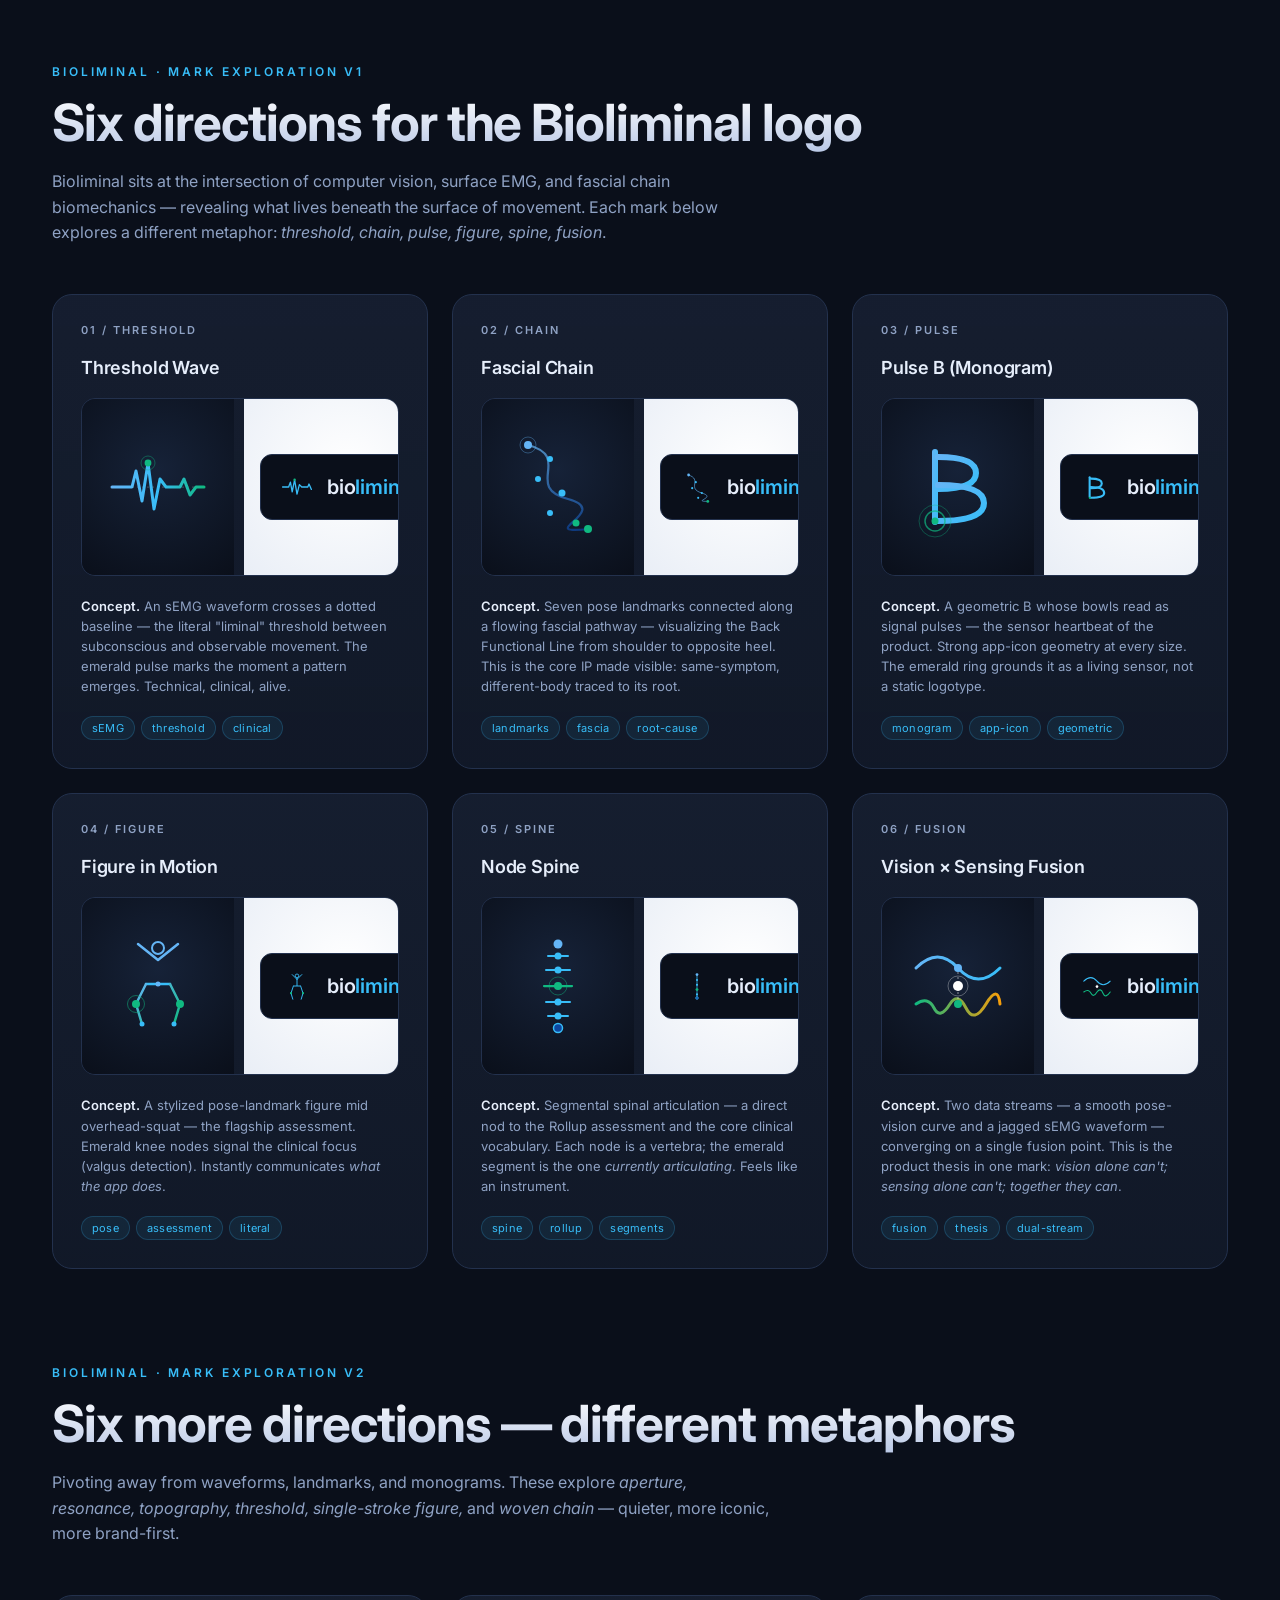
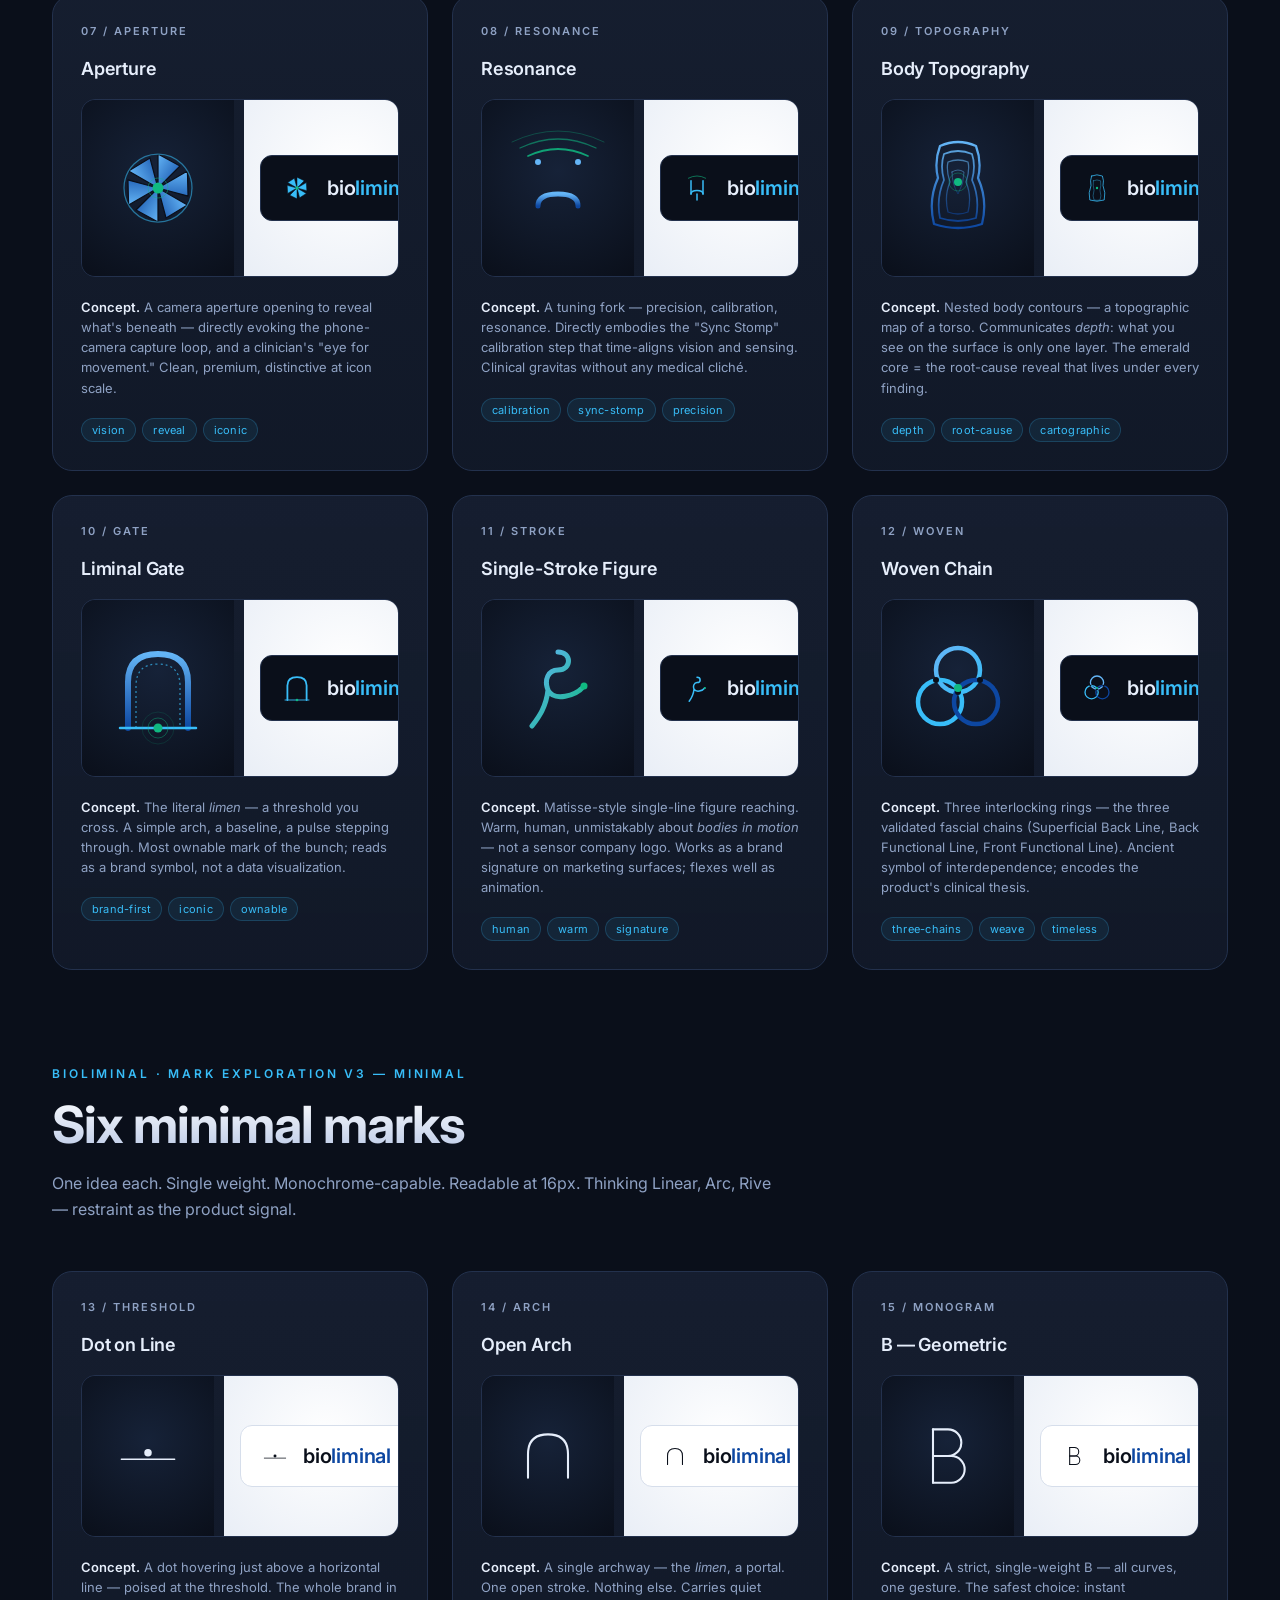
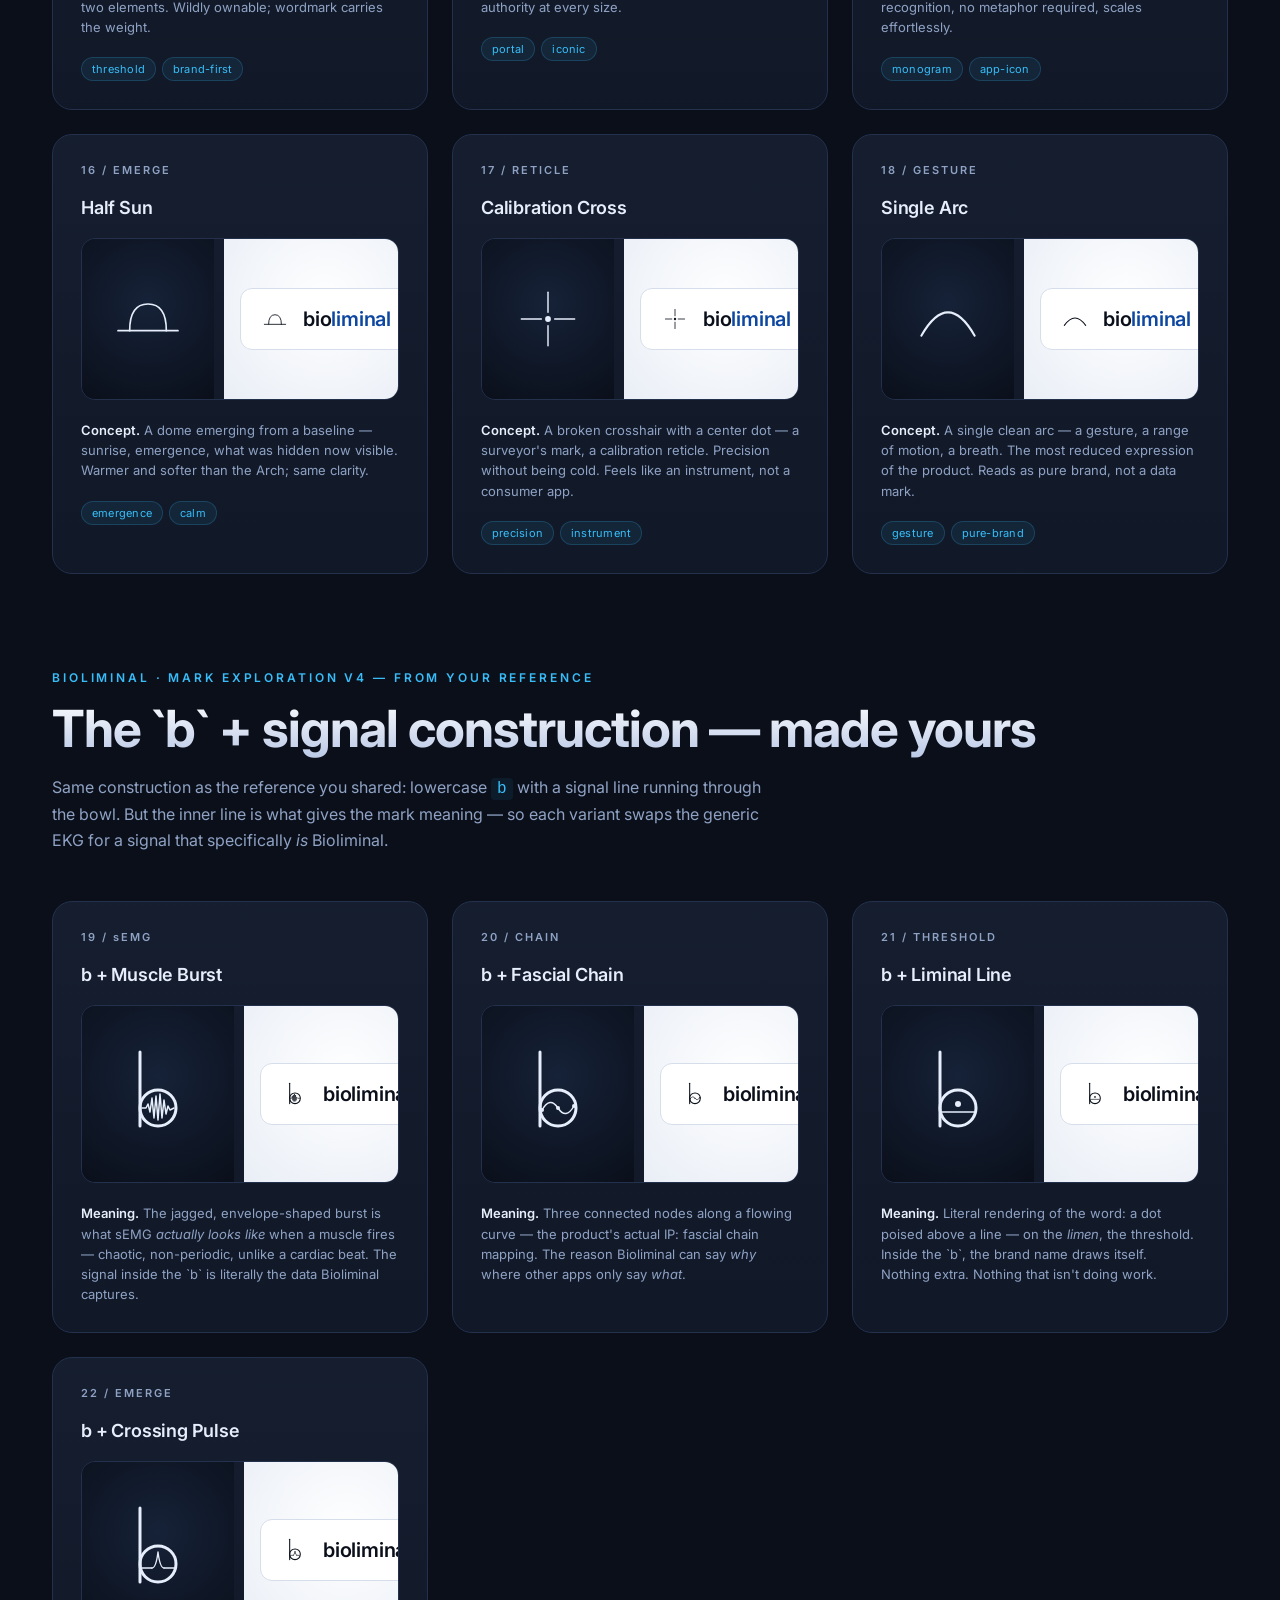
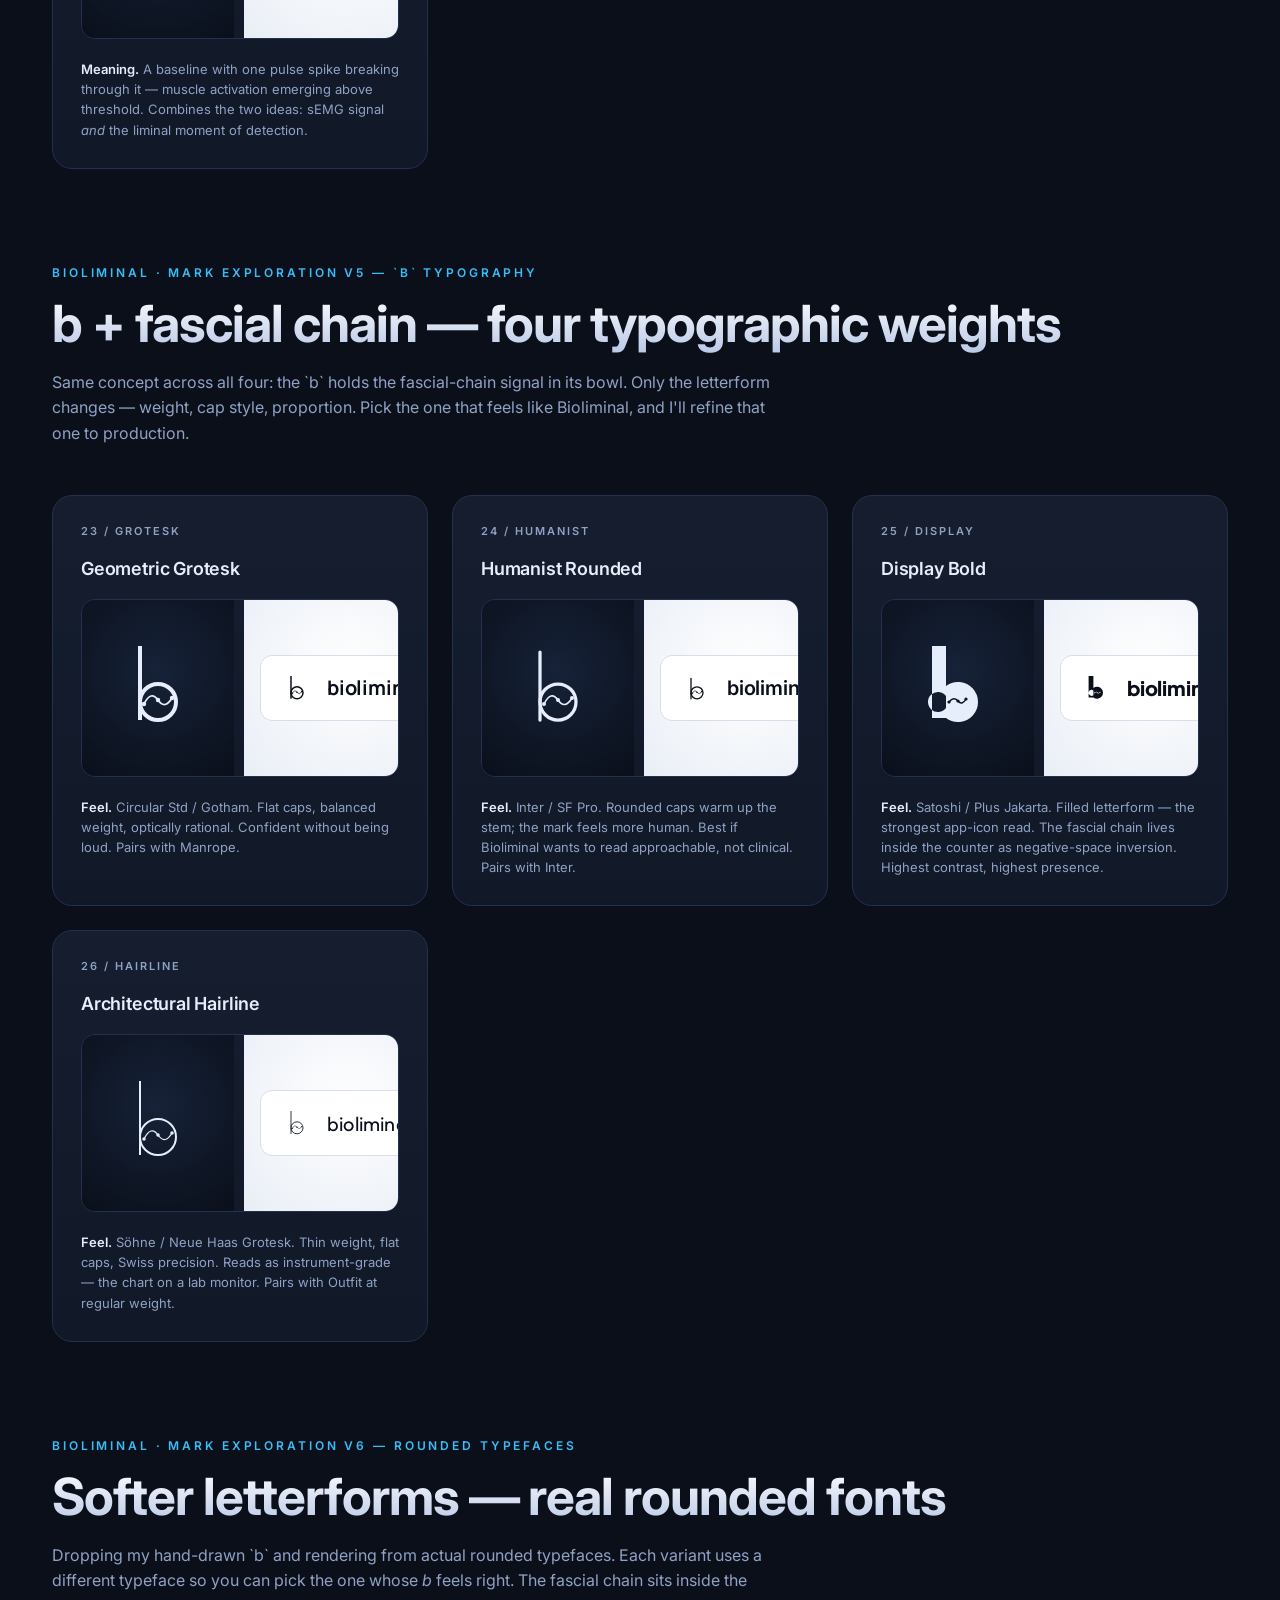
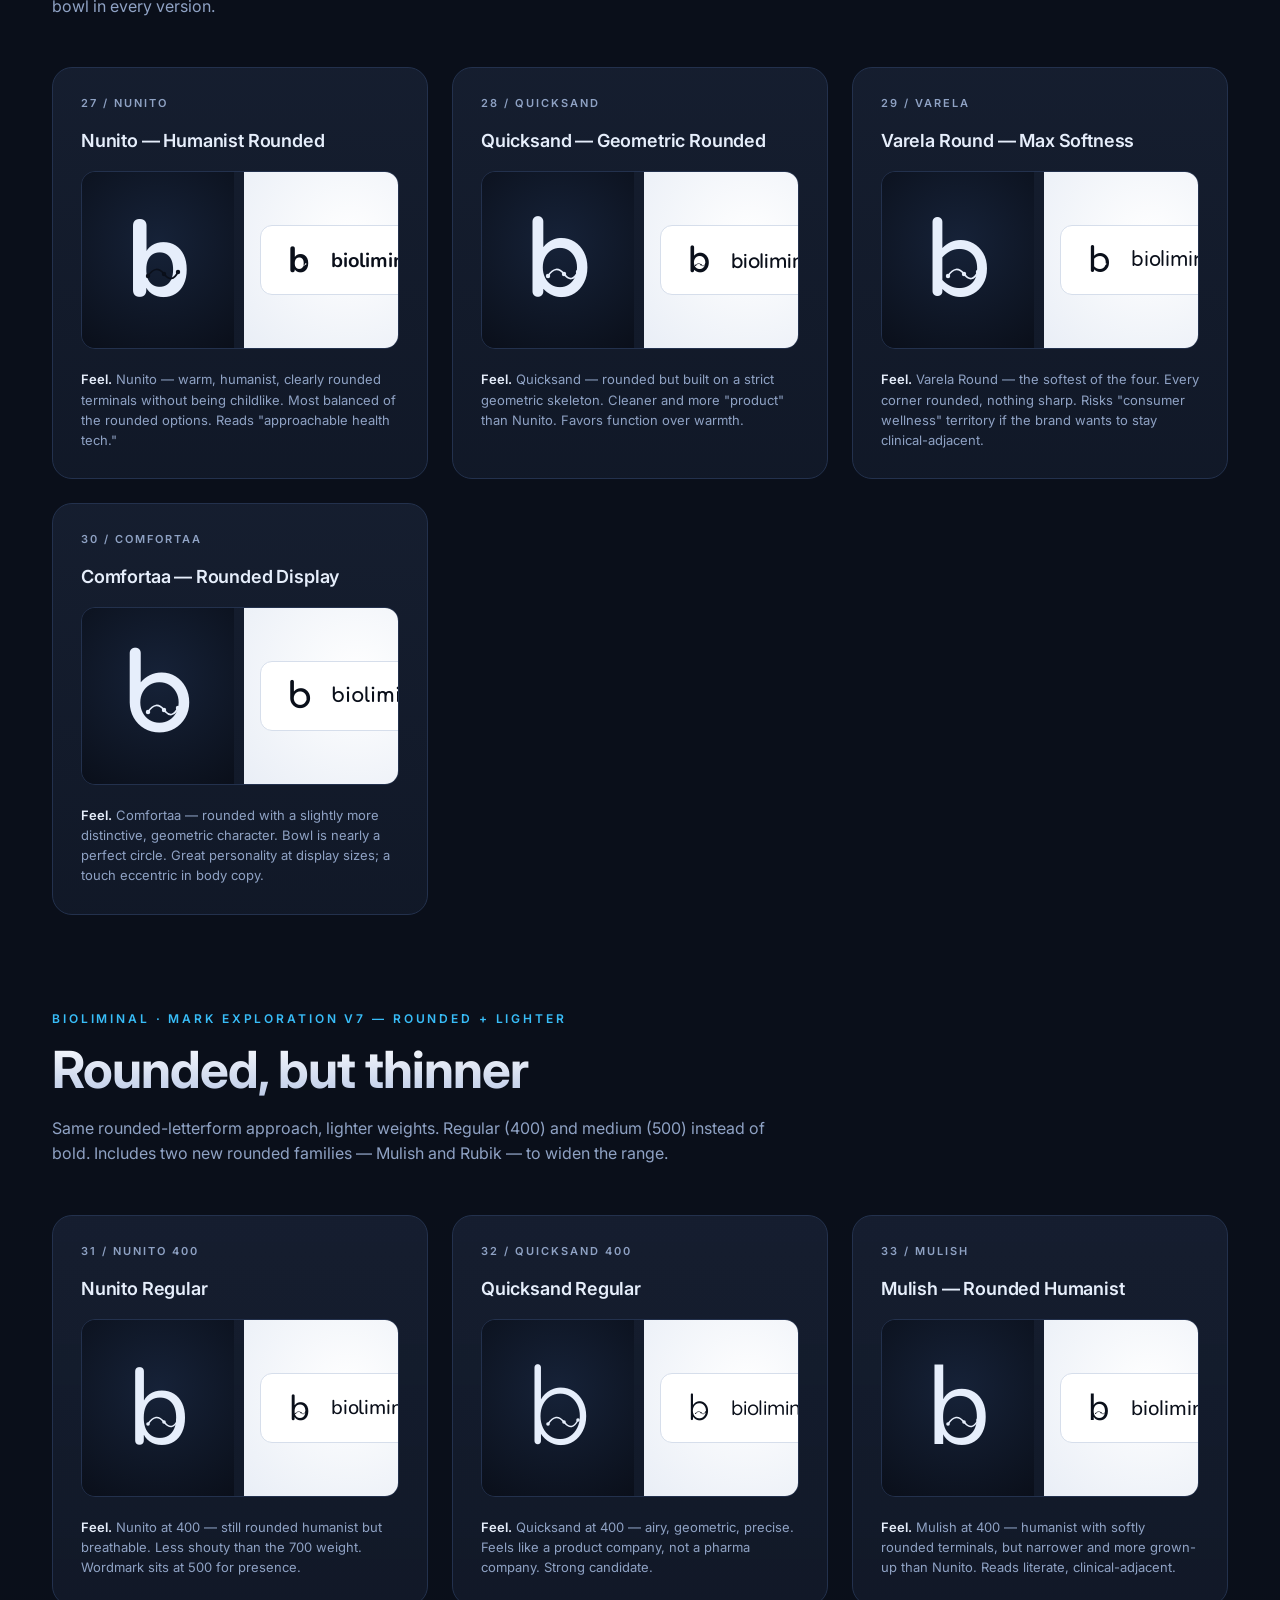
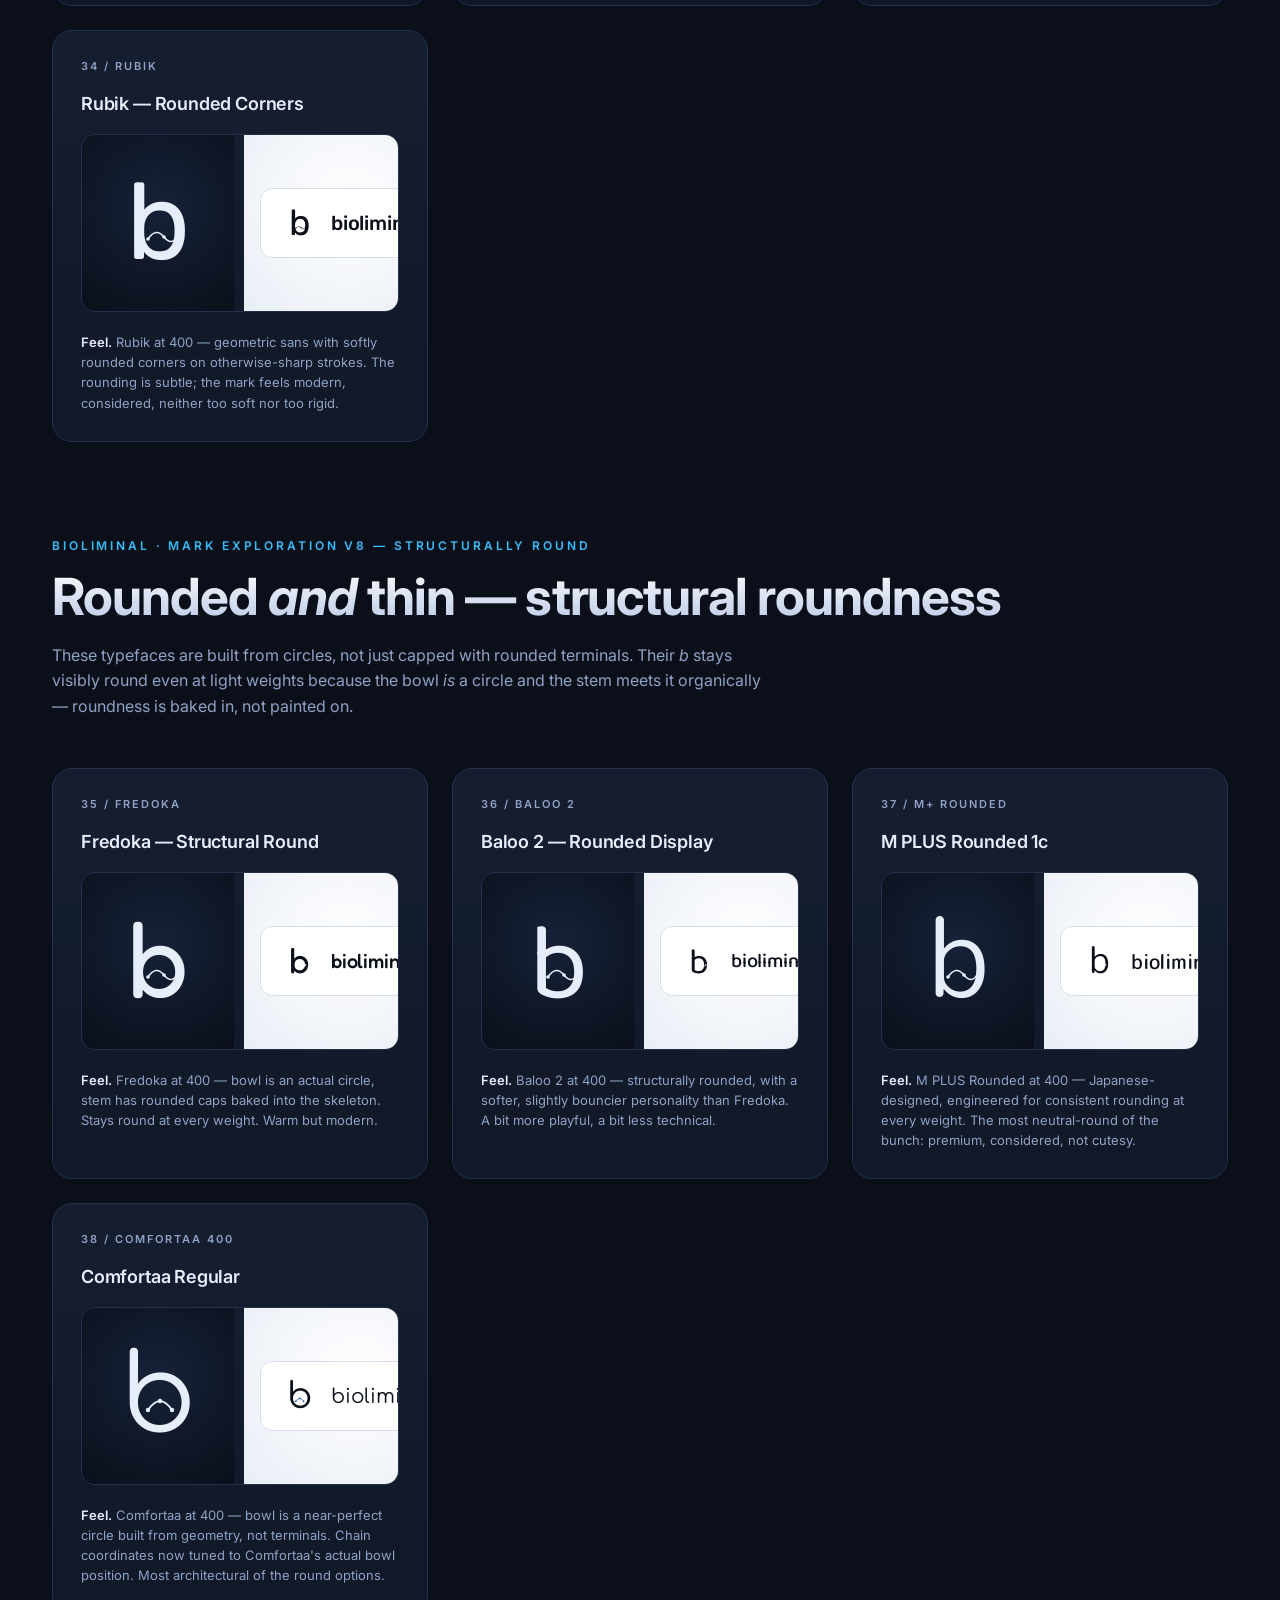
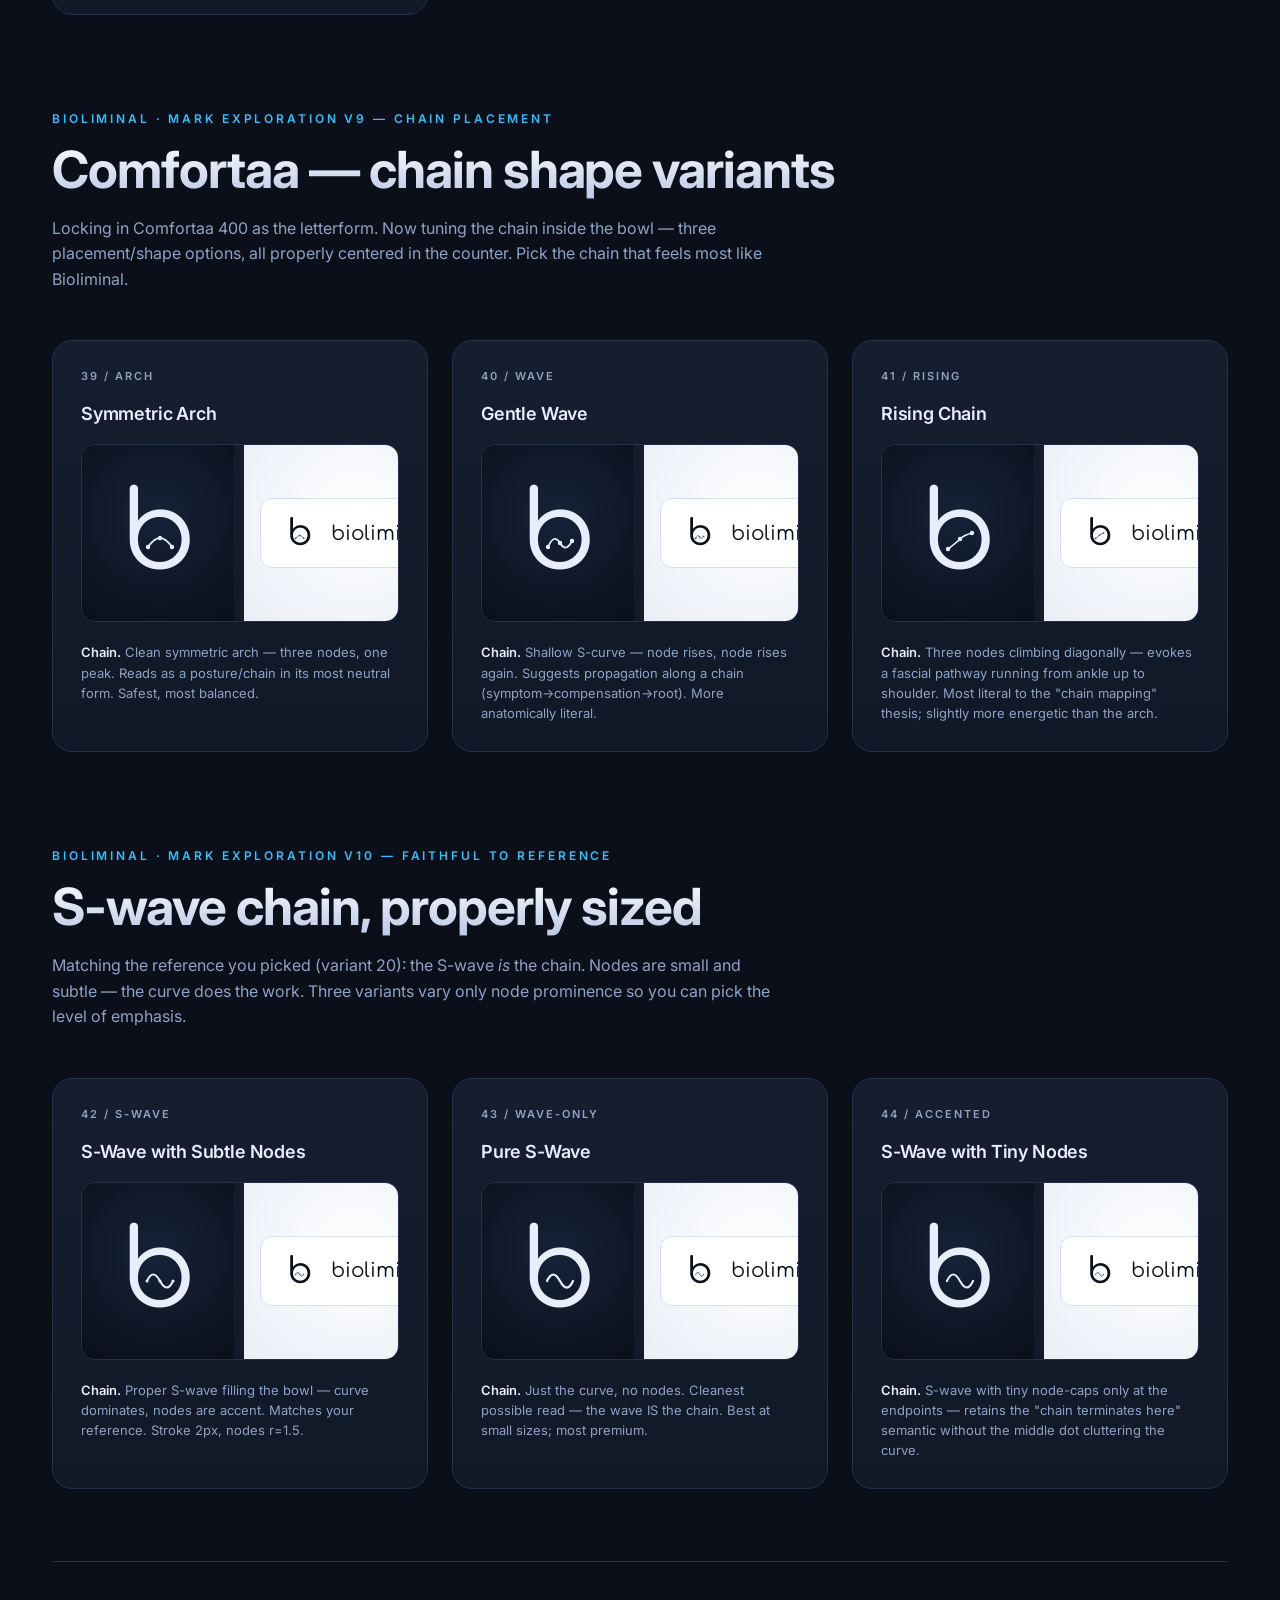
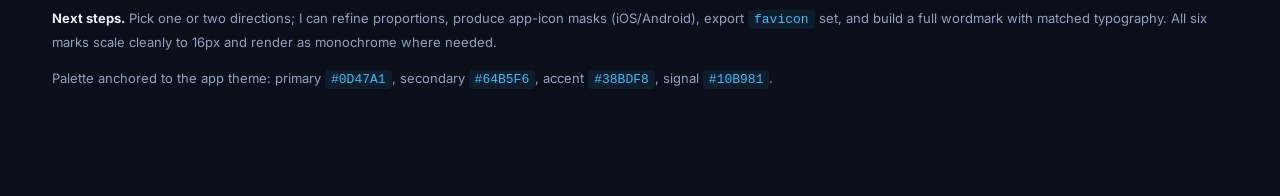
<file: docs/logo-mockups.html>
<!DOCTYPE html>
<html lang="en">
<head>
<meta charset="UTF-8" />
<meta name="viewport" content="width=device-width, initial-scale=1.0" />
<title>Bioliminal — Logo Exploration</title>
<link rel="preconnect" href="https://fonts.googleapis.com">
<link rel="preconnect" href="https://fonts.gstatic.com" crossorigin>
<link href="https://fonts.googleapis.com/css2?family=Inter:wght@400;500;600;700&family=Manrope:wght@400;600;800&family=Plus+Jakarta+Sans:wght@400;600;800&family=Outfit:wght@400;500;600&family=Nunito:wght@300;400;500;600;700;800&family=Quicksand:wght@300;400;500;600;700&family=Varela+Round&family=Comfortaa:wght@300;400;600;700&family=Mulish:wght@300;400;500;600&family=Rubik:wght@300;400;500;600&family=Fredoka:wght@300;400;500;600&family=Baloo+2:wght@400;500;600&family=M+PLUS+Rounded+1c:wght@300;400;500&display=swap" rel="stylesheet">
<style>
  :root {
    --bg: #0A0F1A;
    --surface: #121A2A;
    --surface-2: #1A2438;
    --ink: #E6EEFB;
    --ink-dim: #8FA2C4;
    --line: #23314D;
    --primary: #0D47A1;
    --secondary: #64B5F6;
    --accent: #38BDF8;
    --emerald: #10B981;
    --amber: #F59E0B;
  }
  * { box-sizing: border-box; }
  html, body {
    margin: 0;
    padding: 0;
    background:
      radial-gradient(1200px 600px at 10% -10%, rgba(56,189,248,0.08), transparent 60%),
      radial-gradient(1000px 500px at 90% 110%, rgba(13,71,161,0.22), transparent 55%),
      var(--bg);
    color: var(--ink);
    font-family: -apple-system, BlinkMacSystemFont, 'Inter', 'Segoe UI', Helvetica, Arial, sans-serif;
    -webkit-font-smoothing: antialiased;
    min-height: 100vh;
  }
  .wrap {
    max-width: 1240px;
    margin: 0 auto;
    padding: 64px 32px 96px;
  }
  header { margin-bottom: 48px; }
  .eyebrow {
    font-size: 12px;
    letter-spacing: 0.24em;
    text-transform: uppercase;
    color: var(--accent);
    margin: 0 0 12px;
    font-weight: 600;
  }
  h1 {
    font-size: clamp(32px, 4vw, 52px);
    font-weight: 700;
    margin: 0 0 16px;
    letter-spacing: -0.02em;
    background: linear-gradient(180deg, #FFFFFF 0%, #B9C8E6 100%);
    -webkit-background-clip: text;
    background-clip: text;
    -webkit-text-fill-color: transparent;
  }
  .lede {
    font-size: 16px;
    line-height: 1.6;
    color: var(--ink-dim);
    max-width: 720px;
    margin: 0;
  }
  .grid {
    display: grid;
    grid-template-columns: repeat(auto-fill, minmax(360px, 1fr));
    gap: 24px;
    margin-top: 48px;
  }
  .card {
    background: linear-gradient(180deg, rgba(26,36,56,0.7) 0%, rgba(18,26,42,0.85) 100%);
    border: 1px solid var(--line);
    border-radius: 20px;
    padding: 28px;
    display: flex;
    flex-direction: column;
    gap: 20px;
    transition: transform 180ms ease, border-color 180ms ease;
  }
  .card:hover {
    transform: translateY(-2px);
    border-color: rgba(56,189,248,0.4);
  }
  .card-head {
    display: flex;
    align-items: baseline;
    justify-content: space-between;
    gap: 12px;
  }
  .num {
    font-size: 11px;
    color: var(--ink-dim);
    letter-spacing: 0.18em;
    font-weight: 600;
  }
  .title {
    font-size: 18px;
    font-weight: 600;
    margin: 0;
    letter-spacing: -0.01em;
  }
  .stage {
    display: grid;
    grid-template-columns: 1fr 1fr;
    gap: 10px;
    border-radius: 14px;
    overflow: hidden;
    border: 1px solid var(--line);
  }
  .stage-dark {
    background: radial-gradient(circle at 50% 40%, #162238 0%, #0A0F1A 100%);
    padding: 28px 16px;
    display: flex;
    align-items: center;
    justify-content: center;
    min-height: 160px;
  }
  .stage-light {
    background: radial-gradient(circle at 50% 40%, #FFFFFF 0%, #E9EEF6 100%);
    padding: 28px 16px;
    display: flex;
    align-items: center;
    justify-content: center;
    min-height: 160px;
  }
  .lockup {
    display: flex;
    align-items: center;
    gap: 12px;
    padding: 14px 18px;
    background: rgba(10,15,26,0.55);
    border: 1px solid var(--line);
    border-radius: 12px;
  }
  .lockup .word {
    font-size: 20px;
    font-weight: 600;
    letter-spacing: -0.01em;
    color: var(--ink);
  }
  .lockup .word span { color: var(--accent); }
  .idea {
    font-size: 13px;
    line-height: 1.55;
    color: var(--ink-dim);
    margin: 0;
  }
  .idea strong { color: var(--ink); font-weight: 600; }
  .tags {
    display: flex;
    flex-wrap: wrap;
    gap: 6px;
  }
  .tag {
    font-size: 11px;
    padding: 4px 10px;
    border-radius: 999px;
    background: rgba(56,189,248,0.08);
    color: var(--accent);
    border: 1px solid rgba(56,189,248,0.2);
    letter-spacing: 0.02em;
  }
  footer {
    margin-top: 72px;
    padding-top: 32px;
    border-top: 1px solid var(--line);
    color: var(--ink-dim);
    font-size: 13px;
    line-height: 1.7;
  }
  footer code {
    font-family: ui-monospace, SFMono-Regular, Menlo, monospace;
    background: rgba(56,189,248,0.08);
    padding: 2px 6px;
    border-radius: 4px;
    color: var(--accent);
  }
</style>
</head>
<body>
<div class="wrap">
  <header>
    <p class="eyebrow">Bioliminal · Mark Exploration v1</p>
    <h1>Six directions for the Bioliminal logo</h1>
    <p class="lede">
      Bioliminal sits at the intersection of computer vision, surface EMG, and fascial chain
      biomechanics — revealing what lives beneath the surface of movement. Each mark below
      explores a different metaphor: <em>threshold, chain, pulse, figure, spine, fusion</em>.
    </p>
  </header>

  <section class="grid">

    <!-- ============================================ -->
    <!-- 01 — THRESHOLD WAVE                           -->
    <!-- ============================================ -->
    <article class="card">
      <div class="card-head">
        <span class="num">01 / THRESHOLD</span>
      </div>
      <h3 class="title">Threshold Wave</h3>
      <div class="stage">
        <div class="stage-dark">
          <svg viewBox="0 0 120 120" width="120" height="120" xmlns="http://www.w3.org/2000/svg" aria-label="Threshold Wave mark">
            <defs>
              <linearGradient id="tw1" x1="0" y1="0" x2="1" y2="0">
                <stop offset="0%" stop-color="#64B5F6"/>
                <stop offset="50%" stop-color="#38BDF8"/>
                <stop offset="100%" stop-color="#10B981"/>
              </linearGradient>
            </defs>
            <!-- baseline (the threshold) -->
            <line x1="14" y1="60" x2="106" y2="60" stroke="rgba(255,255,255,0.18)" stroke-width="1.25" stroke-dasharray="2 3"/>
            <!-- sEMG-style waveform crossing the line -->
            <path d="M14 60 L28 60 L34 60 L38 44 L44 74 L50 36 L56 82 L62 52 L68 60 L82 60 L86 52 L92 68 L98 60 L106 60"
                  fill="none" stroke="url(#tw1)" stroke-width="3" stroke-linecap="round" stroke-linejoin="round"/>
            <!-- pulse accent dot at the emergence point -->
            <circle cx="50" cy="36" r="3.4" fill="#10B981"/>
            <circle cx="50" cy="36" r="7" fill="none" stroke="#10B981" stroke-width="1" opacity="0.4"/>
          </svg>
        </div>
        <div class="stage-light">
          <div class="lockup" style="background:#0A0F1A;">
            <svg viewBox="0 0 60 60" width="36" height="36" xmlns="http://www.w3.org/2000/svg">
              <line x1="6" y1="30" x2="54" y2="30" stroke="rgba(255,255,255,0.2)" stroke-width="1" stroke-dasharray="2 3"/>
              <path d="M6 30 L16 30 L19 22 L22 38 L26 18 L30 42 L34 26 L38 30 L48 30 L50 25 L54 34"
                    fill="none" stroke="#38BDF8" stroke-width="2.2" stroke-linecap="round" stroke-linejoin="round"/>
              <circle cx="26" cy="18" r="2" fill="#10B981"/>
            </svg>
            <div class="word">bio<span>liminal</span></div>
          </div>
        </div>
      </div>
      <p class="idea">
        <strong>Concept.</strong> An sEMG waveform crosses a dotted baseline — the literal
        "liminal" threshold between subconscious and observable movement. The emerald pulse
        marks the moment a pattern emerges. Technical, clinical, alive.
      </p>
      <div class="tags">
        <span class="tag">sEMG</span><span class="tag">threshold</span><span class="tag">clinical</span>
      </div>
    </article>

    <!-- ============================================ -->
    <!-- 02 — FASCIAL CHAIN                            -->
    <!-- ============================================ -->
    <article class="card">
      <div class="card-head">
        <span class="num">02 / CHAIN</span>
      </div>
      <h3 class="title">Fascial Chain</h3>
      <div class="stage">
        <div class="stage-dark">
          <svg viewBox="0 0 120 120" width="120" height="120" xmlns="http://www.w3.org/2000/svg" aria-label="Fascial Chain mark">
            <defs>
              <linearGradient id="fc1" x1="0" y1="0" x2="0" y2="1">
                <stop offset="0%" stop-color="#64B5F6"/>
                <stop offset="100%" stop-color="#0D47A1"/>
              </linearGradient>
            </defs>
            <!-- flowing S-curve representing a fascial chain through the body -->
            <path d="M30 18 C 75 30, 25 60, 70 72 S 35 108, 90 102"
                  fill="none" stroke="url(#fc1)" stroke-width="2.25" stroke-linecap="round" opacity="0.7"/>
            <!-- landmark nodes along the chain -->
            <circle cx="30" cy="18" r="4" fill="#64B5F6"/>
            <circle cx="52" cy="32" r="3" fill="#38BDF8"/>
            <circle cx="40" cy="52" r="3" fill="#38BDF8"/>
            <circle cx="64" cy="66" r="3.5" fill="#38BDF8"/>
            <circle cx="52" cy="86" r="3" fill="#38BDF8"/>
            <circle cx="78" cy="96" r="3.5" fill="#10B981"/>
            <circle cx="90" cy="102" r="4" fill="#10B981"/>
            <!-- faint glow on anchor node -->
            <circle cx="30" cy="18" r="8" fill="none" stroke="#64B5F6" stroke-width="1" opacity="0.35"/>
          </svg>
        </div>
        <div class="stage-light">
          <div class="lockup" style="background:#0A0F1A;">
            <svg viewBox="0 0 60 60" width="36" height="36" xmlns="http://www.w3.org/2000/svg">
              <path d="M16 10 C 40 18, 12 32, 38 40 S 20 54, 48 54"
                    fill="none" stroke="#64B5F6" stroke-width="1.5" stroke-linecap="round" opacity="0.7"/>
              <circle cx="16" cy="10" r="2.3" fill="#64B5F6"/>
              <circle cx="28" cy="22" r="1.8" fill="#38BDF8"/>
              <circle cx="22" cy="32" r="1.8" fill="#38BDF8"/>
              <circle cx="38" cy="40" r="1.8" fill="#38BDF8"/>
              <circle cx="32" cy="48" r="1.8" fill="#38BDF8"/>
              <circle cx="48" cy="54" r="2.3" fill="#10B981"/>
            </svg>
            <div class="word">bio<span>liminal</span></div>
          </div>
        </div>
      </div>
      <p class="idea">
        <strong>Concept.</strong> Seven pose landmarks connected along a flowing fascial
        pathway — visualizing the Back Functional Line from shoulder to opposite heel. This
        is the core IP made visible: same-symptom, different-body traced to its root.
      </p>
      <div class="tags">
        <span class="tag">landmarks</span><span class="tag">fascia</span><span class="tag">root-cause</span>
      </div>
    </article>

    <!-- ============================================ -->
    <!-- 03 — PULSE B                                  -->
    <!-- ============================================ -->
    <article class="card">
      <div class="card-head">
        <span class="num">03 / PULSE</span>
      </div>
      <h3 class="title">Pulse B (Monogram)</h3>
      <div class="stage">
        <div class="stage-dark">
          <svg viewBox="0 0 120 120" width="120" height="120" xmlns="http://www.w3.org/2000/svg" aria-label="Pulse B monogram">
            <defs>
              <linearGradient id="pb1" x1="0" y1="0" x2="1" y2="1">
                <stop offset="0%" stop-color="#64B5F6"/>
                <stop offset="100%" stop-color="#38BDF8"/>
              </linearGradient>
            </defs>
            <!-- Vertical stem -->
            <rect x="34" y="22" width="6" height="76" rx="3" fill="url(#pb1)"/>
            <!-- Top bowl as a pulse arc -->
            <path d="M40 30 Q 78 30, 78 46 Q 78 62, 40 62"
                  fill="none" stroke="url(#pb1)" stroke-width="6" stroke-linecap="round"/>
            <!-- Bottom bowl as a second pulse arc -->
            <path d="M40 58 Q 86 58, 86 76 Q 86 94, 40 94"
                  fill="none" stroke="url(#pb1)" stroke-width="6" stroke-linecap="round"/>
            <!-- Signal pulse ring radiating from bottom -->
            <circle cx="37" cy="94" r="10" fill="none" stroke="#10B981" stroke-width="1.5" opacity="0.7"/>
            <circle cx="37" cy="94" r="16" fill="none" stroke="#10B981" stroke-width="1" opacity="0.35"/>
            <circle cx="37" cy="94" r="3.5" fill="#10B981"/>
          </svg>
        </div>
        <div class="stage-light">
          <div class="lockup" style="background:#0A0F1A;">
            <svg viewBox="0 0 60 60" width="36" height="36" xmlns="http://www.w3.org/2000/svg">
              <rect x="16" y="12" width="3.5" height="36" rx="1.75" fill="#38BDF8"/>
              <path d="M19.5 16 Q 38 16, 38 24 Q 38 32, 19.5 32" fill="none" stroke="#38BDF8" stroke-width="3.5" stroke-linecap="round"/>
              <path d="M19.5 30 Q 42 30, 42 40 Q 42 48, 19.5 48" fill="none" stroke="#38BDF8" stroke-width="3.5" stroke-linecap="round"/>
              <circle cx="18" cy="48" r="1.8" fill="#10B981"/>
            </svg>
            <div class="word">bio<span>liminal</span></div>
          </div>
        </div>
      </div>
      <p class="idea">
        <strong>Concept.</strong> A geometric B whose bowls read as signal pulses — the
        sensor heartbeat of the product. Strong app-icon geometry at every size.
        The emerald ring grounds it as a living sensor, not a static logotype.
      </p>
      <div class="tags">
        <span class="tag">monogram</span><span class="tag">app-icon</span><span class="tag">geometric</span>
      </div>
    </article>

    <!-- ============================================ -->
    <!-- 04 — FIGURE IN MOTION                         -->
    <!-- ============================================ -->
    <article class="card">
      <div class="card-head">
        <span class="num">04 / FIGURE</span>
      </div>
      <h3 class="title">Figure in Motion</h3>
      <div class="stage">
        <div class="stage-dark">
          <svg viewBox="0 0 120 120" width="120" height="120" xmlns="http://www.w3.org/2000/svg" aria-label="Figure in Motion mark">
            <defs>
              <linearGradient id="fm1" x1="0" y1="0" x2="1" y2="1">
                <stop offset="0%" stop-color="#64B5F6"/>
                <stop offset="100%" stop-color="#10B981"/>
              </linearGradient>
            </defs>
            <!-- Overhead squat silhouette as connected landmarks -->
            <!-- head -->
            <circle cx="60" cy="22" r="6" fill="none" stroke="#64B5F6" stroke-width="2"/>
            <!-- torso / spine -->
            <line x1="60" y1="28" x2="60" y2="58" stroke="url(#fm1)" stroke-width="2.5" stroke-linecap="round"/>
            <!-- arms overhead -->
            <path d="M60 34 L40 18 M60 34 L80 18" stroke="#64B5F6" stroke-width="2.5" stroke-linecap="round" fill="none"/>
            <!-- hips -->
            <line x1="48" y1="58" x2="72" y2="58" stroke="#38BDF8" stroke-width="2.5" stroke-linecap="round"/>
            <!-- legs in squat -->
            <path d="M48 58 L38 78 L44 98 M72 58 L82 78 L76 98" stroke="url(#fm1)" stroke-width="2.5" stroke-linecap="round" stroke-linejoin="round" fill="none"/>
            <!-- highlighted knee (finding node) -->
            <circle cx="38" cy="78" r="4" fill="#10B981"/>
            <circle cx="82" cy="78" r="4" fill="#10B981"/>
            <!-- confidence highlight ring on left knee -->
            <circle cx="38" cy="78" r="8.5" fill="none" stroke="#10B981" stroke-width="1" opacity="0.5"/>
            <!-- joint dots -->
            <circle cx="60" cy="58" r="2.5" fill="#64B5F6"/>
            <circle cx="44" cy="98" r="2.5" fill="#38BDF8"/>
            <circle cx="76" cy="98" r="2.5" fill="#38BDF8"/>
          </svg>
        </div>
        <div class="stage-light">
          <div class="lockup" style="background:#0A0F1A;">
            <svg viewBox="0 0 60 60" width="36" height="36" xmlns="http://www.w3.org/2000/svg">
              <circle cx="30" cy="13" r="3" fill="none" stroke="#38BDF8" stroke-width="1.4"/>
              <line x1="30" y1="16" x2="30" y2="30" stroke="#38BDF8" stroke-width="1.6"/>
              <path d="M30 19 L22 11 M30 19 L38 11" stroke="#38BDF8" stroke-width="1.6" fill="none" stroke-linecap="round"/>
              <line x1="24" y1="30" x2="36" y2="30" stroke="#38BDF8" stroke-width="1.6"/>
              <path d="M24 30 L20 42 L23 52 M36 30 L40 42 L37 52" stroke="#38BDF8" stroke-width="1.6" fill="none" stroke-linecap="round"/>
              <circle cx="20" cy="42" r="1.8" fill="#10B981"/>
              <circle cx="40" cy="42" r="1.8" fill="#10B981"/>
            </svg>
            <div class="word">bio<span>liminal</span></div>
          </div>
        </div>
      </div>
      <p class="idea">
        <strong>Concept.</strong> A stylized pose-landmark figure mid overhead-squat —
        the flagship assessment. Emerald knee nodes signal the clinical focus (valgus
        detection). Instantly communicates <em>what the app does</em>.
      </p>
      <div class="tags">
        <span class="tag">pose</span><span class="tag">assessment</span><span class="tag">literal</span>
      </div>
    </article>

    <!-- ============================================ -->
    <!-- 05 — NODE SPINE                               -->
    <!-- ============================================ -->
    <article class="card">
      <div class="card-head">
        <span class="num">05 / SPINE</span>
      </div>
      <h3 class="title">Node Spine</h3>
      <div class="stage">
        <div class="stage-dark">
          <svg viewBox="0 0 120 120" width="120" height="120" xmlns="http://www.w3.org/2000/svg" aria-label="Node Spine mark">
            <defs>
              <linearGradient id="ns1" x1="0" y1="0" x2="0" y2="1">
                <stop offset="0%" stop-color="#64B5F6"/>
                <stop offset="50%" stop-color="#38BDF8"/>
                <stop offset="100%" stop-color="#0D47A1"/>
              </linearGradient>
            </defs>
            <!-- vertebral stack: 7 linked nodes with offset pairs (lateral processes) -->
            <g stroke="url(#ns1)" stroke-width="2" fill="none" stroke-linecap="round">
              <line x1="60" y1="16" x2="60" y2="104"/>
            </g>
            <!-- segments -->
            <g>
              <!-- top (cranial) -->
              <circle cx="60" cy="18" r="4.5" fill="#64B5F6"/>
              <line x1="50" y1="30" x2="70" y2="30" stroke="#38BDF8" stroke-width="2" stroke-linecap="round"/>
              <circle cx="60" cy="30" r="3.5" fill="#38BDF8"/>
              <line x1="48" y1="44" x2="72" y2="44" stroke="#38BDF8" stroke-width="2" stroke-linecap="round"/>
              <circle cx="60" cy="44" r="3.5" fill="#38BDF8"/>
              <!-- articulation active (highlight) -->
              <line x1="46" y1="60" x2="74" y2="60" stroke="#10B981" stroke-width="2.25" stroke-linecap="round"/>
              <circle cx="60" cy="60" r="4" fill="#10B981"/>
              <circle cx="60" cy="60" r="9" fill="none" stroke="#10B981" stroke-width="1" opacity="0.45"/>
              <line x1="48" y1="76" x2="72" y2="76" stroke="#38BDF8" stroke-width="2" stroke-linecap="round"/>
              <circle cx="60" cy="76" r="3.5" fill="#38BDF8"/>
              <line x1="50" y1="90" x2="70" y2="90" stroke="#38BDF8" stroke-width="2" stroke-linecap="round"/>
              <circle cx="60" cy="90" r="3.5" fill="#38BDF8"/>
              <circle cx="60" cy="102" r="4.5" fill="#0D47A1" stroke="#38BDF8" stroke-width="1.5"/>
            </g>
          </svg>
        </div>
        <div class="stage-light">
          <div class="lockup" style="background:#0A0F1A;">
            <svg viewBox="0 0 60 60" width="36" height="36" xmlns="http://www.w3.org/2000/svg">
              <line x1="30" y1="10" x2="30" y2="50" stroke="#38BDF8" stroke-width="1.3"/>
              <g>
                <circle cx="30" cy="11" r="2.3" fill="#64B5F6"/>
                <circle cx="30" cy="20" r="1.8" fill="#38BDF8"/>
                <circle cx="30" cy="28" r="1.8" fill="#38BDF8"/>
                <circle cx="30" cy="36" r="2.4" fill="#10B981"/>
                <circle cx="30" cy="44" r="1.8" fill="#38BDF8"/>
                <circle cx="30" cy="50" r="2.3" fill="#0D47A1" stroke="#38BDF8" stroke-width="1"/>
              </g>
            </svg>
            <div class="word">bio<span>liminal</span></div>
          </div>
        </div>
      </div>
      <p class="idea">
        <strong>Concept.</strong> Segmental spinal articulation — a direct nod to the Rollup
        assessment and the core clinical vocabulary. Each node is a vertebra; the emerald
        segment is the one <em>currently articulating</em>. Feels like an instrument.
      </p>
      <div class="tags">
        <span class="tag">spine</span><span class="tag">rollup</span><span class="tag">segments</span>
      </div>
    </article>

    <!-- ============================================ -->
    <!-- 06 — FUSION                                   -->
    <!-- ============================================ -->
    <article class="card">
      <div class="card-head">
        <span class="num">06 / FUSION</span>
      </div>
      <h3 class="title">Vision × Sensing Fusion</h3>
      <div class="stage">
        <div class="stage-dark">
          <svg viewBox="0 0 120 120" width="120" height="120" xmlns="http://www.w3.org/2000/svg" aria-label="Vision x Sensing Fusion mark">
            <defs>
              <linearGradient id="fu1" x1="0" y1="0" x2="1" y2="0">
                <stop offset="0%" stop-color="#64B5F6"/>
                <stop offset="100%" stop-color="#38BDF8"/>
              </linearGradient>
              <linearGradient id="fu2" x1="0" y1="0" x2="1" y2="0">
                <stop offset="0%" stop-color="#10B981"/>
                <stop offset="100%" stop-color="#F59E0B"/>
              </linearGradient>
            </defs>
            <!-- Two intertwined strands: vision (cool, smooth) + sensing (warm, waveform) -->
            <!-- Vision strand -->
            <path d="M18 42 Q 40 20, 60 42 T 102 42"
                  fill="none" stroke="url(#fu1)" stroke-width="3" stroke-linecap="round"/>
            <!-- Sensing strand (waveform-ish) -->
            <path d="M18 78 Q 30 70, 36 82 T 52 78 Q 60 66, 68 82 T 88 78 T 102 78"
                  fill="none" stroke="url(#fu2)" stroke-width="3" stroke-linecap="round"/>
            <!-- Fusion nodes where strands converge visually -->
            <circle cx="60" cy="42" r="4" fill="#64B5F6"/>
            <circle cx="60" cy="78" r="4" fill="#10B981"/>
            <!-- Vertical connector suggesting data fusion -->
            <line x1="60" y1="46" x2="60" y2="74" stroke="rgba(255,255,255,0.4)" stroke-width="1.25" stroke-dasharray="2 3"/>
            <!-- center fusion dot -->
            <circle cx="60" cy="60" r="5" fill="#FFFFFF"/>
            <circle cx="60" cy="60" r="10" fill="none" stroke="#FFFFFF" stroke-width="1" opacity="0.3"/>
          </svg>
        </div>
        <div class="stage-light">
          <div class="lockup" style="background:#0A0F1A;">
            <svg viewBox="0 0 60 60" width="36" height="36" xmlns="http://www.w3.org/2000/svg">
              <path d="M8 22 Q 20 10, 30 22 T 52 22" fill="none" stroke="#38BDF8" stroke-width="1.8" stroke-linecap="round"/>
              <path d="M8 40 Q 16 34, 20 42 T 30 40 Q 36 32, 40 42 T 52 40" fill="none" stroke="#10B981" stroke-width="1.8" stroke-linecap="round"/>
              <line x1="30" y1="24" x2="30" y2="38" stroke="rgba(255,255,255,0.4)" stroke-width="1" stroke-dasharray="1 2"/>
              <circle cx="30" cy="31" r="2.2" fill="#FFFFFF"/>
            </svg>
            <div class="word">bio<span>liminal</span></div>
          </div>
        </div>
      </div>
      <p class="idea">
        <strong>Concept.</strong> Two data streams — a smooth pose-vision curve and a jagged
        sEMG waveform — converging on a single fusion point. This is the product thesis in
        one mark: <em>vision alone can't; sensing alone can't; together they can</em>.
      </p>
      <div class="tags">
        <span class="tag">fusion</span><span class="tag">thesis</span><span class="tag">dual-stream</span>
      </div>
    </article>

  </section>

  <header style="margin-top: 96px;">
    <p class="eyebrow">Bioliminal · Mark Exploration v2</p>
    <h1>Six more directions — different metaphors</h1>
    <p class="lede">
      Pivoting away from waveforms, landmarks, and monograms. These explore
      <em>aperture, resonance, topography, threshold, single-stroke figure,</em>
      and <em>woven chain</em> — quieter, more iconic, more brand-first.
    </p>
  </header>

  <section class="grid">

    <!-- ============================================ -->
    <!-- 07 — APERTURE                                 -->
    <!-- ============================================ -->
    <article class="card">
      <div class="card-head">
        <span class="num">07 / APERTURE</span>
      </div>
      <h3 class="title">Aperture</h3>
      <div class="stage">
        <div class="stage-dark">
          <svg viewBox="0 0 120 120" width="120" height="120" xmlns="http://www.w3.org/2000/svg" aria-label="Aperture mark">
            <defs>
              <linearGradient id="ap1" x1="0" y1="0" x2="1" y2="1">
                <stop offset="0%" stop-color="#64B5F6"/>
                <stop offset="100%" stop-color="#0D47A1"/>
              </linearGradient>
            </defs>
            <!-- six aperture blades forming an iris -->
            <g transform="translate(60 60)">
              <g fill="url(#ap1)" stroke="#0A0F1A" stroke-width="1.25" stroke-linejoin="round">
                <path d="M0 -34 L22 -22 L0 0 Z" transform="rotate(0)"/>
                <path d="M0 -34 L22 -22 L0 0 Z" transform="rotate(60)"/>
                <path d="M0 -34 L22 -22 L0 0 Z" transform="rotate(120)"/>
                <path d="M0 -34 L22 -22 L0 0 Z" transform="rotate(180)"/>
                <path d="M0 -34 L22 -22 L0 0 Z" transform="rotate(240)"/>
                <path d="M0 -34 L22 -22 L0 0 Z" transform="rotate(300)"/>
              </g>
              <!-- outer hair-ring -->
              <circle r="34" fill="none" stroke="#38BDF8" stroke-width="1.25" opacity="0.55"/>
              <!-- center pupil -->
              <circle r="5.5" fill="#10B981"/>
              <circle r="10" fill="none" stroke="#10B981" stroke-width="1" opacity="0.45"/>
            </g>
          </svg>
        </div>
        <div class="stage-light">
          <div class="lockup" style="background:#0A0F1A;">
            <svg viewBox="0 0 60 60" width="36" height="36" xmlns="http://www.w3.org/2000/svg">
              <g transform="translate(30 30)">
                <g fill="#38BDF8" stroke="#0A0F1A" stroke-width="0.8" stroke-linejoin="round">
                  <path d="M0 -18 L12 -12 L0 0 Z" transform="rotate(0)"/>
                  <path d="M0 -18 L12 -12 L0 0 Z" transform="rotate(60)"/>
                  <path d="M0 -18 L12 -12 L0 0 Z" transform="rotate(120)"/>
                  <path d="M0 -18 L12 -12 L0 0 Z" transform="rotate(180)"/>
                  <path d="M0 -18 L12 -12 L0 0 Z" transform="rotate(240)"/>
                  <path d="M0 -18 L12 -12 L0 0 Z" transform="rotate(300)"/>
                </g>
                <circle r="2.8" fill="#10B981"/>
              </g>
            </svg>
            <div class="word">bio<span>liminal</span></div>
          </div>
        </div>
      </div>
      <p class="idea">
        <strong>Concept.</strong> A camera aperture opening to reveal what's beneath —
        directly evoking the phone-camera capture loop, and a clinician's "eye for
        movement." Clean, premium, distinctive at icon scale.
      </p>
      <div class="tags">
        <span class="tag">vision</span><span class="tag">reveal</span><span class="tag">iconic</span>
      </div>
    </article>

    <!-- ============================================ -->
    <!-- 08 — RESONANCE                                -->
    <!-- ============================================ -->
    <article class="card">
      <div class="card-head">
        <span class="num">08 / RESONANCE</span>
      </div>
      <h3 class="title">Resonance</h3>
      <div class="stage">
        <div class="stage-dark">
          <svg viewBox="0 0 120 120" width="120" height="120" xmlns="http://www.w3.org/2000/svg" aria-label="Resonance mark">
            <defs>
              <linearGradient id="rs1" x1="0" y1="1" x2="0" y2="0">
                <stop offset="0%" stop-color="#0D47A1"/>
                <stop offset="100%" stop-color="#64B5F6"/>
              </linearGradient>
            </defs>
            <!-- tuning-fork silhouette -->
            <g stroke="url(#rs1)" stroke-width="5" stroke-linecap="round" fill="none">
              <!-- stem -->
              <line x1="60" y1="102" x2="60" y2="78"/>
              <!-- U-bend -->
              <path d="M40 78 Q 40 66, 60 66 Q 80 66, 80 78"/>
              <!-- tines -->
              <line x1="40" y1="78" x2="40" y2="34"/>
              <line x1="80" y1="78" x2="80" y2="34"/>
            </g>
            <!-- resonant pulse arcs at the tine tips -->
            <g fill="none" stroke="#10B981" stroke-linecap="round">
              <path d="M30 28 Q 60 14, 90 28" stroke-width="1.75" opacity="0.85"/>
              <path d="M22 20 Q 60 2, 98 20" stroke-width="1.25" opacity="0.55"/>
              <path d="M14 14 Q 60 -8, 106 14" stroke-width="1" opacity="0.3"/>
            </g>
            <!-- tine-tip dots -->
            <circle cx="40" cy="34" r="3" fill="#64B5F6"/>
            <circle cx="80" cy="34" r="3" fill="#64B5F6"/>
          </svg>
        </div>
        <div class="stage-light">
          <div class="lockup" style="background:#0A0F1A;">
            <svg viewBox="0 0 60 60" width="36" height="36" xmlns="http://www.w3.org/2000/svg">
              <g stroke="#38BDF8" stroke-width="2.5" stroke-linecap="round" fill="none">
                <line x1="30" y1="50" x2="30" y2="40"/>
                <path d="M20 40 Q 20 34, 30 34 Q 40 34, 40 40"/>
                <line x1="20" y1="40" x2="20" y2="18"/>
                <line x1="40" y1="40" x2="40" y2="18"/>
              </g>
              <path d="M15 14 Q 30 6, 45 14" fill="none" stroke="#10B981" stroke-width="1.2" opacity="0.8"/>
            </svg>
            <div class="word">bio<span>liminal</span></div>
          </div>
        </div>
      </div>
      <p class="idea">
        <strong>Concept.</strong> A tuning fork — precision, calibration, resonance.
        Directly embodies the "Sync Stomp" calibration step that time-aligns vision and
        sensing. Clinical gravitas without any medical cliché.
      </p>
      <div class="tags">
        <span class="tag">calibration</span><span class="tag">sync-stomp</span><span class="tag">precision</span>
      </div>
    </article>

    <!-- ============================================ -->
    <!-- 09 — TOPOGRAPHY                               -->
    <!-- ============================================ -->
    <article class="card">
      <div class="card-head">
        <span class="num">09 / TOPOGRAPHY</span>
      </div>
      <h3 class="title">Body Topography</h3>
      <div class="stage">
        <div class="stage-dark">
          <svg viewBox="0 0 120 120" width="120" height="120" xmlns="http://www.w3.org/2000/svg" aria-label="Body Topography mark">
            <defs>
              <linearGradient id="tp1" x1="0" y1="0" x2="0" y2="1">
                <stop offset="0%" stop-color="#64B5F6"/>
                <stop offset="100%" stop-color="#0D47A1"/>
              </linearGradient>
            </defs>
            <!-- nested body-silhouette contours, like a topographic map of a torso -->
            <g fill="none" stroke="url(#tp1)" stroke-linecap="round" stroke-linejoin="round">
              <!-- outermost -->
              <path d="M42 18 Q 60 10, 78 18 Q 84 34, 80 50 Q 90 72, 84 96 Q 60 104, 36 96 Q 30 72, 40 50 Q 36 34, 42 18 Z"
                    stroke-width="2.25"/>
              <!-- 2nd -->
              <path d="M46 26 Q 60 20, 74 26 Q 78 38, 74 52 Q 82 70, 78 90 Q 60 96, 42 90 Q 38 70, 46 52 Q 42 38, 46 26 Z"
                    stroke-width="1.75" opacity="0.85"/>
              <!-- 3rd -->
              <path d="M50 34 Q 60 30, 70 34 Q 72 42, 68 54 Q 74 68, 70 84 Q 60 88, 50 84 Q 46 68, 52 54 Q 48 42, 50 34 Z"
                    stroke-width="1.25" opacity="0.6"/>
              <!-- innermost -->
              <path d="M54 44 Q 60 40, 66 44 Q 66 56, 60 66 Q 54 56, 54 44 Z"
                    stroke-width="1" opacity="0.45"/>
            </g>
            <!-- core heat dot (the root) -->
            <circle cx="60" cy="54" r="4" fill="#10B981"/>
            <circle cx="60" cy="54" r="9" fill="none" stroke="#10B981" stroke-width="1" opacity="0.35"/>
          </svg>
        </div>
        <div class="stage-light">
          <div class="lockup" style="background:#0A0F1A;">
            <svg viewBox="0 0 60 60" width="36" height="36" xmlns="http://www.w3.org/2000/svg">
              <g fill="none" stroke="#38BDF8" stroke-linecap="round" stroke-linejoin="round">
                <path d="M21 10 Q 30 6, 39 10 Q 42 18, 40 26 Q 45 38, 42 50 Q 30 54, 18 50 Q 15 38, 20 26 Q 18 18, 21 10 Z" stroke-width="1.3"/>
                <path d="M24 18 Q 30 15, 36 18 Q 37 26, 35 34 Q 38 44, 35 50 Q 30 51, 25 50 Q 22 44, 25 34 Q 23 26, 24 18 Z" stroke-width="0.9" opacity="0.7"/>
              </g>
              <circle cx="30" cy="30" r="2" fill="#10B981"/>
            </svg>
            <div class="word">bio<span>liminal</span></div>
          </div>
        </div>
      </div>
      <p class="idea">
        <strong>Concept.</strong> Nested body contours — a topographic map of a torso.
        Communicates <em>depth</em>: what you see on the surface is only one layer.
        The emerald core = the root-cause reveal that lives under every finding.
      </p>
      <div class="tags">
        <span class="tag">depth</span><span class="tag">root-cause</span><span class="tag">cartographic</span>
      </div>
    </article>

    <!-- ============================================ -->
    <!-- 10 — THRESHOLD GATE                           -->
    <!-- ============================================ -->
    <article class="card">
      <div class="card-head">
        <span class="num">10 / GATE</span>
      </div>
      <h3 class="title">Liminal Gate</h3>
      <div class="stage">
        <div class="stage-dark">
          <svg viewBox="0 0 120 120" width="120" height="120" xmlns="http://www.w3.org/2000/svg" aria-label="Liminal Gate mark">
            <defs>
              <linearGradient id="lg1" x1="0" y1="0" x2="0" y2="1">
                <stop offset="0%" stop-color="#64B5F6"/>
                <stop offset="100%" stop-color="#0D47A1"/>
              </linearGradient>
            </defs>
            <!-- an archway / doorway — the threshold -->
            <path d="M30 100 L30 54 Q 30 26, 60 26 Q 90 26, 90 54 L90 100"
                  fill="none" stroke="url(#lg1)" stroke-width="6" stroke-linecap="round"/>
            <!-- the liminal line — the threshold itself -->
            <line x1="22" y1="100" x2="98" y2="100" stroke="#38BDF8" stroke-width="2.5" stroke-linecap="round"/>
            <!-- echo of the arch (the state on the other side) -->
            <path d="M38 100 L38 58 Q 38 36, 60 36 Q 82 36, 82 58 L82 100"
                  fill="none" stroke="#38BDF8" stroke-width="1.25" stroke-dasharray="2 3" opacity="0.7"/>
            <!-- passing through: emerald pulse stepping across the threshold -->
            <circle cx="60" cy="100" r="4.5" fill="#10B981"/>
            <circle cx="60" cy="100" r="10" fill="none" stroke="#10B981" stroke-width="1" opacity="0.4"/>
            <circle cx="60" cy="100" r="16" fill="none" stroke="#10B981" stroke-width="0.8" opacity="0.2"/>
          </svg>
        </div>
        <div class="stage-light">
          <div class="lockup" style="background:#0A0F1A;">
            <svg viewBox="0 0 60 60" width="36" height="36" xmlns="http://www.w3.org/2000/svg">
              <path d="M14 50 L14 26 Q 14 12, 30 12 Q 46 12, 46 26 L46 50"
                    fill="none" stroke="#38BDF8" stroke-width="3" stroke-linecap="round"/>
              <line x1="10" y1="50" x2="50" y2="50" stroke="#38BDF8" stroke-width="1.5" stroke-linecap="round"/>
              <circle cx="30" cy="50" r="2.2" fill="#10B981"/>
            </svg>
            <div class="word">bio<span>liminal</span></div>
          </div>
        </div>
      </div>
      <p class="idea">
        <strong>Concept.</strong> The literal <em>limen</em> — a threshold you cross.
        A simple arch, a baseline, a pulse stepping through. Most ownable mark of the
        bunch; reads as a brand symbol, not a data visualization.
      </p>
      <div class="tags">
        <span class="tag">brand-first</span><span class="tag">iconic</span><span class="tag">ownable</span>
      </div>
    </article>

    <!-- ============================================ -->
    <!-- 11 — SINGLE STROKE                            -->
    <!-- ============================================ -->
    <article class="card">
      <div class="card-head">
        <span class="num">11 / STROKE</span>
      </div>
      <h3 class="title">Single-Stroke Figure</h3>
      <div class="stage">
        <div class="stage-dark">
          <svg viewBox="0 0 120 120" width="120" height="120" xmlns="http://www.w3.org/2000/svg" aria-label="Single Stroke Figure mark">
            <defs>
              <linearGradient id="ss1" x1="0" y1="0" x2="1" y2="1">
                <stop offset="0%" stop-color="#64B5F6"/>
                <stop offset="100%" stop-color="#10B981"/>
              </linearGradient>
            </defs>
            <!-- one continuous stroke: head loop → torso arc → reaching arm → leg curl -->
            <path d="M60 24
                     C 74 24, 74 42, 60 42
                     C 50 42, 46 52, 50 62
                     C 56 74, 78 68, 86 58
                     M 50 62
                     C 48 80, 40 90, 34 98"
                  fill="none"
                  stroke="url(#ss1)"
                  stroke-width="5"
                  stroke-linecap="round"
                  stroke-linejoin="round"/>
            <!-- terminal accent dot -->
            <circle cx="86" cy="58" r="3.5" fill="#10B981"/>
          </svg>
        </div>
        <div class="stage-light">
          <div class="lockup" style="background:#0A0F1A;">
            <svg viewBox="0 0 60 60" width="36" height="36" xmlns="http://www.w3.org/2000/svg">
              <path d="M30 12
                       C 37 12, 37 21, 30 21
                       C 25 21, 23 27, 25 32
                       C 29 38, 39 35, 43 30
                       M 25 32
                       C 24 42, 20 48, 17 52"
                    fill="none" stroke="#38BDF8" stroke-width="2.5"
                    stroke-linecap="round" stroke-linejoin="round"/>
              <circle cx="43" cy="30" r="1.8" fill="#10B981"/>
            </svg>
            <div class="word">bio<span>liminal</span></div>
          </div>
        </div>
      </div>
      <p class="idea">
        <strong>Concept.</strong> Matisse-style single-line figure reaching. Warm, human,
        unmistakably about <em>bodies in motion</em> — not a sensor company logo. Works
        as a brand signature on marketing surfaces; flexes well as animation.
      </p>
      <div class="tags">
        <span class="tag">human</span><span class="tag">warm</span><span class="tag">signature</span>
      </div>
    </article>

    <!-- ============================================ -->
    <!-- 12 — WOVEN                                    -->
    <!-- ============================================ -->
    <article class="card">
      <div class="card-head">
        <span class="num">12 / WOVEN</span>
      </div>
      <h3 class="title">Woven Chain</h3>
      <div class="stage">
        <div class="stage-dark">
          <svg viewBox="0 0 120 120" width="120" height="120" xmlns="http://www.w3.org/2000/svg" aria-label="Woven Chain mark">
            <defs>
              <linearGradient id="wv1" x1="0" y1="0" x2="1" y2="1">
                <stop offset="0%" stop-color="#64B5F6"/>
                <stop offset="100%" stop-color="#38BDF8"/>
              </linearGradient>
            </defs>
            <!-- Borromean-style three interlocking rings (fascia as weave) -->
            <g fill="none" stroke-width="4.5" stroke-linecap="round">
              <!-- ring 1 (top) -->
              <circle cx="60" cy="42" r="22" stroke="url(#wv1)"/>
              <!-- ring 2 (bottom-left) -->
              <circle cx="42" cy="74" r="22" stroke="#38BDF8"/>
              <!-- ring 3 (bottom-right) -->
              <circle cx="78" cy="74" r="22" stroke="#0D47A1"/>
            </g>
            <!-- weave "over/under" accents (tiny gap tricks) -->
            <g fill="#0A0F1A">
              <!-- small masks at crossings to suggest interlock -->
              <circle cx="60" cy="64" r="3"/>
              <circle cx="38" cy="52" r="3"/>
              <circle cx="82" cy="52" r="3"/>
            </g>
            <!-- central convergence node -->
            <circle cx="60" cy="60" r="4" fill="#10B981"/>
          </svg>
        </div>
        <div class="stage-light">
          <div class="lockup" style="background:#0A0F1A;">
            <svg viewBox="0 0 60 60" width="36" height="36" xmlns="http://www.w3.org/2000/svg">
              <g fill="none" stroke-width="2.2" stroke-linecap="round">
                <circle cx="30" cy="21" r="11" stroke="#64B5F6"/>
                <circle cx="21" cy="37" r="11" stroke="#38BDF8"/>
                <circle cx="39" cy="37" r="11" stroke="#0D47A1"/>
              </g>
              <g fill="#0A0F1A">
                <circle cx="30" cy="32" r="1.6"/>
                <circle cx="19" cy="26" r="1.6"/>
                <circle cx="41" cy="26" r="1.6"/>
              </g>
              <circle cx="30" cy="30" r="1.8" fill="#10B981"/>
            </svg>
            <div class="word">bio<span>liminal</span></div>
          </div>
        </div>
      </div>
      <p class="idea">
        <strong>Concept.</strong> Three interlocking rings — the three validated fascial
        chains (Superficial Back Line, Back Functional Line, Front Functional Line).
        Ancient symbol of interdependence; encodes the product's clinical thesis.
      </p>
      <div class="tags">
        <span class="tag">three-chains</span><span class="tag">weave</span><span class="tag">timeless</span>
      </div>
    </article>

  </section>

  <header style="margin-top: 96px;">
    <p class="eyebrow">Bioliminal · Mark Exploration v3 — Minimal</p>
    <h1>Six minimal marks</h1>
    <p class="lede">
      One idea each. Single weight. Monochrome-capable. Readable at 16px.
      Thinking Linear, Arc, Rive — restraint as the product signal.
    </p>
  </header>

  <section class="grid">

    <!-- ============================================ -->
    <!-- 13 — THRESHOLD DOT                            -->
    <!-- ============================================ -->
    <article class="card">
      <div class="card-head">
        <span class="num">13 / THRESHOLD</span>
      </div>
      <h3 class="title">Dot on Line</h3>
      <div class="stage">
        <div class="stage-dark">
          <svg viewBox="0 0 120 120" width="100" height="100" xmlns="http://www.w3.org/2000/svg" aria-label="Dot on Line mark">
            <line x1="28" y1="64" x2="92" y2="64" stroke="#E6EEFB" stroke-width="1.75" stroke-linecap="round"/>
            <circle cx="60" cy="56" r="4.5" fill="#E6EEFB"/>
          </svg>
        </div>
        <div class="stage-light">
          <div class="lockup" style="background:#FFFFFF; border-color:#D6DEEB;">
            <svg viewBox="0 0 60 60" width="32" height="32" xmlns="http://www.w3.org/2000/svg">
              <line x1="10" y1="34" x2="50" y2="34" stroke="#0A0F1A" stroke-width="1.4" stroke-linecap="round"/>
              <circle cx="30" cy="30" r="2.8" fill="#0A0F1A"/>
            </svg>
            <div class="word" style="color:#0A0F1A;">bio<span style="color:#0D47A1;">liminal</span></div>
          </div>
        </div>
      </div>
      <p class="idea">
        <strong>Concept.</strong> A dot hovering just above a horizontal line — poised at
        the threshold. The whole brand in two elements. Wildly ownable; wordmark carries
        the weight.
      </p>
      <div class="tags">
        <span class="tag">threshold</span><span class="tag">brand-first</span>
      </div>
    </article>

    <!-- ============================================ -->
    <!-- 14 — ARCH                                     -->
    <!-- ============================================ -->
    <article class="card">
      <div class="card-head">
        <span class="num">14 / ARCH</span>
      </div>
      <h3 class="title">Open Arch</h3>
      <div class="stage">
        <div class="stage-dark">
          <svg viewBox="0 0 120 120" width="100" height="100" xmlns="http://www.w3.org/2000/svg" aria-label="Open Arch mark">
            <path d="M36 86 L36 58 Q 36 34, 60 34 Q 84 34, 84 58 L84 86"
                  fill="none" stroke="#E6EEFB" stroke-width="2.5" stroke-linecap="round"/>
          </svg>
        </div>
        <div class="stage-light">
          <div class="lockup" style="background:#FFFFFF; border-color:#D6DEEB;">
            <svg viewBox="0 0 60 60" width="32" height="32" xmlns="http://www.w3.org/2000/svg">
              <path d="M16 46 L16 30 Q 16 16, 30 16 Q 44 16, 44 30 L44 46"
                    fill="none" stroke="#0A0F1A" stroke-width="2" stroke-linecap="round"/>
            </svg>
            <div class="word" style="color:#0A0F1A;">bio<span style="color:#0D47A1;">liminal</span></div>
          </div>
        </div>
      </div>
      <p class="idea">
        <strong>Concept.</strong> A single archway — the <em>limen</em>, a portal. One
        open stroke. Nothing else. Carries quiet authority at every size.
      </p>
      <div class="tags">
        <span class="tag">portal</span><span class="tag">iconic</span>
      </div>
    </article>

    <!-- ============================================ -->
    <!-- 15 — B MONOGRAM                               -->
    <!-- ============================================ -->
    <article class="card">
      <div class="card-head">
        <span class="num">15 / MONOGRAM</span>
      </div>
      <h3 class="title">B — Geometric</h3>
      <div class="stage">
        <div class="stage-dark">
          <svg viewBox="0 0 120 120" width="100" height="100" xmlns="http://www.w3.org/2000/svg" aria-label="B monogram">
            <g fill="none" stroke="#E6EEFB" stroke-width="2.5" stroke-linecap="round" stroke-linejoin="round">
              <line x1="42" y1="28" x2="42" y2="92"/>
              <path d="M42 28 L60 28 A 16 16 0 0 1 60 60 L42 60"/>
              <path d="M42 60 L64 60 A 16 16 0 0 1 64 92 L42 92"/>
            </g>
          </svg>
        </div>
        <div class="stage-light">
          <div class="lockup" style="background:#FFFFFF; border-color:#D6DEEB;">
            <svg viewBox="0 0 60 60" width="32" height="32" xmlns="http://www.w3.org/2000/svg">
              <g fill="none" stroke="#0A0F1A" stroke-width="2" stroke-linecap="round" stroke-linejoin="round">
                <line x1="20" y1="14" x2="20" y2="46"/>
                <path d="M20 14 L29 14 A 8 8 0 0 1 29 30 L20 30"/>
                <path d="M20 30 L31 30 A 8 8 0 0 1 31 46 L20 46"/>
              </g>
            </svg>
            <div class="word" style="color:#0A0F1A;">bio<span style="color:#0D47A1;">liminal</span></div>
          </div>
        </div>
      </div>
      <p class="idea">
        <strong>Concept.</strong> A strict, single-weight B — all curves, one gesture.
        The safest choice: instant recognition, no metaphor required, scales effortlessly.
      </p>
      <div class="tags">
        <span class="tag">monogram</span><span class="tag">app-icon</span>
      </div>
    </article>

    <!-- ============================================ -->
    <!-- 16 — EMERGE                                   -->
    <!-- ============================================ -->
    <article class="card">
      <div class="card-head">
        <span class="num">16 / EMERGE</span>
      </div>
      <h3 class="title">Half Sun</h3>
      <div class="stage">
        <div class="stage-dark">
          <svg viewBox="0 0 120 120" width="100" height="100" xmlns="http://www.w3.org/2000/svg" aria-label="Half Sun mark">
            <line x1="24" y1="74" x2="96" y2="74" stroke="#E6EEFB" stroke-width="2" stroke-linecap="round"/>
            <path d="M38 74 Q 38 42, 60 42 Q 82 42, 82 74"
                  fill="none" stroke="#E6EEFB" stroke-width="2" stroke-linecap="round"/>
          </svg>
        </div>
        <div class="stage-light">
          <div class="lockup" style="background:#FFFFFF; border-color:#D6DEEB;">
            <svg viewBox="0 0 60 60" width="32" height="32" xmlns="http://www.w3.org/2000/svg">
              <line x1="10" y1="40" x2="50" y2="40" stroke="#0A0F1A" stroke-width="1.6" stroke-linecap="round"/>
              <path d="M18 40 Q 18 22, 30 22 Q 42 22, 42 40" fill="none" stroke="#0A0F1A" stroke-width="1.6" stroke-linecap="round"/>
            </svg>
            <div class="word" style="color:#0A0F1A;">bio<span style="color:#0D47A1;">liminal</span></div>
          </div>
        </div>
      </div>
      <p class="idea">
        <strong>Concept.</strong> A dome emerging from a baseline — sunrise, emergence,
        what was hidden now visible. Warmer and softer than the Arch; same clarity.
      </p>
      <div class="tags">
        <span class="tag">emergence</span><span class="tag">calm</span>
      </div>
    </article>

    <!-- ============================================ -->
    <!-- 17 — RETICLE                                  -->
    <!-- ============================================ -->
    <article class="card">
      <div class="card-head">
        <span class="num">17 / RETICLE</span>
      </div>
      <h3 class="title">Calibration Cross</h3>
      <div class="stage">
        <div class="stage-dark">
          <svg viewBox="0 0 120 120" width="100" height="100" xmlns="http://www.w3.org/2000/svg" aria-label="Calibration Cross mark">
            <g stroke="#E6EEFB" stroke-width="1.75" stroke-linecap="round" fill="none">
              <line x1="60" y1="28" x2="60" y2="52"/>
              <line x1="60" y1="68" x2="60" y2="92"/>
              <line x1="28" y1="60" x2="52" y2="60"/>
              <line x1="68" y1="60" x2="92" y2="60"/>
            </g>
            <circle cx="60" cy="60" r="3.5" fill="#E6EEFB"/>
          </svg>
        </div>
        <div class="stage-light">
          <div class="lockup" style="background:#FFFFFF; border-color:#D6DEEB;">
            <svg viewBox="0 0 60 60" width="32" height="32" xmlns="http://www.w3.org/2000/svg">
              <g stroke="#0A0F1A" stroke-width="1.5" stroke-linecap="round" fill="none">
                <line x1="30" y1="12" x2="30" y2="24"/>
                <line x1="30" y1="36" x2="30" y2="48"/>
                <line x1="12" y1="30" x2="24" y2="30"/>
                <line x1="36" y1="30" x2="48" y2="30"/>
              </g>
              <circle cx="30" cy="30" r="2.2" fill="#0A0F1A"/>
            </svg>
            <div class="word" style="color:#0A0F1A;">bio<span style="color:#0D47A1;">liminal</span></div>
          </div>
        </div>
      </div>
      <p class="idea">
        <strong>Concept.</strong> A broken crosshair with a center dot — a surveyor's
        mark, a calibration reticle. Precision without being cold. Feels like
        an instrument, not a consumer app.
      </p>
      <div class="tags">
        <span class="tag">precision</span><span class="tag">instrument</span>
      </div>
    </article>

    <!-- ============================================ -->
    <!-- 18 — GESTURE                                  -->
    <!-- ============================================ -->
    <article class="card">
      <div class="card-head">
        <span class="num">18 / GESTURE</span>
      </div>
      <h3 class="title">Single Arc</h3>
      <div class="stage">
        <div class="stage-dark">
          <svg viewBox="0 0 120 120" width="100" height="100" xmlns="http://www.w3.org/2000/svg" aria-label="Single Arc mark">
            <path d="M28 80 Q 60 24, 92 80"
                  fill="none" stroke="#E6EEFB" stroke-width="2.5" stroke-linecap="round"/>
          </svg>
        </div>
        <div class="stage-light">
          <div class="lockup" style="background:#FFFFFF; border-color:#D6DEEB;">
            <svg viewBox="0 0 60 60" width="32" height="32" xmlns="http://www.w3.org/2000/svg">
              <path d="M10 42 Q 30 14, 50 42"
                    fill="none" stroke="#0A0F1A" stroke-width="2" stroke-linecap="round"/>
            </svg>
            <div class="word" style="color:#0A0F1A;">bio<span style="color:#0D47A1;">liminal</span></div>
          </div>
        </div>
      </div>
      <p class="idea">
        <strong>Concept.</strong> A single clean arc — a gesture, a range of motion,
        a breath. The most reduced expression of the product. Reads as pure brand,
        not a data mark.
      </p>
      <div class="tags">
        <span class="tag">gesture</span><span class="tag">pure-brand</span>
      </div>
    </article>

  </section>

  <header style="margin-top: 96px;">
    <p class="eyebrow">Bioliminal · Mark Exploration v4 — From Your Reference</p>
    <h1>The `b` + signal construction — made yours</h1>
    <p class="lede">
      Same construction as the reference you shared: lowercase <code style="background:rgba(56,189,248,0.08);color:var(--accent);padding:2px 6px;border-radius:4px;">b</code> with a
      signal line running through the bowl. But the inner line is what gives the mark
      meaning — so each variant swaps the generic EKG for a signal
      that specifically <em>is</em> Bioliminal.
    </p>
  </header>

  <section class="grid">

    <!-- ============================================ -->
    <!-- 19 — b + sEMG BURST                           -->
    <!-- ============================================ -->
    <article class="card">
      <div class="card-head">
        <span class="num">19 / sEMG</span>
      </div>
      <h3 class="title">b + Muscle Burst</h3>
      <div class="stage">
        <div class="stage-dark">
          <svg viewBox="0 0 120 120" width="120" height="120" xmlns="http://www.w3.org/2000/svg" aria-label="b + sEMG burst">
            <!-- stem -->
            <line x1="42" y1="18" x2="42" y2="92" stroke="#E6EEFB" stroke-width="3" stroke-linecap="round"/>
            <!-- bowl -->
            <circle cx="60" cy="74" r="18" fill="none" stroke="#E6EEFB" stroke-width="3"/>
            <!-- sEMG-style burst: dense, jagged, envelope-shaped (not cardiac) -->
            <path d="M44 74 L48 74 L50 70 L52 78 L54 64 L56 84 L58 62 L60 86 L62 60 L64 84 L66 66 L68 80 L70 72 L72 76 L76 74"
                  fill="none" stroke="#E6EEFB" stroke-width="1.5" stroke-linecap="round" stroke-linejoin="round"/>
          </svg>
        </div>
        <div class="stage-light">
          <div class="lockup" style="background:#FFFFFF; border-color:#D6DEEB;">
            <svg viewBox="0 0 60 60" width="32" height="32" xmlns="http://www.w3.org/2000/svg">
              <line x1="20" y1="10" x2="20" y2="48" stroke="#0A0F1A" stroke-width="2" stroke-linecap="round"/>
              <circle cx="30" cy="38" r="10" fill="none" stroke="#0A0F1A" stroke-width="2"/>
              <path d="M21 38 L24 38 L25 34 L26 42 L27 32 L28 44 L29 30 L30 44 L31 32 L32 42 L33 36 L35 38 L39 38"
                    fill="none" stroke="#0A0F1A" stroke-width="1.2" stroke-linecap="round" stroke-linejoin="round"/>
            </svg>
            <div class="word" style="color:#0A0F1A;">bioliminal</div>
          </div>
        </div>
      </div>
      <p class="idea">
        <strong>Meaning.</strong> The jagged, envelope-shaped burst is what sEMG
        <em>actually looks like</em> when a muscle fires — chaotic, non-periodic, unlike a
        cardiac beat. The signal inside the `b` is literally the data Bioliminal captures.
      </p>
    </article>

    <!-- ============================================ -->
    <!-- 20 — b + FASCIAL CHAIN                        -->
    <!-- ============================================ -->
    <article class="card">
      <div class="card-head">
        <span class="num">20 / CHAIN</span>
      </div>
      <h3 class="title">b + Fascial Chain</h3>
      <div class="stage">
        <div class="stage-dark">
          <svg viewBox="0 0 120 120" width="120" height="120" xmlns="http://www.w3.org/2000/svg" aria-label="b + fascial chain">
            <line x1="42" y1="18" x2="42" y2="92" stroke="#E6EEFB" stroke-width="3" stroke-linecap="round"/>
            <circle cx="60" cy="74" r="18" fill="none" stroke="#E6EEFB" stroke-width="3"/>
            <!-- flowing chain curve with nodes — the Back Functional Line, in miniature -->
            <path d="M44 76 Q 52 62, 60 74 T 76 72"
                  fill="none" stroke="#E6EEFB" stroke-width="1.5" stroke-linecap="round"/>
            <circle cx="44" cy="76" r="2" fill="#E6EEFB"/>
            <circle cx="60" cy="74" r="2" fill="#E6EEFB"/>
            <circle cx="76" cy="72" r="2" fill="#E6EEFB"/>
          </svg>
        </div>
        <div class="stage-light">
          <div class="lockup" style="background:#FFFFFF; border-color:#D6DEEB;">
            <svg viewBox="0 0 60 60" width="32" height="32" xmlns="http://www.w3.org/2000/svg">
              <line x1="20" y1="10" x2="20" y2="48" stroke="#0A0F1A" stroke-width="2" stroke-linecap="round"/>
              <circle cx="30" cy="38" r="10" fill="none" stroke="#0A0F1A" stroke-width="2"/>
              <path d="M21 39 Q 26 32, 30 38 T 39 37" fill="none" stroke="#0A0F1A" stroke-width="1.2" stroke-linecap="round"/>
              <circle cx="21" cy="39" r="1.2" fill="#0A0F1A"/>
              <circle cx="30" cy="38" r="1.2" fill="#0A0F1A"/>
              <circle cx="39" cy="37" r="1.2" fill="#0A0F1A"/>
            </svg>
            <div class="word" style="color:#0A0F1A;">bioliminal</div>
          </div>
        </div>
      </div>
      <p class="idea">
        <strong>Meaning.</strong> Three connected nodes along a flowing curve — the product's
        actual IP: fascial chain mapping. The reason Bioliminal can say <em>why</em> where
        other apps only say <em>what</em>.
      </p>
    </article>

    <!-- ============================================ -->
    <!-- 21 — b + THRESHOLD                            -->
    <!-- ============================================ -->
    <article class="card">
      <div class="card-head">
        <span class="num">21 / THRESHOLD</span>
      </div>
      <h3 class="title">b + Liminal Line</h3>
      <div class="stage">
        <div class="stage-dark">
          <svg viewBox="0 0 120 120" width="120" height="120" xmlns="http://www.w3.org/2000/svg" aria-label="b + threshold mark">
            <line x1="42" y1="18" x2="42" y2="92" stroke="#E6EEFB" stroke-width="3" stroke-linecap="round"/>
            <circle cx="60" cy="74" r="18" fill="none" stroke="#E6EEFB" stroke-width="3"/>
            <!-- the threshold line + the crossing dot -->
            <line x1="44" y1="78" x2="76" y2="78" stroke="#E6EEFB" stroke-width="1.4" stroke-linecap="round"/>
            <circle cx="60" cy="70" r="3" fill="#E6EEFB"/>
          </svg>
        </div>
        <div class="stage-light">
          <div class="lockup" style="background:#FFFFFF; border-color:#D6DEEB;">
            <svg viewBox="0 0 60 60" width="32" height="32" xmlns="http://www.w3.org/2000/svg">
              <line x1="20" y1="10" x2="20" y2="48" stroke="#0A0F1A" stroke-width="2" stroke-linecap="round"/>
              <circle cx="30" cy="38" r="10" fill="none" stroke="#0A0F1A" stroke-width="2"/>
              <line x1="22" y1="40" x2="38" y2="40" stroke="#0A0F1A" stroke-width="1.2" stroke-linecap="round"/>
              <circle cx="30" cy="35.5" r="1.6" fill="#0A0F1A"/>
            </svg>
            <div class="word" style="color:#0A0F1A;">bioliminal</div>
          </div>
        </div>
      </div>
      <p class="idea">
        <strong>Meaning.</strong> Literal rendering of the word: a dot poised above a line —
        on the <em>limen</em>, the threshold. Inside the `b`, the brand name draws itself.
        Nothing extra. Nothing that isn't doing work.
      </p>
    </article>

    <!-- ============================================ -->
    <!-- 22 — b + EMERGENCE                            -->
    <!-- ============================================ -->
    <article class="card">
      <div class="card-head">
        <span class="num">22 / EMERGE</span>
      </div>
      <h3 class="title">b + Crossing Pulse</h3>
      <div class="stage">
        <div class="stage-dark">
          <svg viewBox="0 0 120 120" width="120" height="120" xmlns="http://www.w3.org/2000/svg" aria-label="b + crossing pulse">
            <line x1="42" y1="18" x2="42" y2="92" stroke="#E6EEFB" stroke-width="3" stroke-linecap="round"/>
            <circle cx="60" cy="74" r="18" fill="none" stroke="#E6EEFB" stroke-width="3"/>
            <!-- flat baseline broken by a single muscle activation spike that crosses above it -->
            <line x1="44" y1="78" x2="54" y2="78" stroke="#E6EEFB" stroke-width="1.4" stroke-linecap="round"/>
            <path d="M54 78 Q 58 78, 60 62 Q 62 78, 66 78"
                  fill="none" stroke="#E6EEFB" stroke-width="1.4" stroke-linecap="round" stroke-linejoin="round"/>
            <line x1="66" y1="78" x2="76" y2="78" stroke="#E6EEFB" stroke-width="1.4" stroke-linecap="round"/>
          </svg>
        </div>
        <div class="stage-light">
          <div class="lockup" style="background:#FFFFFF; border-color:#D6DEEB;">
            <svg viewBox="0 0 60 60" width="32" height="32" xmlns="http://www.w3.org/2000/svg">
              <line x1="20" y1="10" x2="20" y2="48" stroke="#0A0F1A" stroke-width="2" stroke-linecap="round"/>
              <circle cx="30" cy="38" r="10" fill="none" stroke="#0A0F1A" stroke-width="2"/>
              <line x1="22" y1="40" x2="27" y2="40" stroke="#0A0F1A" stroke-width="1.2" stroke-linecap="round"/>
              <path d="M27 40 Q 29 40, 30 32 Q 31 40, 33 40" fill="none" stroke="#0A0F1A" stroke-width="1.2" stroke-linecap="round" stroke-linejoin="round"/>
              <line x1="33" y1="40" x2="38" y2="40" stroke="#0A0F1A" stroke-width="1.2" stroke-linecap="round"/>
            </svg>
            <div class="word" style="color:#0A0F1A;">bioliminal</div>
          </div>
        </div>
      </div>
      <p class="idea">
        <strong>Meaning.</strong> A baseline with one pulse spike breaking through it —
        muscle activation emerging above threshold. Combines the two ideas:
        sEMG signal <em>and</em> the liminal moment of detection.
      </p>
    </article>

  </section>

  <header style="margin-top: 96px;">
    <p class="eyebrow">Bioliminal · Mark Exploration v5 — `b` typography</p>
    <h1>b + fascial chain — four typographic weights</h1>
    <p class="lede">
      Same concept across all four: the `b` holds the fascial-chain signal in its bowl.
      Only the letterform changes — weight, cap style, proportion. Pick the one that
      feels like Bioliminal, and I'll refine that one to production.
    </p>
  </header>

  <section class="grid">

    <!-- ============================================ -->
    <!-- 23 — GEOMETRIC GROTESK                        -->
    <!-- ============================================ -->
    <article class="card">
      <div class="card-head">
        <span class="num">23 / GROTESK</span>
      </div>
      <h3 class="title">Geometric Grotesk</h3>
      <div class="stage">
        <div class="stage-dark">
          <svg viewBox="0 0 120 120" width="120" height="120" xmlns="http://www.w3.org/2000/svg" aria-label="Geometric Grotesk b + chain">
            <!-- b: flat caps, medium-heavy weight, perfect circle bowl -->
            <g stroke="#E6EEFB" stroke-width="4" stroke-linecap="butt" fill="none">
              <line x1="42" y1="18" x2="42" y2="92"/>
              <circle cx="60" cy="74" r="18"/>
            </g>
            <!-- fascial chain -->
            <path d="M46 76 Q 53 62, 60 72 T 74 70" fill="none" stroke="#E6EEFB" stroke-width="1.75" stroke-linecap="round"/>
            <circle cx="46" cy="76" r="2.2" fill="#E6EEFB"/>
            <circle cx="60" cy="72" r="2.2" fill="#E6EEFB"/>
            <circle cx="74" cy="70" r="2.2" fill="#E6EEFB"/>
          </svg>
        </div>
        <div class="stage-light">
          <div class="lockup" style="background:#FFFFFF; border-color:#D6DEEB;">
            <svg viewBox="0 0 60 60" width="36" height="36" xmlns="http://www.w3.org/2000/svg">
              <g stroke="#0A0F1A" stroke-width="2.5" stroke-linecap="butt" fill="none">
                <line x1="20" y1="10" x2="20" y2="48"/>
                <circle cx="30" cy="38" r="10"/>
              </g>
              <path d="M22 39 Q 26 32, 30 37 T 38 36" fill="none" stroke="#0A0F1A" stroke-width="1.2" stroke-linecap="round"/>
              <circle cx="22" cy="39" r="1.3" fill="#0A0F1A"/>
              <circle cx="30" cy="37" r="1.3" fill="#0A0F1A"/>
              <circle cx="38" cy="36" r="1.3" fill="#0A0F1A"/>
            </svg>
            <div class="word" style="color:#0A0F1A; font-family:'Manrope', sans-serif; font-weight:700;">bioliminal</div>
          </div>
        </div>
      </div>
      <p class="idea">
        <strong>Feel.</strong> Circular Std / Gotham. Flat caps, balanced weight,
        optically rational. Confident without being loud. Pairs with Manrope.
      </p>
    </article>

    <!-- ============================================ -->
    <!-- 24 — HUMANIST ROUNDED                         -->
    <!-- ============================================ -->
    <article class="card">
      <div class="card-head">
        <span class="num">24 / HUMANIST</span>
      </div>
      <h3 class="title">Humanist Rounded</h3>
      <div class="stage">
        <div class="stage-dark">
          <svg viewBox="0 0 120 120" width="120" height="120" xmlns="http://www.w3.org/2000/svg" aria-label="Humanist b + chain">
            <g stroke="#E6EEFB" stroke-width="3.25" stroke-linecap="round" fill="none">
              <line x1="42" y1="24" x2="42" y2="92"/>
              <circle cx="60" cy="74" r="18"/>
            </g>
            <path d="M46 76 Q 53 62, 60 72 T 74 70" fill="none" stroke="#E6EEFB" stroke-width="1.6" stroke-linecap="round"/>
            <circle cx="46" cy="76" r="2" fill="#E6EEFB"/>
            <circle cx="60" cy="72" r="2" fill="#E6EEFB"/>
            <circle cx="74" cy="70" r="2" fill="#E6EEFB"/>
          </svg>
        </div>
        <div class="stage-light">
          <div class="lockup" style="background:#FFFFFF; border-color:#D6DEEB;">
            <svg viewBox="0 0 60 60" width="36" height="36" xmlns="http://www.w3.org/2000/svg">
              <g stroke="#0A0F1A" stroke-width="2.2" stroke-linecap="round" fill="none">
                <line x1="20" y1="14" x2="20" y2="48"/>
                <circle cx="30" cy="38" r="10"/>
              </g>
              <path d="M22 39 Q 26 32, 30 37 T 38 36" fill="none" stroke="#0A0F1A" stroke-width="1.2" stroke-linecap="round"/>
              <circle cx="22" cy="39" r="1.3" fill="#0A0F1A"/>
              <circle cx="30" cy="37" r="1.3" fill="#0A0F1A"/>
              <circle cx="38" cy="36" r="1.3" fill="#0A0F1A"/>
            </svg>
            <div class="word" style="color:#0A0F1A; font-family:'Inter', sans-serif; font-weight:600;">bioliminal</div>
          </div>
        </div>
      </div>
      <p class="idea">
        <strong>Feel.</strong> Inter / SF Pro. Rounded caps warm up the stem;
        the mark feels more human. Best if Bioliminal wants to read approachable, not
        clinical. Pairs with Inter.
      </p>
    </article>

    <!-- ============================================ -->
    <!-- 25 — DISPLAY BOLD                             -->
    <!-- ============================================ -->
    <article class="card">
      <div class="card-head">
        <span class="num">25 / DISPLAY</span>
      </div>
      <h3 class="title">Display Bold</h3>
      <div class="stage">
        <div class="stage-dark">
          <svg viewBox="0 0 120 120" width="120" height="120" xmlns="http://www.w3.org/2000/svg" aria-label="Display Bold b + chain">
            <!-- filled b as a single compound path for true display weight -->
            <path d="
              M34 18
              L48 18
              L48 58
              A 20 20 0 1 1 48 90
              L34 90
              Z
              M48 68
              A 10 10 0 1 0 48 80
              L48 68
              Z
            " fill="#E6EEFB" fill-rule="evenodd"/>
            <!-- fascial chain sits in the counter — slightly smaller for bold letter -->
            <path d="M51 74 Q 56 68, 60 73 T 68 71" fill="none" stroke="#0A0F1A" stroke-width="1.5" stroke-linecap="round"/>
            <circle cx="51" cy="74" r="1.6" fill="#0A0F1A"/>
            <circle cx="60" cy="73" r="1.6" fill="#0A0F1A"/>
            <circle cx="68" cy="71" r="1.6" fill="#0A0F1A"/>
          </svg>
        </div>
        <div class="stage-light">
          <div class="lockup" style="background:#FFFFFF; border-color:#D6DEEB;">
            <svg viewBox="0 0 60 60" width="36" height="36" xmlns="http://www.w3.org/2000/svg">
              <path d="
                M16 10
                L24 10
                L24 30
                A 10 10 0 1 1 24 46
                L16 46
                Z
                M24 34
                A 5 5 0 1 0 24 42
                L24 34
                Z
              " fill="#0A0F1A" fill-rule="evenodd"/>
              <path d="M26 38 Q 29 35, 31 38 T 35 37" fill="none" stroke="#FFFFFF" stroke-width="0.9" stroke-linecap="round"/>
              <circle cx="26" cy="38" r="0.8" fill="#FFFFFF"/>
              <circle cx="31" cy="38" r="0.8" fill="#FFFFFF"/>
              <circle cx="35" cy="37" r="0.8" fill="#FFFFFF"/>
            </svg>
            <div class="word" style="color:#0A0F1A; font-family:'Plus Jakarta Sans', sans-serif; font-weight:800;">bioliminal</div>
          </div>
        </div>
      </div>
      <p class="idea">
        <strong>Feel.</strong> Satoshi / Plus Jakarta. Filled letterform — the strongest
        app-icon read. The fascial chain lives inside the counter as negative-space
        inversion. Highest contrast, highest presence.
      </p>
    </article>

    <!-- ============================================ -->
    <!-- 26 — HAIRLINE                                 -->
    <!-- ============================================ -->
    <article class="card">
      <div class="card-head">
        <span class="num">26 / HAIRLINE</span>
      </div>
      <h3 class="title">Architectural Hairline</h3>
      <div class="stage">
        <div class="stage-dark">
          <svg viewBox="0 0 120 120" width="120" height="120" xmlns="http://www.w3.org/2000/svg" aria-label="Hairline b + chain">
            <g stroke="#E6EEFB" stroke-width="2" stroke-linecap="butt" fill="none">
              <line x1="42" y1="18" x2="42" y2="92"/>
              <circle cx="60" cy="74" r="18"/>
            </g>
            <path d="M46 76 Q 53 62, 60 72 T 74 70" fill="none" stroke="#E6EEFB" stroke-width="1.25" stroke-linecap="round"/>
            <circle cx="46" cy="76" r="1.75" fill="#E6EEFB"/>
            <circle cx="60" cy="72" r="1.75" fill="#E6EEFB"/>
            <circle cx="74" cy="70" r="1.75" fill="#E6EEFB"/>
          </svg>
        </div>
        <div class="stage-light">
          <div class="lockup" style="background:#FFFFFF; border-color:#D6DEEB;">
            <svg viewBox="0 0 60 60" width="36" height="36" xmlns="http://www.w3.org/2000/svg">
              <g stroke="#0A0F1A" stroke-width="1.4" stroke-linecap="butt" fill="none">
                <line x1="20" y1="10" x2="20" y2="48"/>
                <circle cx="30" cy="38" r="10"/>
              </g>
              <path d="M22 39 Q 26 32, 30 37 T 38 36" fill="none" stroke="#0A0F1A" stroke-width="0.9" stroke-linecap="round"/>
              <circle cx="22" cy="39" r="1.1" fill="#0A0F1A"/>
              <circle cx="30" cy="37" r="1.1" fill="#0A0F1A"/>
              <circle cx="38" cy="36" r="1.1" fill="#0A0F1A"/>
            </svg>
            <div class="word" style="color:#0A0F1A; font-family:'Outfit', sans-serif; font-weight:400; letter-spacing: 0.01em;">bioliminal</div>
          </div>
        </div>
      </div>
      <p class="idea">
        <strong>Feel.</strong> Söhne / Neue Haas Grotesk. Thin weight, flat caps,
        Swiss precision. Reads as instrument-grade — the chart on a lab monitor.
        Pairs with Outfit at regular weight.
      </p>
    </article>

  </section>

  <header style="margin-top: 96px;">
    <p class="eyebrow">Bioliminal · Mark Exploration v6 — Rounded typefaces</p>
    <h1>Softer letterforms — real rounded fonts</h1>
    <p class="lede">
      Dropping my hand-drawn `b` and rendering from actual rounded typefaces. Each
      variant uses a different typeface so you can pick the one whose <em>b</em>
      feels right. The fascial chain sits inside the bowl in every version.
    </p>
  </header>

  <section class="grid">

    <!-- ============================================ -->
    <!-- 27 — NUNITO                                   -->
    <!-- ============================================ -->
    <article class="card">
      <div class="card-head">
        <span class="num">27 / NUNITO</span>
      </div>
      <h3 class="title">Nunito — Humanist Rounded</h3>
      <div class="stage">
        <div class="stage-dark">
          <svg viewBox="0 0 120 120" width="120" height="120" xmlns="http://www.w3.org/2000/svg" aria-label="Nunito b + chain">
            <text x="60" y="96" text-anchor="middle"
                  font-family="'Nunito', sans-serif" font-size="108" font-weight="700"
                  fill="#E6EEFB">b</text>
            <!-- fascial chain in bowl -->
            <path d="M50 76 Q 58 64, 66 74 T 80 72"
                  fill="none" stroke="#0A0F1A" stroke-width="1.75" stroke-linecap="round"/>
            <circle cx="50" cy="76" r="2.2" fill="#0A0F1A"/>
            <circle cx="66" cy="74" r="2.2" fill="#0A0F1A"/>
            <circle cx="80" cy="72" r="2.2" fill="#0A0F1A"/>
          </svg>
        </div>
        <div class="stage-light">
          <div class="lockup" style="background:#FFFFFF; border-color:#D6DEEB;">
            <svg viewBox="0 0 60 60" width="40" height="40" xmlns="http://www.w3.org/2000/svg">
              <text x="30" y="48" text-anchor="middle"
                    font-family="'Nunito', sans-serif" font-size="54" font-weight="700"
                    fill="#0A0F1A">b</text>
              <path d="M25 38 Q 29 33, 33 37 T 40 36" fill="none" stroke="#FFFFFF" stroke-width="1" stroke-linecap="round"/>
              <circle cx="25" cy="38" r="1.1" fill="#FFFFFF"/>
              <circle cx="33" cy="37" r="1.1" fill="#FFFFFF"/>
              <circle cx="40" cy="36" r="1.1" fill="#FFFFFF"/>
            </svg>
            <div class="word" style="color:#0A0F1A; font-family:'Nunito', sans-serif; font-weight:700;">bioliminal</div>
          </div>
        </div>
      </div>
      <p class="idea">
        <strong>Feel.</strong> Nunito — warm, humanist, clearly rounded terminals without
        being childlike. Most balanced of the rounded options. Reads "approachable health tech."
      </p>
    </article>

    <!-- ============================================ -->
    <!-- 28 — QUICKSAND                                -->
    <!-- ============================================ -->
    <article class="card">
      <div class="card-head">
        <span class="num">28 / QUICKSAND</span>
      </div>
      <h3 class="title">Quicksand — Geometric Rounded</h3>
      <div class="stage">
        <div class="stage-dark">
          <svg viewBox="0 0 120 120" width="120" height="120" xmlns="http://www.w3.org/2000/svg" aria-label="Quicksand b + chain">
            <text x="60" y="96" text-anchor="middle"
                  font-family="'Quicksand', sans-serif" font-size="108" font-weight="600"
                  fill="#E6EEFB">b</text>
            <path d="M50 76 Q 58 64, 66 74 T 80 72"
                  fill="none" stroke="#E6EEFB" stroke-width="1.75" stroke-linecap="round"/>
            <circle cx="50" cy="76" r="2.2" fill="#E6EEFB"/>
            <circle cx="66" cy="74" r="2.2" fill="#E6EEFB"/>
            <circle cx="80" cy="72" r="2.2" fill="#E6EEFB"/>
          </svg>
        </div>
        <div class="stage-light">
          <div class="lockup" style="background:#FFFFFF; border-color:#D6DEEB;">
            <svg viewBox="0 0 60 60" width="40" height="40" xmlns="http://www.w3.org/2000/svg">
              <text x="30" y="48" text-anchor="middle"
                    font-family="'Quicksand', sans-serif" font-size="54" font-weight="600"
                    fill="#0A0F1A">b</text>
              <path d="M25 38 Q 29 33, 33 37 T 40 36" fill="none" stroke="#0A0F1A" stroke-width="1" stroke-linecap="round"/>
              <circle cx="25" cy="38" r="1.1" fill="#0A0F1A"/>
              <circle cx="33" cy="37" r="1.1" fill="#0A0F1A"/>
              <circle cx="40" cy="36" r="1.1" fill="#0A0F1A"/>
            </svg>
            <div class="word" style="color:#0A0F1A; font-family:'Quicksand', sans-serif; font-weight:600;">bioliminal</div>
          </div>
        </div>
      </div>
      <p class="idea">
        <strong>Feel.</strong> Quicksand — rounded but built on a strict geometric skeleton.
        Cleaner and more "product" than Nunito. Favors function over warmth.
      </p>
    </article>

    <!-- ============================================ -->
    <!-- 29 — VARELA ROUND                             -->
    <!-- ============================================ -->
    <article class="card">
      <div class="card-head">
        <span class="num">29 / VARELA</span>
      </div>
      <h3 class="title">Varela Round — Max Softness</h3>
      <div class="stage">
        <div class="stage-dark">
          <svg viewBox="0 0 120 120" width="120" height="120" xmlns="http://www.w3.org/2000/svg" aria-label="Varela Round b + chain">
            <text x="60" y="96" text-anchor="middle"
                  font-family="'Varela Round', sans-serif" font-size="108" font-weight="400"
                  fill="#E6EEFB">b</text>
            <path d="M50 76 Q 58 64, 66 74 T 80 72"
                  fill="none" stroke="#E6EEFB" stroke-width="1.75" stroke-linecap="round"/>
            <circle cx="50" cy="76" r="2.2" fill="#E6EEFB"/>
            <circle cx="66" cy="74" r="2.2" fill="#E6EEFB"/>
            <circle cx="80" cy="72" r="2.2" fill="#E6EEFB"/>
          </svg>
        </div>
        <div class="stage-light">
          <div class="lockup" style="background:#FFFFFF; border-color:#D6DEEB;">
            <svg viewBox="0 0 60 60" width="40" height="40" xmlns="http://www.w3.org/2000/svg">
              <text x="30" y="48" text-anchor="middle"
                    font-family="'Varela Round', sans-serif" font-size="54" font-weight="400"
                    fill="#0A0F1A">b</text>
              <path d="M25 38 Q 29 33, 33 37 T 40 36" fill="none" stroke="#FFFFFF" stroke-width="1" stroke-linecap="round"/>
              <circle cx="25" cy="38" r="1.1" fill="#FFFFFF"/>
              <circle cx="33" cy="37" r="1.1" fill="#FFFFFF"/>
              <circle cx="40" cy="36" r="1.1" fill="#FFFFFF"/>
            </svg>
            <div class="word" style="color:#0A0F1A; font-family:'Varela Round', sans-serif; font-weight:400;">bioliminal</div>
          </div>
        </div>
      </div>
      <p class="idea">
        <strong>Feel.</strong> Varela Round — the softest of the four. Every corner
        rounded, nothing sharp. Risks "consumer wellness" territory if the
        brand wants to stay clinical-adjacent.
      </p>
    </article>

    <!-- ============================================ -->
    <!-- 30 — COMFORTAA                                -->
    <!-- ============================================ -->
    <article class="card">
      <div class="card-head">
        <span class="num">30 / COMFORTAA</span>
      </div>
      <h3 class="title">Comfortaa — Rounded Display</h3>
      <div class="stage">
        <div class="stage-dark">
          <svg viewBox="0 0 120 120" width="120" height="120" xmlns="http://www.w3.org/2000/svg" aria-label="Comfortaa b + chain">
            <text x="60" y="96" text-anchor="middle"
                  font-family="'Comfortaa', sans-serif" font-size="108" font-weight="700"
                  fill="#E6EEFB">b</text>
            <path d="M50 76 Q 58 64, 66 74 T 80 72"
                  fill="none" stroke="#E6EEFB" stroke-width="1.75" stroke-linecap="round"/>
            <circle cx="50" cy="76" r="2.2" fill="#E6EEFB"/>
            <circle cx="66" cy="74" r="2.2" fill="#E6EEFB"/>
            <circle cx="80" cy="72" r="2.2" fill="#E6EEFB"/>
          </svg>
        </div>
        <div class="stage-light">
          <div class="lockup" style="background:#FFFFFF; border-color:#D6DEEB;">
            <svg viewBox="0 0 60 60" width="40" height="40" xmlns="http://www.w3.org/2000/svg">
              <text x="30" y="48" text-anchor="middle"
                    font-family="'Comfortaa', sans-serif" font-size="54" font-weight="700"
                    fill="#0A0F1A">b</text>
              <path d="M25 38 Q 29 33, 33 37 T 40 36" fill="none" stroke="#FFFFFF" stroke-width="1" stroke-linecap="round"/>
              <circle cx="25" cy="38" r="1.1" fill="#FFFFFF"/>
              <circle cx="33" cy="37" r="1.1" fill="#FFFFFF"/>
              <circle cx="40" cy="36" r="1.1" fill="#FFFFFF"/>
            </svg>
            <div class="word" style="color:#0A0F1A; font-family:'Comfortaa', sans-serif; font-weight:700;">bioliminal</div>
          </div>
        </div>
      </div>
      <p class="idea">
        <strong>Feel.</strong> Comfortaa — rounded with a slightly more distinctive,
        geometric character. Bowl is nearly a perfect circle. Great personality
        at display sizes; a touch eccentric in body copy.
      </p>
    </article>

  </section>

  <header style="margin-top: 96px;">
    <p class="eyebrow">Bioliminal · Mark Exploration v7 — Rounded + Lighter</p>
    <h1>Rounded, but thinner</h1>
    <p class="lede">
      Same rounded-letterform approach, lighter weights. Regular (400) and medium (500)
      instead of bold. Includes two new rounded families — Mulish and Rubik — to widen
      the range.
    </p>
  </header>

  <section class="grid">

    <!-- ============================================ -->
    <!-- 31 — NUNITO LIGHT                             -->
    <!-- ============================================ -->
    <article class="card">
      <div class="card-head">
        <span class="num">31 / NUNITO 400</span>
      </div>
      <h3 class="title">Nunito Regular</h3>
      <div class="stage">
        <div class="stage-dark">
          <svg viewBox="0 0 120 120" width="120" height="120" xmlns="http://www.w3.org/2000/svg" aria-label="Nunito 400 b + chain">
            <text x="60" y="96" text-anchor="middle"
                  font-family="'Nunito', sans-serif" font-size="108" font-weight="400"
                  fill="#E6EEFB">b</text>
            <path d="M50 76 Q 58 64, 66 74 T 80 72"
                  fill="none" stroke="#E6EEFB" stroke-width="1.4" stroke-linecap="round"/>
            <circle cx="50" cy="76" r="1.8" fill="#E6EEFB"/>
            <circle cx="66" cy="74" r="1.8" fill="#E6EEFB"/>
            <circle cx="80" cy="72" r="1.8" fill="#E6EEFB"/>
          </svg>
        </div>
        <div class="stage-light">
          <div class="lockup" style="background:#FFFFFF; border-color:#D6DEEB;">
            <svg viewBox="0 0 60 60" width="40" height="40" xmlns="http://www.w3.org/2000/svg">
              <text x="30" y="48" text-anchor="middle"
                    font-family="'Nunito', sans-serif" font-size="54" font-weight="400"
                    fill="#0A0F1A">b</text>
              <path d="M25 38 Q 29 33, 33 37 T 40 36" fill="none" stroke="#0A0F1A" stroke-width="0.9" stroke-linecap="round"/>
              <circle cx="25" cy="38" r="1" fill="#0A0F1A"/>
              <circle cx="33" cy="37" r="1" fill="#0A0F1A"/>
              <circle cx="40" cy="36" r="1" fill="#0A0F1A"/>
            </svg>
            <div class="word" style="color:#0A0F1A; font-family:'Nunito', sans-serif; font-weight:500;">bioliminal</div>
          </div>
        </div>
      </div>
      <p class="idea">
        <strong>Feel.</strong> Nunito at 400 — still rounded humanist but breathable.
        Less shouty than the 700 weight. Wordmark sits at 500 for presence.
      </p>
    </article>

    <!-- ============================================ -->
    <!-- 32 — QUICKSAND LIGHT                          -->
    <!-- ============================================ -->
    <article class="card">
      <div class="card-head">
        <span class="num">32 / QUICKSAND 400</span>
      </div>
      <h3 class="title">Quicksand Regular</h3>
      <div class="stage">
        <div class="stage-dark">
          <svg viewBox="0 0 120 120" width="120" height="120" xmlns="http://www.w3.org/2000/svg" aria-label="Quicksand 400 b + chain">
            <text x="60" y="96" text-anchor="middle"
                  font-family="'Quicksand', sans-serif" font-size="108" font-weight="400"
                  fill="#E6EEFB">b</text>
            <path d="M50 76 Q 58 64, 66 74 T 80 72"
                  fill="none" stroke="#E6EEFB" stroke-width="1.4" stroke-linecap="round"/>
            <circle cx="50" cy="76" r="1.8" fill="#E6EEFB"/>
            <circle cx="66" cy="74" r="1.8" fill="#E6EEFB"/>
            <circle cx="80" cy="72" r="1.8" fill="#E6EEFB"/>
          </svg>
        </div>
        <div class="stage-light">
          <div class="lockup" style="background:#FFFFFF; border-color:#D6DEEB;">
            <svg viewBox="0 0 60 60" width="40" height="40" xmlns="http://www.w3.org/2000/svg">
              <text x="30" y="48" text-anchor="middle"
                    font-family="'Quicksand', sans-serif" font-size="54" font-weight="400"
                    fill="#0A0F1A">b</text>
              <path d="M25 38 Q 29 33, 33 37 T 40 36" fill="none" stroke="#0A0F1A" stroke-width="0.9" stroke-linecap="round"/>
              <circle cx="25" cy="38" r="1" fill="#0A0F1A"/>
              <circle cx="33" cy="37" r="1" fill="#0A0F1A"/>
              <circle cx="40" cy="36" r="1" fill="#0A0F1A"/>
            </svg>
            <div class="word" style="color:#0A0F1A; font-family:'Quicksand', sans-serif; font-weight:500;">bioliminal</div>
          </div>
        </div>
      </div>
      <p class="idea">
        <strong>Feel.</strong> Quicksand at 400 — airy, geometric, precise.
        Feels like a product company, not a pharma company. Strong candidate.
      </p>
    </article>

    <!-- ============================================ -->
    <!-- 33 — MULISH                                   -->
    <!-- ============================================ -->
    <article class="card">
      <div class="card-head">
        <span class="num">33 / MULISH</span>
      </div>
      <h3 class="title">Mulish — Rounded Humanist</h3>
      <div class="stage">
        <div class="stage-dark">
          <svg viewBox="0 0 120 120" width="120" height="120" xmlns="http://www.w3.org/2000/svg" aria-label="Mulish b + chain">
            <text x="60" y="96" text-anchor="middle"
                  font-family="'Mulish', sans-serif" font-size="108" font-weight="400"
                  fill="#E6EEFB">b</text>
            <path d="M50 76 Q 58 64, 66 74 T 80 72"
                  fill="none" stroke="#E6EEFB" stroke-width="1.4" stroke-linecap="round"/>
            <circle cx="50" cy="76" r="1.8" fill="#E6EEFB"/>
            <circle cx="66" cy="74" r="1.8" fill="#E6EEFB"/>
            <circle cx="80" cy="72" r="1.8" fill="#E6EEFB"/>
          </svg>
        </div>
        <div class="stage-light">
          <div class="lockup" style="background:#FFFFFF; border-color:#D6DEEB;">
            <svg viewBox="0 0 60 60" width="40" height="40" xmlns="http://www.w3.org/2000/svg">
              <text x="30" y="48" text-anchor="middle"
                    font-family="'Mulish', sans-serif" font-size="54" font-weight="400"
                    fill="#0A0F1A">b</text>
              <path d="M25 38 Q 29 33, 33 37 T 40 36" fill="none" stroke="#0A0F1A" stroke-width="0.9" stroke-linecap="round"/>
              <circle cx="25" cy="38" r="1" fill="#0A0F1A"/>
              <circle cx="33" cy="37" r="1" fill="#0A0F1A"/>
              <circle cx="40" cy="36" r="1" fill="#0A0F1A"/>
            </svg>
            <div class="word" style="color:#0A0F1A; font-family:'Mulish', sans-serif; font-weight:500;">bioliminal</div>
          </div>
        </div>
      </div>
      <p class="idea">
        <strong>Feel.</strong> Mulish at 400 — humanist with softly rounded terminals, but
        narrower and more grown-up than Nunito. Reads literate, clinical-adjacent.
      </p>
    </article>

    <!-- ============================================ -->
    <!-- 34 — RUBIK                                    -->
    <!-- ============================================ -->
    <article class="card">
      <div class="card-head">
        <span class="num">34 / RUBIK</span>
      </div>
      <h3 class="title">Rubik — Rounded Corners</h3>
      <div class="stage">
        <div class="stage-dark">
          <svg viewBox="0 0 120 120" width="120" height="120" xmlns="http://www.w3.org/2000/svg" aria-label="Rubik b + chain">
            <text x="60" y="96" text-anchor="middle"
                  font-family="'Rubik', sans-serif" font-size="108" font-weight="400"
                  fill="#E6EEFB">b</text>
            <path d="M50 76 Q 58 64, 66 74 T 80 72"
                  fill="none" stroke="#E6EEFB" stroke-width="1.4" stroke-linecap="round"/>
            <circle cx="50" cy="76" r="1.8" fill="#E6EEFB"/>
            <circle cx="66" cy="74" r="1.8" fill="#E6EEFB"/>
            <circle cx="80" cy="72" r="1.8" fill="#E6EEFB"/>
          </svg>
        </div>
        <div class="stage-light">
          <div class="lockup" style="background:#FFFFFF; border-color:#D6DEEB;">
            <svg viewBox="0 0 60 60" width="40" height="40" xmlns="http://www.w3.org/2000/svg">
              <text x="30" y="48" text-anchor="middle"
                    font-family="'Rubik', sans-serif" font-size="54" font-weight="400"
                    fill="#0A0F1A">b</text>
              <path d="M25 38 Q 29 33, 33 37 T 40 36" fill="none" stroke="#0A0F1A" stroke-width="0.9" stroke-linecap="round"/>
              <circle cx="25" cy="38" r="1" fill="#0A0F1A"/>
              <circle cx="33" cy="37" r="1" fill="#0A0F1A"/>
              <circle cx="40" cy="36" r="1" fill="#0A0F1A"/>
            </svg>
            <div class="word" style="color:#0A0F1A; font-family:'Rubik', sans-serif; font-weight:500;">bioliminal</div>
          </div>
        </div>
      </div>
      <p class="idea">
        <strong>Feel.</strong> Rubik at 400 — geometric sans with softly rounded corners
        on otherwise-sharp strokes. The rounding is subtle; the mark feels modern,
        considered, neither too soft nor too rigid.
      </p>
    </article>

  </section>

  <header style="margin-top: 96px;">
    <p class="eyebrow">Bioliminal · Mark Exploration v8 — Structurally Round</p>
    <h1>Rounded <em>and</em> thin — structural roundness</h1>
    <p class="lede">
      These typefaces are built from circles, not just capped with rounded terminals.
      Their <em>b</em> stays visibly round even at light weights because the bowl
      <em>is</em> a circle and the stem meets it organically — roundness is baked in,
      not painted on.
    </p>
  </header>

  <section class="grid">

    <!-- ============================================ -->
    <!-- 35 — FREDOKA                                  -->
    <!-- ============================================ -->
    <article class="card">
      <div class="card-head">
        <span class="num">35 / FREDOKA</span>
      </div>
      <h3 class="title">Fredoka — Structural Round</h3>
      <div class="stage">
        <div class="stage-dark">
          <svg viewBox="0 0 120 120" width="120" height="120" xmlns="http://www.w3.org/2000/svg" aria-label="Fredoka b + chain">
            <text x="60" y="96" text-anchor="middle"
                  font-family="'Fredoka', sans-serif" font-size="108" font-weight="400"
                  fill="#E6EEFB">b</text>
            <path d="M50 76 Q 58 64, 66 74 T 80 72"
                  fill="none" stroke="#E6EEFB" stroke-width="1.4" stroke-linecap="round"/>
            <circle cx="50" cy="76" r="1.8" fill="#E6EEFB"/>
            <circle cx="66" cy="74" r="1.8" fill="#E6EEFB"/>
            <circle cx="80" cy="72" r="1.8" fill="#E6EEFB"/>
          </svg>
        </div>
        <div class="stage-light">
          <div class="lockup" style="background:#FFFFFF; border-color:#D6DEEB;">
            <svg viewBox="0 0 60 60" width="40" height="40" xmlns="http://www.w3.org/2000/svg">
              <text x="30" y="48" text-anchor="middle"
                    font-family="'Fredoka', sans-serif" font-size="54" font-weight="400"
                    fill="#0A0F1A">b</text>
              <path d="M25 38 Q 29 33, 33 37 T 40 36" fill="none" stroke="#FFFFFF" stroke-width="0.9" stroke-linecap="round"/>
              <circle cx="25" cy="38" r="1" fill="#FFFFFF"/>
              <circle cx="33" cy="37" r="1" fill="#FFFFFF"/>
              <circle cx="40" cy="36" r="1" fill="#FFFFFF"/>
            </svg>
            <div class="word" style="color:#0A0F1A; font-family:'Fredoka', sans-serif; font-weight:500;">bioliminal</div>
          </div>
        </div>
      </div>
      <p class="idea">
        <strong>Feel.</strong> Fredoka at 400 — bowl is an actual circle, stem has rounded
        caps baked into the skeleton. Stays round at every weight. Warm but modern.
      </p>
    </article>

    <!-- ============================================ -->
    <!-- 36 — BALOO 2                                  -->
    <!-- ============================================ -->
    <article class="card">
      <div class="card-head">
        <span class="num">36 / BALOO 2</span>
      </div>
      <h3 class="title">Baloo 2 — Rounded Display</h3>
      <div class="stage">
        <div class="stage-dark">
          <svg viewBox="0 0 120 120" width="120" height="120" xmlns="http://www.w3.org/2000/svg" aria-label="Baloo 2 b + chain">
            <text x="60" y="96" text-anchor="middle"
                  font-family="'Baloo 2', sans-serif" font-size="108" font-weight="400"
                  fill="#E6EEFB">b</text>
            <path d="M50 76 Q 58 64, 66 74 T 80 72"
                  fill="none" stroke="#E6EEFB" stroke-width="1.4" stroke-linecap="round"/>
            <circle cx="50" cy="76" r="1.8" fill="#E6EEFB"/>
            <circle cx="66" cy="74" r="1.8" fill="#E6EEFB"/>
            <circle cx="80" cy="72" r="1.8" fill="#E6EEFB"/>
          </svg>
        </div>
        <div class="stage-light">
          <div class="lockup" style="background:#FFFFFF; border-color:#D6DEEB;">
            <svg viewBox="0 0 60 60" width="40" height="40" xmlns="http://www.w3.org/2000/svg">
              <text x="30" y="48" text-anchor="middle"
                    font-family="'Baloo 2', sans-serif" font-size="54" font-weight="400"
                    fill="#0A0F1A">b</text>
              <path d="M25 38 Q 29 33, 33 37 T 40 36" fill="none" stroke="#FFFFFF" stroke-width="0.9" stroke-linecap="round"/>
              <circle cx="25" cy="38" r="1" fill="#FFFFFF"/>
              <circle cx="33" cy="37" r="1" fill="#FFFFFF"/>
              <circle cx="40" cy="36" r="1" fill="#FFFFFF"/>
            </svg>
            <div class="word" style="color:#0A0F1A; font-family:'Baloo 2', sans-serif; font-weight:500;">bioliminal</div>
          </div>
        </div>
      </div>
      <p class="idea">
        <strong>Feel.</strong> Baloo 2 at 400 — structurally rounded, with a softer,
        slightly bouncier personality than Fredoka. A bit more playful, a bit
        less technical.
      </p>
    </article>

    <!-- ============================================ -->
    <!-- 37 — M PLUS ROUNDED                           -->
    <!-- ============================================ -->
    <article class="card">
      <div class="card-head">
        <span class="num">37 / M+ ROUNDED</span>
      </div>
      <h3 class="title">M PLUS Rounded 1c</h3>
      <div class="stage">
        <div class="stage-dark">
          <svg viewBox="0 0 120 120" width="120" height="120" xmlns="http://www.w3.org/2000/svg" aria-label="M PLUS Rounded b + chain">
            <text x="60" y="96" text-anchor="middle"
                  font-family="'M PLUS Rounded 1c', sans-serif" font-size="108" font-weight="400"
                  fill="#E6EEFB">b</text>
            <path d="M50 76 Q 58 64, 66 74 T 80 72"
                  fill="none" stroke="#E6EEFB" stroke-width="1.4" stroke-linecap="round"/>
            <circle cx="50" cy="76" r="1.8" fill="#E6EEFB"/>
            <circle cx="66" cy="74" r="1.8" fill="#E6EEFB"/>
            <circle cx="80" cy="72" r="1.8" fill="#E6EEFB"/>
          </svg>
        </div>
        <div class="stage-light">
          <div class="lockup" style="background:#FFFFFF; border-color:#D6DEEB;">
            <svg viewBox="0 0 60 60" width="40" height="40" xmlns="http://www.w3.org/2000/svg">
              <text x="30" y="48" text-anchor="middle"
                    font-family="'M PLUS Rounded 1c', sans-serif" font-size="54" font-weight="400"
                    fill="#0A0F1A">b</text>
              <path d="M25 38 Q 29 33, 33 37 T 40 36" fill="none" stroke="#FFFFFF" stroke-width="0.9" stroke-linecap="round"/>
              <circle cx="25" cy="38" r="1" fill="#FFFFFF"/>
              <circle cx="33" cy="37" r="1" fill="#FFFFFF"/>
              <circle cx="40" cy="36" r="1" fill="#FFFFFF"/>
            </svg>
            <div class="word" style="color:#0A0F1A; font-family:'M PLUS Rounded 1c', sans-serif; font-weight:500;">bioliminal</div>
          </div>
        </div>
      </div>
      <p class="idea">
        <strong>Feel.</strong> M PLUS Rounded at 400 — Japanese-designed, engineered for
        consistent rounding at every weight. The most neutral-round of the bunch:
        premium, considered, not cutesy.
      </p>
    </article>

    <!-- ============================================ -->
    <!-- 38 — COMFORTAA LIGHT                          -->
    <!-- ============================================ -->
    <article class="card">
      <div class="card-head">
        <span class="num">38 / COMFORTAA 400</span>
      </div>
      <h3 class="title">Comfortaa Regular</h3>
      <div class="stage">
        <div class="stage-dark">
          <svg viewBox="0 0 120 120" width="120" height="120" xmlns="http://www.w3.org/2000/svg" aria-label="Comfortaa 400 b + chain">
            <text x="60" y="96" text-anchor="middle"
                  font-family="'Comfortaa', sans-serif" font-size="108" font-weight="400"
                  fill="#E6EEFB">b</text>
            <!-- chain tuned to Comfortaa bowl: center ~(62,70), r~25 -->
            <path d="M50 74 Q 62 56, 74 74"
                  fill="none" stroke="#E6EEFB" stroke-width="1.75" stroke-linecap="round"/>
            <circle cx="50" cy="74" r="2.2" fill="#E6EEFB"/>
            <circle cx="62" cy="65" r="2.2" fill="#E6EEFB"/>
            <circle cx="74" cy="74" r="2.2" fill="#E6EEFB"/>
          </svg>
        </div>
        <div class="stage-light">
          <div class="lockup" style="background:#FFFFFF; border-color:#D6DEEB;">
            <svg viewBox="0 0 60 60" width="40" height="40" xmlns="http://www.w3.org/2000/svg">
              <text x="30" y="48" text-anchor="middle"
                    font-family="'Comfortaa', sans-serif" font-size="54" font-weight="400"
                    fill="#0A0F1A">b</text>
              <!-- chain tuned to small bowl: center ~(31,35), r~12 -->
              <path d="M25 38 Q 31 29, 37 38" fill="none" stroke="#0D47A1" stroke-width="1.1" stroke-linecap="round"/>
              <circle cx="25" cy="38" r="1.2" fill="#0D47A1"/>
              <circle cx="31" cy="33.5" r="1.2" fill="#0D47A1"/>
              <circle cx="37" cy="38" r="1.2" fill="#0D47A1"/>
            </svg>
            <div class="word" style="color:#0A0F1A; font-family:'Comfortaa', sans-serif; font-weight:400;">bioliminal</div>
          </div>
        </div>
      </div>
      <p class="idea">
        <strong>Feel.</strong> Comfortaa at 400 — bowl is a near-perfect circle built
        from geometry, not terminals. Chain coordinates now tuned to Comfortaa's
        actual bowl position. Most architectural of the round options.
      </p>
    </article>

  </section>

  <header style="margin-top: 96px;">
    <p class="eyebrow">Bioliminal · Mark Exploration v9 — Chain Placement</p>
    <h1>Comfortaa — chain shape variants</h1>
    <p class="lede">
      Locking in Comfortaa 400 as the letterform. Now tuning the chain inside the bowl —
      three placement/shape options, all properly centered in the counter.
      Pick the chain that feels most like Bioliminal.
    </p>
  </header>

  <section class="grid">

    <!-- ============================================ -->
    <!-- 39 — ARCH CHAIN                               -->
    <!-- ============================================ -->
    <article class="card">
      <div class="card-head">
        <span class="num">39 / ARCH</span>
      </div>
      <h3 class="title">Symmetric Arch</h3>
      <div class="stage">
        <div class="stage-dark">
          <svg viewBox="0 0 120 120" width="120" height="120" xmlns="http://www.w3.org/2000/svg" aria-label="Comfortaa + arch chain">
            <text x="60" y="96" text-anchor="middle"
                  font-family="'Comfortaa', sans-serif" font-size="108" font-weight="400"
                  fill="#E6EEFB">b</text>
            <path d="M50 74 Q 62 56, 74 74"
                  fill="none" stroke="#E6EEFB" stroke-width="1.75" stroke-linecap="round"/>
            <circle cx="50" cy="74" r="2.2" fill="#E6EEFB"/>
            <circle cx="62" cy="65" r="2.2" fill="#E6EEFB"/>
            <circle cx="74" cy="74" r="2.2" fill="#E6EEFB"/>
          </svg>
        </div>
        <div class="stage-light">
          <div class="lockup" style="background:#FFFFFF; border-color:#D6DEEB;">
            <svg viewBox="0 0 60 60" width="40" height="40" xmlns="http://www.w3.org/2000/svg">
              <text x="30" y="48" text-anchor="middle"
                    font-family="'Comfortaa', sans-serif" font-size="54" font-weight="400"
                    fill="#0A0F1A">b</text>
              <path d="M25 38 Q 31 29, 37 38" fill="none" stroke="#0D47A1" stroke-width="1.1" stroke-linecap="round"/>
              <circle cx="25" cy="38" r="1.2" fill="#0D47A1"/>
              <circle cx="31" cy="33.5" r="1.2" fill="#0D47A1"/>
              <circle cx="37" cy="38" r="1.2" fill="#0D47A1"/>
            </svg>
            <div class="word" style="color:#0A0F1A; font-family:'Comfortaa', sans-serif; font-weight:400;">bioliminal</div>
          </div>
        </div>
      </div>
      <p class="idea">
        <strong>Chain.</strong> Clean symmetric arch — three nodes, one peak. Reads as a
        posture/chain in its most neutral form. Safest, most balanced.
      </p>
    </article>

    <!-- ============================================ -->
    <!-- 40 — WAVE CHAIN                               -->
    <!-- ============================================ -->
    <article class="card">
      <div class="card-head">
        <span class="num">40 / WAVE</span>
      </div>
      <h3 class="title">Gentle Wave</h3>
      <div class="stage">
        <div class="stage-dark">
          <svg viewBox="0 0 120 120" width="120" height="120" xmlns="http://www.w3.org/2000/svg" aria-label="Comfortaa + wave chain">
            <text x="60" y="96" text-anchor="middle"
                  font-family="'Comfortaa', sans-serif" font-size="108" font-weight="400"
                  fill="#E6EEFB">b</text>
            <!-- S-wave: up then down -->
            <path d="M50 74 Q 56 60, 62 70 T 74 68"
                  fill="none" stroke="#E6EEFB" stroke-width="1.75" stroke-linecap="round"/>
            <circle cx="50" cy="74" r="2.2" fill="#E6EEFB"/>
            <circle cx="62" cy="70" r="2.2" fill="#E6EEFB"/>
            <circle cx="74" cy="68" r="2.2" fill="#E6EEFB"/>
          </svg>
        </div>
        <div class="stage-light">
          <div class="lockup" style="background:#FFFFFF; border-color:#D6DEEB;">
            <svg viewBox="0 0 60 60" width="40" height="40" xmlns="http://www.w3.org/2000/svg">
              <text x="30" y="48" text-anchor="middle"
                    font-family="'Comfortaa', sans-serif" font-size="54" font-weight="400"
                    fill="#0A0F1A">b</text>
              <path d="M25 38 Q 28 31, 31 36 T 37 35" fill="none" stroke="#0D47A1" stroke-width="1.1" stroke-linecap="round"/>
              <circle cx="25" cy="38" r="1.2" fill="#0D47A1"/>
              <circle cx="31" cy="36" r="1.2" fill="#0D47A1"/>
              <circle cx="37" cy="35" r="1.2" fill="#0D47A1"/>
            </svg>
            <div class="word" style="color:#0A0F1A; font-family:'Comfortaa', sans-serif; font-weight:400;">bioliminal</div>
          </div>
        </div>
      </div>
      <p class="idea">
        <strong>Chain.</strong> Shallow S-curve — node rises, node rises again. Suggests
        propagation along a chain (symptom→compensation→root). More anatomically literal.
      </p>
    </article>

    <!-- ============================================ -->
    <!-- 41 — RISING CHAIN                             -->
    <!-- ============================================ -->
    <article class="card">
      <div class="card-head">
        <span class="num">41 / RISING</span>
      </div>
      <h3 class="title">Rising Chain</h3>
      <div class="stage">
        <div class="stage-dark">
          <svg viewBox="0 0 120 120" width="120" height="120" xmlns="http://www.w3.org/2000/svg" aria-label="Comfortaa + rising chain">
            <text x="60" y="96" text-anchor="middle"
                  font-family="'Comfortaa', sans-serif" font-size="108" font-weight="400"
                  fill="#E6EEFB">b</text>
            <!-- three nodes on a smooth rising curve (knee-hip-shoulder feel) -->
            <path d="M50 76 Q 58 70, 62 66 T 74 60"
                  fill="none" stroke="#E6EEFB" stroke-width="1.75" stroke-linecap="round"/>
            <circle cx="50" cy="76" r="2.2" fill="#E6EEFB"/>
            <circle cx="62" cy="66" r="2.2" fill="#E6EEFB"/>
            <circle cx="74" cy="60" r="2.2" fill="#E6EEFB"/>
          </svg>
        </div>
        <div class="stage-light">
          <div class="lockup" style="background:#FFFFFF; border-color:#D6DEEB;">
            <svg viewBox="0 0 60 60" width="40" height="40" xmlns="http://www.w3.org/2000/svg">
              <text x="30" y="48" text-anchor="middle"
                    font-family="'Comfortaa', sans-serif" font-size="54" font-weight="400"
                    fill="#0A0F1A">b</text>
              <path d="M25 38 Q 29 35, 31 33 T 37 30" fill="none" stroke="#0D47A1" stroke-width="1.1" stroke-linecap="round"/>
              <circle cx="25" cy="38" r="1.2" fill="#0D47A1"/>
              <circle cx="31" cy="33" r="1.2" fill="#0D47A1"/>
              <circle cx="37" cy="30" r="1.2" fill="#0D47A1"/>
            </svg>
            <div class="word" style="color:#0A0F1A; font-family:'Comfortaa', sans-serif; font-weight:400;">bioliminal</div>
          </div>
        </div>
      </div>
      <p class="idea">
        <strong>Chain.</strong> Three nodes climbing diagonally — evokes a fascial pathway
        running from ankle up to shoulder. Most literal to the "chain mapping" thesis;
        slightly more energetic than the arch.
      </p>
    </article>

  </section>

  <header style="margin-top: 96px;">
    <p class="eyebrow">Bioliminal · Mark Exploration v10 — Faithful to reference</p>
    <h1>S-wave chain, properly sized</h1>
    <p class="lede">
      Matching the reference you picked (variant 20): the S-wave <em>is</em> the chain.
      Nodes are small and subtle — the curve does the work. Three variants vary only
      node prominence so you can pick the level of emphasis.
    </p>
  </header>

  <section class="grid">

    <!-- ============================================ -->
    <!-- 42 — S-WAVE + SUBTLE NODES                    -->
    <!-- ============================================ -->
    <article class="card">
      <div class="card-head">
        <span class="num">42 / S-WAVE</span>
      </div>
      <h3 class="title">S-Wave with Subtle Nodes</h3>
      <div class="stage">
        <div class="stage-dark">
          <svg viewBox="0 0 120 120" width="120" height="120" xmlns="http://www.w3.org/2000/svg" aria-label="Comfortaa + S-wave chain with subtle nodes">
            <text x="60" y="96" text-anchor="middle"
                  font-family="'Comfortaa', sans-serif" font-size="108" font-weight="400"
                  fill="#E6EEFB">b</text>
            <!-- S-wave centered in bowl ~(62, 70) -->
            <path d="M49 70 Q 55 57, 62 70 T 75 70"
                  fill="none" stroke="#E6EEFB" stroke-width="2" stroke-linecap="round"/>
            <circle cx="49" cy="70" r="1.5" fill="#E6EEFB"/>
            <circle cx="62" cy="70" r="1.5" fill="#E6EEFB"/>
            <circle cx="75" cy="70" r="1.5" fill="#E6EEFB"/>
          </svg>
        </div>
        <div class="stage-light">
          <div class="lockup" style="background:#FFFFFF; border-color:#D6DEEB;">
            <svg viewBox="0 0 60 60" width="40" height="40" xmlns="http://www.w3.org/2000/svg">
              <text x="30" y="48" text-anchor="middle"
                    font-family="'Comfortaa', sans-serif" font-size="54" font-weight="400"
                    fill="#0A0F1A">b</text>
              <path d="M25 35 Q 28 29, 31 35 T 37 35" fill="none" stroke="#0D47A1" stroke-width="1.2" stroke-linecap="round"/>
              <circle cx="25" cy="35" r="0.9" fill="#0D47A1"/>
              <circle cx="31" cy="35" r="0.9" fill="#0D47A1"/>
              <circle cx="37" cy="35" r="0.9" fill="#0D47A1"/>
            </svg>
            <div class="word" style="color:#0A0F1A; font-family:'Comfortaa', sans-serif; font-weight:400;">bioliminal</div>
          </div>
        </div>
      </div>
      <p class="idea">
        <strong>Chain.</strong> Proper S-wave filling the bowl — curve dominates, nodes
        are accent. Matches your reference. Stroke 2px, nodes r=1.5.
      </p>
    </article>

    <!-- ============================================ -->
    <!-- 43 — S-WAVE, NO NODES                         -->
    <!-- ============================================ -->
    <article class="card">
      <div class="card-head">
        <span class="num">43 / WAVE-ONLY</span>
      </div>
      <h3 class="title">Pure S-Wave</h3>
      <div class="stage">
        <div class="stage-dark">
          <svg viewBox="0 0 120 120" width="120" height="120" xmlns="http://www.w3.org/2000/svg" aria-label="Comfortaa + pure S-wave chain">
            <text x="60" y="96" text-anchor="middle"
                  font-family="'Comfortaa', sans-serif" font-size="108" font-weight="400"
                  fill="#E6EEFB">b</text>
            <path d="M49 70 Q 55 57, 62 70 T 75 70"
                  fill="none" stroke="#E6EEFB" stroke-width="2.25" stroke-linecap="round"/>
          </svg>
        </div>
        <div class="stage-light">
          <div class="lockup" style="background:#FFFFFF; border-color:#D6DEEB;">
            <svg viewBox="0 0 60 60" width="40" height="40" xmlns="http://www.w3.org/2000/svg">
              <text x="30" y="48" text-anchor="middle"
                    font-family="'Comfortaa', sans-serif" font-size="54" font-weight="400"
                    fill="#0A0F1A">b</text>
              <path d="M25 35 Q 28 29, 31 35 T 37 35" fill="none" stroke="#0D47A1" stroke-width="1.3" stroke-linecap="round"/>
            </svg>
            <div class="word" style="color:#0A0F1A; font-family:'Comfortaa', sans-serif; font-weight:400;">bioliminal</div>
          </div>
        </div>
      </div>
      <p class="idea">
        <strong>Chain.</strong> Just the curve, no nodes. Cleanest possible read — the
        wave IS the chain. Best at small sizes; most premium.
      </p>
    </article>

    <!-- ============================================ -->
    <!-- 44 — S-WAVE + TINY NODES                      -->
    <!-- ============================================ -->
    <article class="card">
      <div class="card-head">
        <span class="num">44 / ACCENTED</span>
      </div>
      <h3 class="title">S-Wave with Tiny Nodes</h3>
      <div class="stage">
        <div class="stage-dark">
          <svg viewBox="0 0 120 120" width="120" height="120" xmlns="http://www.w3.org/2000/svg" aria-label="Comfortaa + S-wave with tiny nodes">
            <text x="60" y="96" text-anchor="middle"
                  font-family="'Comfortaa', sans-serif" font-size="108" font-weight="400"
                  fill="#E6EEFB">b</text>
            <path d="M49 70 Q 55 57, 62 70 T 75 70"
                  fill="none" stroke="#E6EEFB" stroke-width="2" stroke-linecap="round"/>
            <!-- tiny node dots only at endpoints -->
            <circle cx="49" cy="70" r="1.1" fill="#E6EEFB"/>
            <circle cx="75" cy="70" r="1.1" fill="#E6EEFB"/>
          </svg>
        </div>
        <div class="stage-light">
          <div class="lockup" style="background:#FFFFFF; border-color:#D6DEEB;">
            <svg viewBox="0 0 60 60" width="40" height="40" xmlns="http://www.w3.org/2000/svg">
              <text x="30" y="48" text-anchor="middle"
                    font-family="'Comfortaa', sans-serif" font-size="54" font-weight="400"
                    fill="#0A0F1A">b</text>
              <path d="M25 35 Q 28 29, 31 35 T 37 35" fill="none" stroke="#0D47A1" stroke-width="1.2" stroke-linecap="round"/>
              <circle cx="25" cy="35" r="0.7" fill="#0D47A1"/>
              <circle cx="37" cy="35" r="0.7" fill="#0D47A1"/>
            </svg>
            <div class="word" style="color:#0A0F1A; font-family:'Comfortaa', sans-serif; font-weight:400;">bioliminal</div>
          </div>
        </div>
      </div>
      <p class="idea">
        <strong>Chain.</strong> S-wave with tiny node-caps only at the endpoints — retains
        the "chain terminates here" semantic without the middle dot cluttering the curve.
      </p>
    </article>

  </section>

  <footer>
    <p>
      <strong style="color:var(--ink);">Next steps.</strong> Pick one or two directions; I can refine proportions,
      produce app-icon masks (iOS/Android), export <code>favicon</code> set, and build a full wordmark
      with matched typography. All six marks scale cleanly to 16px and render as monochrome where needed.
    </p>
    <p style="margin-top:8px;">
      Palette anchored to the app theme: primary <code>#0D47A1</code>, secondary <code>#64B5F6</code>,
      accent <code>#38BDF8</code>, signal <code>#10B981</code>.
    </p>
  </footer>
</div>
</body>
</html>
</file>
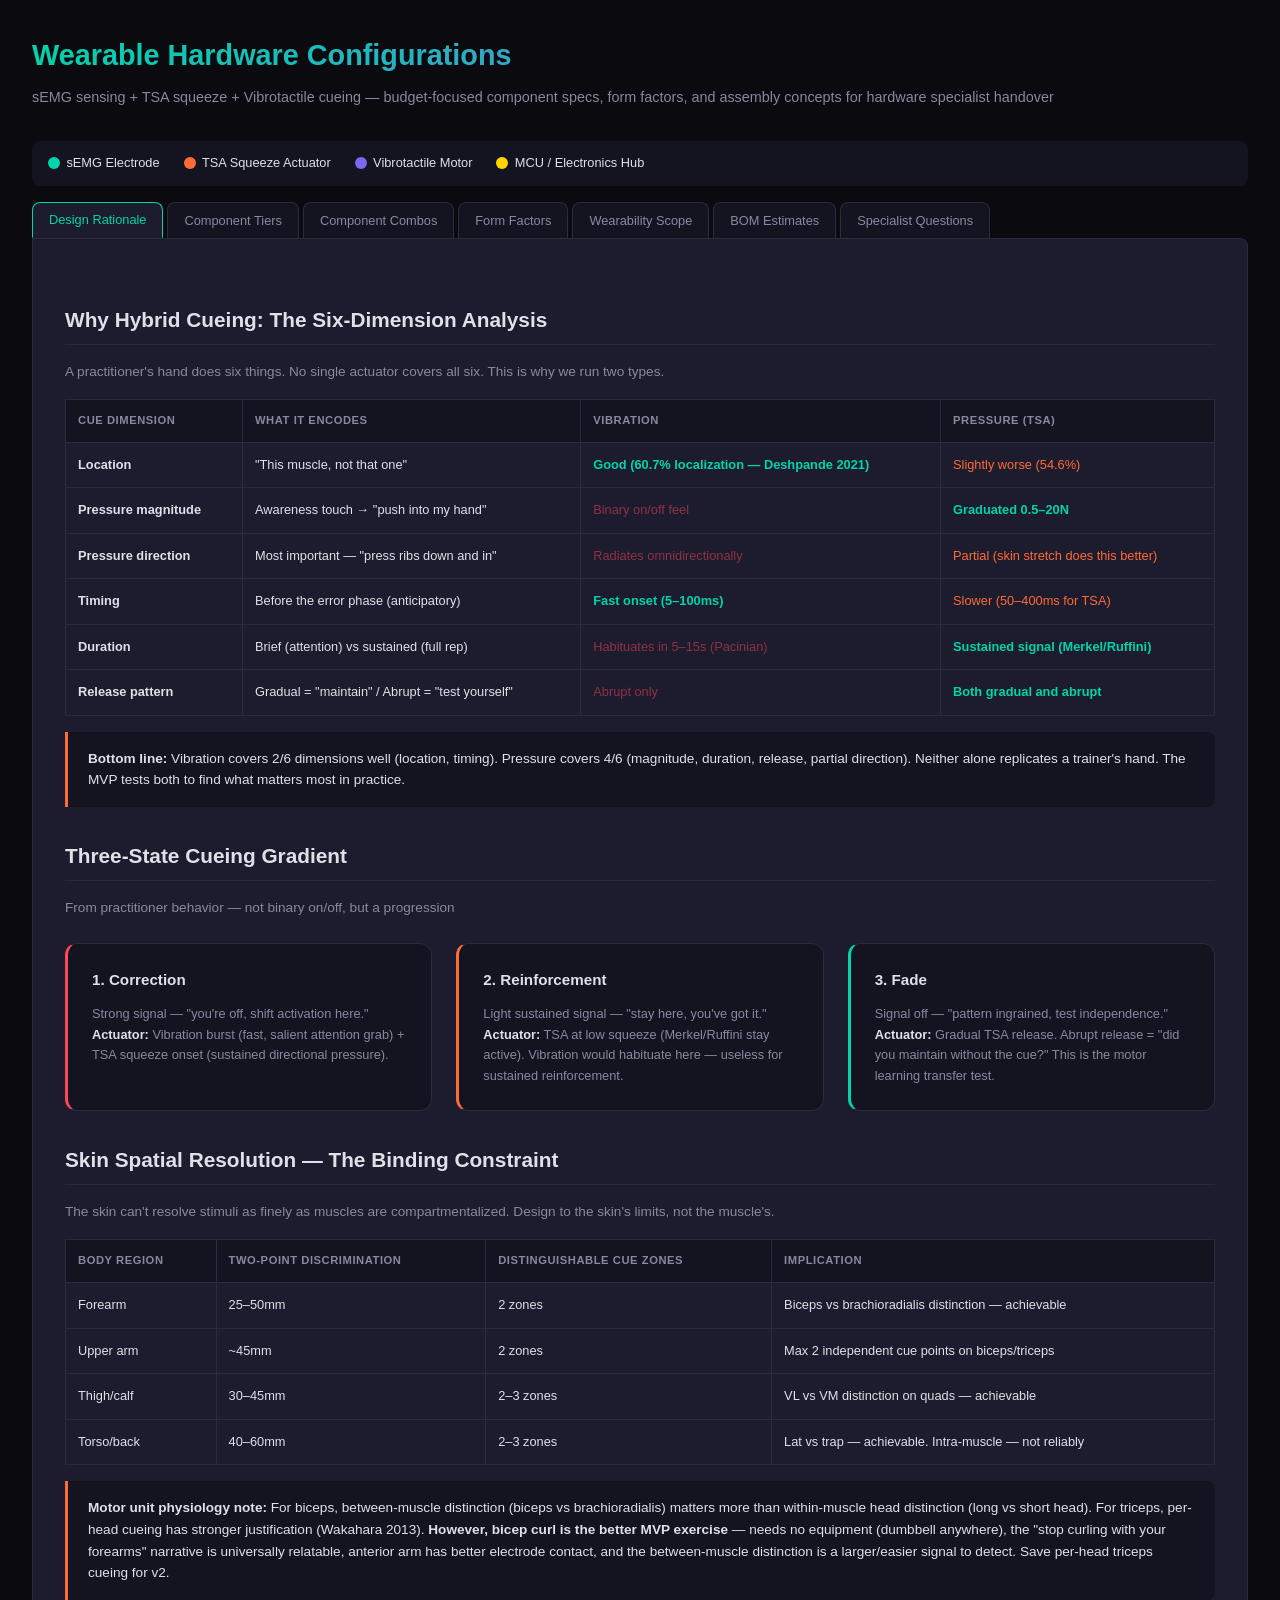
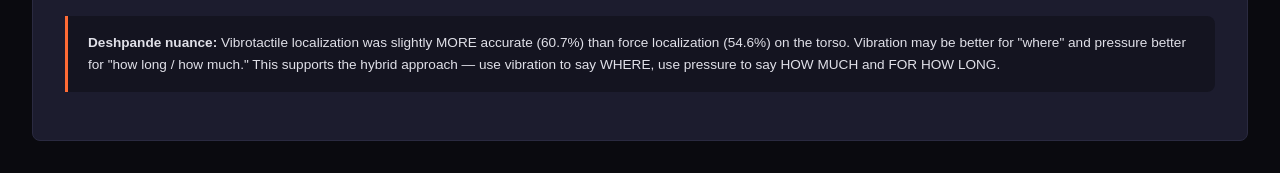
<file: research/hardware-configurations.html>
<!DOCTYPE html>
<html lang="en">
<head>
<meta charset="UTF-8">
<meta name="viewport" content="width=device-width, initial-scale=1.0">
<title>Wearable Hardware Configurations — sEMG + TSA + Vibrotactile</title>
<style>
  :root {
    --bg: #0a0a0f;
    --surface: #141420;
    --surface2: #1c1c2e;
    --border: #2a2a40;
    --text: #e0e0e8;
    --text-dim: #8888a0;
    --accent-emg: #00d4aa;
    --accent-tsa: #ff6b35;
    --accent-vibe: #7b68ee;
    --accent-combo: #ffd700;
    --danger: #ff4757;
  }
  * { margin: 0; padding: 0; box-sizing: border-box; }
  body { font-family: 'Inter', -apple-system, BlinkMacSystemFont, sans-serif; background: var(--bg); color: var(--text); line-height: 1.6; padding: 2rem; }
  h1 { font-size: 1.8rem; margin-bottom: 0.5rem; background: linear-gradient(135deg, var(--accent-emg), var(--accent-vibe)); -webkit-background-clip: text; -webkit-text-fill-color: transparent; }
  h2 { font-size: 1.3rem; margin: 2rem 0 1rem; color: var(--text); border-bottom: 1px solid var(--border); padding-bottom: 0.5rem; }
  h3 { font-size: 1.05rem; margin: 1.5rem 0 0.75rem; color: var(--text-dim); text-transform: uppercase; letter-spacing: 0.05em; font-weight: 600; }
  .subtitle { color: var(--text-dim); margin-bottom: 2rem; font-size: 0.9rem; }
  .tab-nav { display: flex; gap: 0.25rem; margin-bottom: 0; flex-wrap: wrap; }
  .tab-btn { padding: 0.6rem 1rem; background: var(--surface); border: 1px solid var(--border); border-bottom: none; border-radius: 8px 8px 0 0; color: var(--text-dim); cursor: pointer; font-size: 0.8rem; font-weight: 500; transition: all 0.2s; }
  .tab-btn:hover { background: var(--surface2); color: var(--text); }
  .tab-btn.active { background: var(--surface2); color: var(--accent-emg); border-color: var(--accent-emg); border-bottom: 1px solid var(--surface2); }
  .tab-content { display: none; background: var(--surface2); border: 1px solid var(--border); border-radius: 0 8px 8px 8px; padding: 2rem; }
  .tab-content.active { display: block; }
  .tier-grid { display: grid; grid-template-columns: repeat(auto-fit, minmax(280px, 1fr)); gap: 1rem; margin: 1rem 0; }
  .tier-card { background: var(--surface); border: 1px solid var(--border); border-radius: 8px; padding: 1.25rem; position: relative; overflow: hidden; }
  .tier-card::before { content: ''; position: absolute; top: 0; left: 0; right: 0; height: 3px; }
  .tier-card.budget::before { background: var(--accent-emg); }
  .tier-card.mid::before { background: var(--accent-tsa); }
  .tier-card.stretch::before { background: var(--accent-vibe); }
  .tier-label { font-size: 0.7rem; text-transform: uppercase; letter-spacing: 0.1em; font-weight: 700; margin-bottom: 0.5rem; }
  .tier-card.budget .tier-label { color: var(--accent-emg); }
  .tier-card.mid .tier-label { color: var(--accent-tsa); }
  .tier-card.stretch .tier-label { color: var(--accent-vibe); }
  .tier-card h4 { font-size: 1rem; margin-bottom: 0.5rem; }
  .tier-card .price { font-size: 1.1rem; font-weight: 700; margin-bottom: 0.5rem; }
  .tier-card ul { font-size: 0.8rem; color: var(--text-dim); padding-left: 1rem; }
  .tier-card li { margin-bottom: 0.25rem; }
  .tier-card .specs { font-size: 0.75rem; color: var(--text-dim); margin-top: 0.75rem; padding-top: 0.75rem; border-top: 1px solid var(--border); }
  .config-grid { display: grid; grid-template-columns: repeat(auto-fit, minmax(320px, 1fr)); gap: 1.5rem; margin: 1.5rem 0; }
  .config-card { background: var(--surface); border: 1px solid var(--border); border-radius: 12px; padding: 1.5rem; transition: border-color 0.2s; }
  .config-card:hover { border-color: var(--accent-emg); }
  .config-card h4 { font-size: 0.95rem; margin-bottom: 0.75rem; display: flex; align-items: center; gap: 0.5rem; flex-wrap: wrap; }
  .badge { font-size: 0.65rem; padding: 0.15rem 0.5rem; border-radius: 10px; font-weight: 600; text-transform: uppercase; letter-spacing: 0.05em; }
  .badge-emg { background: rgba(0,212,170,0.15); color: var(--accent-emg); }
  .badge-tsa { background: rgba(255,107,53,0.15); color: var(--accent-tsa); }
  .badge-vibe { background: rgba(123,104,238,0.15); color: var(--accent-vibe); }
  .badge-all { background: rgba(255,215,0,0.15); color: var(--accent-combo); }
  .diagram-container { display: flex; justify-content: center; align-items: center; margin: 1rem 0; min-height: 200px; }
  .diagram-container svg { max-width: 100%; }
  .config-desc { font-size: 0.8rem; color: var(--text-dim); margin-top: 0.75rem; }
  .config-desc strong { color: var(--text); }
  .legend { display: flex; gap: 1.5rem; flex-wrap: wrap; margin: 1rem 0; padding: 0.75rem 1rem; background: var(--surface); border-radius: 8px; font-size: 0.8rem; }
  .legend-item { display: flex; align-items: center; gap: 0.4rem; }
  .legend-dot { width: 12px; height: 12px; border-radius: 50%; }
  .form-factor-grid { display: grid; grid-template-columns: repeat(auto-fit, minmax(250px, 1fr)); gap: 1.5rem; margin: 1.5rem 0; }
  .ff-card { background: var(--surface); border: 1px solid var(--border); border-radius: 12px; padding: 1.5rem; text-align: center; }
  .ff-card h4 { margin-bottom: 0.75rem; font-size: 0.95rem; }
  .ff-card .ff-desc { font-size: 0.8rem; color: var(--text-dim); margin-top: 0.75rem; text-align: left; }
  .matrix-table { width: 100%; border-collapse: collapse; font-size: 0.8rem; margin: 1rem 0; }
  .matrix-table th, .matrix-table td { padding: 0.75rem; border: 1px solid var(--border); text-align: left; }
  .matrix-table th { background: var(--surface); color: var(--text-dim); font-weight: 600; text-transform: uppercase; font-size: 0.7rem; letter-spacing: 0.05em; }
  .matrix-table td { background: var(--surface2); }
  .check { color: var(--accent-emg); font-weight: bold; }
  .partial { color: var(--accent-tsa); }
  .nope { color: var(--danger); opacity: 0.5; }
  .bom-table { width: 100%; border-collapse: collapse; font-size: 0.8rem; margin: 0.75rem 0; }
  .bom-table th, .bom-table td { padding: 0.5rem 0.75rem; border: 1px solid var(--border); }
  .bom-table th { background: var(--surface); color: var(--text-dim); font-size: 0.7rem; text-transform: uppercase; }
  .bom-table .total { font-weight: 700; color: var(--accent-combo); }
  .rationale-box { background: var(--surface); border-left: 3px solid var(--accent-tsa); padding: 1rem 1.25rem; margin: 1rem 0; border-radius: 0 8px 8px 0; font-size: 0.85rem; }
  .rationale-box strong { color: var(--text); }
  .question-card { background: var(--surface); border: 1px solid var(--border); border-radius: 8px; padding: 1rem 1.25rem; margin: 0.75rem 0; }
  .question-card .q-num { color: var(--accent-combo); font-weight: 700; font-size: 0.8rem; margin-bottom: 0.25rem; }
  .question-card .q-text { font-size: 0.9rem; color: var(--text); margin-bottom: 0.25rem; }
  .question-card .q-context { font-size: 0.8rem; color: var(--text-dim); }
  @media (max-width: 768px) { .tier-grid, .form-factor-grid { grid-template-columns: 1fr; } .config-grid { grid-template-columns: 1fr; } body { padding: 1rem; } }
</style>
</head>
<body>

<h1>Wearable Hardware Configurations</h1>
<p class="subtitle">sEMG sensing + TSA squeeze + Vibrotactile cueing — budget-focused component specs, form factors, and assembly concepts for hardware specialist handover</p>

<div class="legend">
  <div class="legend-item"><div class="legend-dot" style="background:var(--accent-emg)"></div> sEMG Electrode</div>
  <div class="legend-item"><div class="legend-dot" style="background:var(--accent-tsa)"></div> TSA Squeeze Actuator</div>
  <div class="legend-item"><div class="legend-dot" style="background:var(--accent-vibe)"></div> Vibrotactile Motor</div>
  <div class="legend-item"><div class="legend-dot" style="background:var(--accent-combo)"></div> MCU / Electronics Hub</div>
</div>

<nav class="tab-nav">
  <button class="tab-btn active" onclick="showTab('rationale')">Design Rationale</button>
  <button class="tab-btn" onclick="showTab('tiers')">Component Tiers</button>
  <button class="tab-btn" onclick="showTab('configs')">Component Combos</button>
  <button class="tab-btn" onclick="showTab('form')">Form Factors</button>
  <button class="tab-btn" onclick="showTab('scope')">Wearability Scope</button>
  <button class="tab-btn" onclick="showTab('bom')">BOM Estimates</button>
  <button class="tab-btn" onclick="showTab('questions')">Specialist Questions</button>
</nav>

<!-- ==================== TAB 0: DESIGN RATIONALE ==================== -->
<div id="rationale" class="tab-content active">
  <h2>Why Hybrid Cueing: The Six-Dimension Analysis</h2>
  <p style="color:var(--text-dim);font-size:0.85rem;margin-bottom:1rem">A practitioner's hand does six things. No single actuator covers all six. This is why we run two types.</p>

  <table class="matrix-table">
    <thead>
      <tr><th>Cue Dimension</th><th>What It Encodes</th><th>Vibration</th><th>Pressure (TSA)</th></tr>
    </thead>
    <tbody>
      <tr><td><strong>Location</strong></td><td>"This muscle, not that one"</td><td class="check">Good (60.7% localization — Deshpande 2021)</td><td class="partial">Slightly worse (54.6%)</td></tr>
      <tr><td><strong>Pressure magnitude</strong></td><td>Awareness touch → "push into my hand"</td><td class="nope">Binary on/off feel</td><td class="check">Graduated 0.5–20N</td></tr>
      <tr><td><strong>Pressure direction</strong></td><td>Most important — "press ribs down and in"</td><td class="nope">Radiates omnidirectionally</td><td class="partial">Partial (skin stretch does this better)</td></tr>
      <tr><td><strong>Timing</strong></td><td>Before the error phase (anticipatory)</td><td class="check">Fast onset (5–100ms)</td><td class="partial">Slower (50–400ms for TSA)</td></tr>
      <tr><td><strong>Duration</strong></td><td>Brief (attention) vs sustained (full rep)</td><td class="nope">Habituates in 5–15s (Pacinian)</td><td class="check">Sustained signal (Merkel/Ruffini)</td></tr>
      <tr><td><strong>Release pattern</strong></td><td>Gradual = "maintain" / Abrupt = "test yourself"</td><td class="nope">Abrupt only</td><td class="check">Both gradual and abrupt</td></tr>
    </tbody>
  </table>

  <div class="rationale-box">
    <strong>Bottom line:</strong> Vibration covers 2/6 dimensions well (location, timing). Pressure covers 4/6 (magnitude, duration, release, partial direction). Neither alone replicates a trainer's hand. The MVP tests both to find what matters most in practice.
  </div>

  <h2>Three-State Cueing Gradient</h2>
  <p style="color:var(--text-dim);font-size:0.85rem;margin-bottom:1rem">From practitioner behavior — not binary on/off, but a progression</p>

  <div class="config-grid">
    <div class="config-card" style="border-left: 3px solid var(--danger);">
      <h4>1. Correction</h4>
      <div class="config-desc">Strong signal — "you're off, shift activation here." <strong>Actuator:</strong> Vibration burst (fast, salient attention grab) + TSA squeeze onset (sustained directional pressure).</div>
    </div>
    <div class="config-card" style="border-left: 3px solid var(--accent-tsa);">
      <h4>2. Reinforcement</h4>
      <div class="config-desc">Light sustained signal — "stay here, you've got it." <strong>Actuator:</strong> TSA at low squeeze (Merkel/Ruffini stay active). Vibration would habituate here — useless for sustained reinforcement.</div>
    </div>
    <div class="config-card" style="border-left: 3px solid var(--accent-emg);">
      <h4>3. Fade</h4>
      <div class="config-desc">Signal off — "pattern ingrained, test independence." <strong>Actuator:</strong> Gradual TSA release. Abrupt release = "did you maintain without the cue?" This is the motor learning transfer test.</div>
    </div>
  </div>

  <h2>Skin Spatial Resolution — The Binding Constraint</h2>
  <p style="color:var(--text-dim);font-size:0.85rem;margin-bottom:1rem">The skin can't resolve stimuli as finely as muscles are compartmentalized. Design to the skin's limits, not the muscle's.</p>

  <table class="matrix-table">
    <thead><tr><th>Body Region</th><th>Two-Point Discrimination</th><th>Distinguishable Cue Zones</th><th>Implication</th></tr></thead>
    <tbody>
      <tr><td>Forearm</td><td>25–50mm</td><td>2 zones</td><td>Biceps vs brachioradialis distinction — achievable</td></tr>
      <tr><td>Upper arm</td><td>~45mm</td><td>2 zones</td><td>Max 2 independent cue points on biceps/triceps</td></tr>
      <tr><td>Thigh/calf</td><td>30–45mm</td><td>2–3 zones</td><td>VL vs VM distinction on quads — achievable</td></tr>
      <tr><td>Torso/back</td><td>40–60mm</td><td>2–3 zones</td><td>Lat vs trap — achievable. Intra-muscle — not reliably</td></tr>
    </tbody>
  </table>

  <div class="rationale-box">
    <strong>Motor unit physiology note:</strong> For biceps, between-muscle distinction (biceps vs brachioradialis) matters more than within-muscle head distinction (long vs short head). For triceps, per-head cueing has stronger justification (Wakahara 2013). <strong>However, bicep curl is the better MVP exercise</strong> — needs no equipment (dumbbell anywhere), the "stop curling with your forearms" narrative is universally relatable, anterior arm has better electrode contact, and the between-muscle distinction is a larger/easier signal to detect. Save per-head triceps cueing for v2.
  </div>

  <div class="rationale-box">
    <strong>Deshpande nuance:</strong> Vibrotactile localization was slightly MORE accurate (60.7%) than force localization (54.6%) on the torso. Vibration may be better for "where" and pressure better for "how long / how much." This supports the hybrid approach — use vibration to say WHERE, use pressure to say HOW MUCH and FOR HOW LONG.
  </div>
</div>

<!-- ==================== TAB 1: TIERS ==================== -->
<div id="tiers" class="tab-content">
  <h2>sEMG Sensor Options</h2>
  <p style="color:var(--text-dim);font-size:0.85rem;margin-bottom:1rem">Emphasis on budget options. The specialist will source specific products — we provide the tech spec.</p>

  <div class="tier-grid">
    <div class="tier-card budget">
      <div class="tier-label">Budget A — Bare Minimum</div>
      <h4>DIY Instrumentation Amp</h4>
      <div class="price">~$3–5 / channel</div>
      <ul>
        <li>INA128 or AD620 instrumentation amp IC (~$2–4)</li>
        <li>Passive RC bandpass filter (20–450Hz)</li>
        <li>Breadboard/perfboard build</li>
        <li>Disposable Ag/AgCl snap electrodes ($0.20/ea)</li>
        <li>Analog out to ESP32 ADC</li>
      </ul>
      <div class="specs">
        <strong>SNR:</strong> Noisy — adequate for on/off only &bull; <strong>CMRR:</strong> ~80dB<br>
        <strong>Build time:</strong> 2–4 hours &bull; <strong>Best for:</strong> "Does this concept work at all?" testing
      </div>
    </div>

    <div class="tier-card budget">
      <div class="tier-label">Budget B — Best Value MVP</div>
      <h4>BioAmp EXG Pill</h4>
      <div class="price">~$8–12 / channel</div>
      <ul>
        <li>Upside Down Labs — Crowd Supply / Mouser</li>
        <li>Instrumentation amp, raw biopotential output</li>
        <li>Open-source hardware (CERN-OHL-S)</li>
        <li>25.4 x 10mm, &lt;2g — tiny enough for any wearable</li>
        <li>Bandwidth 0.5–125Hz default (adjustable to ~500Hz)</li>
      </ul>
      <div class="specs">
        <strong>SNR:</strong> ~5μV noise floor &bull; <strong>Output:</strong> Analog to any ADC<br>
        <strong>Best for:</strong> Activation level, L/R balance, "wrong muscle first" detection. Our recommended MVP pick
      </div>
    </div>

    <div class="tier-card budget">
      <div class="tier-label">Budget C — Integrated</div>
      <h4>MyoWare 2.0</h4>
      <div class="price">~$38–42 / channel</div>
      <ul>
        <li>SparkFun SEN-21265 — widely stocked</li>
        <li>Snap-on electrode board — no separate leads needed</li>
        <li>Envelope + raw EMG mode switch</li>
        <li>Optional wireless shield (SEN-21460, ESP32-based BLE)</li>
        <li>52 x 20mm, ~5g with electrodes</li>
      </ul>
      <div class="specs">
        <strong>Bandwidth:</strong> 25–450Hz &bull; <strong>Modes:</strong> Rectified envelope or raw<br>
        <strong>Best for:</strong> Fastest path to demo — plug-and-play, extensive Arduino tutorials. More expensive per channel than BioAmp
      </div>
    </div>

    <div class="tier-card mid">
      <div class="tier-label">Mid — Frequency-Domain Capable</div>
      <h4>ADS1292R Breakout</h4>
      <div class="price">~$40–50 / 2 channels</div>
      <ul>
        <li>Protocentral PC-4126 — Mouser / direct</li>
        <li>24-bit delta-sigma ADC, 2 differential channels</li>
        <li>125–8,000 SPS per channel — full spectral analysis</li>
        <li>SPI to ESP32/nRF52, 40 x 28mm, ~8g</li>
        <li>Enables median frequency shift tracking (fatigue/RIR)</li>
      </ul>
      <div class="specs">
        <strong>CMRR:</strong> >100dB &bull; <strong>Why upgrade:</strong> Unlocks the RIR-confidence feature<br>
        <strong>Trade-off:</strong> More complex integration (SPI vs analog), but half the price of OpenBCI for 2ch
      </div>
    </div>
  </div>

  <h2>TSA Squeeze Actuator Options</h2>
  <div class="tier-grid">
    <div class="tier-card budget">
      <div class="tier-label">Budget A — Weekend Hack</div>
      <h4>Micro Servo + Fishing Line</h4>
      <div class="price">~$5–8 / unit</div>
      <ul>
        <li>SG90 micro servo (~$2) — position control built-in</li>
        <li>Monofilament fishing line, 30lb test ($0.25/m)</li>
        <li>No encoder needed — servo has internal feedback</li>
        <li>Wrap line around servo horn, route through band</li>
        <li>PWM from any Arduino pin</li>
      </ul>
      <div class="specs">
        <strong>Force:</strong> 1–3N (weak but perceptible) &bull; <strong>Latency:</strong> 100–300ms<br>
        <strong>Dims:</strong> 23x12x22mm, 9g &bull; <strong>Caveat:</strong> Audible whine, low force<br>
        <strong>Best for:</strong> "Can I feel anything at all?" test in an afternoon
      </div>
    </div>

    <div class="tier-card budget">
      <div class="tier-label">Budget B — Proper POC</div>
      <h4>GA12-N20 Gearmotor + Spectra Line</h4>
      <div class="price">~$12–18 / unit</div>
      <ul>
        <li>GA12-N20, 100RPM/6V, 0.3 kg·cm stall (~$3, AliExpress)</li>
        <li>80lb Spectra braided line, 0.5mm ($0.50/m)</li>
        <li>DRV8833 or L9110S H-bridge ($1–2)</li>
        <li>Current sensing via 0.1Ω shunt resistor as force proxy</li>
        <li>PTFE tube (1mm ID) string guides sewn into band</li>
      </ul>
      <div class="specs">
        <strong>Motor:</strong> 10x12x24mm, ~10g &bull; <strong>Force:</strong> 5–15N (clearly perceptible)<br>
        <strong>Latency:</strong> 200–400ms &bull; <strong>Fatigue:</strong> ~50 cycles (Spectra), swap line as needed<br>
        <strong>Fail-safe:</strong> Motor freewheels on power loss → string untwists passively
      </div>
    </div>

    <div class="tier-card budget">
      <div class="tier-label">Budget C — Reliable Demo</div>
      <h4>N20 + Dyneema + Hall Encoder</h4>
      <div class="price">~$20–28 / unit</div>
      <ul>
        <li>N20 gearmotor with rear shaft ($5) + A3144 hall sensor ($0.50) + small magnet ($0.25)</li>
        <li>Dyneema braided 0.5mm, 100lb test ($1/m) — >1000 cycles</li>
        <li>DRV8833 driver ($2) + basic PID in firmware</li>
        <li>Elastic return band for passive untwist</li>
        <li>3D-printed motor housing snap-fit to neoprene band</li>
      </ul>
      <div class="specs">
        <strong>Force:</strong> 5–15N with position feedback &bull; <strong>Latency:</strong> 150–250ms<br>
        <strong>Key upgrade over Budget B:</strong> Dyneema doesn't fatigue, hall sensor enables repeatable squeeze levels<br>
        <strong>Best for:</strong> A/B testing cue intensity with EMG verification
      </div>
    </div>

    <div class="tier-card mid">
      <div class="tier-label">Mid — Controlled Squeeze</div>
      <h4>Pololu 25D + Encoder + Dyneema</h4>
      <div class="price">~$45–55 / unit</div>
      <ul>
        <li>Pololu 25D 47:1 metal gearmotor (#4861, ~$20)</li>
        <li>Pololu magnetic encoder pair (#4761, ~$9) — 2256 CPR</li>
        <li>Dyneema SK78 0.8mm braided, 200lb rated</li>
        <li>TB9051FTG driver with current sensing ($8)</li>
        <li>Series-elastic spring element for safety</li>
      </ul>
      <div class="specs">
        <strong>Force:</strong> 10–50N controllable &bull; <strong>Latency:</strong> 50–150ms<br>
        <strong>Module:</strong> ~30x30x55mm, ~100g &bull; <strong>Fail-safe:</strong> Polyfuse + watchdog auto-untwist<br>
        <strong>When to upgrade:</strong> When demo-day squeeze needs to feel "professional"
      </div>
    </div>
  </div>

  <h2>Vibrotactile Actuator Options</h2>
  <div class="tier-grid">
    <div class="tier-card budget">
      <div class="tier-label">Budget A — Simplest Possible</div>
      <h4>Flat Coin ERM (Pager Motor)</h4>
      <div class="price">~$0.50–1.50 / unit</div>
      <ul>
        <li>Generic 8-10mm flat coin vibration motor (AliExpress bulk)</li>
        <li>Drive: GPIO + 2N7002 MOSFET ($0.10)</li>
        <li>On/off only — no intensity control</li>
        <li>Self-adhesive backing, stick anywhere</li>
        <li>20+ per MCU via direct GPIO</li>
      </ul>
      <div class="specs">
        <strong>Dims:</strong> 8–10mm dia x 2.7–3.4mm &bull; <strong>Weight:</strong> 0.9–1.2g<br>
        <strong>Response:</strong> 50–100ms spin-up &bull; <strong>Current:</strong> 60–85mA<br>
        <strong>Best for:</strong> Cheapest possible "does vibration cueing do anything?" test
      </div>
    </div>

    <div class="tier-card budget">
      <div class="tier-label">Budget B — Named Parts</div>
      <h4>Precision Microdrives 310-103</h4>
      <div class="price">~$2–3 / unit</div>
      <ul>
        <li>10mm dia x 3.4mm — industry standard coin ERM</li>
        <li>Alt: Vybronics VG0832014D (8mm, $1.50)</li>
        <li>Drive via PWM for variable intensity</li>
        <li>Frequency and amplitude coupled (can't separate)</li>
        <li>Well-documented datasheets, reliable sourcing</li>
      </ul>
      <div class="specs">
        <strong>Vibration:</strong> ~200Hz, 0.8G amplitude &bull; <strong>Current:</strong> 75mA<br>
        <strong>Spacing:</strong> 30mm+ on upper arm, 20mm+ on forearm<br>
        <strong>Best for:</strong> Reliable MVP with known specs. Our recommendation for MVP vibrotactile
      </div>
    </div>

    <div class="tier-card mid">
      <div class="tier-label">Mid — Crisp Haptics</div>
      <h4>LRA + DRV2605L</h4>
      <div class="price">~$8–15 / unit</div>
      <ul>
        <li>Jinlong Z-LRA-0825 (8mm, $5–8) — best value LRA</li>
        <li>DRV2605L I2C haptic driver ($2–3) — auto-resonance</li>
        <li>123 preset waveforms + custom registers</li>
        <li>8–16 per MCU via I2C + TCA9548A mux</li>
        <li>5–15ms response — dramatically crisper than ERM</li>
      </ul>
      <div class="specs">
        <strong>Dims:</strong> 8mm x 2.5mm, 0.65g &bull; <strong>Current:</strong> 50–120mA<br>
        <strong>Why upgrade:</strong> Users can distinguish haptic "words" (tap vs buzz vs ramp) — richer vocabulary<br>
        <strong>When:</strong> If A/B testing shows ERM cues are too ambiguous to localize
      </div>
    </div>
  </div>
</div>

<!-- ==================== TAB 2: COMPONENT COMBOS ==================== -->
<div id="configs" class="tab-content">
  <h2>Configuration 1: sEMG Only</h2>
  <p style="color:var(--text-dim);font-size:0.85rem;margin-bottom:1rem">Sensing without cueing — baseline data collection, activation visualization on phone</p>

  <div class="config-grid">
    <div class="config-card">
      <h4><span class="badge badge-emg">sEMG</span> Upper Arm — 2 Channel</h4>
      <div class="diagram-container">
        <svg width="280" height="200" viewBox="0 0 280 200">
          <path d="M60,30 Q40,30 35,60 L30,160 Q30,180 50,185 L90,185 Q110,180 110,160 L105,60 Q100,30 80,30 Z" fill="none" stroke="#2a2a40" stroke-width="2"/>
          <ellipse cx="70" cy="95" rx="28" ry="45" fill="rgba(0,212,170,0.05)" stroke="rgba(0,212,170,0.15)" stroke-width="1"/>
          <rect x="50" y="72" width="16" height="10" rx="2" fill="var(--accent-emg)" opacity="0.9"/>
          <text x="58" y="79" text-anchor="middle" fill="var(--bg)" font-size="6" font-weight="700">E1</text>
          <rect x="74" y="72" width="16" height="10" rx="2" fill="var(--accent-emg)" opacity="0.9"/>
          <text x="82" y="79" text-anchor="middle" fill="var(--bg)" font-size="6" font-weight="700">E2</text>
          <rect x="58" y="150" width="24" height="8" rx="2" fill="var(--accent-emg)" opacity="0.5"/>
          <text x="70" y="156" text-anchor="middle" fill="var(--bg)" font-size="5" font-weight="600">REF</text>
          <text x="130" y="70" fill="var(--accent-emg)" font-size="9" font-weight="600">Biceps vs Brachioradialis</text>
          <text x="130" y="85" fill="var(--text-dim)" font-size="8">(between-muscle distinction</text>
          <text x="130" y="97" fill="var(--text-dim)" font-size="8">matters more than long/short</text>
          <text x="130" y="109" fill="var(--text-dim)" font-size="8">head for biceps)</text>
          <text x="130" y="155" fill="var(--text-dim)" font-size="9">Ref on olecranon</text>
          <rect x="140" y="125" width="50" height="22" rx="4" fill="var(--accent-combo)" opacity="0.2" stroke="var(--accent-combo)" stroke-width="1"/>
          <text x="165" y="139" text-anchor="middle" fill="var(--accent-combo)" font-size="7" font-weight="600">MCU → BLE</text>
        </svg>
      </div>
      <div class="config-desc">
        <strong>Key insight from motor unit physiology:</strong> For biceps, electrode placement should distinguish biceps from brachioradialis (different muscles), not long head from short head (same muscle, minimal independent control). For <strong>triceps</strong>, per-head placement IS justified — consider triceps pushdown as MVP exercise instead.
      </div>
    </div>

    <div class="config-card">
      <h4><span class="badge badge-emg">sEMG</span> Glutes — 3 Channel</h4>
      <div class="diagram-container">
        <svg width="280" height="200" viewBox="0 0 280 200">
          <path d="M40,40 Q70,20 140,20 Q210,20 240,40 L250,120 Q250,160 200,170 L80,170 Q30,160 30,120 Z" fill="none" stroke="#2a2a40" stroke-width="2"/>
          <ellipse cx="100" cy="90" rx="40" ry="35" fill="rgba(0,212,170,0.05)" stroke="rgba(0,212,170,0.1)" stroke-width="1"/>
          <rect x="75" y="70" width="14" height="10" rx="2" fill="var(--accent-emg)" opacity="0.9"/>
          <text x="82" y="77" text-anchor="middle" fill="var(--bg)" font-size="5" font-weight="700">GM</text>
          <rect x="105" y="60" width="14" height="10" rx="2" fill="var(--accent-emg)" opacity="0.9"/>
          <text x="112" y="67" text-anchor="middle" fill="var(--bg)" font-size="5" font-weight="700">Gx</text>
          <rect x="75" y="105" width="14" height="10" rx="2" fill="var(--accent-emg)" opacity="0.7"/>
          <text x="82" y="112" text-anchor="middle" fill="var(--bg)" font-size="5" font-weight="700">TFL</text>
          <text x="82" y="55" text-anchor="middle" fill="var(--accent-emg)" font-size="8">Glute Max</text>
          <text x="112" y="50" text-anchor="middle" fill="var(--accent-emg)" font-size="8">Glute Med</text>
          <text x="82" y="130" text-anchor="middle" fill="var(--text-dim)" font-size="8">TFL (synergist)</text>
          <rect x="180" y="130" width="50" height="25" rx="4" fill="var(--accent-combo)" opacity="0.2" stroke="var(--accent-combo)" stroke-width="1"/>
          <text x="205" y="145" text-anchor="middle" fill="var(--accent-combo)" font-size="8" font-weight="600">MCU</text>
        </svg>
      </div>
      <div class="config-desc">
        <strong>3 channels:</strong> Glute max, glute med, TFL. Detects "TFL-dominant" pattern — TFL fires before/instead of glute med. Key for Kelsi's movement screening validation.
      </div>
    </div>
  </div>

  <h2>Configuration 2: sEMG + TSA Squeeze</h2>
  <p style="color:var(--text-dim);font-size:0.85rem;margin-bottom:1rem">Two architectures: circumferential band squeeze vs routed contact pads</p>

  <div class="config-grid">
    <div class="config-card">
      <h4><span class="badge badge-emg">sEMG</span> <span class="badge badge-tsa">TSA</span> Circumferential Band</h4>
      <div class="diagram-container">
        <svg width="300" height="210" viewBox="0 0 300 210">
          <text x="150" y="15" text-anchor="middle" fill="var(--text-dim)" font-size="9" font-style="italic">Cross-section — upper arm</text>
          <ellipse cx="150" cy="115" rx="55" ry="50" fill="rgba(255,255,255,0.02)" stroke="#2a2a40" stroke-width="2"/>
          <ellipse cx="135" cy="90" rx="20" ry="15" fill="rgba(0,212,170,0.08)" stroke="rgba(0,212,170,0.2)" stroke-width="1"/>
          <text x="135" y="93" text-anchor="middle" fill="var(--accent-emg)" font-size="7">Muscle</text>
          <ellipse cx="150" cy="115" rx="70" ry="65" fill="none" stroke="var(--border)" stroke-width="8" opacity="0.3"/>
          <rect x="115" y="59" width="14" height="8" rx="2" fill="var(--accent-emg)" opacity="0.9"/>
          <rect x="155" y="59" width="14" height="8" rx="2" fill="var(--accent-emg)" opacity="0.9"/>
          <rect x="210" y="95" width="20" height="16" rx="3" fill="var(--accent-tsa)" opacity="0.3" stroke="var(--accent-tsa)" stroke-width="1.5"/>
          <text x="220" y="106" text-anchor="middle" fill="var(--accent-tsa)" font-size="6" font-weight="700">M</text>
          <path d="M210,103 Q190,75 164,67" fill="none" stroke="var(--accent-tsa)" stroke-width="1" stroke-dasharray="3,2"/>
          <path d="M230,103 Q240,135 220,155 Q180,175 130,167 Q90,155 80,125 Q78,95 90,75 Q100,63 115,63" fill="none" stroke="var(--accent-tsa)" stroke-width="1" stroke-dasharray="3,2"/>
          <rect x="30" y="175" width="240" height="28" rx="4" fill="rgba(255,107,53,0.08)" stroke="var(--accent-tsa)" stroke-width="0.5"/>
          <text x="150" y="188" text-anchor="middle" fill="var(--accent-tsa)" font-size="8" font-weight="600">Whole band tightens — uniform squeeze</text>
          <text x="150" y="199" text-anchor="middle" fill="var(--text-dim)" font-size="7">Bonus: squeeze improves electrode-skin contact</text>
        </svg>
      </div>
      <div class="config-desc">
        <strong>Band squeeze:</strong> TSA motor on lateral arm, string routes through band channels. Squeezes entire circumference uniformly. Simple, but can't target sub-regions. <strong>BOM: ~$12–28 for TSA + $16–80 for sEMG.</strong>
      </div>
    </div>

    <div class="config-card">
      <h4><span class="badge badge-emg">sEMG</span> <span class="badge badge-tsa">TSA</span> Routed Contact Pads</h4>
      <div class="diagram-container">
        <svg width="300" height="210" viewBox="0 0 300 210">
          <text x="150" y="15" text-anchor="middle" fill="var(--text-dim)" font-size="9" font-style="italic">Side view — motor hub routes to contact pads</text>
          <path d="M80,30 Q60,28 55,55 L48,180 Q48,195 65,198 L115,198 Q132,195 132,180 L125,55 Q120,28 100,30 Z" fill="none" stroke="#2a2a40" stroke-width="2"/>
          <!-- Motor hub on wrist area -->
          <rect x="55" y="160" width="70" height="25" rx="4" fill="var(--accent-combo)" opacity="0.15" stroke="var(--accent-combo)" stroke-width="1.5"/>
          <text x="90" y="175" text-anchor="middle" fill="var(--accent-combo)" font-size="7" font-weight="600">Motor Hub + MCU</text>
          <!-- Contact pad 1 -->
          <rect x="65" y="65" width="20" height="12" rx="3" fill="var(--accent-tsa)" opacity="0.4" stroke="var(--accent-tsa)" stroke-width="1.5"/>
          <text x="75" y="73" text-anchor="middle" fill="var(--accent-tsa)" font-size="5" font-weight="700">PAD</text>
          <!-- Contact pad 2 -->
          <rect x="95" y="95" width="20" height="12" rx="3" fill="var(--accent-tsa)" opacity="0.4" stroke="var(--accent-tsa)" stroke-width="1.5"/>
          <text x="105" y="103" text-anchor="middle" fill="var(--accent-tsa)" font-size="5" font-weight="700">PAD</text>
          <!-- String routes (PTFE tubes in sleeve) -->
          <path d="M75,77 L75,160" fill="none" stroke="var(--accent-tsa)" stroke-width="1" stroke-dasharray="3,2"/>
          <path d="M105,107 L105,160" fill="none" stroke="var(--accent-tsa)" stroke-width="1" stroke-dasharray="3,2"/>
          <!-- sEMG near pads -->
          <rect x="65" y="52" width="10" height="7" rx="1" fill="var(--accent-emg)" opacity="0.9"/>
          <rect x="95" y="82" width="10" height="7" rx="1" fill="var(--accent-emg)" opacity="0.9"/>
          <!-- Annotations -->
          <text x="155" y="55" fill="var(--text-dim)" font-size="8">sEMG electrode</text>
          <text x="155" y="70" fill="var(--accent-tsa)" font-size="8">Contact pad (presses</text>
          <text x="155" y="82" fill="var(--accent-tsa)" font-size="8">into specific muscle)</text>
          <text x="155" y="105" fill="var(--text-dim)" font-size="7">String in PTFE tube</text>
          <text x="155" y="117" fill="var(--text-dim)" font-size="7">sewn into compression</text>
          <text x="155" y="129" fill="var(--text-dim)" font-size="7">sleeve fabric</text>
          <text x="155" y="175" fill="var(--accent-combo)" font-size="8">Motors remote from</text>
          <text x="155" y="187" fill="var(--accent-combo)" font-size="8">measurement site</text>
        </svg>
      </div>
      <div class="config-desc">
        <strong>Routed pads:</strong> Motors on a wrist/elbow hub, strings route through 1.5mm ID PTFE tubing sewn into compression sleeve. Contact pads are 10-20mm 3D-printed TPU discs with silicone face, pulled into skin against the sleeve. <strong>Friction budget:</strong> ~10-30% force loss per 90-degree bend (PTFE-on-Dyneema mu ~0.04-0.08). Max practical distance: 30-40cm. Wrist-to-upper-arm (~25cm, one curve) loses ~15-20%. <strong>Multi-string from one motor couples forces</strong> — need one motor per independent contact point. <strong>DIY BOM for 3-channel routed: under $30.</strong>
      </div>
    </div>
  </div>

  <h2>Configuration 3: sEMG + Vibrotactile</h2>
  <p style="color:var(--text-dim);font-size:0.85rem;margin-bottom:1rem">Two approaches: spatially separated or time-multiplexed</p>

  <div class="config-grid">
    <div class="config-card">
      <h4><span class="badge badge-emg">sEMG</span> <span class="badge badge-vibe">Vibe</span> Spatially Separated (2 bands)</h4>
      <div class="diagram-container">
        <svg width="280" height="200" viewBox="0 0 280 200">
          <path d="M70,20 Q50,20 45,50 L40,180 Q40,200 60,205 L110,205 Q130,200 130,180 L125,50 Q120,20 100,20 Z" fill="none" stroke="#2a2a40" stroke-width="2"/>
          <rect x="35" y="55" width="100" height="28" rx="3" fill="rgba(0,212,170,0.05)" stroke="var(--accent-emg)" stroke-width="1" stroke-dasharray="4,2"/>
          <rect x="52" y="62" width="12" height="8" rx="2" fill="var(--accent-emg)" opacity="0.9"/>
          <rect x="78" y="62" width="12" height="8" rx="2" fill="var(--accent-emg)" opacity="0.9"/>
          <text x="85" y="50" fill="var(--accent-emg)" font-size="8" font-weight="600">sEMG Band</text>
          <text x="85" y="100" text-anchor="middle" fill="var(--text-dim)" font-size="7">>3cm gap</text>
          <line x1="85" y1="83" x2="85" y2="105" stroke="var(--text-dim)" stroke-width="0.5" stroke-dasharray="2,2"/>
          <rect x="35" y="108" width="100" height="22" rx="3" fill="rgba(123,104,238,0.05)" stroke="var(--accent-vibe)" stroke-width="1" stroke-dasharray="4,2"/>
          <circle cx="55" cy="119" r="5" fill="var(--accent-vibe)" opacity="0.7"/>
          <circle cx="85" cy="119" r="5" fill="var(--accent-vibe)" opacity="0.7"/>
          <circle cx="115" cy="119" r="5" fill="var(--accent-vibe)" opacity="0.7"/>
          <text x="85" y="143" text-anchor="middle" fill="var(--accent-vibe)" font-size="8" font-weight="600">Vibe Band</text>
          <rect x="20" y="160" width="240" height="30" rx="4" fill="rgba(123,104,238,0.08)" stroke="var(--accent-vibe)" stroke-width="0.5"/>
          <text x="140" y="175" text-anchor="middle" fill="var(--accent-vibe)" font-size="8" font-weight="600">Vibes >3cm from electrodes — prevents motion artifact</text>
          <text x="140" y="186" text-anchor="middle" fill="var(--text-dim)" font-size="7">Allows simultaneous sensing + cueing</text>
        </svg>
      </div>
      <div class="config-desc"><strong>Spatial separation:</strong> sEMG on muscle belly, vibes on distal arm. Both operate simultaneously. Two separate bands.</div>
    </div>

    <div class="config-card">
      <h4><span class="badge badge-emg">sEMG</span> <span class="badge badge-vibe">Vibe</span> Time-Multiplexed (1 band)</h4>
      <div class="diagram-container">
        <svg width="280" height="200" viewBox="0 0 280 200">
          <text x="140" y="20" text-anchor="middle" fill="var(--text-dim)" font-size="9" font-style="italic">Time-multiplexed — never sense + cue simultaneously</text>
          <rect x="30" y="45" width="220" height="4" rx="2" fill="var(--border)"/>
          <rect x="30" y="35" width="50" height="24" rx="3" fill="rgba(123,104,238,0.15)" stroke="var(--accent-vibe)" stroke-width="1"/>
          <text x="55" y="50" text-anchor="middle" fill="var(--accent-vibe)" font-size="7" font-weight="600">CUE</text>
          <rect x="85" y="35" width="110" height="24" rx="3" fill="rgba(0,212,170,0.15)" stroke="var(--accent-emg)" stroke-width="1"/>
          <text x="140" y="50" text-anchor="middle" fill="var(--accent-emg)" font-size="7" font-weight="600">SENSE (rep)</text>
          <rect x="200" y="35" width="50" height="24" rx="3" fill="rgba(123,104,238,0.15)" stroke="var(--accent-vibe)" stroke-width="1"/>
          <text x="225" y="50" text-anchor="middle" fill="var(--accent-vibe)" font-size="7" font-weight="600">CUE</text>
          <text x="55" y="75" text-anchor="middle" fill="var(--text-dim)" font-size="7">~500ms</text>
          <text x="140" y="75" text-anchor="middle" fill="var(--text-dim)" font-size="7">2–4s (rep)</text>
          <text x="225" y="75" text-anchor="middle" fill="var(--text-dim)" font-size="7">feedback</text>
          <rect x="50" y="100" width="180" height="30" rx="4" fill="rgba(255,255,255,0.02)" stroke="var(--border)" stroke-width="1.5"/>
          <rect x="80" y="108" width="10" height="7" rx="1" fill="var(--accent-emg)" opacity="0.9"/>
          <rect x="105" y="108" width="10" height="7" rx="1" fill="var(--accent-emg)" opacity="0.9"/>
          <circle cx="155" cy="112" r="4" fill="var(--accent-vibe)" opacity="0.7"/>
          <circle cx="180" cy="112" r="4" fill="var(--accent-vibe)" opacity="0.7"/>
          <text x="140" y="148" text-anchor="middle" fill="var(--text)" font-size="8" font-weight="600">Everything on one band — simpler hardware</text>
          <text x="140" y="162" text-anchor="middle" fill="var(--text-dim)" font-size="7">Software gates EMG off during vibe, vibe off during sensing</text>
        </svg>
      </div>
      <div class="config-desc"><strong>Time-multiplexed:</strong> Co-located on one band. Vibrate pre-rep, pause vibration, sense during rep. Simpler build but loses continuous monitoring.</div>
    </div>
  </div>

  <h2>Configuration 4: Full System (sEMG + TSA + Vibrotactile)</h2>
  <div class="config-grid">
    <div class="config-card" style="grid-column: 1 / -1;">
      <h4><span class="badge badge-emg">sEMG</span> <span class="badge badge-tsa">TSA</span> <span class="badge badge-vibe">Vibe</span> Three-Zone Architecture</h4>
      <div class="diagram-container">
        <svg width="520" height="260" viewBox="0 0 520 260">
          <path d="M100,30 Q75,28 65,60 L55,230 Q55,250 80,255 L150,255 Q175,250 175,230 L165,60 Q155,28 130,30 Z" fill="none" stroke="#2a2a40" stroke-width="2"/>
          <!-- Zone A -->
          <rect x="52" y="72" width="128" height="40" rx="4" fill="rgba(0,212,170,0.06)" stroke="var(--accent-emg)" stroke-width="1.5"/>
          <text x="50" y="67" fill="var(--accent-emg)" font-size="9" font-weight="700">ZONE A — Sense + Squeeze</text>
          <rect x="72" y="82" width="14" height="9" rx="2" fill="var(--accent-emg)" opacity="0.9"/>
          <rect x="98" y="82" width="14" height="9" rx="2" fill="var(--accent-emg)" opacity="0.9"/>
          <rect x="124" y="82" width="14" height="9" rx="2" fill="var(--accent-emg)" opacity="0.9"/>
          <rect x="45" y="65" width="142" height="55" rx="6" fill="none" stroke="var(--accent-tsa)" stroke-width="1.5" stroke-dasharray="5,3"/>
          <rect x="170" y="77" width="18" height="14" rx="3" fill="var(--accent-tsa)" opacity="0.3" stroke="var(--accent-tsa)" stroke-width="1"/>
          <text x="179" y="87" text-anchor="middle" fill="var(--accent-tsa)" font-size="5" font-weight="700">TSA</text>
          <!-- Gap -->
          <text x="115" y="135" text-anchor="middle" fill="var(--text-dim)" font-size="7">~5cm gap</text>
          <!-- Zone C -->
          <rect x="52" y="148" width="128" height="28" rx="4" fill="rgba(123,104,238,0.06)" stroke="var(--accent-vibe)" stroke-width="1.5"/>
          <text x="50" y="143" fill="var(--accent-vibe)" font-size="9" font-weight="700">ZONE C — Attention Cues</text>
          <circle cx="80" cy="162" r="5" fill="var(--accent-vibe)" opacity="0.8"/>
          <circle cx="115" cy="162" r="5" fill="var(--accent-vibe)" opacity="0.8"/>
          <circle cx="150" cy="162" r="5" fill="var(--accent-vibe)" opacity="0.8"/>
          <!-- MCU -->
          <rect x="60" y="200" width="100" height="30" rx="4" fill="var(--accent-combo)" opacity="0.15" stroke="var(--accent-combo)" stroke-width="1"/>
          <text x="110" y="215" text-anchor="middle" fill="var(--accent-combo)" font-size="8" font-weight="600">MCU Hub + Battery</text>
          <text x="110" y="226" text-anchor="middle" fill="var(--text-dim)" font-size="6">nRF52840 / ESP32-S3</text>

          <!-- Signal flow -->
          <text x="280" y="40" fill="var(--text)" font-size="11" font-weight="700">Closed-Loop Signal Flow</text>
          <rect x="360" y="55" width="70" height="100" rx="8" fill="var(--surface)" stroke="var(--border)" stroke-width="2"/>
          <text x="395" y="80" text-anchor="middle" fill="var(--text)" font-size="9" font-weight="600">Phone</text>
          <text x="395" y="95" text-anchor="middle" fill="var(--text-dim)" font-size="7">MediaPipe CV</text>
          <text x="395" y="107" text-anchor="middle" fill="var(--text-dim)" font-size="7">LLM Reasoning</text>
          <text x="395" y="119" text-anchor="middle" fill="var(--text-dim)" font-size="7">Dashboard</text>
          <text x="395" y="131" text-anchor="middle" fill="var(--text-dim)" font-size="7">Data Logging</text>
          <rect x="270" y="75" width="55" height="50" rx="4" fill="var(--accent-combo)" opacity="0.1" stroke="var(--accent-combo)" stroke-width="1.5"/>
          <text x="297" y="97" text-anchor="middle" fill="var(--accent-combo)" font-size="8" font-weight="600">MCU</text>
          <text x="297" y="110" text-anchor="middle" fill="var(--text-dim)" font-size="6">Filter+Stream</text>
          <!-- Arrows -->
          <text x="297" y="68" text-anchor="middle" fill="var(--accent-emg)" font-size="7">sEMG in</text>
          <line x1="297" y1="70" x2="297" y2="75" stroke="var(--accent-emg)" stroke-width="1.5"/>
          <line x1="325" y1="92" x2="360" y2="92" stroke="var(--accent-combo)" stroke-width="1.5"/>
          <text x="342" y="87" text-anchor="middle" fill="var(--text-dim)" font-size="6">BLE</text>
          <line x1="360" y1="120" x2="325" y2="120" stroke="var(--accent-tsa)" stroke-width="1.5"/>
          <text x="342" y="130" text-anchor="middle" fill="var(--text-dim)" font-size="6">Cue cmds</text>
          <text x="297" y="145" text-anchor="middle" fill="var(--accent-tsa)" font-size="7">TSA + Vibe out</text>
          <line x1="297" y1="125" x2="297" y2="138" stroke="var(--accent-tsa)" stroke-width="1.5"/>
          <!-- Loop label -->
          <rect x="255" y="195" width="190" height="45" rx="4" fill="rgba(255,215,0,0.08)" stroke="var(--accent-combo)" stroke-width="0.5"/>
          <text x="350" y="210" text-anchor="middle" fill="var(--accent-combo)" font-size="8" font-weight="600">Sense → Reason → Cue (~50-200ms loop)</text>
          <text x="350" y="222" text-anchor="middle" fill="var(--text-dim)" font-size="7">TSA sustained during set (Merkel/Ruffini)</text>
          <text x="350" y="234" text-anchor="middle" fill="var(--text-dim)" font-size="7">Vibes for discrete pre-rep alerts (Pacinian)</text>
        </svg>
      </div>
      <div class="config-desc">
        <strong>Three zones on one arm:</strong> Zone A = sEMG electrodes under TSA squeeze band on muscle belly. Zone C = vibrotactile array on distal arm (>3cm gap avoids motion artifact). MCU hub near elbow/wrist. TSA squeeze is <em>sustained</em> through the set (slow-adapting receptors). Vibes are <em>discrete</em> pre-rep pulses (fast-adapting). EMG reads continuously — TSA squeeze actually improves electrode contact.
      </div>
    </div>
  </div>
</div>

<!-- ==================== TAB 3: FORM FACTORS ==================== -->
<div id="form" class="tab-content">
  <h2>Three Form Factor Approaches</h2>

  <div class="form-factor-grid">
    <div class="ff-card">
      <h4>A. Full-Width Band</h4>
      <div class="diagram-container">
        <svg width="200" height="150" viewBox="0 0 200 150">
          <rect x="20" y="30" width="160" height="50" rx="5" fill="rgba(255,255,255,0.03)" stroke="var(--border)" stroke-width="2"/>
          <rect x="35" y="42" width="10" height="7" rx="1" fill="var(--accent-emg)" opacity="0.8"/>
          <rect x="55" y="42" width="10" height="7" rx="1" fill="var(--accent-emg)" opacity="0.8"/>
          <circle cx="95" cy="46" r="4" fill="var(--accent-vibe)" opacity="0.7"/>
          <circle cx="115" cy="46" r="4" fill="var(--accent-vibe)" opacity="0.7"/>
          <rect x="35" y="60" width="14" height="10" rx="2" fill="var(--accent-tsa)" opacity="0.3" stroke="var(--accent-tsa)" stroke-width="1"/>
          <text x="42" y="68" text-anchor="middle" fill="var(--accent-tsa)" font-size="5">TSA</text>
          <rect x="130" y="60" width="30" height="10" rx="2" fill="var(--accent-combo)" opacity="0.2" stroke="var(--accent-combo)" stroke-width="1"/>
          <text x="145" y="68" text-anchor="middle" fill="var(--accent-combo)" font-size="5">MCU</text>
          <text x="100" y="105" text-anchor="middle" fill="var(--text)" font-size="9" font-weight="600">4-6cm neoprene band</text>
          <text x="100" y="120" text-anchor="middle" fill="var(--accent-tsa)" font-size="8">TSA squeezes entire band</text>
          <text x="100" y="135" text-anchor="middle" fill="var(--text-dim)" font-size="7">~$8 band + velcro</text>
        </svg>
      </div>
      <div class="ff-desc">
        <strong>Pros:</strong> Simplest build. TSA string routes through channels. Uniform squeeze improves electrode contact.<br>
        <strong>Cons:</strong> Can't target sub-regions independently.<br>
        <strong>Best for:</strong> MVP single-muscle demo. <strong>BOM add: ~$8</strong>
      </div>
    </div>

    <div class="ff-card">
      <h4>B. Discrete Pods</h4>
      <div class="diagram-container">
        <svg width="200" height="150" viewBox="0 0 200 150">
          <path d="M80,15 Q60,13 55,35 L48,125 Q48,140 65,143 L115,143 Q132,140 132,125 L125,35 Q120,13 100,15 Z" fill="none" stroke="#2a2a40" stroke-width="1.5"/>
          <rect x="60" y="40" width="28" height="22" rx="4" fill="rgba(0,212,170,0.1)" stroke="var(--accent-emg)" stroke-width="1.5"/>
          <rect x="65" y="45" width="8" height="5" rx="1" fill="var(--accent-emg)" opacity="0.8"/>
          <circle cx="82" cy="47" r="3" fill="var(--accent-vibe)" opacity="0.7"/>
          <rect x="95" y="70" width="28" height="22" rx="4" fill="rgba(0,212,170,0.1)" stroke="var(--accent-emg)" stroke-width="1.5"/>
          <rect x="100" y="75" width="8" height="5" rx="1" fill="var(--accent-emg)" opacity="0.8"/>
          <circle cx="117" cy="77" r="3" fill="var(--accent-vibe)" opacity="0.7"/>
          <text x="100" y="115" text-anchor="middle" fill="var(--text)" font-size="9" font-weight="600">Relocatable pods</text>
          <text x="100" y="130" text-anchor="middle" fill="var(--accent-emg)" font-size="8">Move to any muscle</text>
        </svg>
      </div>
      <div class="ff-desc">
        <strong>Pros:</strong> Repositionable. Each pod self-contained. Scales by adding pods.<br>
        <strong>Cons:</strong> No circumferential squeeze (TSA doesn't work). Adhesive/strap per pod.<br>
        <strong>Best for:</strong> Multi-muscle comparison, Kelsi's validation studies. <strong>BOM add: ~$3–5/pod housing</strong>
      </div>
    </div>

    <div class="ff-card">
      <h4>C. Compression Sleeve</h4>
      <div class="diagram-container">
        <svg width="200" height="150" viewBox="0 0 200 150">
          <path d="M80,10 Q55,8 48,35 L40,130 Q40,145 60,148 L120,148 Q140,145 140,130 L132,35 Q125,8 100,10 Z" fill="rgba(255,255,255,0.03)" stroke="var(--border)" stroke-width="2"/>
          <rect x="60" y="35" width="10" height="6" rx="1" fill="var(--accent-emg)" opacity="0.8"/>
          <rect x="80" y="35" width="10" height="6" rx="1" fill="var(--accent-emg)" opacity="0.8"/>
          <rect x="100" y="35" width="10" height="6" rx="1" fill="var(--accent-emg)" opacity="0.8"/>
          <rect x="60" y="55" width="12" height="8" rx="2" fill="var(--accent-tsa)" opacity="0.3" stroke="var(--accent-tsa)" stroke-width="1"/>
          <rect x="95" y="55" width="12" height="8" rx="2" fill="var(--accent-tsa)" opacity="0.3" stroke="var(--accent-tsa)" stroke-width="1"/>
          <circle cx="70" cy="80" r="4" fill="var(--accent-vibe)" opacity="0.6"/>
          <circle cx="100" cy="80" r="4" fill="var(--accent-vibe)" opacity="0.6"/>
          <path d="M66,63 L66,120" fill="none" stroke="var(--accent-tsa)" stroke-width="0.75" stroke-dasharray="2,2" opacity="0.5"/>
          <path d="M101,63 L101,120" fill="none" stroke="var(--accent-tsa)" stroke-width="0.75" stroke-dasharray="2,2" opacity="0.5"/>
          <rect x="50" y="120" width="80" height="18" rx="3" fill="var(--accent-combo)" opacity="0.15" stroke="var(--accent-combo)" stroke-width="1"/>
          <text x="90" y="132" text-anchor="middle" fill="var(--accent-combo)" font-size="6">Motor Hub</text>
        </svg>
      </div>
      <div class="ff-desc">
        <strong>Pros:</strong> Compression improves electrode contact. String routing channels built in. Single garment.<br>
        <strong>Cons:</strong> Size-specific. Harder to prototype (sewing). Not adjustable.<br>
        <strong>Best for:</strong> Post-MVP polished demo. <strong>Base: ~$8–15 off-the-shelf sleeve + modifications</strong>
      </div>
    </div>

    <div class="ff-card">
      <h4>D. Hybrid: Sleeve + Velcro Pods</h4>
      <div class="diagram-container">
        <svg width="200" height="150" viewBox="0 0 200 150">
          <path d="M80,10 Q55,8 48,35 L40,130 Q40,145 60,148 L120,148 Q140,145 140,130 L132,35 Q125,8 100,10 Z" fill="rgba(255,255,255,0.02)" stroke="var(--border)" stroke-width="1.5"/>
          <!-- Velcro patches on sleeve -->
          <rect x="58" y="35" width="24" height="20" rx="3" fill="rgba(0,212,170,0.1)" stroke="var(--accent-emg)" stroke-width="1.5" stroke-dasharray="3,2"/>
          <rect x="62" y="40" width="8" height="5" rx="1" fill="var(--accent-emg)" opacity="0.8"/>
          <circle cx="76" cy="42" r="3" fill="var(--accent-vibe)" opacity="0.7"/>
          <rect x="92" y="60" width="24" height="20" rx="3" fill="rgba(0,212,170,0.1)" stroke="var(--accent-emg)" stroke-width="1.5" stroke-dasharray="3,2"/>
          <rect x="96" y="65" width="8" height="5" rx="1" fill="var(--accent-emg)" opacity="0.8"/>
          <circle cx="110" cy="67" r="3" fill="var(--accent-vibe)" opacity="0.7"/>
          <text x="90" y="105" text-anchor="middle" fill="var(--text)" font-size="8" font-weight="600">Velcro patches on</text>
          <text x="90" y="118" text-anchor="middle" fill="var(--text)" font-size="8" font-weight="600">compression sleeve</text>
          <text x="90" y="135" text-anchor="middle" fill="var(--text-dim)" font-size="7">Pods snap on/off for repositioning</text>
        </svg>
      </div>
      <div class="ff-desc">
        <strong>Pros:</strong> Best of both — compression contact + repositionable sensors. Pod positions adjustable per user anatomy.<br>
        <strong>Cons:</strong> Most complex to build.<br>
        <strong>Best for:</strong> If the specialist recommends it — maximum flexibility with good contact. Middle ground approach.
      </div>
    </div>
  </div>
</div>

<!-- ==================== TAB 4: WEARABILITY SCOPE ==================== -->
<div id="scope" class="tab-content">
  <h2>Wearability Scope Matrix</h2>

  <table class="matrix-table">
    <thead>
      <tr><th>Scope</th><th>Band</th><th>Pods</th><th>Sleeve</th><th>Example</th><th>Budget BOM</th></tr>
    </thead>
    <tbody>
      <tr><td><strong>1 muscle group</strong></td><td class="check">Best</td><td class="check">Good</td><td class="partial">Overkill</td><td>Bicep curl demo</td><td>~$30–50</td></tr>
      <tr><td><strong>2–3 muscles</strong> (agonist/antagonist)</td><td class="partial">2 bands</td><td class="check">Best</td><td class="check">Good</td><td>Biceps + triceps balance</td><td>~$50–80</td></tr>
      <tr><td><strong>Regional</strong> (e.g., full quad complex)</td><td class="check">Wide band</td><td class="partial">Many pods</td><td class="check">Best</td><td>Quad recruitment during squat</td><td>~$60–120</td></tr>
      <tr><td><strong>Multi-region</strong> (glutes + quads)</td><td class="partial">3+ bands</td><td class="check">Best</td><td class="nope">Multiple sleeves</td><td>Lower-body screening</td><td>~$100–200</td></tr>
    </tbody>
  </table>

  <h2>Recommended Build Phases</h2>
  <div class="config-grid">
    <div class="config-card">
      <h4>MVP (2.5 weeks) — ~$50–80</h4>
      <div class="config-desc">
        <strong>Form:</strong> Single neoprene band<br>
        <strong>Scope:</strong> 1 muscle group (biceps curl — see Design Rationale)<br>
        <strong>sEMG:</strong> 2x BioAmp EXG Pill (~$20)<br>
        <strong>TSA:</strong> 1x N20 + Dyneema + hall sensor (~$25)<br>
        <strong>Vibe:</strong> 2x Precision Microdrives 310-103 (~$5)<br>
        <strong>MCU:</strong> ESP32-S3 DevKit (~$10)<br>
        <strong>Demo:</strong> Bicep curl with activation display + pre-rep squeeze + "forearm compensating" vibe alert
      </div>
    </div>
    <div class="config-card">
      <h4>Post-MVP (3–6 months) — ~$150–250</h4>
      <div class="config-desc">
        <strong>Form:</strong> Compression sleeve with velcro pods<br>
        <strong>Scope:</strong> 3–4 muscles (any combo)<br>
        <strong>sEMG:</strong> ADS1292R (2x for 4ch) (~$100)<br>
        <strong>TSA:</strong> 2x Pololu mid-tier (~$100)<br>
        <strong>Vibe:</strong> 4x LRA + DRV2605L (~$50)<br>
        <strong>MCU:</strong> nRF52840 Feather (~$25)<br>
        <strong>Demo:</strong> Full squat analysis with multi-muscle coaching
      </div>
    </div>
  </div>
</div>

<!-- ==================== TAB 5: BOM ==================== -->
<div id="bom" class="tab-content">
  <h2>Budget BOM Estimates by Configuration</h2>
  <p style="color:var(--text-dim);font-size:0.85rem;margin-bottom:1rem">All prices at budget tier. Specialist will refine with actual sourcing.</p>

  <h3>Config 1: sEMG Only</h3>
  <table class="bom-table">
    <thead><tr><th>Component</th><th>Option A (bare min)</th><th>Option B (recommended)</th><th>Option C (plug-n-play)</th></tr></thead>
    <tbody>
      <tr><td>sEMG (2ch)</td><td>DIY INA128 — $8</td><td>2x BioAmp EXG Pill — $20</td><td>2x MyoWare 2.0 — $80</td></tr>
      <tr><td>MCU</td><td>Arduino Nano clone — $3</td><td>ESP32-S3 DevKit — $10</td><td>ESP32 + MyoWare Wireless Shield — $20</td></tr>
      <tr><td>Electrodes</td><td>Ag/AgCl 50-pack — $5</td><td>Ag/AgCl 50-pack — $5</td><td>Included with MyoWare</td></tr>
      <tr><td>Battery + charger</td><td>9V battery — $2</td><td>500mAh LiPo + TP4056 — $6</td><td>USB-powered — $0</td></tr>
      <tr><td>Band</td><td>Velcro strap — $2</td><td>Neoprene + Tegaderm — $8</td><td>Neoprene — $8</td></tr>
      <tr class="total"><td>Total</td><td>~$20</td><td>~$50</td><td>~$110</td></tr>
    </tbody>
  </table>

  <h3>Config 2: sEMG + TSA</h3>
  <table class="bom-table">
    <thead><tr><th>Component</th><th>Option A</th><th>Option B (recommended)</th><th>Option C</th></tr></thead>
    <tbody>
      <tr><td>sEMG (2ch)</td><td>DIY — $8</td><td>2x BioAmp — $20</td><td>2x MyoWare — $80</td></tr>
      <tr><td>TSA</td><td>SG90 servo + fishing line — $5</td><td>N20 + Dyneema + hall — $25</td><td>Pololu 25D + encoder — $50</td></tr>
      <tr><td>Motor driver</td><td>Servo: none needed</td><td>DRV8833 — $2</td><td>TB9051FTG — $8</td></tr>
      <tr><td>MCU</td><td>Arduino Nano — $3</td><td>ESP32-S3 — $10</td><td>nRF52840 Feather — $25</td></tr>
      <tr><td>Battery</td><td>9V — $2</td><td>800mAh LiPo — $8</td><td>1000mAh LiPo — $10</td></tr>
      <tr><td>Mechanical</td><td>Elastic + tape — $3</td><td>Neoprene + PTFE guides + spring — $12</td><td>3D-printed housing — $15</td></tr>
      <tr class="total"><td>Total</td><td>~$25</td><td>~$80</td><td>~$190</td></tr>
    </tbody>
  </table>

  <h3>Config 3: sEMG + Vibrotactile</h3>
  <table class="bom-table">
    <thead><tr><th>Component</th><th>Option A</th><th>Option B (recommended)</th><th>Option C</th></tr></thead>
    <tbody>
      <tr><td>sEMG (2ch)</td><td>DIY — $8</td><td>2x BioAmp — $20</td><td>2x MyoWare — $80</td></tr>
      <tr><td>Vibrotactile (x3)</td><td>3x generic coin — $2</td><td>3x Precision Microdrives — $8</td><td>3x LRA + DRV2605L — $45</td></tr>
      <tr><td>MCU</td><td>Arduino Nano — $3</td><td>ESP32-S3 — $10</td><td>nRF52840 — $25</td></tr>
      <tr><td>Battery</td><td>9V — $2</td><td>500mAh LiPo — $6</td><td>500mAh LiPo — $6</td></tr>
      <tr><td>Mechanical</td><td>2 velcro straps — $3</td><td>2 neoprene bands — $10</td><td>2 neoprene bands — $10</td></tr>
      <tr class="total"><td>Total</td><td>~$20</td><td>~$55</td><td>~$170</td></tr>
    </tbody>
  </table>

  <h3>Config 4: Full System (sEMG + TSA + Vibe)</h3>
  <table class="bom-table">
    <thead><tr><th>Component</th><th>Option A</th><th>Option B (recommended)</th><th>Option C</th></tr></thead>
    <tbody>
      <tr><td>sEMG (2ch)</td><td>DIY — $8</td><td>2x BioAmp — $20</td><td>ADS1292R — $45</td></tr>
      <tr><td>TSA</td><td>SG90 servo — $5</td><td>N20 + Dyneema + hall — $25</td><td>Pololu mid — $50</td></tr>
      <tr><td>Vibrotactile (x3)</td><td>3x generic coin — $2</td><td>3x PM 310-103 — $8</td><td>3x LRA + DRV2605L — $45</td></tr>
      <tr><td>Motor driver</td><td>—</td><td>DRV8833 — $2</td><td>TB9051FTG — $8</td></tr>
      <tr><td>MCU</td><td>Arduino Nano — $3</td><td>ESP32-S3 — $10</td><td>nRF52840 — $25</td></tr>
      <tr><td>Battery</td><td>9V — $2</td><td>800mAh LiPo — $8</td><td>1000mAh — $10</td></tr>
      <tr><td>Mechanical</td><td>Tape + elastic — $3</td><td>Neoprene bands + guides — $12</td><td>3D-printed + sleeve — $20</td></tr>
      <tr class="total"><td>Total</td><td>~$25</td><td>~$85</td><td>~$205</td></tr>
    </tbody>
  </table>
</div>

<!-- ==================== TAB 6: SPECIALIST QUESTIONS ==================== -->
<div id="questions" class="tab-content">
  <h2>Open Questions for Hardware Specialist</h2>
  <p style="color:var(--text-dim);font-size:0.85rem;margin-bottom:1rem">These questions emerged from our research and need specialist input before we finalize the build spec.</p>

  <div class="question-card">
    <div class="q-num">Q1 — TSA Form Factor</div>
    <div class="q-text">Circumferential band squeeze vs routed-string contact pads?</div>
    <div class="q-context">Band is simpler but whole-muscle only. Routed strings enable per-region targeting but add friction and complexity. For triceps (where per-head cueing is justified by Wakahara data), routed pads seem worth it. For biceps (where between-muscle matters more than within-muscle), band may be sufficient. What's your recommendation for the MVP?</div>
  </div>

  <div class="question-card">
    <div class="q-num">Q2 — Motor Placement</div>
    <div class="q-text">On-muscle hub vs remote hub with string routing?</div>
    <div class="q-context">Motor on the band (near electrodes) is simpler but adds weight/bulk at the measurement site and motor vibration may introduce artifact. Remote hub (wrist/elbow) with PTFE tube routing is cleaner but friction degrades force. What's the practical max routing distance before friction kills it?</div>
  </div>

  <div class="question-card">
    <div class="q-num">Q3 — Calibration</div>
    <div class="q-text">How should the user set their squeeze pressure threshold?</div>
    <div class="q-context">Options: (a) Fixed squeeze level for everyone, (b) manual dial, (c) auto-calibrate from EMG response — ramp squeeze, detect when EMG RMS changes >10-15% above baseline (staircase algorithm, converges in ~10-20 steps, needs 200-500ms settling per step). <strong>Research finding:</strong> motor current sensing (~$2, shunt + INA219) is ±10-15% accurate as force proxy during slow squeezes — sufficient for threshold finding. Skip load cell for production; bench-calibrate once. Do you agree motor current is reliable enough here?</div>
  </div>

  <div class="question-card">
    <div class="q-num">Q4 — String Material & Fatigue</div>
    <div class="q-text">Spectra fishing line vs Dyneema braid vs something else for a budget build?</div>
    <div class="q-context">Nylon monofilament stretches and fatigues fast (~50 cycles). Spectra braided is better. Dyneema SK78 is best (>1000 cycles) but overkill for MVP? What's the minimum viable string material that won't fail during a demo? Is pre-stretching necessary?</div>
  </div>

  <div class="question-card">
    <div class="q-num">Q5 — Latency Budget</div>
    <div class="q-text">TSA onset is 150–400ms at budget tier. Is that fast enough?</div>
    <div class="q-context">For pre-rep cueing (before the movement starts): 400ms is fine. For mid-rep correction (user is already lifting wrong): 400ms may be too slow — the rep is over before the cue arrives. The handover doc's Muscle Minder finding suggests pre-rep > continuous, which favors the cheaper/slower TSA. But do we need a mid-rep correction option at all for MVP?</div>
  </div>

  <div class="question-card">
    <div class="q-num">Q6 — Multi-Muscle Scaling</div>
    <div class="q-text">One hub per muscle group, or centralized controller with multiple string outputs?</div>
    <div class="q-context">A single motor can theoretically drive multiple squeeze points via Bowden cable routing, but forces are coupled. A cam or differential spool might give 2:1 independent zones from one motor. Worth the mechanical complexity, or just use separate motors?</div>
  </div>

  <div class="question-card">
    <div class="q-num">Q7 — Compression Sleeve vs Modular Straps</div>
    <div class="q-text">What's easier to prototype and what gives better electrode contact during exercise?</div>
    <div class="q-context"><strong>Research finding:</strong> Compression sleeve + velcro-mounted pods is the standard approach in research labs (MIT Media Lab wearable haptics). Buy a $5-15 athletic arm sleeve, sew in electrode pockets + PTFE routing channels, attach 3D-printed pods via velcro patches. Compression gives excellent electrode contact; pods are repositionable. Modular bands alone shift too much on sweaty skin. Does this match your experience, or do you see a simpler path?</div>
  </div>

  <div class="question-card">
    <div class="q-num">Q8 — MVP Exercise Selection</div>
    <div class="q-text">Should the MVP demo use triceps pushdown instead of bicep curl?</div>
    <div class="q-context"><strong>Research finding: Bicep curl is recommended.</strong> Needs zero equipment (dumbbell anywhere, trade show floor). Anterior arm has better landmarks, less variable fat, electrodes stay on convex biceps belly. The "stop curling with your forearms" (biceps vs brachioradialis) narrative is universally relatable. Triceps per-head cueing has stronger physiology backing but needs cable machine and harder electrode placement. Save for v2. <strong>Question for specialist:</strong> Do you agree from an EMG signal quality perspective? Which exercises give cleanest signal (least motion artifact)?</div>
  </div>
</div>

<script>
function showTab(tabId) {
  document.querySelectorAll('.tab-content').forEach(t => t.classList.remove('active'));
  document.querySelectorAll('.tab-btn').forEach(b => b.classList.remove('active'));
  document.getElementById(tabId).classList.add('active');
  event.target.classList.add('active');
}
</script>

</body>
</html>
</file>
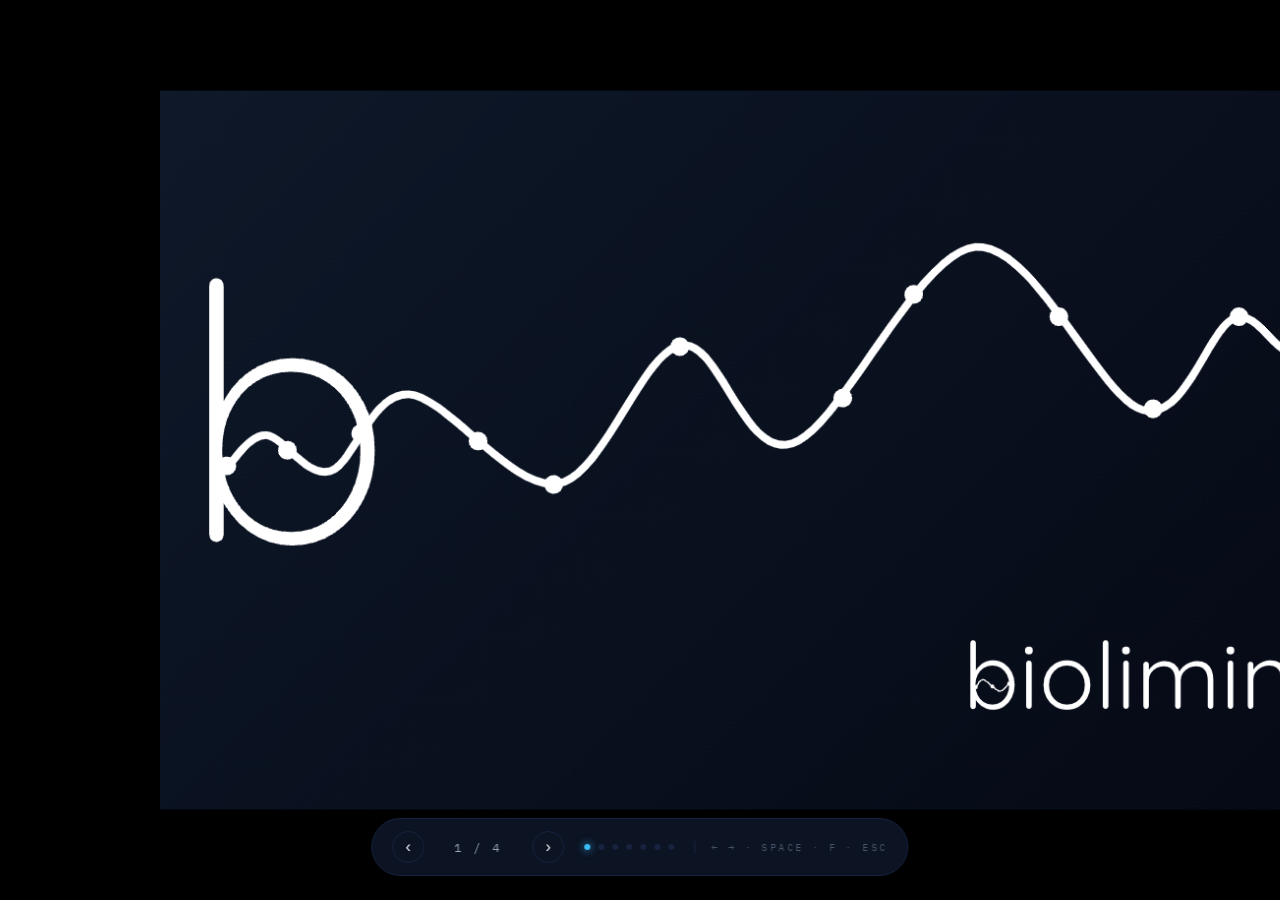
<file: showcase/showcase-day-noon-dry-run-deck.html>
<!doctype html>
<html lang="en">
<head>
<meta charset="utf-8" />
<meta name="viewport" content="width=device-width,initial-scale=1" />
<title>Bioliminal — Deck</title>
<link rel="preconnect" href="https://fonts.googleapis.com">
<link rel="preconnect" href="https://fonts.gstatic.com" crossorigin>
<link href="https://fonts.googleapis.com/css2?family=Fraunces:ital,wght@0,300..900;1,300..900&family=IBM+Plex+Mono:wght@300;400;500;600&family=IBM+Plex+Sans:wght@300;400;500;600;700&family=Quicksand:wght@300;400;500;600;700&display=swap" rel="stylesheet">
<style>
  :root {
    --bg: #0F172A;
    --surface: #1E293B;
    --surface-alt: #0C1425;
    --hairline: #17233F;
    --text: #F8FAFC;
    --muted: #94A3B8;
    --subtle: #475569;
    --signal: #38BDF8;
    --warn: #F59E0B;
    --error: #F87171;
    --emerald: #34D399;
    --indigo: #818CF8;
  }
  * { box-sizing: border-box; }
  html, body {
    margin: 0; padding: 0;
    width: 100%; height: 100%;
    overflow: hidden;
    background: #000;
    color: var(--text);
    font-family: 'IBM Plex Sans', system-ui, sans-serif;
    -webkit-font-smoothing: antialiased;
  }
  .mono {
    font-family: 'IBM Plex Mono', ui-monospace, monospace;
    letter-spacing: 0.16em;
    text-transform: uppercase;
  }
  .display {
    font-family: 'Fraunces', Georgia, serif;
    letter-spacing: -0.03em;
    line-height: 0.95;
  }
  .stage {
    position: fixed; inset: 0;
    display: grid; place-items: center;
    background: #000;
  }
  .deck {
    width: 1600px; height: 900px;
    background: var(--bg);
    position: relative;
    overflow: hidden;
    transform-origin: center center;
  }
  .deck::after {
    content: ''; position: absolute; inset: 0; pointer-events: none;
    background-image: radial-gradient(rgba(255,255,255,0.04) 1px, transparent 1px);
    background-size: 3px 3px;
    mix-blend-mode: overlay;
    opacity: 0.5; z-index: 50;
  }
  .slide {
    position: absolute; inset: 0;
    padding: 64px 72px;
    display: flex; flex-direction: column;
    opacity: 0; pointer-events: none;
    transition: opacity 420ms cubic-bezier(0.4, 0, 0.2, 1);
  }
  .slide.active { opacity: 1; pointer-events: auto; }
  .slide-header {
    display: flex; justify-content: space-between; align-items: center;
    font-size: 13px; color: var(--subtle); letter-spacing: 0.26em;
  }
  .slide-header .brand {
    font-family: 'Fraunces', serif; font-weight: 600;
    font-size: 16px; letter-spacing: -0.01em;
    color: var(--muted); text-transform: none;
  }
  .slide-footer {
    position: absolute; bottom: 40px; left: 72px; right: 72px;
    display: flex; justify-content: space-between; align-items: center;
    font-size: 11px; color: var(--subtle); letter-spacing: 0.24em;
  }

  /* =========================================================================
     Slide 01 — Title (bioliminal branding image, full-bleed)
     ========================================================================= */
  .s-title {
    padding: 0;
    justify-content: center; align-items: center;
    background: #03050c;
  }
  .s-title img {
    width: 100%; height: 100%;
    object-fit: contain;
    display: block;
  }

  /* =========================================================================
     Slide 02 — The Loop (4-up: Sense · Cue · Reason · Verify)
     ========================================================================= */
  .s-loop .head-row {
    display: flex; justify-content: space-between; align-items: flex-end;
    margin: 20px 0 32px;
  }
  .s-loop h2 {
    font-family: 'Fraunces', serif; font-weight: 800;
    font-size: 96px; line-height: 0.95; letter-spacing: -0.04em; margin: 0;
  }
  .s-loop h2 em { font-style: italic; color: var(--signal); font-weight: 400; }
  .s-loop .subhead {
    font-size: 16px; color: var(--muted); max-width: 400px;
    line-height: 1.5; text-align: right;
  }
  .loop-grid {
    display: grid; grid-template-columns: repeat(4, 1fr);
    gap: 28px; flex: 1;
  }
  .phase {
    background: var(--surface-alt);
    border: 1px solid var(--hairline);
    padding: 24px;
    display: flex; flex-direction: column;
    position: relative;
    overflow: hidden;
  }
  .phase .phase-top {
    display: flex; justify-content: space-between; align-items: center;
    margin-bottom: 14px;
  }
  .phase .idx {
    font-family: 'IBM Plex Mono', monospace;
    font-size: 28px; font-weight: 300; letter-spacing: -0.04em;
    color: var(--signal); line-height: 1;
  }
  .phase .tag {
    font-size: 10px; color: var(--muted); letter-spacing: 0.22em;
  }
  .phase .viz-wrap {
    width: 100%; aspect-ratio: 1 / 1;
    background: #0A1220;
    border: 1px solid var(--hairline);
    position: relative;
    margin-bottom: 18px;
  }
  .phase .viz-wrap canvas {
    position: absolute; inset: 0; width: 100%; height: 100%;
  }
  .phase h3 {
    font-family: 'Fraunces', serif; font-weight: 800;
    font-size: 48px; line-height: 1; letter-spacing: -0.04em;
    margin: 0 0 16px;
  }
  .phase ul {
    margin: 0; padding: 0; list-style: none;
    display: flex; flex-direction: column; gap: 10px;
  }
  .phase li {
    display: flex; gap: 12px; align-items: flex-start;
    font-size: 14px; color: var(--muted); line-height: 1.4;
  }
  .phase li::before {
    content: '';
    flex-shrink: 0;
    width: 6px; height: 6px; border-radius: 50%;
    background: var(--signal);
    margin-top: 7px;
    box-shadow: 0 0 6px rgba(56,189,248,0.5);
  }
  .phase li b {
    color: var(--text); font-weight: 500;
    font-family: 'IBM Plex Mono', monospace;
    font-size: 13px; letter-spacing: 0.04em;
  }
  .phase::after {
    content: '→';
    position: absolute;
    right: -22px; top: 50%;
    transform: translateY(-50%);
    font-family: 'IBM Plex Mono', monospace;
    font-size: 20px;
    color: var(--hairline);
    z-index: 2;
    font-weight: 300;
  }
  .phase:last-child::after { display: none; }

  /* =========================================================================
     Slide 03 — In-app phone
     ========================================================================= */
  .s-app .slide-body {
    flex: 1;
    display: grid;
    grid-template-columns: 500px 1fr;
    gap: 96px;
    align-items: center;
    margin-top: 40px;
  }
  .s-app h2 {
    font-family: 'Fraunces', serif; font-weight: 800;
    font-size: 96px; line-height: 1; letter-spacing: -0.04em; margin: 0 0 32px;
  }
  .s-app h2 em { font-style: italic; color: var(--signal); font-weight: 400; }
  .s-app .cols {
    display: grid; grid-template-columns: 1fr 1fr; gap: 24px 48px;
    max-width: 620px;
  }
  .s-app .col .k {
    font-size: 11px; color: var(--subtle); letter-spacing: 0.22em;
  }
  .s-app .col .v {
    margin-top: 8px;
    font-size: 15px; color: var(--muted); line-height: 1.5;
  }

  .phone {
    width: 420px; height: 840px;
    background: #000;
    border-radius: 52px;
    padding: 14px;
    box-shadow: 0 50px 120px rgba(0,0,0,0.7), inset 0 0 0 2px #1f2937;
    position: relative; margin: 0 auto;
  }
  .phone::before {
    content: ''; position: absolute;
    top: 22px; left: 50%; transform: translateX(-50%);
    width: 130px; height: 32px; border-radius: 18px;
    background: #000; z-index: 2;
  }
  .screen {
    width: 100%; height: 100%;
    background: var(--bg); border-radius: 38px;
    overflow: hidden;
    display: flex; flex-direction: column;
    position: relative;
  }
  .statusbar {
    height: 52px;
    display: flex; align-items: flex-end; justify-content: space-between;
    padding: 0 30px 6px;
    font-family: 'IBM Plex Mono', monospace;
    font-size: 13px; color: var(--text); letter-spacing: 0.04em;
  }
  .appbar {
    padding: 14px 24px 6px;
    display: flex; align-items: center; justify-content: space-between;
  }
  .appbar .title {
    font-family: 'Fraunces', serif; font-size: 24px; font-weight: 600;
  }
  .appbar .state {
    font-family: 'IBM Plex Mono', monospace;
    font-size: 11px; letter-spacing: 0.24em; color: var(--emerald);
    display: flex; align-items: center; gap: 8px;
  }
  .appbar .state::before {
    content: ''; width: 6px; height: 6px; border-radius: 50%;
    background: var(--emerald);
    box-shadow: 0 0 8px var(--emerald);
    animation: breath 1.2s ease-in-out infinite;
  }
  @keyframes breath {
    0%, 100% { opacity: 0.4; } 50% { opacity: 1; }
  }
  .hero-row {
    padding: 14px 24px 0; display: flex; align-items: baseline; gap: 14px;
  }
  .hero-row .rep-big {
    font-family: 'Fraunces', serif; font-size: 88px; font-weight: 800;
    line-height: 1; letter-spacing: -0.04em;
  }
  .hero-row .rep-of {
    font-family: 'IBM Plex Mono', monospace;
    font-size: 14px; color: var(--subtle); letter-spacing: 0.22em;
  }
  .metric-row {
    padding: 18px 24px 0;
    display: grid; grid-template-columns: 1fr 1fr 1fr; gap: 12px;
  }
  .metric {
    background: var(--surface);
    border: 1px solid var(--hairline);
    border-radius: 14px;
    padding: 12px 14px;
  }
  .metric .k {
    font-family: 'IBM Plex Mono', monospace;
    font-size: 10px; color: var(--subtle); letter-spacing: 0.22em;
  }
  .metric .v {
    font-family: 'IBM Plex Mono', monospace;
    font-size: 18px; color: var(--text); margin-top: 6px; font-weight: 500;
  }
  .metric .v.sig { color: var(--signal); }
  .metric .v.warn { color: var(--warn); }

  .chart-card {
    margin: 18px 24px;
    background: var(--surface);
    border: 1px solid var(--hairline);
    border-radius: 14px;
    padding: 16px;
    flex: 1;
    display: flex; flex-direction: column;
  }
  .chart-card .head {
    display: flex; justify-content: space-between; align-items: center;
    margin-bottom: 8px;
  }
  .chart-card .head .lbl {
    font-family: 'IBM Plex Mono', monospace;
    font-size: 10px; color: var(--muted); letter-spacing: 0.22em;
  }
  .chart-card .head .fat {
    font-family: 'IBM Plex Mono', monospace;
    font-size: 11px; color: var(--signal); letter-spacing: 0.2em; font-weight: 600;
  }
  .chart-card canvas { width: 100%; flex: 1; display: block; }

  .cue-row {
    margin: 0 24px 16px;
    background: var(--surface);
    border: 1px solid var(--hairline);
    border-radius: 14px;
    padding: 14px 16px;
    display: flex; align-items: center; gap: 12px;
  }
  .cue-row .lbl {
    font-family: 'IBM Plex Mono', monospace;
    font-size: 10px; color: var(--muted); letter-spacing: 0.22em;
  }
  .cue-row .bars { display: flex; gap: 4px; flex: 1; }
  .cue-row .bar {
    flex: 1; height: 26px; border-radius: 4px;
    background: var(--hairline);
    transition: background 120ms ease;
  }
  .cue-row .bar.on {
    background: var(--signal);
    box-shadow: 0 0 10px rgba(56,189,248,0.6);
  }
  .cue-row .band-label {
    font-family: 'IBM Plex Mono', monospace;
    font-size: 11px; letter-spacing: 0.2em; color: var(--text);
    min-width: 52px; text-align: right;
  }
  .tab-bar {
    height: 64px;
    border-top: 1px solid var(--hairline);
    display: flex; align-items: center; justify-content: space-around;
    padding: 0 18px 16px;
  }
  .tab-bar .tab {
    display: flex; flex-direction: column; align-items: center; gap: 4px;
    font-family: 'IBM Plex Mono', monospace;
    font-size: 10px; letter-spacing: 0.22em;
    color: var(--subtle);
  }
  .tab-bar .tab.active { color: var(--signal); }
  .tab-bar .tab .dot {
    width: 6px; height: 6px; border-radius: 50%;
    background: currentColor; opacity: 0.7;
  }
  .tab-bar .tab.active .dot { box-shadow: 0 0 8px currentColor; }

  /* =========================================================================
     Slide 04 — Video
     ========================================================================= */
  /* =========================================================================
     Slide 05 — Two-stage reveal: logo → arrow + arnold/aaron composite
     ========================================================================= */
  .s-image .image-stage {
    flex: 1;
    display: grid;
    grid-template-columns: 1fr 120px 1fr;
    align-items: center;
    justify-items: center;
    margin: 24px 0;
    gap: 24px;
  }
  .s-image .img-slot {
    width: 100%; height: 100%;
    display: flex; align-items: center;
  }
  .s-image .logo-slot {
    justify-content: flex-end;
    padding-right: 4%;
    transform: translateX(-6%);
    transition: transform 600ms cubic-bezier(0.22, 1, 0.36, 1);
  }
  .s-image .logo-slot img {
    max-width: 88%;
    max-height: 56%;
    object-fit: contain;
    display: block;
  }
  .s-image .img-arrow {
    font-family: 'IBM Plex Mono', monospace;
    font-size: 72px;
    color: var(--text);
    opacity: 0;
    transform: translateX(-16px);
    transition: opacity 500ms ease 120ms, transform 500ms cubic-bezier(0.22, 1, 0.36, 1) 120ms;
  }
  .s-image .face-slot {
    justify-content: flex-start;
    opacity: 0;
    transform: translateX(24px);
    transition: opacity 600ms ease 200ms, transform 600ms cubic-bezier(0.22, 1, 0.36, 1) 200ms;
  }
  .s-image .face-wrap {
    position: relative;
    display: inline-block;
    max-height: 72%;
  }
  .s-image .face-wrap .arnold {
    display: block;
    max-width: 100%;
    max-height: 72vh;
    height: auto;
    object-fit: contain;
  }
  .s-image .face-wrap .aaron {
    position: absolute;
    /* Aaron face overlay on Arnold — tune these once we eyeball it */
    top: 2%;
    left: 37%;
    width: 26%;
    height: auto;
    object-fit: contain;
    mix-blend-mode: normal;
  }
  .s-image .face-wrap .gains {
    position: absolute;
    left: 50%;
    top: 76%;
    transform: translateX(-50%);
    font-family: 'Fraunces', serif;
    font-style: italic;
    font-weight: 600;
    font-size: clamp(32px, 5.2vh, 64px);
    color: var(--signal);
    letter-spacing: 0.02em;
    text-shadow: 0 2px 14px rgba(0,0,0,0.65);
    pointer-events: none;
    white-space: nowrap;
  }
  .s-image .image-stage[data-stage="1"] .img-arrow,
  .s-image .image-stage[data-stage="1"] .face-slot {
    opacity: 1;
    transform: translateX(0);
  }

  /* =========================================================================
     Slide 08 — QR code (scan to view deck)
     ========================================================================= */
  .s-qr .qr-stage {
    flex: 1;
    display: flex; justify-content: center; align-items: center;
    margin: 24px 0;
  }
  .s-qr .qr-stage img {
    max-width: min(72vh, 640px);
    max-height: 72vh;
    width: auto; height: auto;
    object-fit: contain;
    display: block;
  }

  /* =========================================================================
     Slide 05 — Past BlazePose (two research directions)
     ========================================================================= */
  .s-models h2 {
    font-family: 'Fraunces', serif; font-weight: 800;
    font-size: 96px; line-height: 0.95; letter-spacing: -0.04em;
    margin: 20px 0 48px;
  }
  .s-models h2 em { font-style: italic; color: var(--signal); font-weight: 400; }
  .s-models .models-grid {
    display: grid; grid-template-columns: 1fr 1fr; gap: 32px;
    flex: 1;
    margin-bottom: 64px;
  }
  .s-models .mcard {
    background: var(--surface-alt);
    border: 1px solid var(--hairline);
    padding: 28px;
    display: flex; flex-direction: column;
    position: relative;
  }
  .s-models .mcard-top {
    display: flex; justify-content: space-between; align-items: baseline;
    margin-bottom: 18px;
  }
  .s-models .mcard .model-name {
    font-family: 'Fraunces', serif; font-size: 36px; font-weight: 400;
    font-style: italic;
    letter-spacing: -0.03em; color: var(--signal); line-height: 1;
  }
  .s-models .mcard .tag {
    font-family: 'IBM Plex Mono', monospace;
    font-size: 12px; color: var(--muted); letter-spacing: 0.22em;
    text-transform: uppercase;
  }
  .s-models .viz-wrap {
    position: relative;
    width: 100%; flex: 1;
    background: #0A1220;
    border: 1px solid var(--hairline);
    overflow: hidden;
    display: block;
  }
  .s-models .viz-wrap canvas {
    position: absolute; inset: 0; width: 100%; height: 100%;
  }
  .s-models .attr {
    position: absolute; bottom: 10px; right: 16px;
    font-family: 'IBM Plex Mono', monospace;
    font-size: 8px; color: var(--subtle); letter-spacing: 0.18em;
    text-transform: uppercase;
    z-index: 2;
  }

  /* =========================================================================
     Chrome
     ========================================================================= */
  .chrome {
    position: fixed; z-index: 100;
    bottom: 24px; left: 50%; transform: translateX(-50%);
    display: flex; align-items: center; gap: 20px;
    background: rgba(15, 23, 42, 0.85);
    backdrop-filter: blur(16px); -webkit-backdrop-filter: blur(16px);
    border: 1px solid var(--hairline);
    border-radius: 100px;
    padding: 12px 20px;
    font-family: 'IBM Plex Mono', monospace;
    font-size: 12px; letter-spacing: 0.22em;
    color: var(--muted);
    opacity: 0;
    transition: opacity 240ms ease;
  }
  .stage:hover .chrome, .chrome:hover, .chrome.show { opacity: 1; }
  .chrome button {
    background: none;
    border: 1px solid var(--hairline);
    color: var(--text);
    width: 32px; height: 32px;
    border-radius: 50%;
    font-size: 16px; cursor: pointer;
    display: grid; place-items: center;
    transition: border-color 160ms ease, color 160ms ease;
  }
  .chrome button:hover { border-color: var(--signal); color: var(--signal); }
  .chrome .counter { min-width: 68px; text-align: center; }
  .chrome .dots { display: flex; gap: 8px; }
  .chrome .dot {
    width: 6px; height: 6px; border-radius: 50%;
    background: var(--hairline); cursor: pointer;
    transition: background 160ms ease;
  }
  .chrome .dot.active { background: var(--signal); box-shadow: 0 0 8px var(--signal); }
  .chrome .dot:hover { background: var(--muted); }
  .chrome .hint {
    color: var(--subtle); font-size: 10px; letter-spacing: 0.24em;
    border-left: 1px solid var(--hairline); padding-left: 16px;
  }

  /* =========================================================================
     Slide 06 — Adaptive (garment · phone · cloud, animated MODEL pill)
     ========================================================================= */
  .s-adaptive h2 {
    font-family: 'Fraunces', serif; font-weight: 800;
    font-size: 88px; line-height: 0.95; letter-spacing: -0.04em;
    margin: 16px 0 0;
  }
  .s-adaptive h2 em { font-style: italic; color: var(--signal); font-weight: 400; }
  .s-adaptive .adaptive-stage {
    flex: 1; position: relative; margin-top: 24px;
  }
  .s-adaptive .topology {
    position: absolute; inset: 0;
    display: flex; align-items: center; justify-content: center;
  }
  .s-adaptive .topology svg.full { width: 100%; height: 100%; }

  .s-adaptive svg .tier-name {
    font-family: 'IBM Plex Mono', monospace;
    font-size: 44px; letter-spacing: 0.32em;
    fill: var(--text); font-weight: 500; text-transform: uppercase;
    transition: opacity 400ms ease, fill 400ms ease;
  }
  .s-adaptive svg .tier-tag {
    font-family: 'IBM Plex Mono', monospace;
    font-size: 22px; letter-spacing: 0.24em;
    fill: var(--subtle); text-transform: uppercase;
    transition: opacity 400ms ease;
  }
  .s-adaptive svg .device-label {
    font-family: 'IBM Plex Mono', monospace;
    font-size: 22px; letter-spacing: 0.24em;
    fill: var(--muted); text-transform: uppercase;
  }
  .s-adaptive svg .flow-label {
    font-family: 'IBM Plex Mono', monospace;
    font-size: 20px; letter-spacing: 0.22em;
    fill: var(--subtle); text-transform: uppercase;
  }
  .s-adaptive svg .model-label {
    font-family: 'IBM Plex Mono', monospace;
    font-size: 26px; letter-spacing: 0.18em;
    fill: var(--text); text-transform: uppercase; font-weight: 500;
  }
  .s-adaptive svg .model-size {
    font-family: 'IBM Plex Mono', monospace;
    font-size: 22px; letter-spacing: 0.16em;
    fill: var(--bg); font-weight: 600;
  }

  @keyframes s6BlePulse {
    0%, 100% { stroke-opacity: 0.5; }
    50%      { stroke-opacity: 1; }
  }
  .s-adaptive .ble-pulse { animation: s6BlePulse 1.4s ease-in-out infinite; }

  @keyframes s6BleFlow {
    0%   { transform: translateX(0); opacity: 0; }
    15%  { opacity: 1; }
    85%  { opacity: 1; }
    100% { transform: translateX(200px); opacity: 0; }
  }
  .s-adaptive .ble-packet { animation: s6BleFlow 1.8s linear infinite; }
</style>
</head>
<body>
  <div class="stage" id="stage">
    <div class="deck" id="deck">

      <!-- 01 TITLE -->
      <section class="slide s-title active" data-slide="1">
        <img src="slide1.png" alt="bioliminal"/>
      </section>

      <!-- 02 THE LOOP — 4-UP -->
      <section class="slide s-loop" data-slide="2">
        <div class="slide-header">
          <span class="brand">bioliminal</span>
          <span class="mono">// THE LOOP</span>
        </div>
        <div class="head-row">
          <h2 class="display">The <em>loop.</em></h2>
          <div class="subhead">Four phases. One rep. Every sample audited against the sensor.</div>
        </div>
        <div class="loop-grid">

          <div class="phase">
            <div class="phase-top">
              <div class="idx">01</div>
              <div class="tag mono">SEMG + POSE</div>
            </div>
            <div class="viz-wrap"><canvas id="senseCanvas"></canvas></div>
            <h3 class="display">Sense.</h3>
            <ul>
              <li><b>500 Hz</b> sEMG envelope</li>
              <li><b>33 LM</b> pose · 30 FPS</li>
              <li><b>On-device</b> · no video uploaded</li>
            </ul>
          </div>

          <div class="phase">
            <div class="phase-top">
              <div class="idx">02</div>
              <div class="tag mono">PATHWAY</div>
            </div>
            <div class="viz-wrap"><canvas id="reasonCanvas"></canvas></div>
            <h3 class="display">Reason.</h3>
            <ul>
              <li><b>Evidence-weighted</b> pathways</li>
              <li><b>Confidence</b> per rep</li>
              <li><b>Anatomy-gated</b> only</li>
            </ul>
          </div>

          <div class="phase">
            <div class="phase-top">
              <div class="idx">03</div>
              <div class="tag mono">HAPTIC</div>
            </div>
            <div class="viz-wrap"><canvas id="cueCanvas"></canvas></div>
            <h3 class="display">Cue.</h3>
            <ul>
              <li><b>5-band</b> PWM motor</li>
              <li><b>20% → 80%</b> fatigue ramp</li>
              <li><b>5 s</b> peak calibration</li>
            </ul>
          </div>

          <div class="phase">
            <div class="phase-top">
              <div class="idx">04</div>
              <div class="tag mono">SENSOR-TRUTH</div>
            </div>
            <div class="viz-wrap"><canvas id="verifyCanvas"></canvas></div>
            <h3 class="display">Verify.</h3>
            <ul>
              <li><b>Envelope vs peak</b>, live</li>
              <li><b>Sensor</b> is ground truth</li>
              <li><b>CSV</b> · 115200 baud</li>
            </ul>
          </div>

        </div>
        <div class="slide-footer">
          <span>// 02</span>
          <span>BIOLIMINAL</span>
        </div>
      </section>

      <!-- 03 ADAPTIVE — Moves where it fits -->
      <section class="slide s-adaptive" data-slide="3">
        <div class="slide-header">
          <span class="brand">bioliminal</span>
          <span class="mono">// ADAPTIVE</span>
        </div>

        <h2 class="display">Moves where it <em>fits.</em></h2>

        <div class="adaptive-stage">
          <div class="topology">
            <svg class="full" viewBox="0 0 1600 800" xmlns="http://www.w3.org/2000/svg">
              <defs>
                <filter id="s6glowCyan" x="-50%" y="-50%" width="200%" height="200%">
                  <feGaussianBlur stdDeviation="6" result="blur"/>
                  <feMerge><feMergeNode in="blur"/><feMergeNode in="SourceGraphic"/></feMerge>
                </filter>
                <filter id="s6glowIndigo" x="-50%" y="-50%" width="200%" height="200%">
                  <feGaussianBlur stdDeviation="8" result="blur"/>
                  <feMerge><feMergeNode in="blur"/><feMergeNode in="SourceGraphic"/></feMerge>
                </filter>

                <symbol id="s6cloud" viewBox="0 0 280 180">
                  <path d="M 40 155
                           C 10 155 6 115 38 103
                           C 28 70 75 55 98 80
                           C 100 32 172 25 188 80
                           C 218 52 255 68 248 103
                           C 278 108 278 152 248 155
                           L 40 155 Z"
                        fill="none" stroke="#94A3B8" stroke-width="2.5" stroke-linejoin="round"/>
                </symbol>

                <symbol id="s6sleeve" viewBox="0 0 120 230">
                  <path d="M 35 30 Q 45 25 60 25 Q 75 25 85 30 L 90 70 Q 92 100 90 140 Q 88 180 85 210 Q 75 218 60 218 Q 45 218 35 210 Q 32 180 30 140 Q 28 100 30 70 Z"
                        fill="none" stroke="#94A3B8" stroke-width="2.5" stroke-linejoin="round"/>
                  <rect x="34" y="46" width="52" height="32" rx="5" ry="5"
                        fill="#0C1425" stroke="#94A3B8" stroke-width="1.5"/>
                  <text x="60" y="66" text-anchor="middle"
                        font-family="IBM Plex Mono, monospace" font-size="9" fill="#CBD5E1"
                        letter-spacing="0.6" font-weight="600">MCU</text>
                  <circle cx="44" cy="73" r="2" fill="#38BDF8"/>
                  <circle cx="76" cy="73" r="1.8" fill="#34D399" opacity="0.85"/>
                  <circle cx="60" cy="110" r="6" fill="#34D399" opacity="0.85"/>
                  <circle cx="60" cy="110" r="11" fill="none" stroke="#34D399" stroke-width="1" opacity="0.5"/>
                  <circle cx="60" cy="155" r="6" fill="#34D399" opacity="0.85"/>
                  <circle cx="60" cy="155" r="11" fill="none" stroke="#34D399" stroke-width="1" opacity="0.5"/>
                  <path d="M 33 95 Q 60 92 87 95" fill="none" stroke="#475569" stroke-width="0.8" opacity="0.6"/>
                  <path d="M 32 130 Q 60 127 88 130" fill="none" stroke="#475569" stroke-width="0.8" opacity="0.6"/>
                  <path d="M 31 175 Q 60 172 89 175" fill="none" stroke="#475569" stroke-width="0.8" opacity="0.6"/>
                  <path d="M 31 200 Q 60 197 89 200" fill="none" stroke="#475569" stroke-width="0.8" opacity="0.6"/>
                </symbol>
              </defs>

              <g transform="translate(135, 140)">
                <use href="#s6sleeve" width="180" height="340"/>
                <text x="90" y="380" text-anchor="middle" class="device-label">SENSORS</text>
              </g>

              <g>
                <line x1="280" y1="340" x2="500" y2="340"
                      stroke="#34D399" stroke-width="2.5" stroke-dasharray="0" class="ble-pulse"/>
                <circle cx="290" cy="340" r="5" fill="#34D399" class="ble-packet"/>
                <text x="390" y="318" text-anchor="middle" class="flow-label">BLE · sEMG</text>
                <text x="390" y="372" text-anchor="middle" class="flow-label" fill="#475569">HAPTIC ←</text>
              </g>

              <g transform="translate(500, 60)">
                <rect x="0" y="0" width="340" height="620" rx="46" ry="46"
                      fill="#000000" stroke="#1E293B" stroke-width="3"/>
                <rect x="135" y="20" width="70" height="16" rx="8" ry="8" fill="#1E293B"/>
                <rect x="16" y="56" width="308" height="540" rx="32" ry="32"
                      fill="#0F172A" stroke="#17233F" stroke-width="1"/>

                <g id="s6modelPill" transform="translate(170, 330)">
                  <rect id="s6pillRect" x="-130" y="-50" width="260" height="100" rx="50" ry="50"
                        fill="#38BDF8" filter="url(#s6glowCyan)"/>
                  <text id="s6pillLabel" x="0" y="-6" text-anchor="middle" class="model-label">MODEL</text>
                  <text id="s6pillSize" x="0" y="26" text-anchor="middle" class="model-size">9 MB</text>
                </g>
              </g>

              <g id="s6httpsLink">
                <line id="s6httpsLine" x1="850" y1="440" x2="1070" y2="440"
                      stroke="#818CF8" stroke-width="2.5" stroke-dasharray="5,10" opacity="0.5"/>
                <text x="960" y="418" text-anchor="middle" class="flow-label">HTTPS</text>
                <text id="s6httpsDetail" x="960" y="472" text-anchor="middle" class="flow-label" fill="#475569">REPORT</text>
              </g>

              <g id="s6serverGroup" transform="translate(1061, 200)">
                <use id="s6cloudShape" href="#s6cloud" width="400" height="260"/>
                <g id="s6cloudPill" transform="translate(205, 130)" style="display:none">
                  <rect x="-115" y="-42" width="230" height="84" rx="42" ry="42"
                        fill="#818CF8" filter="url(#s6glowIndigo)"/>
                  <text x="0" y="-6" text-anchor="middle" class="model-label">MODEL</text>
                  <text x="0" y="24" text-anchor="middle" class="model-size">9 MB</text>
                </g>
                <text x="200" y="295" text-anchor="middle" class="device-label">SERVER</text>
              </g>

              <g>
                <text id="s6tierName" x="670" y="735" text-anchor="middle" class="tier-name">FLAGSHIP</text>
                <text id="s6tierTag"  x="670" y="775" text-anchor="middle" class="tier-tag">MODEL ON PHONE</text>
              </g>
            </svg>
          </div>
        </div>

        <div class="slide-footer">
          <span>// 03</span>
          <span>BIOLIMINAL</span>
        </div>
      </section>

      <!-- 04 WHAT'S NEXT -->
      <section class="slide s-models" data-slide="4">
        <div class="slide-header">
          <span class="brand">bioliminal</span>
          <span class="mono">// WHAT'S NEXT</span>
        </div>
        <h2 class="display">What's <em>next.</em></h2>
        <div class="models-grid">

          <div class="mcard">
            <div class="mcard-top">
              <div class="model-name">SKEL</div>
              <div class="tag">Overhead press · Scapular rhythm</div>
            </div>
            <div class="viz-wrap">
              <canvas id="modelACanvas"></canvas>
              <div class="attr">MPI · Keller et al · 2023</div>
            </div>
          </div>

          <div class="mcard">
            <div class="mcard-top">
              <div class="model-name">Sapiens</div>
              <div class="tag">Deadlift · Spinal rounding</div>
            </div>
            <div class="viz-wrap">
              <canvas id="modelBCanvas"></canvas>
              <div class="attr">Meta · Khirodkar et al · 2024</div>
            </div>
          </div>

        </div>
        <div class="slide-footer">
          <span>// 04</span>
          <span>BIOLIMINAL</span>
        </div>
      </section>

      <!-- 05 IMAGE PLACEHOLDER -->
      <section class="slide s-image" data-slide="5">
        <div class="slide-header">
          <span class="brand">bioliminal</span>
          <span class="mono">// IMAGE</span>
        </div>
        <div class="image-stage" data-stage="0">
          <div class="img-slot logo-slot">
            <img src="Logo.png" alt="bioliminal"/>
          </div>
          <div class="img-arrow" aria-hidden="true">→</div>
          <div class="img-slot face-slot">
            <div class="face-wrap">
              <img class="arnold" src="arnold.webp" alt="Arnold"/>
              <img class="aaron" src="aaron.png" alt="Aaron face"/>
              <span class="gains">gains</span>
            </div>
          </div>
        </div>
        <div class="slide-footer">
          <span>// 05</span>
          <span>BIOLIMINAL</span>
        </div>
      </section>

      <!-- 06 IN-APP — Rep count is downstream -->
      <section class="slide s-app" data-slide="6">
        <div class="slide-header">
          <span class="brand">bioliminal</span>
          <span class="mono">// IN-APP — LIVE SESSION</span>
        </div>
        <div class="slide-body">
          <div class="phone">
            <div class="screen">
              <div class="statusbar"><span>9:41</span><span>● ● ●</span></div>
              <div class="appbar">
                <div class="title">Bicep Curl</div>
                <div class="state mono">LIVE</div>
              </div>
              <div class="hero-row">
                <div class="rep-big" id="repBig">08</div>
                <div class="rep-of mono">/ 12 REPS</div>
              </div>
              <div class="metric-row">
                <div class="metric"><div class="k">ENV</div><div class="v sig" id="mEnv">0.54</div></div>
                <div class="metric"><div class="k">PEAK</div><div class="v" id="mPeak">0.87</div></div>
                <div class="metric"><div class="k">FATIGUE</div><div class="v warn" id="mFat">38%</div></div>
              </div>
              <div class="chart-card">
                <div class="head">
                  <span class="lbl">sEMG · 500 Hz</span>
                  <span class="fat" id="cueLabel">CUE · ARMED</span>
                </div>
                <canvas id="emgCanvas"></canvas>
              </div>
              <div class="cue-row">
                <span class="lbl">HAPTIC</span>
                <div class="bars" id="cueBars">
                  <div class="bar"></div><div class="bar"></div><div class="bar"></div>
                  <div class="bar"></div><div class="bar"></div>
                </div>
                <span class="band-label mono" id="bandLabel">0 / 5</span>
              </div>
              <div class="tab-bar">
                <div class="tab active"><div class="dot"></div>LIVE</div>
                <div class="tab"><div class="dot"></div>SETS</div>
                <div class="tab"><div class="dot"></div>TRENDS</div>
                <div class="tab"><div class="dot"></div>DEV</div>
              </div>
            </div>
          </div>
          <div>
            <h2 class="display">Rep count is<br/><em>downstream.</em></h2>
            <div class="cols">
              <div class="col"><div class="k mono">INPUT</div><div class="v">sEMG + pose, merged on-device.</div></div>
              <div class="col"><div class="k mono">OUTPUT</div><div class="v">Haptic cue + CSV row per sample.</div></div>
              <div class="col"><div class="k mono">THRESHOLDS</div><div class="v">5 PWM bands · 20% → 80%.</div></div>
              <div class="col"><div class="k mono">NOT</div><div class="v">A diagnostic. Wellness only.</div></div>
            </div>
          </div>
        </div>
        <div class="slide-footer">
          <span>// 06</span>
          <span>BIOLIMINAL</span>
        </div>
      </section>

      <!-- 07 QR CODE -->
      <section class="slide s-qr" data-slide="7">
        <div class="slide-header">
          <span class="brand">bioliminal</span>
          <span class="mono">// SCAN</span>
        </div>
        <div class="qr-stage">
          <img src="QR_code_Showcase_Day-Deck.png" alt="Showcase Day deck QR code"/>
        </div>
        <div class="slide-footer">
          <span>// 08</span>
          <span>BIOLIMINAL</span>
        </div>
      </section>
    </div>
  </div>

  <div class="chrome show" id="chrome">
    <button id="prevBtn" aria-label="Previous">‹</button>
    <div class="counter"><span id="counter">1 / 4</span></div>
    <button id="nextBtn" aria-label="Next">›</button>
    <div class="dots" id="dots"></div>
    <div class="hint">← → · SPACE · F · ESC</div>
  </div>

<script>
(() => {
  const deck = document.getElementById('deck');
  const DECK_W = 1600, DECK_H = 900;
  function fitDeck() {
    const scale = Math.min(window.innerWidth / DECK_W, window.innerHeight / DECK_H);
    deck.style.transform = `scale(${scale})`;
  }
  window.addEventListener('resize', fitDeck);
  fitDeck();

  const slides = document.querySelectorAll('.slide');
  const total = slides.length;
  let current = 0;
  const counter = document.getElementById('counter');
  const chrome = document.getElementById('chrome');
  const dotsEl = document.getElementById('dots');

  for (let i = 0; i < total; i++) {
    const d = document.createElement('div');
    d.className = 'dot' + (i === 0 ? ' active' : '');
    d.addEventListener('click', (e) => { e.stopPropagation(); go(i); });
    dotsEl.appendChild(d);
  }
  const dots = dotsEl.querySelectorAll('.dot');

  const imageStage = document.querySelector('.s-image .image-stage');
  function resetImageStage() { if (imageStage) imageStage.dataset.stage = '0'; }
  function advanceForward() {
    if (slides[current].classList.contains('s-image') && imageStage && imageStage.dataset.stage === '0') {
      imageStage.dataset.stage = '1';
      return;
    }
    go(current + 1);
  }

  function go(i) {
    if (i < 0 || i >= total) return;
    slides[current].classList.remove('active');
    dots[current].classList.remove('active');
    current = i;
    slides[current].classList.add('active');
    dots[current].classList.add('active');
    counter.textContent = `${current + 1} / ${total}`;
    history.replaceState(null, '', `#${current + 1}`);

    if (!slides[current].classList.contains('s-image')) resetImageStage();
  }

  document.getElementById('prevBtn').addEventListener('click', (e) => { e.stopPropagation(); go(current - 1); });
  document.getElementById('nextBtn').addEventListener('click', (e) => { e.stopPropagation(); advanceForward(); });
  document.addEventListener('keydown', (e) => {
    if (e.key === 'ArrowRight' || e.key === ' ' || e.key === 'PageDown') { e.preventDefault(); advanceForward(); }
    else if (e.key === 'ArrowLeft' || e.key === 'PageUp') { e.preventDefault(); go(current - 1); }
    else if (e.key === 'Home') go(0);
    else if (e.key === 'End') go(total - 1);
    else if (e.key === 'Escape') chrome.classList.toggle('show');
    else if (e.key.toLowerCase() === 'f') {
      if (!document.fullscreenElement) document.documentElement.requestFullscreen();
      else document.exitFullscreen();
    }
    else if (/^[1-9]$/.test(e.key)) go(parseInt(e.key, 10) - 1);
  });
  deck.addEventListener('click', (e) => {
    if (e.target.closest('.chrome')) return;
    advanceForward();
  });
  const hashMatch = /^#(\d+)$/.exec(location.hash);
  if (hashMatch) {
    const n = parseInt(hashMatch[1], 10) - 1;
    if (n >= 0 && n < total) go(n);
  }
  let chromeTimer;
  function nudgeChrome() {
    chrome.classList.add('show');
    clearTimeout(chromeTimer);
    chromeTimer = setTimeout(() => chrome.classList.remove('show'), 2400);
  }
  document.addEventListener('mousemove', nudgeChrome);
  nudgeChrome();

  // =========================================================================
  // Canvas helpers
  // =========================================================================
  function fit(canvas) {
    const dpr = window.devicePixelRatio || 1;
    const rect = canvas.getBoundingClientRect();
    if (rect.width === 0) return null;
    canvas.width = rect.width * dpr;
    canvas.height = rect.height * dpr;
    const ctx = canvas.getContext('2d');
    ctx.setTransform(dpr, 0, 0, dpr, 0, 0);
    return { ctx, w: rect.width, h: rect.height };
  }
  const C = {
    bg: '#0A1220', surface: '#1E293B', hairline: '#17233F',
    text: '#F8FAFC', muted: '#94A3B8', subtle: '#475569',
    signal: '#38BDF8', warn: '#F59E0B', emerald: '#34D399', indigo: '#818CF8',
  };
  const easeInOutCubic = (t) =>
    t < 0.5 ? 4 * t * t * t : 1 - Math.pow(-2 * t + 2, 3) / 2;

  // =========================================================================
  // 01 SENSE — pose skeleton
  // =========================================================================
  const senseCanvas = document.getElementById('senseCanvas');
  function drawSense(ts) {
    const f = fit(senseCanvas); if (!f) return;
    const { ctx, w, h } = f;
    ctx.clearRect(0, 0, w, h);
    const t = (ts % 2800) / 2800;
    const curlRaw = Math.max(0, Math.min(1, Math.sin(t * Math.PI)));
    const curl = easeInOutCubic(curlRaw);
    const p = (nx, ny) => [w * nx, h * ny];
    const head = p(0.5, 0.14);
    const lSh = p(0.38, 0.30), rSh = p(0.62, 0.30);
    const lEl = p(0.33, 0.50), rEl = p(0.67, 0.50);
    const lWr = p(0.30, 0.68);
    const lHip = p(0.44, 0.58), rHip = p(0.56, 0.58);
    const lKn = p(0.43, 0.78), rKn = p(0.57, 0.78);
    const lAn = p(0.43, 0.94), rAn = p(0.57, 0.94);
    const rs = p(0.74, 0.70), re = p(0.58, 0.34);
    const rWr = [rs[0] + (re[0] - rs[0]) * curl, rs[1] + (re[1] - rs[1]) * curl];
    function line(a, b, color, width) {
      ctx.strokeStyle = color; ctx.lineWidth = width;
      ctx.lineCap = 'round'; ctx.beginPath();
      ctx.moveTo(a[0], a[1]); ctx.lineTo(b[0], b[1]); ctx.stroke();
    }
    const bone = 'rgba(148,163,184,0.55)';
    const active = 'rgba(56,189,248,0.95)';
    const neck = [(lSh[0] + rSh[0]) / 2, (lSh[1] + rSh[1]) / 2];
    line(head, neck, bone, 1.6); line(lSh, rSh, bone, 1.6);
    line(lSh, lHip, bone, 1.6); line(rSh, rHip, bone, 1.6); line(lHip, rHip, bone, 1.6);
    line(lHip, lKn, bone, 1.6); line(lKn, lAn, bone, 1.6);
    line(rHip, rKn, bone, 1.6); line(rKn, rAn, bone, 1.6);
    line(lSh, lEl, bone, 1.6); line(lEl, lWr, bone, 1.6);
    line(rSh, rEl, active, 2.4); line(rEl, rWr, active, 2.4);
    const dots = [head, lSh, lEl, lWr, lHip, rHip, lKn, rKn, lAn, rAn];
    ctx.fillStyle = 'rgba(148,163,184,0.7)';
    dots.forEach(pt => { ctx.beginPath(); ctx.arc(pt[0], pt[1], 3, 0, Math.PI * 2); ctx.fill(); });
    [rSh, rEl, rWr].forEach(pt => {
      ctx.fillStyle = 'rgba(56,189,248,0.3)';
      ctx.beginPath(); ctx.arc(pt[0], pt[1], 9, 0, Math.PI * 2); ctx.fill();
      ctx.fillStyle = C.signal;
      ctx.beginPath(); ctx.arc(pt[0], pt[1], 3.6, 0, Math.PI * 2); ctx.fill();
    });
    ctx.font = '10px "IBM Plex Mono", monospace';
    ctx.fillStyle = C.muted;
    ctx.textAlign = 'left';
    ctx.fillText('33/33 LM', 10, 18);
    ctx.textAlign = 'right';
    ctx.fillStyle = C.text;
    ctx.fillText('FLEX ' + Math.round(curlRaw * 100) + '%', w - 10, h - 10);
  }

  // =========================================================================
  // 02 CUE — traveling pulse
  // =========================================================================
  const cueCanvas = document.getElementById('cueCanvas');
  function drawCue(ts) {
    const f = fit(cueCanvas); if (!f) return;
    const { ctx, w, h } = f;
    ctx.clearRect(0, 0, w, h);
    const t = (ts % 2600) / 2600;
    const startY = h * 0.5;
    const x0 = 32, x1 = w - 32;
    ctx.strokeStyle = 'rgba(23,35,63,0.95)';
    ctx.lineWidth = 1.4;
    ctx.beginPath(); ctx.moveTo(x0, startY); ctx.lineTo(x1, startY); ctx.stroke();
    ctx.fillStyle = C.muted;
    ctx.beginPath(); ctx.arc(x0, startY, 6, 0, Math.PI * 2); ctx.fill();
    ctx.beginPath(); ctx.arc(x1, startY, 6, 0, Math.PI * 2); ctx.fill();
    ctx.font = '9px "IBM Plex Mono", monospace';
    ctx.fillStyle = C.subtle;
    ctx.textAlign = 'left';
    ctx.fillText('PHONE', x0 - 10, startY + 22);
    ctx.fillText('MOTOR', x1 - 20, startY + 22);
    if (t > 0.15 && t < 0.60) {
      const prog = Math.max(0, Math.min(1, (t - 0.15) / 0.45));
      const eased = easeInOutCubic(prog);
      const px = x0 + (x1 - x0) * eased;
      const grad = ctx.createLinearGradient(px - 80, 0, px, 0);
      grad.addColorStop(0, 'rgba(56,189,248,0)');
      grad.addColorStop(1, 'rgba(56,189,248,0.85)');
      ctx.strokeStyle = grad; ctx.lineWidth = 2.4;
      ctx.beginPath(); ctx.moveTo(px - 80, startY); ctx.lineTo(px, startY); ctx.stroke();
      ctx.fillStyle = 'rgba(56,189,248,0.3)';
      ctx.beginPath(); ctx.arc(px, startY, 14, 0, Math.PI * 2); ctx.fill();
      ctx.fillStyle = C.signal;
      ctx.beginPath(); ctx.arc(px, startY, 4, 0, Math.PI * 2); ctx.fill();
    }
    if (t > 0.55 && t < 0.85) {
      const prog = Math.max(0, Math.min(1, (t - 0.55) / 0.30));
      const radius = 14 + prog * 56;
      const alpha = (1 - prog) * 0.6;
      ctx.strokeStyle = `rgba(56,189,248,${alpha})`; ctx.lineWidth = 1.6;
      ctx.beginPath(); ctx.arc(x1, startY, radius, 0, Math.PI * 2); ctx.stroke();
    }
    ctx.font = '10px "IBM Plex Mono", monospace';
    ctx.fillStyle = C.muted;
    ctx.textAlign = 'left';
    ctx.fillText('HAPTIC', 10, 18);
    ctx.textAlign = 'right';
    const band = Math.min(5, Math.floor(t * 5));
    ctx.fillStyle = C.text;
    ctx.fillText('BAND ' + band + '/5', w - 10, h - 10);
  }

  // =========================================================================
  // 03 REASON — pathway inference
  // =========================================================================
  const reasonCanvas = document.getElementById('reasonCanvas');
  function drawReason(ts) {
    const f = fit(reasonCanvas); if (!f) return;
    const { ctx, w, h } = f;
    ctx.clearRect(0, 0, w, h);
    const t = (ts % 3600) / 3600;

    const nodes = [
      { name: 'BIC', cx: 0.22, cy: 0.28, baseConf: 0.82 },
      { name: 'BRA', cx: 0.22, cy: 0.52, baseConf: 0.64 },
      { name: 'BRR', cx: 0.22, cy: 0.76, baseConf: 0.41 },
    ];
    const decision = { cx: 0.78, cy: 0.52 };
    const confWave = Math.sin(t * Math.PI * 2);
    nodes[0].conf = Math.max(0.1, nodes[0].baseConf + confWave * 0.08);
    nodes[1].conf = Math.max(0.1, nodes[1].baseConf + Math.sin(t * Math.PI * 2 + 2.1) * 0.1);
    nodes[2].conf = Math.max(0.1, nodes[2].baseConf + Math.sin(t * Math.PI * 2 + 4.2) * 0.08);
    const winner = nodes.reduce((a, b) => a.conf > b.conf ? a : b);

    nodes.forEach((n) => {
      const isWinner = n === winner;
      const ax = n.cx * w, ay = n.cy * h;
      const bx = decision.cx * w, by = decision.cy * h;
      ctx.strokeStyle = isWinner
        ? `rgba(56,189,248,${0.5 + 0.4 * Math.abs(Math.sin(t * Math.PI * 4))})`
        : 'rgba(71,85,105,0.35)';
      ctx.lineWidth = isWinner ? 2.4 : 1;
      ctx.setLineDash(isWinner ? [] : [4, 4]);
      ctx.beginPath(); ctx.moveTo(ax, ay); ctx.lineTo(bx, by); ctx.stroke();
    });
    ctx.setLineDash([]);

    const ax = winner.cx * w, ay = winner.cy * h;
    const bx = decision.cx * w, by = decision.cy * h;
    const pkt = (t * 2) % 1;
    const px = ax + (bx - ax) * pkt;
    const py = ay + (by - ay) * pkt;
    ctx.fillStyle = 'rgba(56,189,248,0.3)';
    ctx.beginPath(); ctx.arc(px, py, 10, 0, Math.PI * 2); ctx.fill();
    ctx.fillStyle = C.signal;
    ctx.beginPath(); ctx.arc(px, py, 3.2, 0, Math.PI * 2); ctx.fill();

    nodes.forEach((n) => {
      const isWinner = n === winner;
      const x = n.cx * w, y = n.cy * h;
      const r = 14 + n.conf * 10;
      ctx.strokeStyle = isWinner ? C.signal : 'rgba(148,163,184,0.45)';
      ctx.lineWidth = isWinner ? 2 : 1.2;
      ctx.beginPath(); ctx.arc(x, y, r, 0, Math.PI * 2); ctx.stroke();
      ctx.strokeStyle = isWinner ? C.signal : C.muted;
      ctx.lineWidth = 3;
      ctx.beginPath();
      ctx.arc(x, y, r - 6, -Math.PI / 2, -Math.PI / 2 + Math.PI * 2 * n.conf);
      ctx.stroke();
      ctx.font = '9px "IBM Plex Mono", monospace';
      ctx.fillStyle = isWinner ? C.signal : C.muted;
      ctx.textAlign = 'center';
      ctx.fillText(n.name, x, y + 3);
      ctx.font = '8px "IBM Plex Mono", monospace';
      ctx.fillStyle = C.subtle;
      ctx.fillText(Math.round(n.conf * 100) + '%', x, y + r + 12);
    });

    const dx = decision.cx * w, dy = decision.cy * h;
    ctx.fillStyle = 'rgba(56,189,248,0.15)';
    ctx.beginPath(); ctx.arc(dx, dy, 30, 0, Math.PI * 2); ctx.fill();
    ctx.strokeStyle = C.signal; ctx.lineWidth = 1.6;
    ctx.beginPath(); ctx.arc(dx, dy, 24, 0, Math.PI * 2); ctx.stroke();
    ctx.font = '10px "IBM Plex Mono", monospace';
    ctx.fillStyle = C.signal; ctx.textAlign = 'center';
    ctx.fillText(winner.name, dx, dy - 2);
    ctx.font = '8px "IBM Plex Mono", monospace';
    ctx.fillStyle = C.text;
    ctx.fillText(Math.round(winner.conf * 100) + '%', dx, dy + 10);

    ctx.font = '10px "IBM Plex Mono", monospace';
    ctx.fillStyle = C.muted;
    ctx.textAlign = 'left';
    ctx.fillText('PATHWAY', 10, 18);
    ctx.textAlign = 'right';
    ctx.fillStyle = C.signal;
    ctx.fillText('INFER', w - 10, 18);
    ctx.textAlign = 'left';
    ctx.fillStyle = C.subtle;
    ctx.fillText('CANDIDATES', 10, h - 10);
    ctx.textAlign = 'right';
    ctx.fillStyle = C.text;
    ctx.fillText('SELECTED', w - 10, h - 10);
  }

  // =========================================================================
  // 04 VERIFY — envelope vs peak
  // =========================================================================
  const verifyCanvas = document.getElementById('verifyCanvas');
  function drawVerify(ts) {
    const f = fit(verifyCanvas); if (!f) return;
    const { ctx, w, h } = f;
    ctx.clearRect(0, 0, w, h);
    const cycle = (ts % 4200) / 4200;
    let shift;
    if (cycle < 0.30) shift = 0;
    else if (cycle > 0.55) shift = 1;
    else shift = easeInOutCubic((cycle - 0.30) / 0.25);
    const pad = 20, top = 60, barH = 32, labelGap = 28;
    const trackW = w - pad * 2;
    const y1 = top;
    const y2 = top + barH + labelGap + 14;
    ctx.fillStyle = 'rgba(23,35,63,0.7)';
    ctx.fillRect(pad, y1, trackW, barH);
    ctx.fillRect(pad, y2, trackW, barH);
    const envPct = 0.62 - 0.22 * shift;
    const fatiguePct = 0.38 + 0.22 * shift;
    ctx.fillStyle = 'rgba(148,163,184,0.85)';
    ctx.fillRect(pad, y1, trackW * envPct, barH);
    ctx.fillStyle = C.signal;
    ctx.fillRect(pad, y2, trackW * fatiguePct, barH);
    ctx.font = '10px "IBM Plex Mono", monospace';
    ctx.fillStyle = C.text;
    ctx.textAlign = 'left';
    ctx.fillText('ENV ' + Math.round(envPct * 100) + '%', pad, y1 - 8);
    ctx.fillStyle = C.signal;
    ctx.fillText('FAT ' + Math.round(fatiguePct * 100) + '%', pad, y2 - 8);
    const tx = pad + trackW * 0.5;
    const crossed = fatiguePct >= 0.5;
    ctx.strokeStyle = crossed ? 'rgba(56,189,248,0.9)' : 'rgba(71,85,105,0.6)';
    ctx.lineWidth = 1.4;
    ctx.beginPath(); ctx.moveTo(tx, y1 - 6); ctx.lineTo(tx, y2 + barH + 6); ctx.stroke();
    ctx.font = '9px "IBM Plex Mono", monospace';
    ctx.fillStyle = C.muted;
    ctx.textAlign = 'left';
    ctx.fillText('ENV vs PEAK', 10, 18);
    const fatPct = Math.round(38 + shift * 22);
    const cueing = fatPct >= 50;
    ctx.textAlign = 'right';
    ctx.fillStyle = cueing ? C.signal : C.muted;
    ctx.fillText(cueing ? fatPct + '% · CUE' : fatPct + '%', w - 10, 18);
  }

  // =========================================================================
  // 05 In-app phone EMG chart
  // =========================================================================
  const emgCanvas = document.getElementById('emgCanvas');
  const cueBars = document.getElementById('cueBars').querySelectorAll('.bar');
  const bandLabel = document.getElementById('bandLabel');
  const cueLabel = document.getElementById('cueLabel');
  const mEnv = document.getElementById('mEnv');
  const mPeak = document.getElementById('mPeak');
  const mFat = document.getElementById('mFat');
  const repBig = document.getElementById('repBig');
  const buffer = []; const BUF_LEN = 180;
  let lastRep = 0, repCount = 8, aboveThresh = false;

  function drawEmg(ts) {
    const f = fit(emgCanvas); if (!f) return;
    const { ctx, w, h } = f;
    ctx.clearRect(0, 0, w, h);
    const repPeriod = 1400;
    const repPhase = (ts % repPeriod) / repPeriod;
    const repShape = Math.max(0, Math.sin(repPhase * Math.PI));
    const fatigue = 0.38 + 0.22 * ((Math.sin(ts / 6000) + 1) / 2);
    const peak = 0.87 - fatigue * 0.15;
    const envelope = repShape * peak + (Math.random() - 0.5) * 0.04;
    buffer.push({ env: envelope, peak });
    if (buffer.length > BUF_LEN) buffer.shift();
    if (envelope > 0.5 && !aboveThresh) {
      aboveThresh = true;
      if (ts - lastRep > 600) {
        repCount = Math.min(12, repCount + 1);
        if (repCount >= 12) setTimeout(() => { repCount = 1; }, 1200);
        lastRep = ts;
      }
    }
    if (envelope < 0.3) aboveThresh = false;
    ctx.strokeStyle = 'rgba(148,163,184,0.35)';
    ctx.setLineDash([4, 4]);
    const py = h - (peak * 0.85 * h);
    ctx.beginPath(); ctx.moveTo(0, py); ctx.lineTo(w, py); ctx.stroke();
    ctx.setLineDash([]);
    ctx.strokeStyle = 'rgba(56,189,248,0.25)';
    const cy = h - (0.5 * 0.85 * h);
    ctx.beginPath(); ctx.moveTo(0, cy); ctx.lineTo(w, cy); ctx.stroke();
    ctx.strokeStyle = C.signal;
    ctx.lineWidth = 2; ctx.lineJoin = 'round';
    ctx.beginPath();
    for (let i = 0; i < buffer.length; i++) {
      const x = (i / BUF_LEN) * w;
      const y = h - (buffer[i].env * 0.85 * h);
      if (i === 0) ctx.moveTo(x, y); else ctx.lineTo(x, y);
    }
    ctx.stroke();
    if (buffer.length > 0) {
      const last = buffer[buffer.length - 1];
      const x = (buffer.length - 1) / BUF_LEN * w;
      const y = h - (last.env * 0.85 * h);
      ctx.fillStyle = 'rgba(56,189,248,0.35)';
      ctx.beginPath(); ctx.arc(x, y, 9, 0, Math.PI * 2); ctx.fill();
      ctx.fillStyle = C.signal;
      ctx.beginPath(); ctx.arc(x, y, 3.4, 0, Math.PI * 2); ctx.fill();
    }
    const fatPct = Math.round(fatigue * 100);
    const band = Math.max(0, Math.min(5, Math.floor(((fatPct - 30) / 10))));
    cueBars.forEach((b, i) => b.classList.toggle('on', i < band));
    bandLabel.textContent = band + ' / 5';
    cueLabel.textContent = band > 0 ? `CUE · BAND ${band}` : 'CUE · ARMED';
    cueLabel.style.color = band > 0 ? C.signal : C.muted;
    mEnv.textContent = envelope.toFixed(2);
    mPeak.textContent = peak.toFixed(2);
    mFat.textContent = fatPct + '%';
    mFat.style.color = fatPct >= 50 ? C.signal : C.warn;
    repBig.textContent = String(repCount).padStart(2, '0');
  }

  // =========================================================================
  // 05A — SKEL: overhead press, back view. Shoulder girdle articulated.
  // The audience sees: BlazePose gives ONE shoulder landmark (a dot that
  // barely moves). SKEL reveals the scapula rotating ~60° upward and the
  // clavicle elevating — the motion that tells you about impingement
  // and rotator cuff health. An overlay cannot see the scapula.
  // =========================================================================
  const modelACanvas = document.getElementById('modelACanvas');
  function drawModelA(ts) {
    const f = fit(modelACanvas); if (!f) return;
    const { ctx, w, h } = f;
    ctx.clearRect(0, 0, w, h);
    const t = (ts % 4800) / 4800;

    // Elevation phase 0 → 1 → 0. 0 = arms at side, 1 = arms fully overhead.
    const elevRaw = 0.5 * (1 - Math.cos(t * Math.PI * 2));
    const elev = Math.min(0.88, elevRaw);               // cap to keep arms in frame
    const eased = easeInOutCubic(elev);

    // Figure (back view) — shifted down so fully-raised arms fit inside canvas
    const cx = w * 0.38;
    const headY = h * 0.26;
    const shoulderY = h * 0.40;
    const waistY = h * 0.64;
    const hipY = h * 0.74;
    const shoulderHalf = 44;
    const waistHalf = 34;
    const hipHalf = 38;

    // Torso silhouette (subtle fill so the bones read against it)
    ctx.fillStyle = 'rgba(30,41,59,0.55)';
    ctx.strokeStyle = 'rgba(71,85,105,0.85)';
    ctx.lineWidth = 1.4;
    ctx.beginPath();
    ctx.moveTo(cx - shoulderHalf, shoulderY);
    ctx.quadraticCurveTo(cx - shoulderHalf - 4, (shoulderY + waistY) / 2, cx - waistHalf, waistY);
    ctx.lineTo(cx - hipHalf, hipY);
    ctx.lineTo(cx + hipHalf, hipY);
    ctx.lineTo(cx + waistHalf, waistY);
    ctx.quadraticCurveTo(cx + shoulderHalf + 4, (shoulderY + waistY) / 2, cx + shoulderHalf, shoulderY);
    ctx.quadraticCurveTo(cx, shoulderY - 16, cx - shoulderHalf, shoulderY);
    ctx.closePath();
    ctx.fill();
    ctx.stroke();

    // Head (back of head)
    ctx.fillStyle = 'rgba(30,41,59,0.70)';
    ctx.strokeStyle = 'rgba(71,85,105,0.85)';
    ctx.lineWidth = 1.4;
    ctx.beginPath(); ctx.arc(cx, headY + 6, 22, 0, Math.PI * 2);
    ctx.fill(); ctx.stroke();
    // Neck
    ctx.strokeStyle = 'rgba(71,85,105,0.70)';
    ctx.lineWidth = 1.2;
    ctx.beginPath();
    ctx.moveTo(cx - 10, headY + 26); ctx.lineTo(cx - 10, shoulderY - 2);
    ctx.moveTo(cx + 10, headY + 26); ctx.lineTo(cx + 10, shoulderY - 2);
    ctx.stroke();

    // Legs (subtle, framing)
    ctx.strokeStyle = 'rgba(71,85,105,0.55)';
    ctx.lineWidth = 2.4;
    ctx.beginPath();
    ctx.moveTo(cx - 22, hipY); ctx.lineTo(cx - 22, h * 0.92);
    ctx.moveTo(cx + 22, hipY); ctx.lineTo(cx + 22, h * 0.92);
    ctx.stroke();

    // ---------- SKEL bones (inside the silhouette) ----------

    // Spine — vertebrae from C7 down to L5
    const spineTop = shoulderY + 4;
    const spineBot = hipY - 6;
    for (let i = 0; i <= 14; i++) {
      const u = i / 14;
      const y = spineTop + (spineBot - spineTop) * u;
      // Tiny natural S-curve offset (cervical+lumbar lordosis, thoracic kyphosis)
      const wiggle = Math.sin(u * Math.PI * 2) * 1.5;
      ctx.fillStyle = 'rgba(148,163,184,0.75)';
      ctx.beginPath(); ctx.arc(cx + wiggle, y, 2.6, 0, Math.PI * 2); ctx.fill();
    }

    // Helper: rotate (p) around (origin) by angle (rad). y+ is down.
    function rot(p, origin, ang) {
      const dx = p[0] - origin[0];
      const dy = p[1] - origin[1];
      const c = Math.cos(ang), s = Math.sin(ang);
      return [origin[0] + dx * c - dy * s, origin[1] + dx * s + dy * c];
    }

    // Draw one side (side=-1 left, side=+1 right)
    function drawShoulderGirdle(side) {
      const flash = (elev > 0.6) ? (0.7 + 0.3 * Math.sin(ts * 0.007)) : 1;

      // Scapulothoracic center (pivot point on the ribcage) — inset from spine
      const stCx = cx + side * 12;
      const stCy = shoulderY + 18;
      const stOrigin = [stCx, stCy];

      // Scapula at rest (inferior angle hangs down from ST origin).
      // Approximate triangle: superior-medial (near spine), superior-lateral
      // (toward acromion), inferior angle (bottom tip).
      // Reference coords for RIGHT side (will mirror by side sign for left).
      const sm = [side *  8, -16];   // superior medial
      const sl = [side * 38, -12];   // superior lateral / acromion base
      const ia = [side * 16,  30];   // inferior angle (swings up/out with rotation)

      // Upward rotation of the scapula ~60° at full elevation.
      // For right side (side=+1): upward rotation is COUNTER-clockwise in math (negative in canvas)
      // For left side  (side=-1): upward rotation is CLOCKWISE
      const scapRotDeg = eased * 60;
      const scapRotRad = -side * scapRotDeg * Math.PI / 180; // canvas y+ down

      const smR = rot([stCx + sm[0], stCy + sm[1]], stOrigin, scapRotRad);
      const slR = rot([stCx + sl[0], stCy + sl[1]], stOrigin, scapRotRad);
      const iaR = rot([stCx + ia[0], stCy + ia[1]], stOrigin, scapRotRad);

      // Scapula triangle — strong signal, high presence
      ctx.fillStyle = `rgba(56,189,248,${0.18 + 0.12 * eased})`;
      ctx.strokeStyle = C.signal;
      ctx.lineWidth = 2.6;
      ctx.lineCap = 'round';
      ctx.lineJoin = 'round';
      ctx.beginPath();
      ctx.moveTo(smR[0], smR[1]);
      ctx.lineTo(slR[0], slR[1]);
      ctx.lineTo(iaR[0], iaR[1]);
      ctx.closePath();
      ctx.fill();
      ctx.stroke();

      // Highlight inferior angle — the marker that visibly swings out during rotation
      const pulseR = 5 + 3 * Math.sin(ts * 0.006);
      ctx.fillStyle = `rgba(56,189,248,${0.20 * flash})`;
      ctx.beginPath(); ctx.arc(iaR[0], iaR[1], pulseR, 0, Math.PI * 2); ctx.fill();
      ctx.fillStyle = C.signal;
      ctx.beginPath(); ctx.arc(iaR[0], iaR[1], 3.4, 0, Math.PI * 2); ctx.fill();

      // Glenohumeral joint (where humerus articulates with scapula) — near
      // the superior lateral corner. Attach humerus here.
      const gh = slR;

      // Clavicle — from manubrium (top of sternum) to the glenohumeral region
      const manubrium = [cx, shoulderY + 2];
      ctx.strokeStyle = C.signal;
      ctx.lineWidth = 3.4;
      ctx.beginPath();
      ctx.moveTo(manubrium[0], manubrium[1]);
      ctx.lineTo(gh[0], gh[1]);
      ctx.stroke();
      // clavicle joint dots
      ctx.fillStyle = C.signal;
      ctx.beginPath(); ctx.arc(manubrium[0], manubrium[1], 3, 0, Math.PI * 2); ctx.fill();
      ctx.beginPath(); ctx.arc(gh[0], gh[1], 4, 0, Math.PI * 2); ctx.fill();

      // Humerus — from glenohumeral joint out at an angle that matches
      // elevation. At elev=0 the arm hangs down (~small lateral offset);
      // at elev=1 the arm is overhead.
      const humerusLen = 80;
      // armTheta: 0 = straight down, π = straight up. Side controls which side it goes out.
      const armTheta = elev * Math.PI;
      const elbowX = gh[0] + side * Math.sin(armTheta) * humerusLen;
      const elbowY = gh[1] + Math.cos(armTheta) * humerusLen;

      ctx.strokeStyle = C.signal;
      ctx.lineWidth = 5;
      ctx.lineCap = 'round';
      ctx.beginPath();
      ctx.moveTo(gh[0], gh[1]);
      ctx.lineTo(elbowX, elbowY);
      ctx.stroke();

      // Forearm (muted — not the focus of the capability claim)
      const forearmLen = 58;
      const faX = elbowX + side * Math.sin(armTheta) * forearmLen * 0.95;
      const faY = elbowY + Math.cos(armTheta) * forearmLen * 0.95;
      ctx.strokeStyle = 'rgba(56,189,248,0.7)';
      ctx.lineWidth = 3.8;
      ctx.beginPath();
      ctx.moveTo(elbowX, elbowY);
      ctx.lineTo(faX, faY);
      ctx.stroke();
      // elbow + hand dots
      ctx.fillStyle = C.signal;
      ctx.beginPath(); ctx.arc(elbowX, elbowY, 3.4, 0, Math.PI * 2); ctx.fill();
      ctx.beginPath(); ctx.arc(faX, faY, 3.4, 0, Math.PI * 2); ctx.fill();

      return { acromion: gh, inferiorAngle: iaR, scapRotDeg };
    }

    const R = drawShoulderGirdle(+1);
    const L = drawShoulderGirdle(-1);

    // ---------- BlazePose contrast — a single shoulder dot per side ----------
    // BlazePose's shoulder landmark is at the skin-surface acromion. In
    // reality it barely moves during elevation (a few cm laterally/upward).
    // Draw it as one orange dot with a crosshair, shifted only slightly.
    [
      [+1, R.acromion],
      [-1, L.acromion],
    ].forEach(([side]) => {
      const blazeDrift = eased * 6;
      const bx = cx + side * (shoulderHalf - 4) + side * blazeDrift * 0.4;
      const by = shoulderY - 2 - blazeDrift * 0.3;
      ctx.fillStyle = C.warn;
      ctx.beginPath(); ctx.arc(bx, by, 5, 0, Math.PI * 2); ctx.fill();
      ctx.strokeStyle = 'rgba(245,158,11,0.8)';
      ctx.lineWidth = 1.3;
      ctx.beginPath();
      ctx.moveTo(bx - 10, by); ctx.lineTo(bx + 10, by);
      ctx.moveTo(bx, by - 10); ctx.lineTo(bx, by + 10);
      ctx.stroke();
    });

    // ---------- Side panel — contrast callout + readouts ----------
    const panelX = w * 0.62;
    const panelY = 56;

    // BlazePose row
    ctx.font = '11px "IBM Plex Mono", monospace';
    ctx.fillStyle = C.subtle;
    ctx.textAlign = 'left'; ctx.textBaseline = 'alphabetic';
    ctx.fillText('BLAZEPOSE', panelX, panelY);
    ctx.fillStyle = C.warn;
    ctx.beginPath(); ctx.arc(panelX + 6, panelY + 22, 5, 0, Math.PI * 2); ctx.fill();
    ctx.font = '12px "IBM Plex Mono", monospace';
    ctx.fillStyle = C.muted;
    ctx.fillText('1 shoulder dot', panelX + 20, panelY + 26);

    // SKEL row
    ctx.font = '11px "IBM Plex Mono", monospace';
    ctx.fillStyle = C.subtle;
    ctx.fillText('SKEL', panelX, panelY + 58);
    // three mini-bones as signal dashes
    ctx.strokeStyle = C.signal;
    ctx.lineWidth = 2.4;
    ctx.beginPath();
    ctx.moveTo(panelX, panelY + 80); ctx.lineTo(panelX + 14, panelY + 80);
    ctx.moveTo(panelX + 18, panelY + 80); ctx.lineTo(panelX + 32, panelY + 76);
    ctx.moveTo(panelX + 36, panelY + 74); ctx.lineTo(panelX + 50, panelY + 84);
    ctx.stroke();
    ctx.font = '12px "IBM Plex Mono", monospace';
    ctx.fillStyle = C.signal;
    ctx.fillText('clavicle + scapula', panelX, panelY + 100);
    ctx.fillText('+ humerus', panelX, panelY + 116);

    // Live scapular rotation readout
    ctx.font = '11px "IBM Plex Mono", monospace';
    ctx.fillStyle = C.subtle;
    ctx.fillText('SCAPULAR ROT.', panelX, panelY + 152);
    ctx.font = '800 28px "Fraunces", serif';
    ctx.fillStyle = C.signal;
    ctx.fillText(R.scapRotDeg.toFixed(0) + '°', panelX, panelY + 186);

    // Top-left title
    ctx.font = '14px "IBM Plex Mono", monospace';
    ctx.fillStyle = C.muted;
    ctx.textAlign = 'left'; ctx.textBaseline = 'alphabetic';
    ctx.fillText('SCAPULOHUMERAL RHYTHM', 16, 28);
  }

  // =========================================================================
  // 05B — Sapiens: deadlift with dense spinal keypoints.
  // The audience sees: BlazePose has ZERO landmarks between the shoulder and
  // hip (a straight dashed line means no information about the back). Sapiens
  // produces a dense keypoint line along the back surface — as the lifter
  // fatigues under load, the lumbar line flattens then rounds outward.
  // "Back rounding" during deadlift is the #1 gym injury mechanism and is
  // structurally invisible to BlazePose.
  // =========================================================================
  const modelBCanvas = document.getElementById('modelBCanvas');
  function drawModelB(ts) {
    const f = fit(modelBCanvas); if (!f) return;
    const { ctx, w, h } = f;
    ctx.clearRect(0, 0, w, h);
    const t = (ts % 5800) / 5800;

    // Hinge phase — sin^2 peaks at the bottom of the rep.
    const hingeRaw = Math.sin(t * Math.PI);
    const hinge = easeInOutCubic(Math.max(0, Math.min(1, hingeRaw * 1.05)));
    const hingeAngle = hinge * (72 * Math.PI / 180);

    // Spinal rounding — builds during the concentric (standing-up) phase as
    // fatigue sets in. Peaks around t=0.68, decays by t=0.95.
    let roundingPhase = 0;
    if (t > 0.50 && t < 0.92) {
      const u = (t - 0.50) / 0.42;
      roundingPhase = Math.sin(u * Math.PI);
    }
    const rounding = easeInOutCubic(Math.max(0, Math.min(1, roundingPhase))) * 36;
    const roundingDeg = Math.round(rounding * 0.9);
    const rounded = rounding > 14;
    const severe  = rounding > 26;

    // -------- Figure geometry (side view, facing right) --------
    const groundY = h * 0.94;
    const hipX = w * 0.24;
    const hipY = h * 0.58;
    const torsoLen = 130;

    // Shoulder (cervical base) — swings forward and down with hinge
    const shX = hipX + Math.sin(hingeAngle) * torsoLen;
    const shY = hipY - Math.cos(hingeAngle) * torsoLen;

    // Head position — 32px further along torso axis
    const headDist = 34;
    const headX = shX + Math.sin(hingeAngle) * headDist;
    const headY = shY - Math.cos(hingeAngle) * headDist;

    // Posterior unit vector (perpendicular to torso, pointing backward)
    const postX = -Math.cos(hingeAngle);
    const postY = -Math.sin(hingeAngle);

    // -------- Legs (hip to knee to ankle) --------
    const kneeBendX = 10 + hinge * 22;
    const kneeX = hipX + kneeBendX * 0.6;
    const kneeY = hipY + 70;
    const ankleX = hipX + 6;
    ctx.strokeStyle = 'rgba(110,130,156,0.80)';
    ctx.lineWidth = 4;
    ctx.lineCap = 'round';
    ctx.beginPath();
    ctx.moveTo(hipX, hipY);
    ctx.lineTo(kneeX, kneeY);
    ctx.lineTo(ankleX, groundY);
    ctx.stroke();
    // foot
    ctx.lineWidth = 3.2;
    ctx.beginPath();
    ctx.moveTo(ankleX - 10, groundY);
    ctx.lineTo(ankleX + 22, groundY);
    ctx.stroke();
    // ground line
    ctx.strokeStyle = 'rgba(23,35,63,0.95)';
    ctx.lineWidth = 1.2;
    ctx.setLineDash([5, 5]);
    ctx.beginPath();
    ctx.moveTo(w * 0.04, groundY);
    ctx.lineTo(w * 0.62, groundY);
    ctx.stroke();
    ctx.setLineDash([]);

    // -------- Torso silhouette (muted, so the spine reads on top of it) --------
    const backPts = [];
    const bellyPts = [];
    const nSteps = 10;
    for (let i = 0; i <= nSteps; i++) {
      const u = i / nSteps;
      const baseX = shX + (hipX - shX) * u;
      const baseY = shY + (hipY - shY) * u;
      const bulge = Math.sin(u * Math.PI) * rounding * 0.85;
      const halfW = 20 * (1 - u * 0.20);
      const bx = baseX + postX * (halfW + bulge);
      const by = baseY + postY * (halfW + bulge);
      backPts.push([bx, by]);
      const fx = baseX - postX * (halfW + 3);
      const fy = baseY - postY * (halfW + 3);
      bellyPts.push([fx, fy]);
    }
    ctx.fillStyle = 'rgba(30,41,59,0.55)';
    ctx.strokeStyle = 'rgba(71,85,105,0.75)';
    ctx.lineWidth = 1.4;
    ctx.beginPath();
    ctx.moveTo(backPts[0][0], backPts[0][1]);
    for (let i = 1; i < backPts.length; i++) ctx.lineTo(backPts[i][0], backPts[i][1]);
    for (let i = bellyPts.length - 1; i >= 0; i--) ctx.lineTo(bellyPts[i][0], bellyPts[i][1]);
    ctx.closePath();
    ctx.fill();
    ctx.stroke();

    // Head silhouette
    ctx.fillStyle = 'rgba(30,41,59,0.7)';
    ctx.strokeStyle = 'rgba(71,85,105,0.80)';
    ctx.lineWidth = 1.4;
    ctx.beginPath();
    ctx.arc(headX, headY, 16, 0, Math.PI * 2);
    ctx.fill();
    ctx.stroke();

    // -------- Arms (shoulder to bar) --------
    const barY = Math.min(groundY - 38, shY + 120);
    const barX = hipX + 28;
    ctx.strokeStyle = 'rgba(110,130,156,0.75)';
    ctx.lineWidth = 3.6;
    ctx.beginPath();
    ctx.moveTo(shX, shY);
    ctx.lineTo(shX + 4, (shY + barY) / 2);
    ctx.lineTo(barX, barY);
    ctx.stroke();

    // -------- Barbell (v3: viewed along the bar axis — plate faces camera) --------
    // The lifter is drawn in profile; we view the bar end-on, so the near plate
    // reads as a full circle with a small bar cross-section at its center.
    const plateRadius = 20;
    const rimRadius   = 17.5;   // inner ring suggesting cylinder thickness
    const hubRadius   = 3.2;    // bar cross-section

    // Outer plate disc.
    ctx.fillStyle   = 'rgba(120,134,160,0.92)';
    ctx.strokeStyle = 'rgba(71,85,105,0.9)';
    ctx.lineWidth   = 1.4;
    ctx.beginPath();
    ctx.arc(barX, barY, plateRadius, 0, Math.PI * 2);
    ctx.fill();
    ctx.stroke();

    // Inner rim — subtly darker concentric ring implies the cylinder's far edge.
    ctx.strokeStyle = 'rgba(50,62,82,0.7)';
    ctx.lineWidth   = 1.1;
    ctx.beginPath();
    ctx.arc(barX, barY, rimRadius, 0, Math.PI * 2);
    ctx.stroke();

    // Cyan accent fill (echoes original plate tint).
    ctx.fillStyle = 'rgba(56,189,248,0.28)';
    ctx.beginPath();
    ctx.arc(barX, barY, rimRadius - 1.2, 0, Math.PI * 2);
    ctx.fill();

    // Bar cross-section hub at center.
    ctx.fillStyle   = 'rgba(200,210,225,0.95)';
    ctx.strokeStyle = 'rgba(71,85,105,0.9)';
    ctx.lineWidth   = 1;
    ctx.beginPath();
    ctx.arc(barX, barY, hubRadius, 0, Math.PI * 2);
    ctx.fill();
    ctx.stroke();

    // -------- Sapiens dense spinal keypoints --------
    const cervX = shX + Math.sin(hingeAngle) * 6;
    const cervY = shY - Math.cos(hingeAngle) * 6;
    const sacX = hipX;
    const sacY = hipY;
    const nKp = 22;
    const spinePts = [];
    for (let i = 0; i <= nKp; i++) {
      const u = i / nKp;
      const baseX = cervX + (sacX - cervX) * u;
      const baseY = cervY + (sacY - cervY) * u;
      const peakU = 0.55;
      let bulgeProfile;
      if (u < peakU) bulgeProfile = Math.sin((u / peakU) * Math.PI / 2);
      else           bulgeProfile = Math.sin(((1 - u) / (1 - peakU)) * Math.PI / 2);
      const natural = Math.sin(u * Math.PI * 1.2) * 2.4;
      const offset = bulgeProfile * rounding + natural;
      const x = baseX + postX * offset;
      const y = baseY + postY * offset;
      spinePts.push([x, y, u]);
    }

    const spineColor = severe ? C.signal
                     : rounded ? 'rgba(56,189,248,0.95)'
                               : 'rgba(56,189,248,0.80)';
    ctx.strokeStyle = spineColor;
    ctx.lineWidth = 2.8;
    ctx.lineCap = 'round';
    ctx.lineJoin = 'round';
    ctx.beginPath();
    spinePts.forEach((p, i) => {
      if (i === 0) ctx.moveTo(p[0], p[1]);
      else ctx.lineTo(p[0], p[1]);
    });
    ctx.stroke();

    spinePts.forEach(p => {
      ctx.fillStyle = C.signal;
      ctx.beginPath();
      ctx.arc(p[0], p[1], 2.6, 0, Math.PI * 2);
      ctx.fill();
    });

    if (rounded) {
      const peakIdx = Math.round(nKp * 0.55);
      const peak = spinePts[peakIdx];
      const pulse = 0.5 + 0.5 * Math.sin(ts * 0.01);
      ctx.fillStyle = `rgba(56,189,248,${0.15 + pulse * 0.20})`;
      ctx.beginPath();
      ctx.arc(peak[0], peak[1], 14 + pulse * 6, 0, Math.PI * 2);
      ctx.fill();
    }

    // -------- BlazePose contrast: 2 torso dots, straight dashed line --------
    const bpShX = shX + postX * 22;
    const bpShY = shY + postY * 22;
    const bpHpX = hipX + postX * 18;
    const bpHpY = hipY + postY * 18;
    ctx.strokeStyle = 'rgba(245,158,11,0.55)';
    ctx.lineWidth = 1.6;
    ctx.setLineDash([5, 5]);
    ctx.beginPath();
    ctx.moveTo(bpShX, bpShY);
    ctx.lineTo(bpHpX, bpHpY);
    ctx.stroke();
    ctx.setLineDash([]);
    [[bpShX, bpShY], [bpHpX, bpHpY]].forEach(p => {
      ctx.fillStyle = C.warn;
      ctx.beginPath();
      ctx.arc(p[0], p[1], 5, 0, Math.PI * 2);
      ctx.fill();
      ctx.strokeStyle = 'rgba(245,158,11,0.8)';
      ctx.lineWidth = 1.2;
      ctx.beginPath();
      ctx.moveTo(p[0] - 10, p[1]); ctx.lineTo(p[0] + 10, p[1]);
      ctx.moveTo(p[0], p[1] - 10); ctx.lineTo(p[0], p[1] + 10);
      ctx.stroke();
    });

    // -------- Side panel: contrast callout + lumbar readout --------
    const panelX = w * 0.68;
    const panelY = 56;

    // BlazePose row
    ctx.font = '11px "IBM Plex Mono", monospace';
    ctx.fillStyle = C.subtle;
    ctx.textAlign = 'left';
    ctx.textBaseline = 'alphabetic';
    ctx.fillText('BLAZEPOSE', panelX, panelY);
    ctx.strokeStyle = 'rgba(245,158,11,0.55)';
    ctx.lineWidth = 1.4;
    ctx.setLineDash([3, 3]);
    ctx.beginPath();
    ctx.moveTo(panelX, panelY + 22);
    ctx.lineTo(panelX + 44, panelY + 22);
    ctx.stroke();
    ctx.setLineDash([]);
    ctx.fillStyle = C.warn;
    ctx.beginPath(); ctx.arc(panelX, panelY + 22, 4.5, 0, Math.PI * 2); ctx.fill();
    ctx.beginPath(); ctx.arc(panelX + 44, panelY + 22, 4.5, 0, Math.PI * 2); ctx.fill();
    ctx.font = '12px "IBM Plex Mono", monospace';
    ctx.fillStyle = C.muted;
    ctx.fillText('2 torso landmarks', panelX + 56, panelY + 26);
    ctx.font = '10px "IBM Plex Mono", monospace';
    ctx.fillStyle = C.subtle;
    ctx.fillText('no spine between them', panelX, panelY + 42);

    // Sapiens row
    ctx.font = '11px "IBM Plex Mono", monospace';
    ctx.fillStyle = C.subtle;
    ctx.fillText('SAPIENS', panelX, panelY + 72);
    ctx.strokeStyle = C.signal;
    ctx.lineWidth = 2.2;
    ctx.beginPath();
    for (let i = 0; i <= 11; i++) {
      const px = panelX + i * 5;
      const py = panelY + 94 + Math.sin(i * 0.4) * 3;
      if (i === 0) ctx.moveTo(px, py);
      else ctx.lineTo(px, py);
    }
    ctx.stroke();
    for (let i = 0; i <= 11; i++) {
      ctx.fillStyle = C.signal;
      ctx.beginPath();
      ctx.arc(panelX + i * 5, panelY + 94 + Math.sin(i * 0.4) * 3, 1.8, 0, Math.PI * 2);
      ctx.fill();
    }
    ctx.font = '12px "IBM Plex Mono", monospace';
    ctx.fillStyle = C.signal;
    ctx.fillText('308 keypts  spinal line', panelX, panelY + 114);

    // Live lumbar flexion readout
    ctx.font = '11px "IBM Plex Mono", monospace';
    ctx.fillStyle = C.subtle;
    ctx.fillText('LUMBAR FLEXION', panelX, panelY + 154);
    ctx.font = '800 28px "Fraunces", serif';
    ctx.fillStyle = severe ? C.signal : (rounded ? C.warn : C.text);
    ctx.fillText(roundingDeg + String.fromCharCode(176), panelX, panelY + 188);

    // Top-left title
    ctx.font = '14px "IBM Plex Mono", monospace';
    ctx.fillStyle = C.muted;
    ctx.textAlign = 'left';
    ctx.textBaseline = 'alphabetic';
    ctx.fillText('SPINAL ROUNDING', 16, 28);

    // Top-right status
    ctx.textAlign = 'right';
    if (severe) {
      const pulse = 0.5 + 0.5 * Math.sin(ts * 0.012);
      ctx.fillStyle = `rgba(56,189,248,${0.75 + pulse * 0.25})`;
      ctx.font = '600 14px "IBM Plex Mono", monospace';
      ctx.fillText('ROUNDING  DISC RISK', w - 16, 28);
    } else if (rounded) {
      ctx.fillStyle = C.warn;
      ctx.font = '600 14px "IBM Plex Mono", monospace';
      ctx.fillText('ROUNDING DETECTED', w - 16, 28);
    } else {
      ctx.fillStyle = C.subtle;
      ctx.font = '14px "IBM Plex Mono", monospace';
      ctx.fillText('NEUTRAL SPINE', w - 16, 28);
    }
  }

  function frame(ts) {
    drawSense(ts);
    drawCue(ts);
    drawReason(ts);
    drawVerify(ts);
    drawEmg(ts);
    drawModelA(ts);
    drawModelB(ts);
    requestAnimationFrame(frame);
  }
  requestAnimationFrame(frame);
})();
</script>

<script>
// Slide 06 — Adaptive state machine (garment · phone · cloud)
(() => {
  const states = [
    { tier: 'FLAGSHIP',   tag: 'MODEL ON PHONE',        pillWidth: 260, pillHeight: 100, pillRx: 50, pillLabel: 'MODEL', pillSize: '9 MB', httpsOpacity: 0.45, httpsWidth: 2.5, httpsDash: '5,10', httpsDetail: 'REPORT',        showCloud: false },
    { tier: 'MID-TIER',   tag: 'PHONE ↔ SERVER',        pillWidth: 230, pillHeight: 88,  pillRx: 44, pillLabel: 'MODEL', pillSize: '9 MB', httpsOpacity: 1,    httpsWidth: 4.5, httpsDash: '0',    httpsDetail: 'LANDMARKS',     showCloud: false },
    { tier: 'BUDGET',     tag: 'MODEL ON SERVER',       pillWidth: 0,   pillHeight: 0,   pillRx: 0,  pillLabel: '',      pillSize: '',     httpsOpacity: 1,    httpsWidth: 6.5, httpsDash: '0',    httpsDetail: 'VIDEO FRAMES',  showCloud: true  },
    { tier: 'LOW SIGNAL', tag: 'COMPRESSED, ON PHONE',  pillWidth: 180, pillHeight: 78,  pillRx: 39, pillLabel: 'MODEL', pillSize: '2 MB', httpsOpacity: 0.15, httpsWidth: 2,   httpsDash: '3,12', httpsDetail: 'OFFLINE',       showCloud: false },
  ];

  const pillRect    = document.getElementById('s6pillRect');
  const pillLabel   = document.getElementById('s6pillLabel');
  const pillSize    = document.getElementById('s6pillSize');
  const httpsLine   = document.getElementById('s6httpsLine');
  const httpsDetail = document.getElementById('s6httpsDetail');
  const cloudPill   = document.getElementById('s6cloudPill');
  const tierName    = document.getElementById('s6tierName');
  const tierTag     = document.getElementById('s6tierTag');
  if (!pillRect) return;

  [pillRect, httpsLine, cloudPill].forEach(el => {
    if (el) el.style.transition = 'all 900ms cubic-bezier(0.4, 0, 0.2, 1)';
  });
  pillLabel.style.transition = 'opacity 400ms ease';
  pillSize.style.transition  = 'opacity 400ms ease';

  function applyState(s) {
    pillRect.setAttribute('x', -s.pillWidth / 2);
    pillRect.setAttribute('y', -s.pillHeight / 2);
    pillRect.setAttribute('width', s.pillWidth);
    pillRect.setAttribute('height', s.pillHeight);
    pillRect.setAttribute('rx', s.pillRx);
    pillRect.setAttribute('ry', s.pillRx);
    pillRect.setAttribute('opacity', s.showCloud ? '0.15' : '1');

    pillLabel.textContent = s.pillLabel;
    pillSize.textContent  = s.pillSize;
    pillLabel.style.opacity = s.showCloud ? '0' : '1';
    pillSize.style.opacity  = s.showCloud ? '0' : '1';

    httpsLine.setAttribute('stroke-width', s.httpsWidth);
    httpsLine.setAttribute('stroke-dasharray', s.httpsDash);
    httpsLine.setAttribute('opacity', s.httpsOpacity);
    httpsDetail.textContent = s.httpsDetail;

    cloudPill.style.display = s.showCloud ? 'block' : 'none';
    tierName.textContent    = s.tier;
    tierTag.textContent     = s.tag;
  }

  let idx = 0;
  applyState(states[0]);
  setInterval(() => {
    idx = (idx + 1) % states.length;
    applyState(states[idx]);
  }, 3200);
})();
</script>
</body>
</html>
</file>
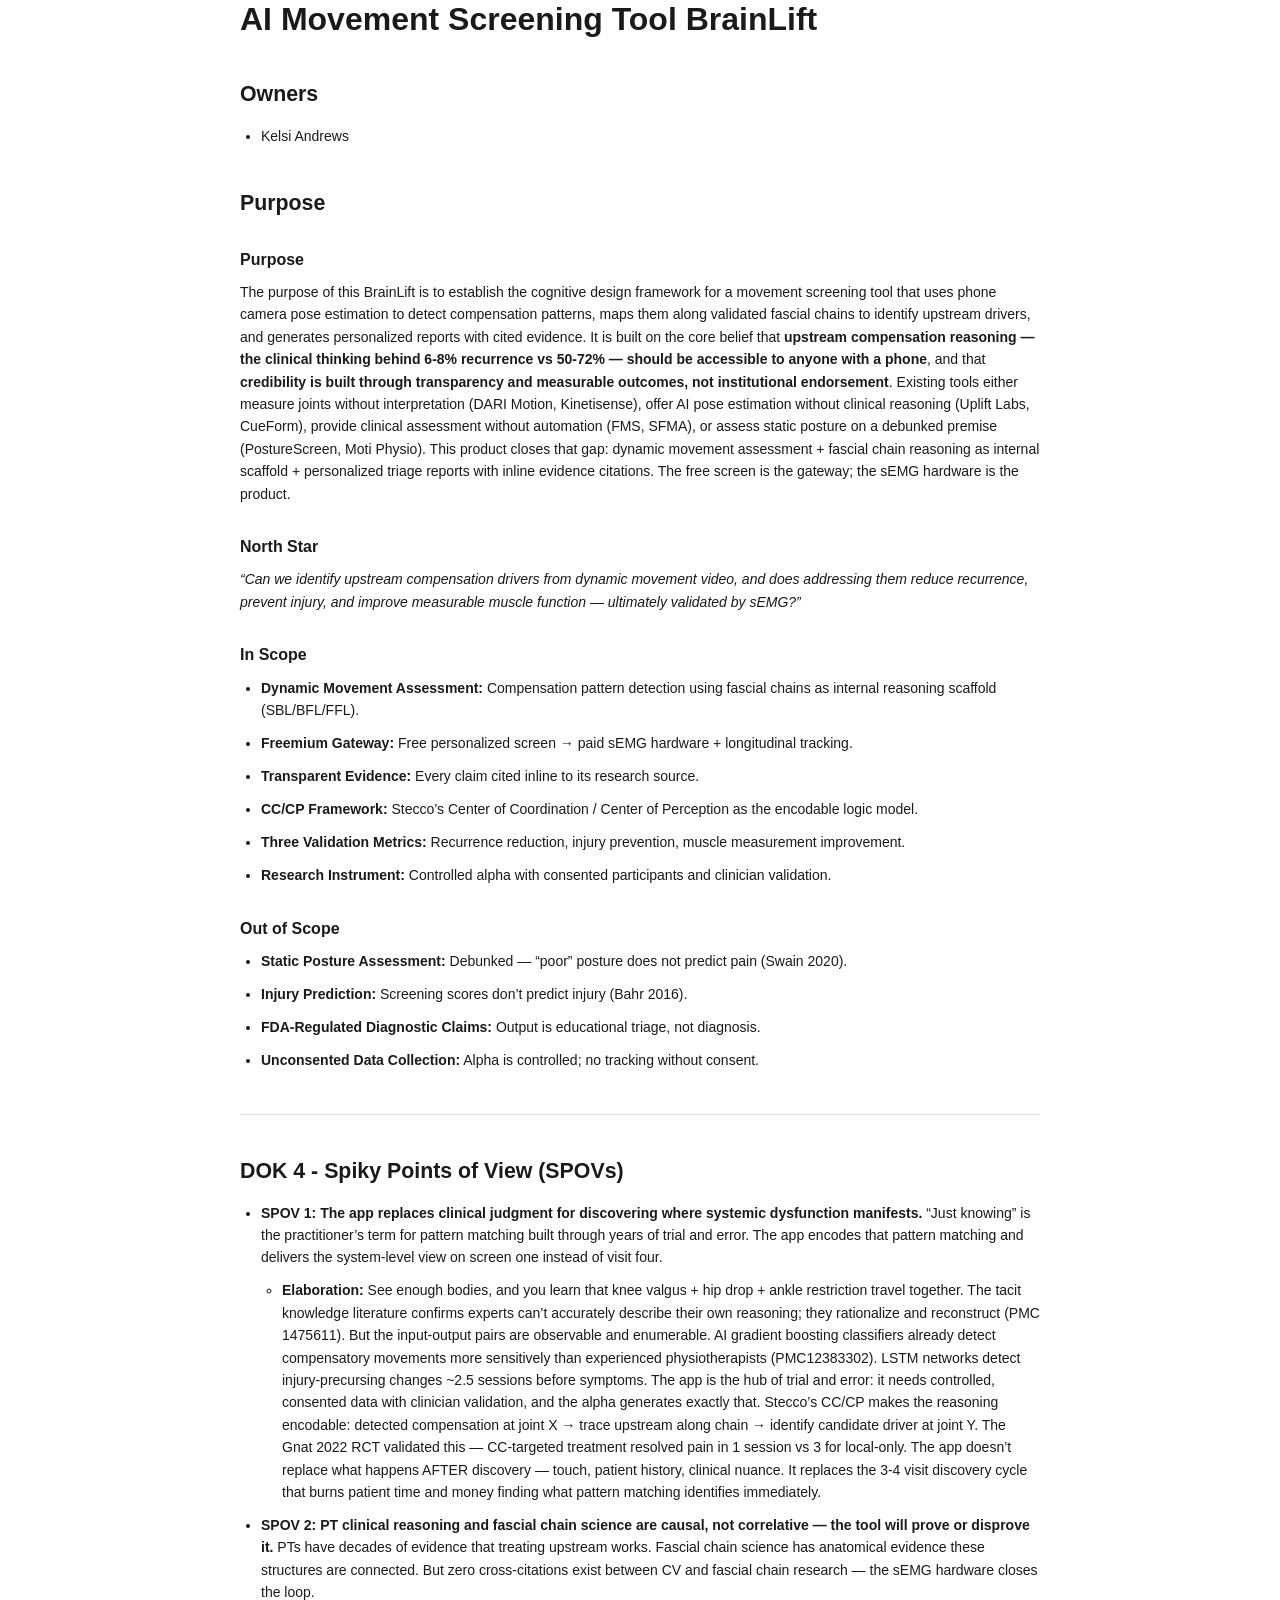
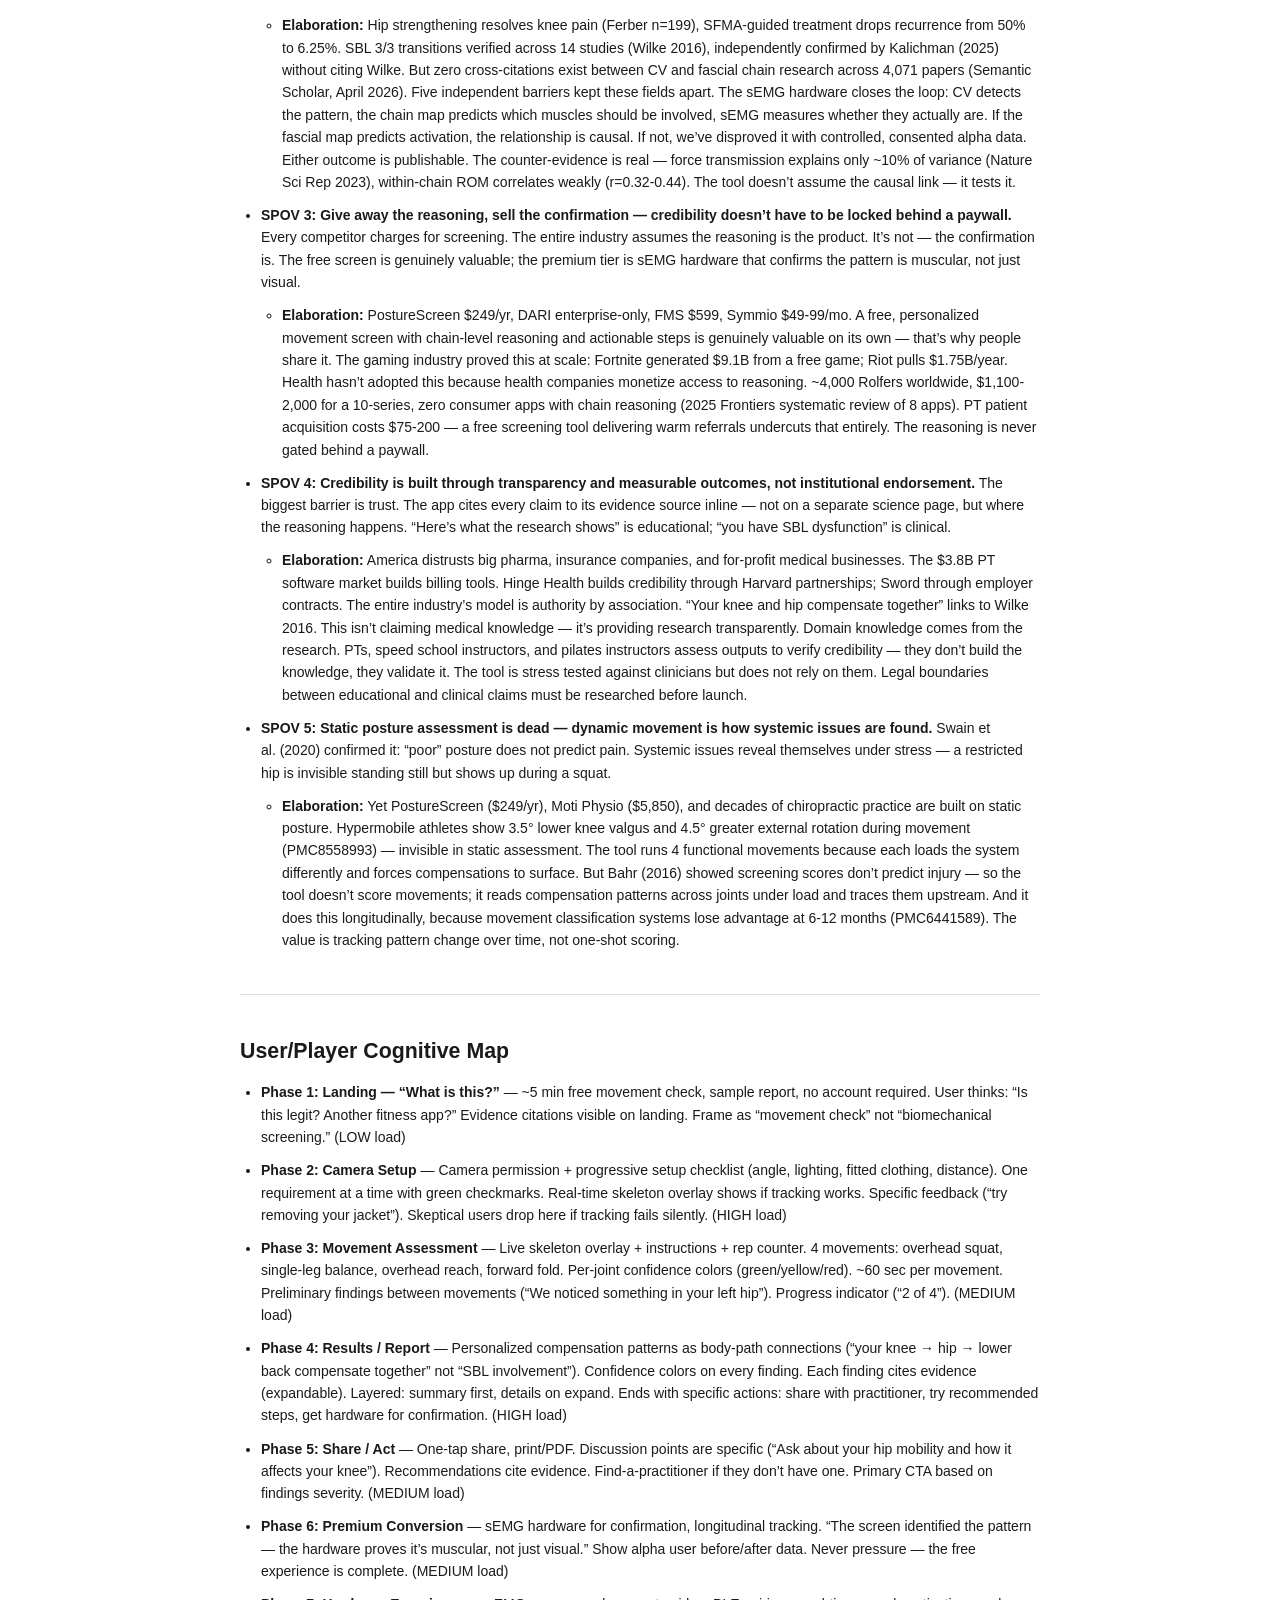
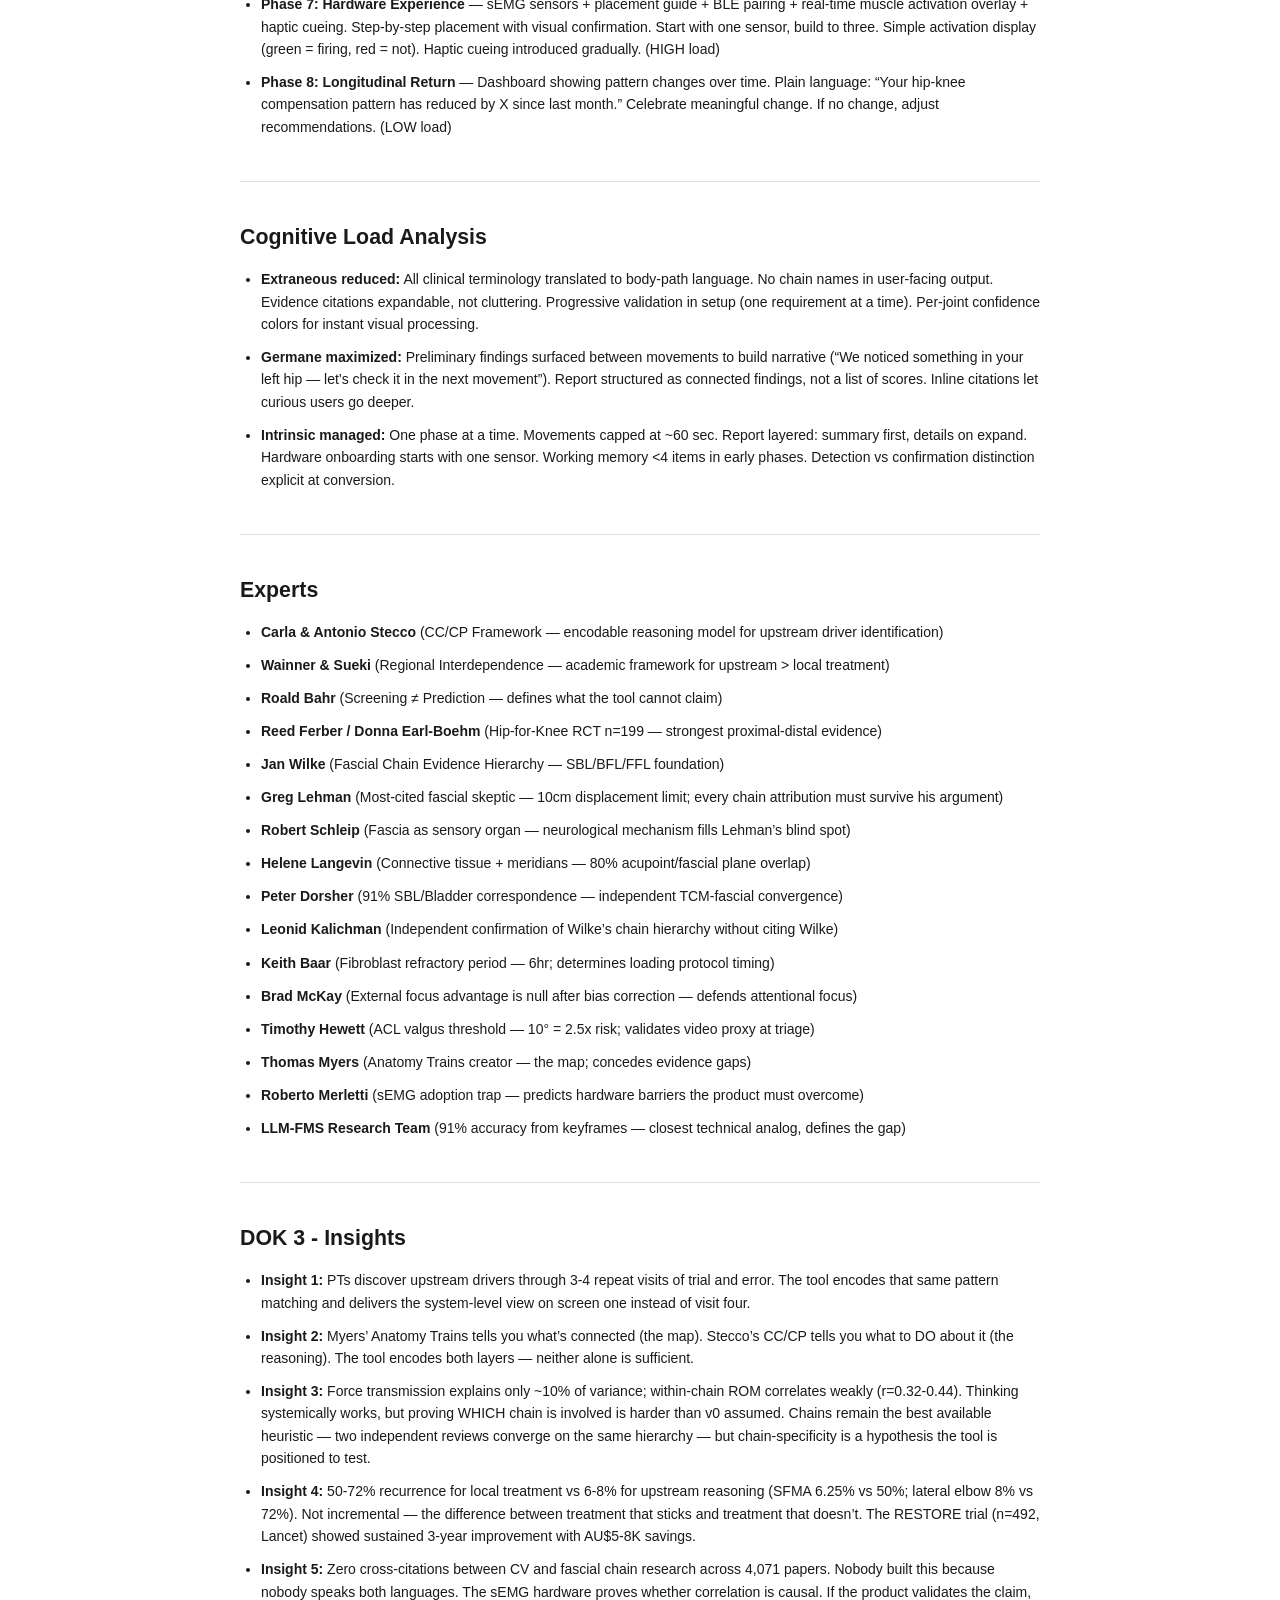
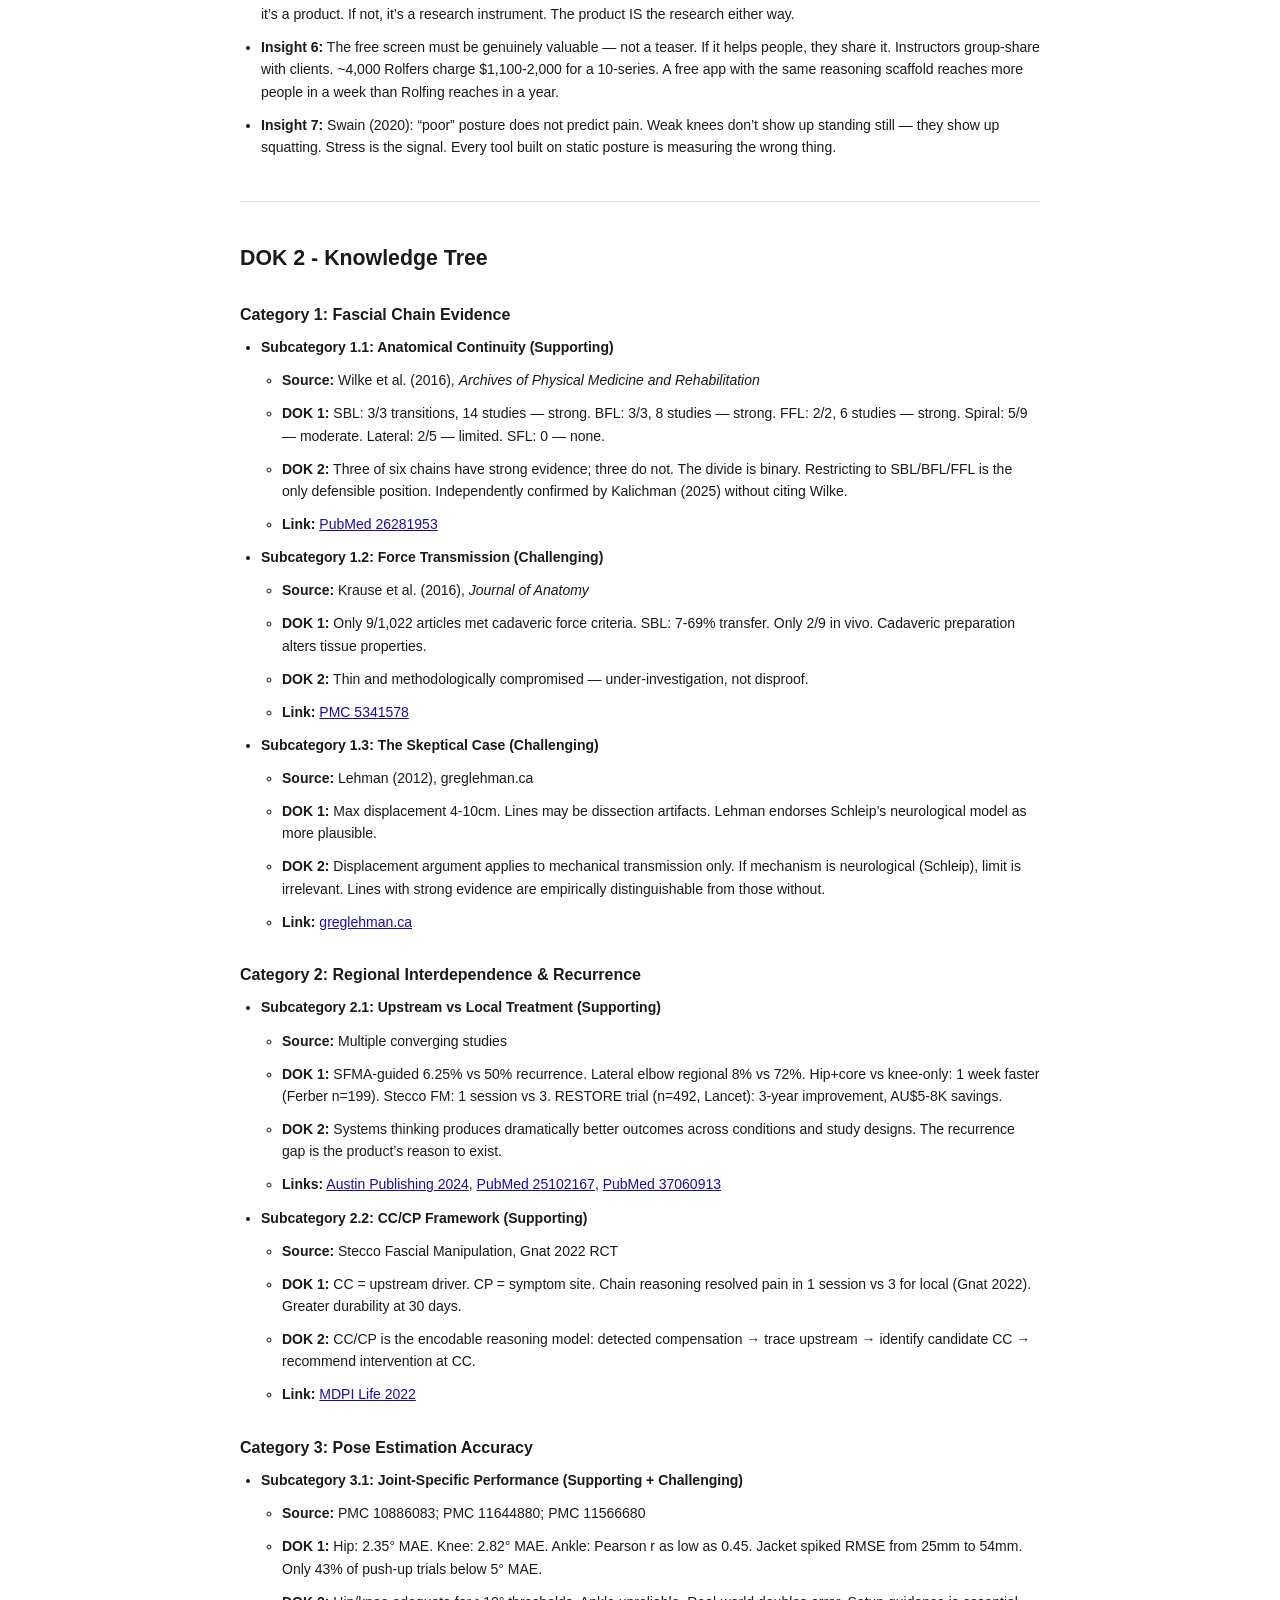
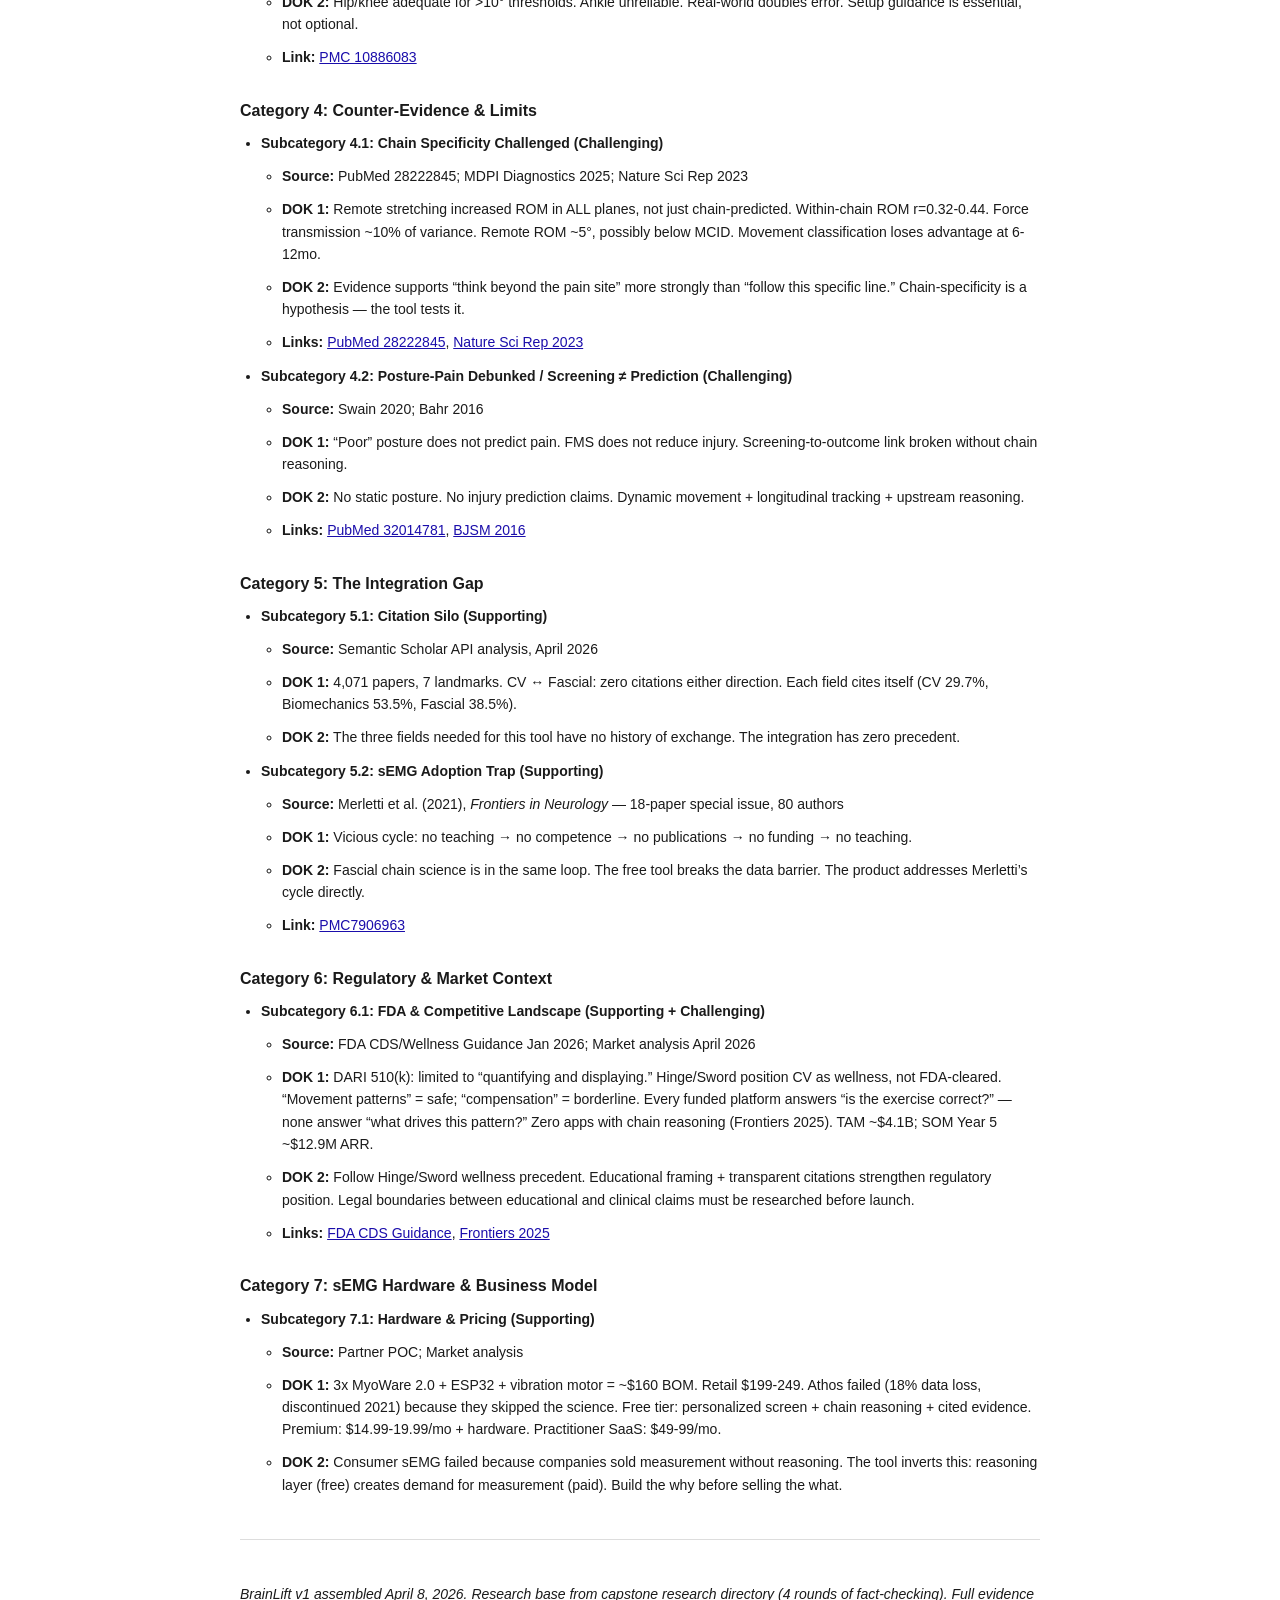
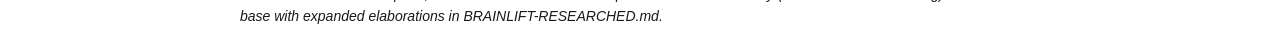
<file: brainlifts/v1/BRAINLIFT.html>
<!DOCTYPE html>
<html xmlns="http://www.w3.org/1999/xhtml">
<head>
  <meta charset="utf-8" />
  <meta name="generator" content="pandoc" />
  <meta name="viewport" content="width=device-width, initial-scale=1.0, user-scalable=yes" />
  <title>BRAINLIFT</title>
  <style>
    /* Default styles provided by pandoc.
    ** See https://pandoc.org/MANUAL.html#variables-for-html for config info.
    */
    span.smallcaps{font-variant: small-caps;}
    div.columns{display: flex; gap: min(4vw, 1.5em);}
    div.column{flex: auto; overflow-x: auto;}
    div.hanging-indent{margin-left: 1.5em; text-indent: -1.5em;}
    /* The extra [class] is a hack that increases specificity enough to
       override a similar rule in reveal.js */
    ul.task-list[class]{list-style: none;}
    ul.task-list li input[type="checkbox"] {
      font-size: inherit;
      width: 0.8em;
      margin: 0 0.8em 0.2em -1.6em;
      vertical-align: middle;
    }
    .display.math{display: block; text-align: center; margin: 0.5rem auto;}
  </style>
  <link rel="stylesheet" href="brainlift.css" />
</head>
<body>
<h1 id="ai-movement-screening-tool-brainlift">AI Movement Screening Tool
BrainLift</h1>
<h2 id="owners">Owners</h2>
<ul>
<li>Kelsi Andrews</li>
</ul>
<h2 id="purpose">Purpose</h2>
<h3 id="purpose-1">Purpose</h3>
<p>The purpose of this BrainLift is to establish the cognitive design
framework for a movement screening tool that uses phone camera pose
estimation to detect compensation patterns, maps them along validated
fascial chains to identify upstream drivers, and generates personalized
reports with cited evidence. It is built on the core belief that
<strong>upstream compensation reasoning — the clinical thinking behind
6-8% recurrence vs 50-72% — should be accessible to anyone with a
phone</strong>, and that <strong>credibility is built through
transparency and measurable outcomes, not institutional
endorsement</strong>. Existing tools either measure joints without
interpretation (DARI Motion, Kinetisense), offer AI pose estimation
without clinical reasoning (Uplift Labs, CueForm), provide clinical
assessment without automation (FMS, SFMA), or assess static posture on a
debunked premise (PostureScreen, Moti Physio). This product closes that
gap: dynamic movement assessment + fascial chain reasoning as internal
scaffold + personalized triage reports with inline evidence citations.
The free screen is the gateway; the sEMG hardware is the product.</p>
<h3 id="north-star">North Star</h3>
<p><em>“Can we identify upstream compensation drivers from dynamic
movement video, and does addressing them reduce recurrence, prevent
injury, and improve measurable muscle function — ultimately validated by
sEMG?”</em></p>
<h3 id="in-scope">In Scope</h3>
<ul>
<li><strong>Dynamic Movement Assessment:</strong> Compensation pattern
detection using fascial chains as internal reasoning scaffold
(SBL/BFL/FFL).</li>
<li><strong>Freemium Gateway:</strong> Free personalized screen → paid
sEMG hardware + longitudinal tracking.</li>
<li><strong>Transparent Evidence:</strong> Every claim cited inline to
its research source.</li>
<li><strong>CC/CP Framework:</strong> Stecco’s Center of Coordination /
Center of Perception as the encodable logic model.</li>
<li><strong>Three Validation Metrics:</strong> Recurrence reduction,
injury prevention, muscle measurement improvement.</li>
<li><strong>Research Instrument:</strong> Controlled alpha with
consented participants and clinician validation.</li>
</ul>
<h3 id="out-of-scope">Out of Scope</h3>
<ul>
<li><strong>Static Posture Assessment:</strong> Debunked — “poor”
posture does not predict pain (Swain 2020).</li>
<li><strong>Injury Prediction:</strong> Screening scores don’t predict
injury (Bahr 2016).</li>
<li><strong>FDA-Regulated Diagnostic Claims:</strong> Output is
educational triage, not diagnosis.</li>
<li><strong>Unconsented Data Collection:</strong> Alpha is controlled;
no tracking without consent.</li>
</ul>
<hr />
<h2 id="dok-4---spiky-points-of-view-spovs">DOK 4 - Spiky Points of View
(SPOVs)</h2>
<ul>
<li><p><strong>SPOV 1: The app replaces clinical judgment for
discovering where systemic dysfunction manifests.</strong> “Just
knowing” is the practitioner’s term for pattern matching built through
years of trial and error. The app encodes that pattern matching and
delivers the system-level view on screen one instead of visit four.</p>
<ul>
<li><strong>Elaboration:</strong> See enough bodies, and you learn that
knee valgus + hip drop + ankle restriction travel together. The tacit
knowledge literature confirms experts can’t accurately describe their
own reasoning; they rationalize and reconstruct (PMC 1475611). But the
input-output pairs are observable and enumerable. AI gradient boosting
classifiers already detect compensatory movements more sensitively than
experienced physiotherapists (PMC12383302). LSTM networks detect
injury-precursing changes ~2.5 sessions before symptoms. The app is the
hub of trial and error: it needs controlled, consented data with
clinician validation, and the alpha generates exactly that. Stecco’s
CC/CP makes the reasoning encodable: detected compensation at joint X →
trace upstream along chain → identify candidate driver at joint Y. The
Gnat 2022 RCT validated this — CC-targeted treatment resolved pain in 1
session vs 3 for local-only. The app doesn’t replace what happens AFTER
discovery — touch, patient history, clinical nuance. It replaces the 3-4
visit discovery cycle that burns patient time and money finding what
pattern matching identifies immediately.</li>
</ul></li>
<li><p><strong>SPOV 2: PT clinical reasoning and fascial chain science
are causal, not correlative — the tool will prove or disprove
it.</strong> PTs have decades of evidence that treating upstream works.
Fascial chain science has anatomical evidence these structures are
connected. But zero cross-citations exist between CV and fascial chain
research — the sEMG hardware closes the loop.</p>
<ul>
<li><strong>Elaboration:</strong> Hip strengthening resolves knee pain
(Ferber n=199), SFMA-guided treatment drops recurrence from 50% to
6.25%. SBL 3/3 transitions verified across 14 studies (Wilke 2016),
independently confirmed by Kalichman (2025) without citing Wilke. But
zero cross-citations exist between CV and fascial chain research across
4,071 papers (Semantic Scholar, April 2026). Five independent barriers
kept these fields apart. The sEMG hardware closes the loop: CV detects
the pattern, the chain map predicts which muscles should be involved,
sEMG measures whether they actually are. If the fascial map predicts
activation, the relationship is causal. If not, we’ve disproved it with
controlled, consented alpha data. Either outcome is publishable. The
counter-evidence is real — force transmission explains only ~10% of
variance (Nature Sci Rep 2023), within-chain ROM correlates weakly
(r=0.32-0.44). The tool doesn’t assume the causal link — it tests
it.</li>
</ul></li>
<li><p><strong>SPOV 3: Give away the reasoning, sell the confirmation —
credibility doesn’t have to be locked behind a paywall.</strong> Every
competitor charges for screening. The entire industry assumes the
reasoning is the product. It’s not — the confirmation is. The free
screen is genuinely valuable; the premium tier is sEMG hardware that
confirms the pattern is muscular, not just visual.</p>
<ul>
<li><strong>Elaboration:</strong> PostureScreen $249/yr, DARI
enterprise-only, FMS $599, Symmio $49-99/mo. A free, personalized
movement screen with chain-level reasoning and actionable steps is
genuinely valuable on its own — that’s why people share it. The gaming
industry proved this at scale: Fortnite generated $9.1B from a free
game; Riot pulls $1.75B/year. Health hasn’t adopted this because health
companies monetize access to reasoning. ~4,000 Rolfers worldwide,
$1,100-2,000 for a 10-series, zero consumer apps with chain reasoning
(2025 Frontiers systematic review of 8 apps). PT patient acquisition
costs $75-200 — a free screening tool delivering warm referrals
undercuts that entirely. The reasoning is never gated behind a
paywall.</li>
</ul></li>
<li><p><strong>SPOV 4: Credibility is built through transparency and
measurable outcomes, not institutional endorsement.</strong> The biggest
barrier is trust. The app cites every claim to its evidence source
inline — not on a separate science page, but where the reasoning
happens. “Here’s what the research shows” is educational; “you have SBL
dysfunction” is clinical.</p>
<ul>
<li><strong>Elaboration:</strong> America distrusts big pharma,
insurance companies, and for-profit medical businesses. The $3.8B PT
software market builds billing tools. Hinge Health builds credibility
through Harvard partnerships; Sword through employer contracts. The
entire industry’s model is authority by association. “Your knee and hip
compensate together” links to Wilke 2016. This isn’t claiming medical
knowledge — it’s providing research transparently. Domain knowledge
comes from the research. PTs, speed school instructors, and pilates
instructors assess outputs to verify credibility — they don’t build the
knowledge, they validate it. The tool is stress tested against
clinicians but does not rely on them. Legal boundaries between
educational and clinical claims must be researched before launch.</li>
</ul></li>
<li><p><strong>SPOV 5: Static posture assessment is dead — dynamic
movement is how systemic issues are found.</strong> Swain et al. (2020)
confirmed it: “poor” posture does not predict pain. Systemic issues
reveal themselves under stress — a restricted hip is invisible standing
still but shows up during a squat.</p>
<ul>
<li><strong>Elaboration:</strong> Yet PostureScreen ($249/yr), Moti
Physio ($5,850), and decades of chiropractic practice are built on
static posture. Hypermobile athletes show 3.5° lower knee valgus and
4.5° greater external rotation during movement (PMC8558993) — invisible
in static assessment. The tool runs 4 functional movements because each
loads the system differently and forces compensations to surface. But
Bahr (2016) showed screening scores don’t predict injury — so the tool
doesn’t score movements; it reads compensation patterns across joints
under load and traces them upstream. And it does this longitudinally,
because movement classification systems lose advantage at 6-12 months
(PMC6441589). The value is tracking pattern change over time, not
one-shot scoring.</li>
</ul></li>
</ul>
<hr />
<h2 id="userplayer-cognitive-map">User/Player Cognitive Map</h2>
<ul>
<li><p><strong>Phase 1: Landing — “What is this?”</strong> — ~5 min free
movement check, sample report, no account required. User thinks: “Is
this legit? Another fitness app?” Evidence citations visible on landing.
Frame as “movement check” not “biomechanical screening.” (LOW
load)</p></li>
<li><p><strong>Phase 2: Camera Setup</strong> — Camera permission +
progressive setup checklist (angle, lighting, fitted clothing,
distance). One requirement at a time with green checkmarks. Real-time
skeleton overlay shows if tracking works. Specific feedback (“try
removing your jacket”). Skeptical users drop here if tracking fails
silently. (HIGH load)</p></li>
<li><p><strong>Phase 3: Movement Assessment</strong> — Live skeleton
overlay + instructions + rep counter. 4 movements: overhead squat,
single-leg balance, overhead reach, forward fold. Per-joint confidence
colors (green/yellow/red). ~60 sec per movement. Preliminary findings
between movements (“We noticed something in your left hip”). Progress
indicator (“2 of 4”). (MEDIUM load)</p></li>
<li><p><strong>Phase 4: Results / Report</strong> — Personalized
compensation patterns as body-path connections (“your knee → hip → lower
back compensate together” not “SBL involvement”). Confidence colors on
every finding. Each finding cites evidence (expandable). Layered:
summary first, details on expand. Ends with specific actions: share with
practitioner, try recommended steps, get hardware for confirmation.
(HIGH load)</p></li>
<li><p><strong>Phase 5: Share / Act</strong> — One-tap share, print/PDF.
Discussion points are specific (“Ask about your hip mobility and how it
affects your knee”). Recommendations cite evidence. Find-a-practitioner
if they don’t have one. Primary CTA based on findings severity. (MEDIUM
load)</p></li>
<li><p><strong>Phase 6: Premium Conversion</strong> — sEMG hardware for
confirmation, longitudinal tracking. “The screen identified the pattern
— the hardware proves it’s muscular, not just visual.” Show alpha user
before/after data. Never pressure — the free experience is complete.
(MEDIUM load)</p></li>
<li><p><strong>Phase 7: Hardware Experience</strong> — sEMG sensors +
placement guide + BLE pairing + real-time muscle activation overlay +
haptic cueing. Step-by-step placement with visual confirmation. Start
with one sensor, build to three. Simple activation display (green =
firing, red = not). Haptic cueing introduced gradually. (HIGH
load)</p></li>
<li><p><strong>Phase 8: Longitudinal Return</strong> — Dashboard showing
pattern changes over time. Plain language: “Your hip-knee compensation
pattern has reduced by X since last month.” Celebrate meaningful change.
If no change, adjust recommendations. (LOW load)</p></li>
</ul>
<hr />
<h2 id="cognitive-load-analysis">Cognitive Load Analysis</h2>
<ul>
<li><strong>Extraneous reduced:</strong> All clinical terminology
translated to body-path language. No chain names in user-facing output.
Evidence citations expandable, not cluttering. Progressive validation in
setup (one requirement at a time). Per-joint confidence colors for
instant visual processing.</li>
<li><strong>Germane maximized:</strong> Preliminary findings surfaced
between movements to build narrative (“We noticed something in your left
hip — let’s check it in the next movement”). Report structured as
connected findings, not a list of scores. Inline citations let curious
users go deeper.</li>
<li><strong>Intrinsic managed:</strong> One phase at a time. Movements
capped at ~60 sec. Report layered: summary first, details on expand.
Hardware onboarding starts with one sensor. Working memory &lt;4 items
in early phases. Detection vs confirmation distinction explicit at
conversion.</li>
</ul>
<hr />
<h2 id="experts">Experts</h2>
<ul>
<li><strong>Carla &amp; Antonio Stecco</strong> (CC/CP Framework —
encodable reasoning model for upstream driver identification)</li>
<li><strong>Wainner &amp; Sueki</strong> (Regional Interdependence —
academic framework for upstream &gt; local treatment)</li>
<li><strong>Roald Bahr</strong> (Screening ≠ Prediction — defines what
the tool cannot claim)</li>
<li><strong>Reed Ferber / Donna Earl-Boehm</strong> (Hip-for-Knee RCT
n=199 — strongest proximal-distal evidence)</li>
<li><strong>Jan Wilke</strong> (Fascial Chain Evidence Hierarchy —
SBL/BFL/FFL foundation)</li>
<li><strong>Greg Lehman</strong> (Most-cited fascial skeptic — 10cm
displacement limit; every chain attribution must survive his
argument)</li>
<li><strong>Robert Schleip</strong> (Fascia as sensory organ —
neurological mechanism fills Lehman’s blind spot)</li>
<li><strong>Helene Langevin</strong> (Connective tissue + meridians —
80% acupoint/fascial plane overlap)</li>
<li><strong>Peter Dorsher</strong> (91% SBL/Bladder correspondence —
independent TCM-fascial convergence)</li>
<li><strong>Leonid Kalichman</strong> (Independent confirmation of
Wilke’s chain hierarchy without citing Wilke)</li>
<li><strong>Keith Baar</strong> (Fibroblast refractory period — 6hr;
determines loading protocol timing)</li>
<li><strong>Brad McKay</strong> (External focus advantage is null after
bias correction — defends attentional focus)</li>
<li><strong>Timothy Hewett</strong> (ACL valgus threshold — 10° = 2.5x
risk; validates video proxy at triage)</li>
<li><strong>Thomas Myers</strong> (Anatomy Trains creator — the map;
concedes evidence gaps)</li>
<li><strong>Roberto Merletti</strong> (sEMG adoption trap — predicts
hardware barriers the product must overcome)</li>
<li><strong>LLM-FMS Research Team</strong> (91% accuracy from keyframes
— closest technical analog, defines the gap)</li>
</ul>
<hr />
<h2 id="dok-3---insights">DOK 3 - Insights</h2>
<ul>
<li><p><strong>Insight 1:</strong> PTs discover upstream drivers through
3-4 repeat visits of trial and error. The tool encodes that same pattern
matching and delivers the system-level view on screen one instead of
visit four.</p></li>
<li><p><strong>Insight 2:</strong> Myers’ Anatomy Trains tells you
what’s connected (the map). Stecco’s CC/CP tells you what to DO about it
(the reasoning). The tool encodes both layers — neither alone is
sufficient.</p></li>
<li><p><strong>Insight 3:</strong> Force transmission explains only ~10%
of variance; within-chain ROM correlates weakly (r=0.32-0.44). Thinking
systemically works, but proving WHICH chain is involved is harder than
v0 assumed. Chains remain the best available heuristic — two independent
reviews converge on the same hierarchy — but chain-specificity is a
hypothesis the tool is positioned to test.</p></li>
<li><p><strong>Insight 4:</strong> 50-72% recurrence for local treatment
vs 6-8% for upstream reasoning (SFMA 6.25% vs 50%; lateral elbow 8% vs
72%). Not incremental — the difference between treatment that sticks and
treatment that doesn’t. The RESTORE trial (n=492, Lancet) showed
sustained 3-year improvement with AU$5-8K savings.</p></li>
<li><p><strong>Insight 5:</strong> Zero cross-citations between CV and
fascial chain research across 4,071 papers. Nobody built this because
nobody speaks both languages. The sEMG hardware proves whether
correlation is causal. If the product validates the claim, it’s a
product. If not, it’s a research instrument. The product IS the research
either way.</p></li>
<li><p><strong>Insight 6:</strong> The free screen must be genuinely
valuable — not a teaser. If it helps people, they share it. Instructors
group-share with clients. ~4,000 Rolfers charge $1,100-2,000 for a
10-series. A free app with the same reasoning scaffold reaches more
people in a week than Rolfing reaches in a year.</p></li>
<li><p><strong>Insight 7:</strong> Swain (2020): “poor” posture does not
predict pain. Weak knees don’t show up standing still — they show up
squatting. Stress is the signal. Every tool built on static posture is
measuring the wrong thing.</p></li>
</ul>
<hr />
<h2 id="dok-2---knowledge-tree">DOK 2 - Knowledge Tree</h2>
<h3 id="category-1-fascial-chain-evidence">Category 1: Fascial Chain
Evidence</h3>
<ul>
<li><strong>Subcategory 1.1: Anatomical Continuity (Supporting)</strong>
<ul>
<li><strong>Source:</strong> Wilke et al. (2016), <em>Archives of
Physical Medicine and Rehabilitation</em></li>
<li><strong>DOK 1:</strong> SBL: 3/3 transitions, 14 studies — strong.
BFL: 3/3, 8 studies — strong. FFL: 2/2, 6 studies — strong. Spiral: 5/9
— moderate. Lateral: 2/5 — limited. SFL: 0 — none.</li>
<li><strong>DOK 2:</strong> Three of six chains have strong evidence;
three do not. The divide is binary. Restricting to SBL/BFL/FFL is the
only defensible position. Independently confirmed by Kalichman (2025)
without citing Wilke.</li>
<li><strong>Link:</strong> <a
href="https://pubmed.ncbi.nlm.nih.gov/26281953/">PubMed
26281953</a></li>
</ul></li>
<li><strong>Subcategory 1.2: Force Transmission (Challenging)</strong>
<ul>
<li><strong>Source:</strong> Krause et al. (2016), <em>Journal of
Anatomy</em></li>
<li><strong>DOK 1:</strong> Only 9/1,022 articles met cadaveric force
criteria. SBL: 7-69% transfer. Only 2/9 in vivo. Cadaveric preparation
alters tissue properties.</li>
<li><strong>DOK 2:</strong> Thin and methodologically compromised —
under-investigation, not disproof.</li>
<li><strong>Link:</strong> <a
href="https://pmc.ncbi.nlm.nih.gov/articles/PMC5341578/">PMC
5341578</a></li>
</ul></li>
<li><strong>Subcategory 1.3: The Skeptical Case (Challenging)</strong>
<ul>
<li><strong>Source:</strong> Lehman (2012), greglehman.ca</li>
<li><strong>DOK 1:</strong> Max displacement 4-10cm. Lines may be
dissection artifacts. Lehman endorses Schleip’s neurological model as
more plausible.</li>
<li><strong>DOK 2:</strong> Displacement argument applies to mechanical
transmission only. If mechanism is neurological (Schleip), limit is
irrelevant. Lines with strong evidence are empirically distinguishable
from those without.</li>
<li><strong>Link:</strong> <a
href="https://www.greglehman.ca/blog/2012/10/26/fascia-science-stretching-the-relevance-of-the-gluteus-maximus-and-latissimus-dorsi-sling">greglehman.ca</a></li>
</ul></li>
</ul>
<h3 id="category-2-regional-interdependence-recurrence">Category 2:
Regional Interdependence &amp; Recurrence</h3>
<ul>
<li><strong>Subcategory 2.1: Upstream vs Local Treatment
(Supporting)</strong>
<ul>
<li><strong>Source:</strong> Multiple converging studies</li>
<li><strong>DOK 1:</strong> SFMA-guided 6.25% vs 50% recurrence. Lateral
elbow regional 8% vs 72%. Hip+core vs knee-only: 1 week faster (Ferber
n=199). Stecco FM: 1 session vs 3. RESTORE trial (n=492, Lancet): 3-year
improvement, AU$5-8K savings.</li>
<li><strong>DOK 2:</strong> Systems thinking produces dramatically
better outcomes across conditions and study designs. The recurrence gap
is the product’s reason to exist.</li>
<li><strong>Links:</strong> <a
href="https://austinpublishinggroup.com/physical-medicine/fulltext/phys-med-v11-id1078.php">Austin
Publishing 2024</a>, <a
href="https://pubmed.ncbi.nlm.nih.gov/25102167/">PubMed 25102167</a>, <a
href="https://pubmed.ncbi.nlm.nih.gov/37060913/">PubMed
37060913</a></li>
</ul></li>
<li><strong>Subcategory 2.2: CC/CP Framework (Supporting)</strong>
<ul>
<li><strong>Source:</strong> Stecco Fascial Manipulation, Gnat 2022
RCT</li>
<li><strong>DOK 1:</strong> CC = upstream driver. CP = symptom site.
Chain reasoning resolved pain in 1 session vs 3 for local (Gnat 2022).
Greater durability at 30 days.</li>
<li><strong>DOK 2:</strong> CC/CP is the encodable reasoning model:
detected compensation → trace upstream → identify candidate CC →
recommend intervention at CC.</li>
<li><strong>Link:</strong> <a
href="https://www.mdpi.com/2075-1729/12/2/222">MDPI Life 2022</a></li>
</ul></li>
</ul>
<h3 id="category-3-pose-estimation-accuracy">Category 3: Pose Estimation
Accuracy</h3>
<ul>
<li><strong>Subcategory 3.1: Joint-Specific Performance (Supporting +
Challenging)</strong>
<ul>
<li><strong>Source:</strong> PMC 10886083; PMC 11644880; PMC
11566680</li>
<li><strong>DOK 1:</strong> Hip: 2.35° MAE. Knee: 2.82° MAE. Ankle:
Pearson r as low as 0.45. Jacket spiked RMSE from 25mm to 54mm. Only 43%
of push-up trials below 5° MAE.</li>
<li><strong>DOK 2:</strong> Hip/knee adequate for &gt;10° thresholds.
Ankle unreliable. Real-world doubles error. Setup guidance is essential,
not optional.</li>
<li><strong>Link:</strong> <a
href="https://pmc.ncbi.nlm.nih.gov/articles/PMC10886083/">PMC
10886083</a></li>
</ul></li>
</ul>
<h3 id="category-4-counter-evidence-limits">Category 4: Counter-Evidence
&amp; Limits</h3>
<ul>
<li><strong>Subcategory 4.1: Chain Specificity Challenged
(Challenging)</strong>
<ul>
<li><strong>Source:</strong> PubMed 28222845; MDPI Diagnostics 2025;
Nature Sci Rep 2023</li>
<li><strong>DOK 1:</strong> Remote stretching increased ROM in ALL
planes, not just chain-predicted. Within-chain ROM r=0.32-0.44. Force
transmission ~10% of variance. Remote ROM ~5°, possibly below MCID.
Movement classification loses advantage at 6-12mo.</li>
<li><strong>DOK 2:</strong> Evidence supports “think beyond the pain
site” more strongly than “follow this specific line.” Chain-specificity
is a hypothesis — the tool tests it.</li>
<li><strong>Links:</strong> <a
href="https://pubmed.ncbi.nlm.nih.gov/28222845/">PubMed 28222845</a>, <a
href="https://www.nature.com/articles/s41598-023-30775-x">Nature Sci Rep
2023</a></li>
</ul></li>
<li><strong>Subcategory 4.2: Posture-Pain Debunked / Screening ≠
Prediction (Challenging)</strong>
<ul>
<li><strong>Source:</strong> Swain 2020; Bahr 2016</li>
<li><strong>DOK 1:</strong> “Poor” posture does not predict pain. FMS
does not reduce injury. Screening-to-outcome link broken without chain
reasoning.</li>
<li><strong>DOK 2:</strong> No static posture. No injury prediction
claims. Dynamic movement + longitudinal tracking + upstream
reasoning.</li>
<li><strong>Links:</strong> <a
href="https://pubmed.ncbi.nlm.nih.gov/32014781/">PubMed 32014781</a>, <a
href="https://bjsm.bmj.com/content/50/13/776">BJSM 2016</a></li>
</ul></li>
</ul>
<h3 id="category-5-the-integration-gap">Category 5: The Integration
Gap</h3>
<ul>
<li><strong>Subcategory 5.1: Citation Silo (Supporting)</strong>
<ul>
<li><strong>Source:</strong> Semantic Scholar API analysis, April
2026</li>
<li><strong>DOK 1:</strong> 4,071 papers, 7 landmarks. CV ↔︎ Fascial:
zero citations either direction. Each field cites itself (CV 29.7%,
Biomechanics 53.5%, Fascial 38.5%).</li>
<li><strong>DOK 2:</strong> The three fields needed for this tool have
no history of exchange. The integration has zero precedent.</li>
</ul></li>
<li><strong>Subcategory 5.2: sEMG Adoption Trap (Supporting)</strong>
<ul>
<li><strong>Source:</strong> Merletti et al. (2021), <em>Frontiers in
Neurology</em> — 18-paper special issue, 80 authors</li>
<li><strong>DOK 1:</strong> Vicious cycle: no teaching → no competence →
no publications → no funding → no teaching.</li>
<li><strong>DOK 2:</strong> Fascial chain science is in the same loop.
The free tool breaks the data barrier. The product addresses Merletti’s
cycle directly.</li>
<li><strong>Link:</strong> <a
href="https://pmc.ncbi.nlm.nih.gov/articles/PMC7906963/">PMC7906963</a></li>
</ul></li>
</ul>
<h3 id="category-6-regulatory-market-context">Category 6: Regulatory
&amp; Market Context</h3>
<ul>
<li><strong>Subcategory 6.1: FDA &amp; Competitive Landscape (Supporting
+ Challenging)</strong>
<ul>
<li><strong>Source:</strong> FDA CDS/Wellness Guidance Jan 2026; Market
analysis April 2026</li>
<li><strong>DOK 1:</strong> DARI 510(k): limited to “quantifying and
displaying.” Hinge/Sword position CV as wellness, not FDA-cleared.
“Movement patterns” = safe; “compensation” = borderline. Every funded
platform answers “is the exercise correct?” — none answer “what drives
this pattern?” Zero apps with chain reasoning (Frontiers 2025). TAM
~$4.1B; SOM Year 5 ~$12.9M ARR.</li>
<li><strong>DOK 2:</strong> Follow Hinge/Sword wellness precedent.
Educational framing + transparent citations strengthen regulatory
position. Legal boundaries between educational and clinical claims must
be researched before launch.</li>
<li><strong>Links:</strong> <a
href="https://www.fda.gov/media/109618/download">FDA CDS Guidance</a>,
<a
href="https://www.frontiersin.org/journals/sports-and-active-living/articles/10.3389/fspor.2025.1531050/full">Frontiers
2025</a></li>
</ul></li>
</ul>
<h3 id="category-7-semg-hardware-business-model">Category 7: sEMG
Hardware &amp; Business Model</h3>
<ul>
<li><strong>Subcategory 7.1: Hardware &amp; Pricing
(Supporting)</strong>
<ul>
<li><strong>Source:</strong> Partner POC; Market analysis</li>
<li><strong>DOK 1:</strong> 3x MyoWare 2.0 + ESP32 + vibration motor =
~$160 BOM. Retail $199-249. Athos failed (18% data loss, discontinued
2021) because they skipped the science. Free tier: personalized screen +
chain reasoning + cited evidence. Premium: $14.99-19.99/mo + hardware.
Practitioner SaaS: $49-99/mo.</li>
<li><strong>DOK 2:</strong> Consumer sEMG failed because companies sold
measurement without reasoning. The tool inverts this: reasoning layer
(free) creates demand for measurement (paid). Build the why before
selling the what.</li>
</ul></li>
</ul>
<hr />
<p><em>BrainLift v1 assembled April 8, 2026. Research base from capstone
research directory (4 rounds of fact-checking). Full evidence base with
expanded elaborations in BRAINLIFT-RESEARCHED.md.</em></p>
</body>
</html>
</file>
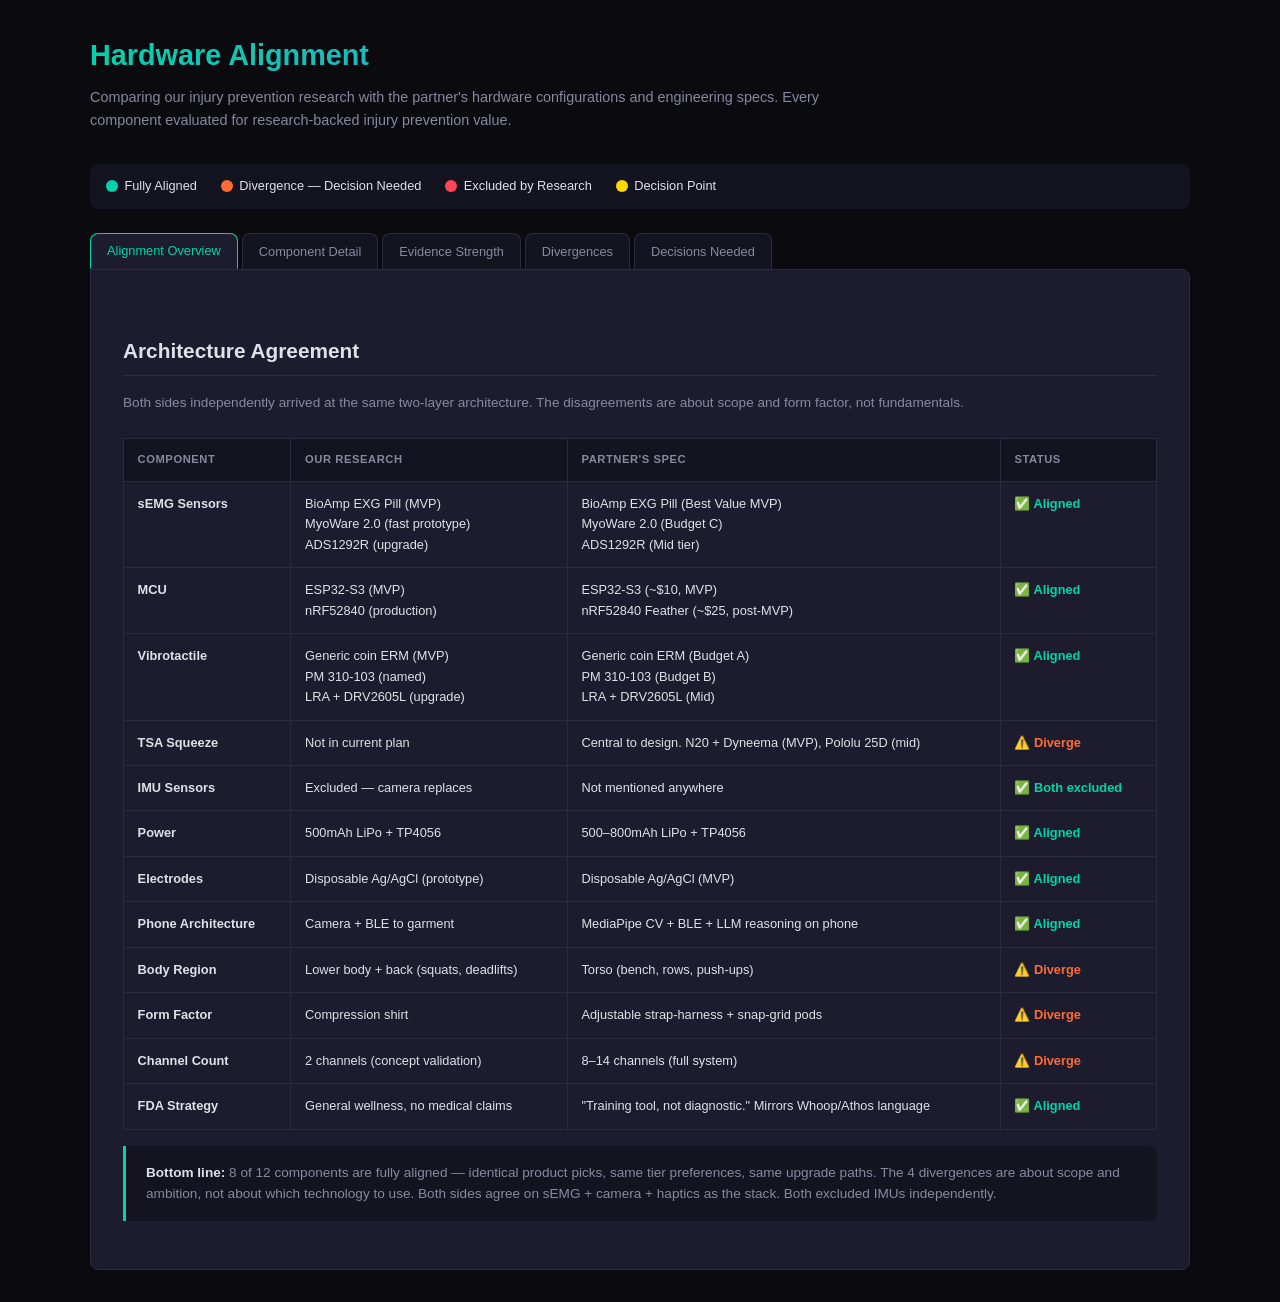
<file: docs/rajat's docs/hardware-alignment-injury-prevention.html>
<!DOCTYPE html>
<html lang="en">
<head>
<meta charset="UTF-8">
<meta name="viewport" content="width=device-width, initial-scale=1.0">
<title>Hardware Alignment — Injury Prevention Research Backing</title>
<style>
  :root {
    --bg: #0a0a0f;
    --surface: #141420;
    --surface2: #1c1c2e;
    --border: #2a2a40;
    --text: #e0e0e8;
    --text-dim: #8888a0;
    --text-mute: #5a5a70;
    --accent-yes: #00d4aa;
    --accent-warn: #ff6b35;
    --accent-no: #ff4757;
    --accent-info: #7b68ee;
    --accent-gold: #ffd700;
  }
  * { margin: 0; padding: 0; box-sizing: border-box; }
  body { font-family: 'Inter', -apple-system, BlinkMacSystemFont, sans-serif; background: var(--bg); color: var(--text); line-height: 1.6; padding: 2rem; }
  .wrap { max-width: 1100px; margin: 0 auto; }
  h1 { font-size: 1.8rem; margin-bottom: 0.5rem; background: linear-gradient(135deg, var(--accent-yes), var(--accent-info)); -webkit-background-clip: text; -webkit-text-fill-color: transparent; }
  h2 { font-size: 1.3rem; margin: 2rem 0 1rem; color: var(--text); border-bottom: 1px solid var(--border); padding-bottom: 0.5rem; }
  h3 { font-size: 1.05rem; margin: 1.5rem 0 0.75rem; color: var(--text-dim); text-transform: uppercase; letter-spacing: 0.05em; font-weight: 600; }
  .subtitle { color: var(--text-dim); margin-bottom: 2rem; font-size: 0.9rem; max-width: 800px; }
  .tab-nav { display: flex; gap: 0.25rem; margin-bottom: 0; flex-wrap: wrap; }
  .tab-btn { padding: 0.6rem 1rem; background: var(--surface); border: 1px solid var(--border); border-bottom: none; border-radius: 8px 8px 0 0; color: var(--text-dim); cursor: pointer; font-size: 0.8rem; font-weight: 500; transition: all 0.2s; font-family: inherit; }
  .tab-btn:hover { background: var(--surface2); color: var(--text); }
  .tab-btn.active { background: var(--surface2); color: var(--accent-yes); border-color: var(--accent-yes); border-bottom: 1px solid var(--surface2); }
  .tab-content { display: none; background: var(--surface2); border: 1px solid var(--border); border-radius: 0 8px 8px 8px; padding: 2rem; }
  .tab-content.active { display: block; }

  .matrix-table { width: 100%; border-collapse: collapse; font-size: 0.8rem; margin: 1rem 0; }
  .matrix-table th, .matrix-table td { padding: 0.75rem 0.85rem; border: 1px solid var(--border); text-align: left; vertical-align: top; }
  .matrix-table th { background: var(--surface); color: var(--text-dim); font-weight: 600; text-transform: uppercase; font-size: 0.7rem; letter-spacing: 0.05em; }
  .matrix-table td { background: var(--surface2); }
  .yes { color: var(--accent-yes); font-weight: 700; }
  .warn { color: var(--accent-warn); font-weight: 600; }
  .no { color: var(--accent-no); opacity: 0.7; }

  .rationale-box { background: var(--surface); border-left: 3px solid var(--accent-warn); padding: 1rem 1.25rem; margin: 1rem 0; border-radius: 0 8px 8px 0; font-size: 0.85rem; color: var(--text-dim); }
  .rationale-box strong { color: var(--text); }
  .rationale-box.green { border-left-color: var(--accent-yes); }
  .rationale-box.red { border-left-color: var(--accent-no); }
  .rationale-box.purple { border-left-color: var(--accent-info); }

  .component-card { background: var(--surface); border: 1px solid var(--border); border-radius: 12px; padding: 1.5rem; margin-bottom: 1rem; position: relative; overflow: hidden; }
  .component-card::before { content: ''; position: absolute; top: 0; left: 0; right: 0; height: 3px; }
  .component-card.aligned::before { background: var(--accent-yes); }
  .component-card.diverge::before { background: var(--accent-warn); }
  .component-card.excluded::before { background: var(--accent-no); }
  .component-card h4 { font-size: 1rem; margin-bottom: 0.5rem; display: flex; align-items: center; gap: 0.5rem; }

  .badge { font-size: 0.65rem; padding: 0.15rem 0.5rem; border-radius: 10px; font-weight: 700; text-transform: uppercase; letter-spacing: 0.05em; }
  .badge-aligned { background: rgba(0,212,170,0.15); color: var(--accent-yes); }
  .badge-diverge { background: rgba(255,107,53,0.15); color: var(--accent-warn); }
  .badge-excluded { background: rgba(255,71,87,0.15); color: var(--accent-no); }
  .badge-decision { background: rgba(255,215,0,0.15); color: var(--accent-gold); }

  .evidence-card { background: var(--bg); border: 1px solid var(--border); border-radius: 8px; padding: 0.85rem 1rem; margin: 0.5rem 0; font-size: 0.8rem; }
  .evidence-card .finding { color: var(--text); margin-bottom: 0.25rem; }
  .evidence-card .source { color: var(--text-mute); font-size: 0.75rem; font-style: italic; }
  .evidence-card .tag { display: inline-block; font-size: 0.6rem; padding: 0.1rem 0.4rem; border-radius: 4px; font-weight: 700; text-transform: uppercase; margin-right: 0.3rem; }
  .tag-strong { background: rgba(0,212,170,0.15); color: var(--accent-yes); }
  .tag-moderate { background: rgba(255,215,0,0.15); color: var(--accent-gold); }
  .tag-indirect { background: rgba(123,104,238,0.15); color: var(--accent-info); }
  .tag-none { background: rgba(255,71,87,0.15); color: var(--accent-no); }

  .decision-card { background: var(--surface); border: 1px solid var(--accent-gold); border-radius: 12px; padding: 1.25rem; margin: 0.75rem 0; }
  .decision-card .q-num { color: var(--accent-gold); font-weight: 700; font-size: 0.8rem; margin-bottom: 0.25rem; }
  .decision-card .q-text { font-size: 0.95rem; color: var(--text); margin-bottom: 0.5rem; }
  .decision-card .q-context { font-size: 0.8rem; color: var(--text-dim); }

  .legend { display: flex; gap: 1.5rem; flex-wrap: wrap; margin: 1rem 0 1.5rem; padding: 0.75rem 1rem; background: var(--surface); border-radius: 8px; font-size: 0.8rem; }
  .legend-item { display: flex; align-items: center; gap: 0.4rem; }
  .legend-dot { width: 12px; height: 12px; border-radius: 50%; }

  .config-grid { display: grid; grid-template-columns: repeat(auto-fit, minmax(300px, 1fr)); gap: 1rem; margin: 1rem 0; }

  @media (max-width: 768px) {
    body { padding: 1rem; }
    .config-grid { grid-template-columns: 1fr; }
    .matrix-table { font-size: 0.75rem; }
  }
</style>
</head>
<body>
<div class="wrap">

<h1>Hardware Alignment</h1>
<p class="subtitle">Comparing our injury prevention research with the partner's hardware configurations and engineering specs. Every component evaluated for research-backed injury prevention value.</p>

<div class="legend">
  <div class="legend-item"><div class="legend-dot" style="background:var(--accent-yes)"></div> Fully Aligned</div>
  <div class="legend-item"><div class="legend-dot" style="background:var(--accent-warn)"></div> Divergence — Decision Needed</div>
  <div class="legend-item"><div class="legend-dot" style="background:var(--accent-no)"></div> Excluded by Research</div>
  <div class="legend-item"><div class="legend-dot" style="background:var(--accent-gold)"></div> Decision Point</div>
</div>

<nav class="tab-nav">
  <button class="tab-btn active" onclick="showTab('overview')">Alignment Overview</button>
  <button class="tab-btn" onclick="showTab('components')">Component Detail</button>
  <button class="tab-btn" onclick="showTab('evidence')">Evidence Strength</button>
  <button class="tab-btn" onclick="showTab('divergences')">Divergences</button>
  <button class="tab-btn" onclick="showTab('decisions')">Decisions Needed</button>
</nav>

<!-- ==================== TAB 0: OVERVIEW ==================== -->
<div id="overview" class="tab-content active">
  <h2>Architecture Agreement</h2>
  <p style="color:var(--text-dim);font-size:0.85rem;margin-bottom:1.5rem">Both sides independently arrived at the same two-layer architecture. The disagreements are about scope and form factor, not fundamentals.</p>

  <table class="matrix-table">
    <thead>
      <tr><th>Component</th><th>Our Research</th><th>Partner's Spec</th><th>Status</th></tr>
    </thead>
    <tbody>
      <tr>
        <td><strong>sEMG Sensors</strong></td>
        <td>BioAmp EXG Pill (MVP)<br>MyoWare 2.0 (fast prototype)<br>ADS1292R (upgrade)</td>
        <td>BioAmp EXG Pill (Best Value MVP)<br>MyoWare 2.0 (Budget C)<br>ADS1292R (Mid tier)</td>
        <td class="yes">✅ Aligned</td>
      </tr>
      <tr>
        <td><strong>MCU</strong></td>
        <td>ESP32-S3 (MVP)<br>nRF52840 (production)</td>
        <td>ESP32-S3 (~$10, MVP)<br>nRF52840 Feather (~$25, post-MVP)</td>
        <td class="yes">✅ Aligned</td>
      </tr>
      <tr>
        <td><strong>Vibrotactile</strong></td>
        <td>Generic coin ERM (MVP)<br>PM 310-103 (named)<br>LRA + DRV2605L (upgrade)</td>
        <td>Generic coin ERM (Budget A)<br>PM 310-103 (Budget B)<br>LRA + DRV2605L (Mid)</td>
        <td class="yes">✅ Aligned</td>
      </tr>
      <tr>
        <td><strong>TSA Squeeze</strong></td>
        <td>Not in current plan</td>
        <td>Central to design. N20 + Dyneema (MVP), Pololu 25D (mid)</td>
        <td class="warn">⚠️ Diverge</td>
      </tr>
      <tr>
        <td><strong>IMU Sensors</strong></td>
        <td>Excluded — camera replaces</td>
        <td>Not mentioned anywhere</td>
        <td class="yes">✅ Both excluded</td>
      </tr>
      <tr>
        <td><strong>Power</strong></td>
        <td>500mAh LiPo + TP4056</td>
        <td>500–800mAh LiPo + TP4056</td>
        <td class="yes">✅ Aligned</td>
      </tr>
      <tr>
        <td><strong>Electrodes</strong></td>
        <td>Disposable Ag/AgCl (prototype)</td>
        <td>Disposable Ag/AgCl (MVP)</td>
        <td class="yes">✅ Aligned</td>
      </tr>
      <tr>
        <td><strong>Phone Architecture</strong></td>
        <td>Camera + BLE to garment</td>
        <td>MediaPipe CV + BLE + LLM reasoning on phone</td>
        <td class="yes">✅ Aligned</td>
      </tr>
      <tr>
        <td><strong>Body Region</strong></td>
        <td>Lower body + back (squats, deadlifts)</td>
        <td>Torso (bench, rows, push-ups)</td>
        <td class="warn">⚠️ Diverge</td>
      </tr>
      <tr>
        <td><strong>Form Factor</strong></td>
        <td>Compression shirt</td>
        <td>Adjustable strap-harness + snap-grid pods</td>
        <td class="warn">⚠️ Diverge</td>
      </tr>
      <tr>
        <td><strong>Channel Count</strong></td>
        <td>2 channels (concept validation)</td>
        <td>8–14 channels (full system)</td>
        <td class="warn">⚠️ Diverge</td>
      </tr>
      <tr>
        <td><strong>FDA Strategy</strong></td>
        <td>General wellness, no medical claims</td>
        <td>"Training tool, not diagnostic." Mirrors Whoop/Athos language</td>
        <td class="yes">✅ Aligned</td>
      </tr>
    </tbody>
  </table>

  <div class="rationale-box green">
    <strong>Bottom line:</strong> 8 of 12 components are fully aligned — identical product picks, same tier preferences, same upgrade paths. The 4 divergences are about scope and ambition, not about which technology to use. Both sides agree on sEMG + camera + haptics as the stack. Both excluded IMUs independently.
  </div>
</div>

<!-- ==================== TAB 1: COMPONENT DETAIL ==================== -->
<div id="components" class="tab-content">
  <h2>Component-by-Component Research Backing</h2>
  <p style="color:var(--text-dim);font-size:0.85rem;margin-bottom:1rem">Each component evaluated for its specific role in injury prevention during lifting. Research citations for every claim.</p>

  <div class="component-card aligned">
    <h4><span class="badge badge-aligned">Aligned</span> Camera — MediaPipe Pose Estimation</h4>
    <p style="color:var(--text-dim);font-size:0.85rem;margin-bottom:1rem">Layer 1 (free app). Detects visible biomechanical injury markers from a single phone camera.</p>
    <div class="evidence-card">
      <div class="finding"><span class="tag tag-strong">Strong</span> Knee valgus detection: camera achieves RMSE 3–10° — outperforms body-worn IMUs (RMSE 7–15°) for this ACL risk marker</div>
      <div class="source">Mercadal-Baudart et al. (2024), Heliyon; Chia et al. (2021), Med Eng & Physics</div>
    </div>
    <div class="evidence-card">
      <div class="finding"><span class="tag tag-strong">Strong</span> Lumbar flexion: RMSE ≤10° for trunk angle and spinal flexion from single phone camera, validated against VICON motion capture during squats, deadlifts, drop jumps</div>
      <div class="source">Mercadal-Baudart et al. (2024), Heliyon</div>
    </div>
    <div class="evidence-card">
      <div class="finding"><span class="tag tag-strong">Strong</span> Full kinetic chain captured simultaneously — replaces what would require 3–5 body-worn IMU sensors</div>
      <div class="source">Direct comparison study: minimum 3 IMUs needed to match single camera view accuracy</div>
    </div>
    <div class="evidence-card">
      <div class="finding"><span class="tag tag-strong">Strong</span> PTs cannot visually detect posterior pelvic tilt until it exceeds 34° — camera with angle measurement beats trained human observation</div>
      <div class="source">Falk, Aasa & Berglund (2021), Musculoskeletal Science and Practice</div>
    </div>
  </div>

  <div class="component-card aligned">
    <h4><span class="badge badge-aligned">Aligned</span> sEMG Sensors — BioAmp EXG Pill / MyoWare 2.0</h4>
    <p style="color:var(--text-dim);font-size:0.85rem;margin-bottom:1rem">Layer 2 (premium hardware). Detects what the camera fundamentally cannot see.</p>
    <div class="evidence-card">
      <div class="finding"><span class="tag tag-strong">Strong</span> Fatigue prediction: EMG median frequency shifts downward 2–5 reps BEFORE visible form breakdown. Accepted biomarker for localized muscle fatigue</div>
      <div class="source">Rampichini et al. (2020), Entropy; Cifrek et al. (2009), Clinical Biomechanics</div>
    </div>
    <div class="evidence-card">
      <div class="finding"><span class="tag tag-strong">Strong</span> Fatigue classification accuracy: 95.4% using SVM on EMG frequency-domain features</div>
      <div class="source">Scientific Reports (2025), hybrid EMG–NMES fatigue study</div>
    </div>
    <div class="evidence-card">
      <div class="finding"><span class="tag tag-strong">Strong</span> Compensation detection: malaligned squats show decreased VL/VM/RF activation with increased BF and gastrocnemius compensation — invisible to observation</div>
      <div class="source">J Strength Cond Res (2017), muscle activation patterns during squat techniques</div>
    </div>
    <div class="evidence-card">
      <div class="finding"><span class="tag tag-strong">Strong</span> H:Q ratio imbalance is a primary contributing factor to ACL injury. Women exhibit reduced ratios indicating quad dominance</div>
      <div class="source">Ruas et al. (2019), Sports Medicine - Open; Dedinsky et al. (2017), IJSPT</div>
    </div>
    <div class="evidence-card">
      <div class="finding"><span class="tag tag-strong">Strong</span> Kinematics alone underestimates spinal loading — EMG-assisted models are the only way to account for muscle co-contraction forces on the spine</div>
      <div class="source">Marras & Granata (1997), J Electromyography & Kinesiology</div>
    </div>
    <div class="evidence-card">
      <div class="finding"><span class="tag tag-none">Gap</span> No published RCT demonstrates sEMG-based feedback directly reduces injury rates during resistance training. Evidence stops at detection accuracy</div>
      <div class="source">Battis et al. (2023), Research Square; Seshadri et al. (2022), systematic scoping review</div>
    </div>
  </div>

  <div class="component-card aligned">
    <h4><span class="badge badge-aligned">Aligned</span> Vibrotactile Motors — Coin ERM / PM 310-103</h4>
    <p style="color:var(--text-dim);font-size:0.85rem;margin-bottom:1rem">Feedback loop — alerts user to detected injury risk signals.</p>
    <div class="evidence-card">
      <div class="finding"><span class="tag tag-moderate">Moderate</span> Vibrotactile localization accuracy: 60.7% on torso — best modality for spatial "where" cueing ("this muscle, not that one")</div>
      <div class="source">Deshpande et al. (2021), PMC8541989</div>
    </div>
    <div class="evidence-card">
      <div class="finding"><span class="tag tag-moderate">Moderate</span> Pre-rep cueing more effective than mid-rep correction for motor learning. Vibration onset 5–100ms is fast enough for between-rep alerts</div>
      <div class="source">Partner's research (Muscle Minder finding); Sigrist et al. (2013), Psychonomic Bulletin & Review</div>
    </div>
    <div class="evidence-card">
      <div class="finding"><span class="tag tag-indirect">Indirect</span> Vibration habituates in 5–15s (Pacinian receptors). Cannot sustain cueing through a rep — only useful for discrete alerts, not continuous guidance</div>
      <div class="source">Johansson & Flanagan (2009), Nature Reviews Neuroscience</div>
    </div>
  </div>

  <div class="component-card diverge">
    <h4><span class="badge badge-diverge">Partner Only</span> TSA Squeeze Actuators</h4>
    <p style="color:var(--text-dim);font-size:0.85rem;margin-bottom:1rem">In partner's spec but not in our current plan. Addresses vibration's limitations.</p>
    <div class="evidence-card">
      <div class="finding"><span class="tag tag-moderate">Moderate</span> Vibration covers 2/6 dimensions of a trainer's hand cue. Pressure covers 4/6: magnitude, duration, release pattern, partial direction</div>
      <div class="source">Partner's six-dimension analysis; Deshpande et al. (2021)</div>
    </div>
    <div class="evidence-card">
      <div class="finding"><span class="tag tag-indirect">Indirect</span> Sustained pressure activates Merkel/Ruffini receptors — these don't habituate. Enables "keep this muscle engaged" cueing through entire rep</div>
      <div class="source">Johansson & Flanagan (2009); partner's receptor analysis</div>
    </div>
    <div class="evidence-card">
      <div class="finding"><span class="tag tag-indirect">Indirect</span> Gradual squeeze release = scaffolding withdrawal. Tests motor independence. Well-established in motor learning theory but not directly studied with TSA for lifting</div>
      <div class="source">van Dijk (2006), guidance hypothesis; Lauber & Keller (2014), European J Sport Science</div>
    </div>
    <div class="evidence-card">
      <div class="finding"><span class="tag tag-none">Gap</span> No study has tested TSA squeeze specifically for lifting injury prevention. The mechanism is extrapolated from motor learning + haptic perception research</div>
      <div class="source">—</div>
    </div>
    <div class="rationale-box">
      <strong>Engineering cost:</strong> ~$20–55 per squeeze zone. Adds motors, strings (Dyneema), PTFE routing, calibration algorithm, fail-safe design. Partner's spec covers all of this in detail. <strong>The question isn't "does it work?" — it's "is it needed for MVP?"</strong>
    </div>
  </div>

  <div class="component-card excluded">
    <h4><span class="badge badge-excluded">Excluded</span> IMU Sensors — Both Sides Independently Rejected</h4>
    <p style="color:var(--text-dim);font-size:0.85rem;margin-bottom:1rem">Camera replaces everything an IMU does for form tracking, often with better accuracy.</p>
    <div class="evidence-card">
      <div class="finding"><span class="tag tag-strong">Strong</span> Camera outperforms IMUs for knee valgus: RMSE 3–10° vs 7–15°. IMUs "not recommended for knee frontal-plane kinematic estimations"</div>
      <div class="source">Chia et al. (2021), Med Eng & Physics</div>
    </div>
    <div class="evidence-card">
      <div class="finding"><span class="tag tag-strong">Strong</span> IMU magnetometers corrupted by ferromagnetic gym equipment (steel plates, racks, cable machines). Gyroscopes drift every ~30 min</div>
      <div class="source">Multiple IMU validation studies; partner's spec does not include IMUs</div>
    </div>
    <div class="evidence-card">
      <div class="finding"><span class="tag tag-moderate">Moderate</span> One thing IMUs do better: bar velocity tracking (ICC 0.91–0.96). But velocity is a performance metric, not an injury prevention metric. Deferrable</div>
      <div class="source">Weakley et al. (2021), systematic review of VBT device validity</div>
    </div>
  </div>
</div>

<!-- ==================== TAB 2: EVIDENCE STRENGTH ==================== -->
<div id="evidence" class="tab-content">
  <h2>Evidence Strength for Injury Prevention</h2>
  <p style="color:var(--text-dim);font-size:0.85rem;margin-bottom:1rem">Honest assessment of what's research-backed, what's extrapolated, and what's unproven. Sorted by evidence strength.</p>

  <h3>Strong Research Backing</h3>
  <table class="matrix-table">
    <thead>
      <tr><th>Component</th><th>Injury Prevention Mechanism</th><th>Evidence</th></tr>
    </thead>
    <tbody>
      <tr>
        <td><strong>Camera</strong><br>(MediaPipe)</td>
        <td>Detects knee valgus (ACL risk), lumbar flexion (disc risk), compensatory movement patterns</td>
        <td class="yes">&lt;10° RMSE validated against VICON for squats, deadlifts. Outperforms IMUs for frontal-plane markers</td>
      </tr>
      <tr>
        <td><strong>sEMG</strong><br>(fatigue detection)</td>
        <td>Median frequency shift predicts form breakdown 2–5 reps before it's visible</td>
        <td class="yes">Accepted biomarker. 95.4% SVM classification accuracy. Replicated across multiple studies</td>
      </tr>
      <tr>
        <td><strong>sEMG</strong><br>(L/R asymmetry)</td>
        <td>H:Q ratio imbalance predicts ACL injury risk. Bilateral asymmetry precedes visible movement deviation</td>
        <td class="yes">Extensively studied in sports medicine. Multiple systematic reviews</td>
      </tr>
      <tr>
        <td><strong>sEMG</strong><br>(spinal loading)</td>
        <td>EMG-assisted models reveal actual compressive forces invisible to kinematics-only approaches</td>
        <td class="yes">Marras lab (1997–2017). Gold standard for occupational spine loading research</td>
      </tr>
    </tbody>
  </table>

  <h3>Moderate / Indirect Research Backing</h3>
  <table class="matrix-table">
    <thead>
      <tr><th>Component</th><th>Claimed Mechanism</th><th>Evidence Gap</th></tr>
    </thead>
    <tbody>
      <tr>
        <td><strong>sEMG</strong><br>(compensation)</td>
        <td>Identifies when wrong muscle takes over (TFL for glute, erectors for glutes)</td>
        <td class="warn">Patterns well-documented in clinical literature. Real-time detection in consumer wearables during lifting is unproven</td>
      </tr>
      <tr>
        <td><strong>Vibration</strong><br>(pre-rep cueing)</td>
        <td>Alerts user to fatigue threshold before dangerous rep</td>
        <td class="warn">Motor learning research supports anticipatory cueing. No lifting-specific RCT on vibrotactile injury prevention</td>
      </tr>
      <tr>
        <td><strong>TSA squeeze</strong><br>(sustained cueing)</td>
        <td>Replicates trainer's hand for muscle engagement through rep</td>
        <td class="warn">Motor learning literature supports sustained feedback > discrete. Receptor science (Merkel/Ruffini) supports mechanism. No TSA-specific lifting study</td>
      </tr>
      <tr>
        <td><strong>TSA squeeze</strong><br>(scaffolding fade)</td>
        <td>Gradual release builds motor independence</td>
        <td class="warn">Guidance hypothesis well-established. Application to lifting via mechanical squeeze is extrapolated</td>
      </tr>
    </tbody>
  </table>

  <h3>No Direct Research Backing</h3>
  <table class="matrix-table">
    <thead>
      <tr><th>Claim</th><th>Honest Assessment</th></tr>
    </thead>
    <tbody>
      <tr>
        <td><strong>Any wearable reducing lifting injury rates</strong></td>
        <td class="no">No published RCT shows wearable-based feedback reduces resistance training injury rates. The entire field stops at detection accuracy. This is the biggest gap in the evidence base — and our biggest opportunity to be first</td>
      </tr>
      <tr>
        <td><strong>Vibrate at muscle → activation changes</strong></td>
        <td class="no">Deshpande shows localization accuracy. But "vibrate at the right muscle and recruitment changes" is assumed from biofeedback literature, not proven for lifting context</td>
      </tr>
      <tr>
        <td><strong>IMUs for injury prevention</strong></td>
        <td class="no">Excluded. Camera does everything an IMU does for form tracking, often better. IMUs add cost and complexity with no unique injury prevention signal</td>
      </tr>
    </tbody>
  </table>

  <div class="rationale-box red">
    <strong>The honest gap we must acknowledge:</strong> We can detect fatigue (strong evidence). We can detect compensation (moderate evidence). We can cue the user (moderate evidence). But nobody has proven the full loop — detect → cue → behavior changes → injuries decrease. Being first to close this loop IS the product thesis. The research gap is also the market opportunity.
  </div>
</div>

<!-- ==================== TAB 3: DIVERGENCES ==================== -->
<div id="divergences" class="tab-content">
  <h2>Where We Diverge — With Evidence</h2>

  <div class="component-card diverge">
    <h4><span class="badge badge-decision">Decision 1</span> Body Region: Lower Body vs Torso</h4>
    <div class="config-grid">
      <div style="padding:0.5rem">
        <h3 style="color:var(--accent-yes);margin-top:0">Our Research: Lower Body + Back</h3>
        <div class="evidence-card">
          <div class="finding">Squats and deadlifts produce the most frequent and most severe beginner injuries — lumbar disc herniation, ACL tears, muscle strains</div>
          <div class="source">Bonilla et al. (2022), IJERPH</div>
        </div>
        <div class="evidence-card">
          <div class="finding">Erector spinae fatigue during deadlift is the primary mechanism for lumbar injury. EMG detects this before form visibly breaks down</div>
          <div class="source">Bakhshinejad et al. (2025), Sports Med - Open</div>
        </div>
        <div class="evidence-card">
          <div class="finding">Knee valgus from quad imbalance (VM fatiguing before VL) is the #1 ACL injury mechanism in squats</div>
          <div class="source">Ruas et al. (2019); Dedinsky et al. (2017)</div>
        </div>
        <p style="color:var(--accent-yes);font-size:0.8rem;margin-top:0.75rem"><strong>Strongest injury prevention case.</strong> This is where people actually get hurt.</p>
      </div>
      <div style="padding:0.5rem">
        <h3 style="color:var(--accent-warn);margin-top:0">Partner's Spec: Torso</h3>
        <div class="evidence-card">
          <div class="finding">Torso offers more muscle groups to differentiate between — pecs, lats, traps, delts all distinguishable at 40–60mm two-point discrimination</div>
          <div class="source">Partner's skin spatial resolution analysis</div>
        </div>
        <div class="evidence-card">
          <div class="finding">Push-ups need zero equipment — best for demo floor. "Your right pec is lazy" narrative is universally relatable</div>
          <div class="source">Partner's MVP exercise analysis (Q10)</div>
        </div>
        <div class="evidence-card">
          <div class="finding">Shoulder injury during bench press is linked to muscular fatigue + biomechanics — EMG-detectable</div>
          <div class="source">Motlagh & Lipps (2024), J Strength Cond Res</div>
        </div>
        <p style="color:var(--accent-warn);font-size:0.8rem;margin-top:0.75rem"><strong>Best demo practicality.</strong> Easier to show, harder to justify for injury prevention thesis.</p>
      </div>
    </div>
    <div class="rationale-box">
      <strong>Possible bridge:</strong> Push-ups are a compound movement activating pecs, delts, AND core (including erector spinae). A torso garment monitoring push-up form validates both the activation coaching narrative AND detects core compensation relevant to injury prevention. Squats added via leg sleeves in v2.
    </div>
  </div>

  <div class="component-card diverge">
    <h4><span class="badge badge-decision">Decision 2</span> Form Factor: Compression Shirt vs Strap-Harness</h4>
    <div class="config-grid">
      <div style="padding:0.5rem">
        <h3 style="color:var(--accent-yes);margin-top:0">Our Research: Compression Shirt</h3>
        <div class="evidence-card">
          <div class="finding">Compression garments produce sEMG signal quality comparable to conventional adhesive electrodes — uniform passive pressure at 15–20 mmHg</div>
          <div class="source">Ohiri et al. (2022), Scientific Reports</div>
        </div>
        <div class="evidence-card">
          <div class="finding">Compression systems had far fewer experimental failures than strap/electrode attachment systems</div>
          <div class="source">PMC 2018, smart compression garment validation</div>
        </div>
        <div class="evidence-card">
          <div class="finding">Looks like normal gym wear — critical for beginners who are already intimidated by the gym environment</div>
          <div class="source">Product thesis / target user research</div>
        </div>
        <p style="color:var(--accent-yes);font-size:0.8rem;margin-top:0.75rem"><strong>Better for the product.</strong> Better signal reliability. Less intimidating for target user.</p>
      </div>
      <div style="padding:0.5rem">
        <h3 style="color:var(--accent-warn);margin-top:0">Partner's Spec: Strap-Harness</h3>
        <div class="evidence-card">
          <div class="finding">One adjustable harness fits many body sizes — buckle straps with 15cm adjustment range. No S/M/L/XL sizing problem</div>
          <div class="source">Partner's form factor analysis (Q7)</div>
        </div>
        <div class="evidence-card">
          <div class="finding">Snap-grid pods are repositionable — iterate on electrode placement without sewing. Electronics removable for washing</div>
          <div class="source">Partner's Form Factor B: Modular Vest + Snap-Grid Pods</div>
        </div>
        <div class="evidence-card">
          <div class="finding">Leaves skin exposed for camera tracking — compression shirt may occlude body landmarks needed by MediaPipe</div>
          <div class="source">Partner's design rationale</div>
        </div>
        <p style="color:var(--accent-warn);font-size:0.8rem;margin-top:0.75rem"><strong>Better for R&D.</strong> Faster iteration. More flexible. But looks like a research device.</p>
      </div>
    </div>
    <div class="rationale-box">
      <strong>Recommendation: Build both.</strong> Strap-harness for R&D — faster iteration, repositionable pods, partner's snap-grid enables rapid A/B testing. Compression shirt for the consumer product — looks normal, passive contact pressure, less intimidating. The harness is the lab tool. The shirt is what ships.
    </div>
  </div>

  <div class="component-card diverge">
    <h4><span class="badge badge-decision">Decision 3</span> TSA Squeeze: In MVP or V2?</h4>
    <p style="color:var(--text-dim);font-size:0.85rem;margin:0.5rem 0 1rem">Partner's strongest unique contribution. Not in our current plan. Research case is solid but indirect.</p>
    <table class="matrix-table">
      <thead><tr><th>Factor</th><th>Include in MVP</th><th>Defer to V2</th></tr></thead>
      <tbody>
        <tr><td>Cueing completeness</td><td class="yes">Covers 4/6 dimensions vibration can't</td><td class="no">Vibration-only covers 2/6</td></tr>
        <tr><td>Injury prevention value</td><td class="warn">Sustained "keep this muscle engaged" through rep</td><td class="warn">Pre-rep alerts may be enough to validate concept</td></tr>
        <tr><td>Complexity cost</td><td class="no">Motors, strings, PTFE, calibration, fail-safe</td><td class="yes">Simpler build, faster to demo</td></tr>
        <tr><td>BOM cost per zone</td><td class="no">+$20–55 per squeeze zone</td><td class="yes">$0 — vibration only</td></tr>
        <tr><td>Research backing</td><td class="warn">Indirect — motor learning + receptor science</td><td>—</td></tr>
        <tr><td>Build timeline</td><td class="no">Adds 1–2 weeks to prototype</td><td class="yes">Ship vibration-only MVP faster</td></tr>
      </tbody>
    </table>
    <div class="rationale-box">
      <strong>Our position:</strong> If the MVP question is "does EMG detection + basic cueing change beginner behavior?" — vibration-only answers it faster and cheaper. If the question is "can we replicate a trainer's hand?" — TSA is necessary. Which question are we answering first?
    </div>
  </div>

  <div class="component-card diverge">
    <h4><span class="badge badge-decision">Decision 4</span> Channel Count: 2 vs 8–14</h4>
    <table class="matrix-table">
      <thead><tr><th>Approach</th><th>Cost</th><th>Timeline</th><th>What It Validates</th></tr></thead>
      <tbody>
        <tr><td><strong>2 channels</strong> (MyoWare)</td><td>~$87</td><td>Testing in 2 days</td><td>"Can we get clean EMG signal on erector spinae / quads during lifting? Does the camera + EMG combo detect something useful?"</td></tr>
        <tr><td><strong>8–14 channels</strong> (BioAmp)</td><td>~$330 full build</td><td>Full system in 1–2 weeks</td><td>"Can we build a multi-muscle cueing system that tracks compensation patterns across an entire kinetic chain?"</td></tr>
      </tbody>
    </table>
    <div class="rationale-box green">
      <strong>These are sequential, not competing.</strong> Order 2x MyoWare now (Amazon, arrives tomorrow) for immediate concept validation. Order 10x BioAmp simultaneously (DigiKey/Mouser, arrives in 3–5 days) for the full harness build. Start testing with 2 channels while the BioAmp ships. Don't wait.
    </div>
  </div>
</div>

<!-- ==================== TAB 4: DECISIONS ==================== -->
<div id="decisions" class="tab-content">
  <h2>Decisions Needed — Both Partners</h2>
  <p style="color:var(--text-dim);font-size:0.85rem;margin-bottom:1.5rem">Four decisions that need alignment before the next build sprint. Each has a recommended path based on injury prevention research.</p>

  <div class="decision-card">
    <div class="q-num">Decision 1 — Body Region for MVP</div>
    <div class="q-text">Lower body/back (strongest injury prevention case) vs torso (best demo practicality) vs push-ups (bridges both)?</div>
    <div class="q-context">
      <strong>Research recommendation:</strong> Push-ups as MVP exercise. Validates torso EMG hardware (pecs, delts, core) while also measuring erector spinae / core compensation patterns relevant to injury prevention. Zero equipment needed for demos. Squats/deadlifts added with leg sleeves as v2 expansion — that's where the injury prevention thesis is strongest but requires additional hardware.
    </div>
  </div>

  <div class="decision-card">
    <div class="q-num">Decision 2 — Form Factor</div>
    <div class="q-text">Strap-harness for R&D + compression shirt for product? Or one form factor for both?</div>
    <div class="q-context">
      <strong>Research recommendation:</strong> Both, in sequence. Harness now (partner's snap-grid design is ready, fastest iteration). Compression shirt after electrode positions are validated — that's the consumer product for beginners. The research shows compression garments have better signal reliability AND lower failure rates than strap-based systems, but straps are better for R&D flexibility.
    </div>
  </div>

  <div class="decision-card">
    <div class="q-num">Decision 3 — TSA Squeeze in MVP?</div>
    <div class="q-text">Partner's strongest unique contribution. Adds ~$20–55/zone + significant mechanical complexity. Include now or defer?</div>
    <div class="q-context">
      <strong>Research recommendation:</strong> Include TSA at 1–2 zones for A/B testing alongside vibration-only zones. Partner has already spec'd the N20 + Dyneema + Hall encoder build (~$25/zone). This lets you test "does sustained pressure cueing outperform discrete vibration?" with research data, rather than making the decision theoretically. If TSA wins, scale it. If vibration-only is sufficient, you saved $100+ on motors.
    </div>
  </div>

  <div class="decision-card">
    <div class="q-num">Decision 4 — Channel Count & Ordering</div>
    <div class="q-text">How many EMG channels for initial build?</div>
    <div class="q-context">
      <strong>Recommendation:</strong> Order everything now, test sequentially.<br><br>
      <strong>Wave 1 (arrives tomorrow):</strong> 2x MyoWare + ESP32 + vibes + electrodes from Amazon (~$105). Start bench-testing EMG signal quality immediately.<br><br>
      <strong>Wave 2 (arrives 3–5 days):</strong> 10x BioAmp from DigiKey/Mouser + N20 motors + Dyneema + harness materials (~$225). Build full system while Wave 1 validates the concept.<br><br>
      <strong>Wave 3 (only if needed):</strong> Pololu mid-tier motors, LRA + DRV2605L, ADS1292R. Don't pre-buy — budget tier answers most questions.
    </div>
  </div>

  <div class="rationale-box green" style="margin-top:2rem">
    <strong>Total Day 1 spend recommendation: ~$330.</strong> Gets you 2-channel quick test (Wave 1) AND full 8+ channel harness components (Wave 2) plus spares for iteration. Everything arrives within 1–5 days to Austin. Start testing the concept in 48 hours while the full system ships.
  </div>
</div>

<script>
function showTab(tabId) {
  document.querySelectorAll('.tab-content').forEach(t => t.classList.remove('active'));
  document.querySelectorAll('.tab-btn').forEach(b => b.classList.remove('active'));
  document.getElementById(tabId).classList.add('active');
  event.target.classList.add('active');
}
</script>

</div>
</body>
</html>
</file>
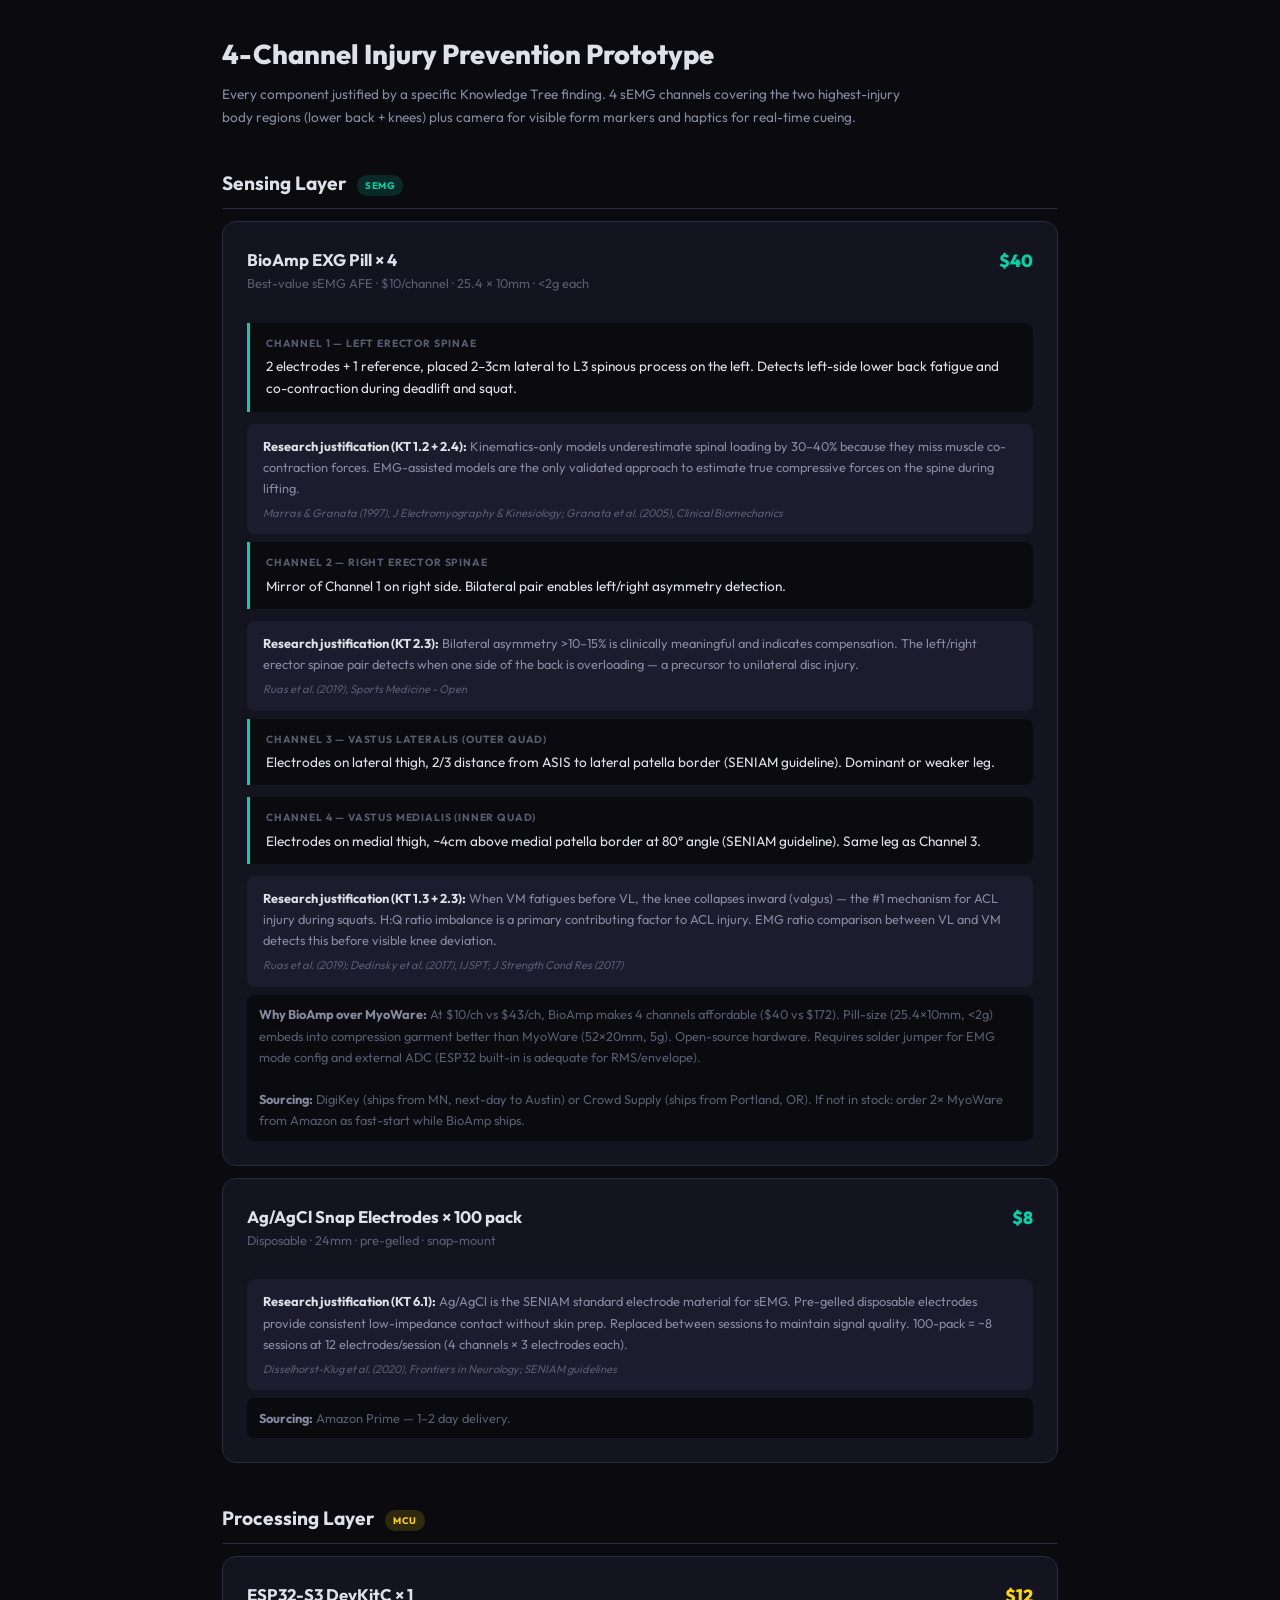
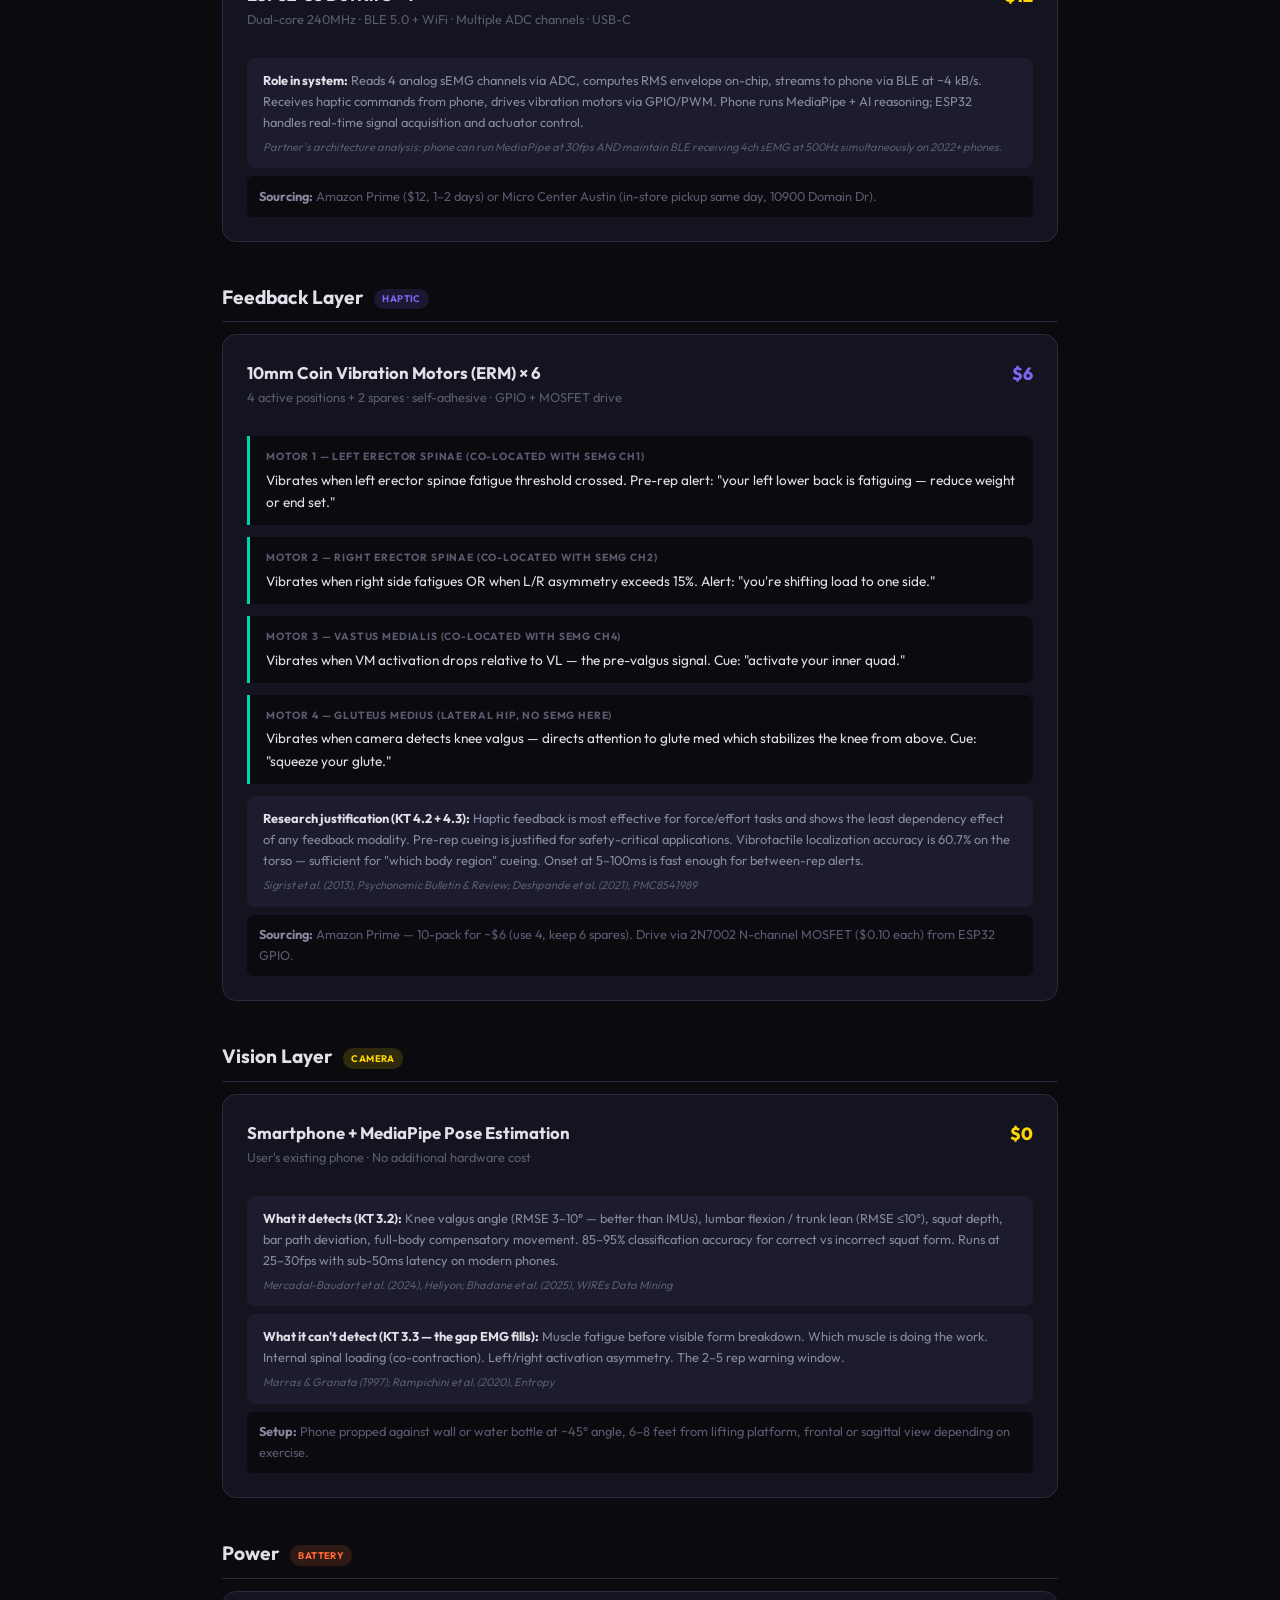
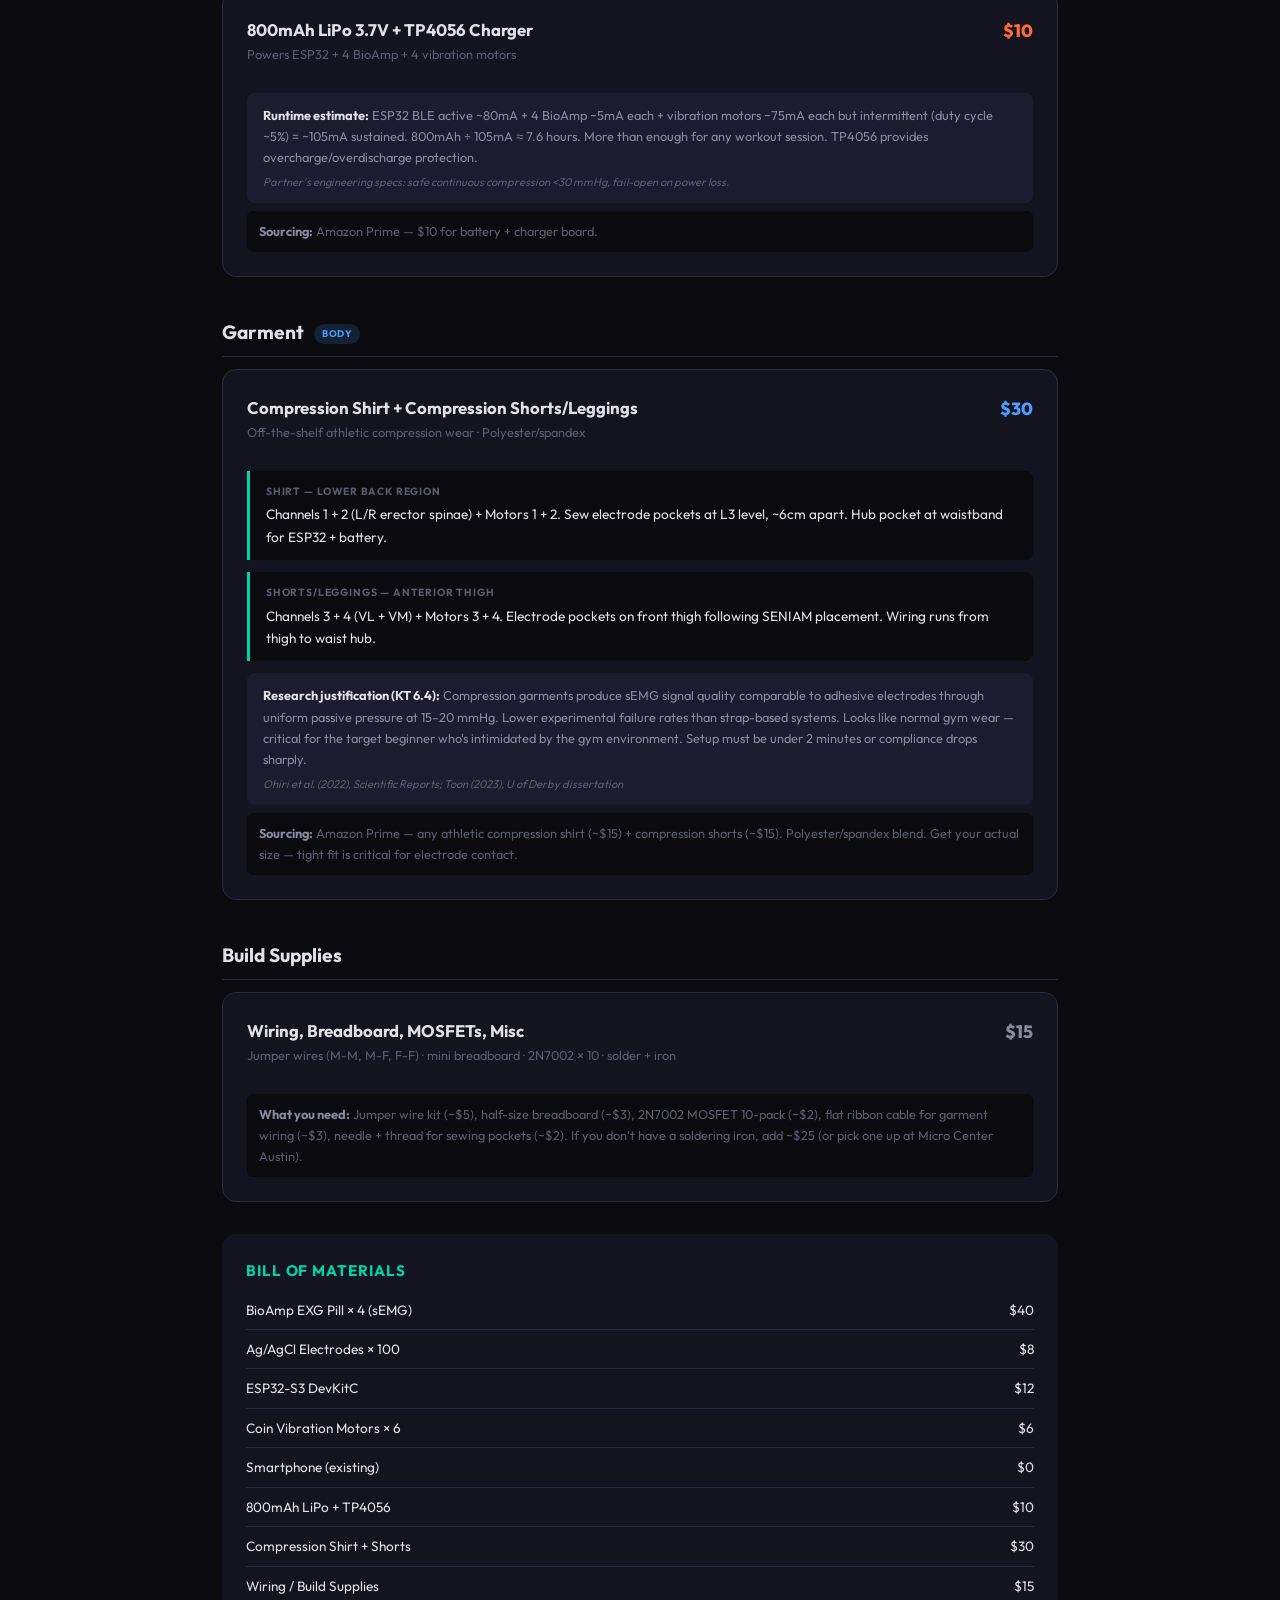
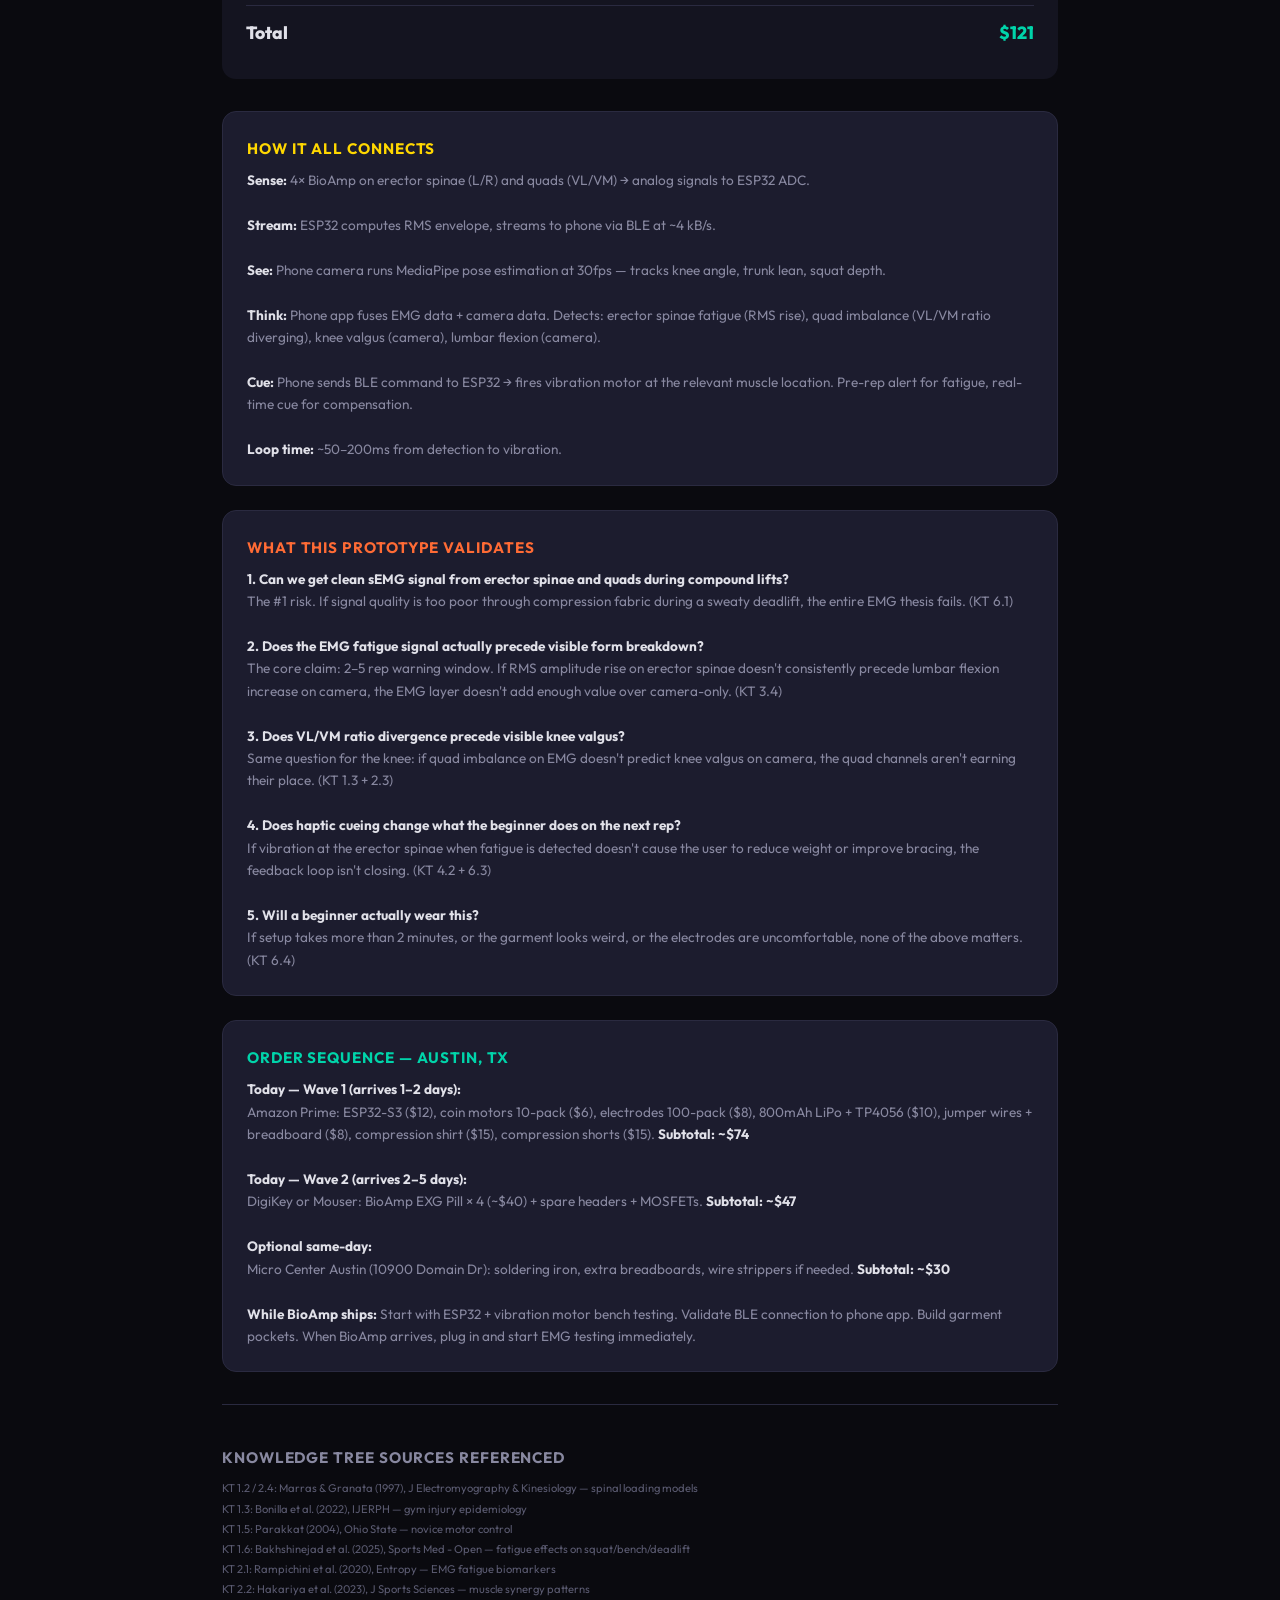
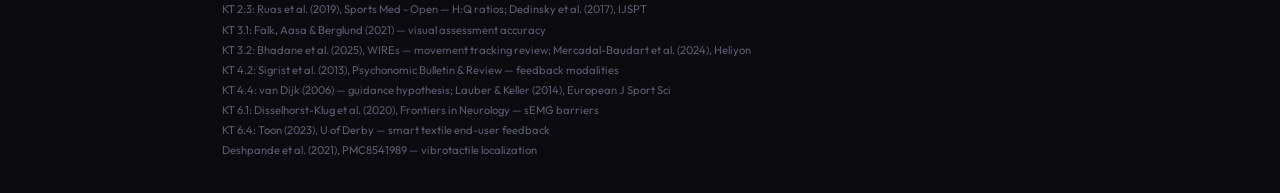
<file: docs/rajat's docs/hardware-build-4ch-injury-prevention.html>
<!DOCTYPE html>
<html lang="en">
<head>
<meta charset="UTF-8">
<meta name="viewport" content="width=device-width, initial-scale=1.0">
<title>Hardware Build — 4-Channel Injury Prevention Prototype</title>
<link rel="preconnect" href="https://fonts.googleapis.com">
<link href="https://fonts.googleapis.com/css2?family=Outfit:wght@400;500;600;700;800&display=swap" rel="stylesheet">
<style>
  :root {
    --bg: #0a0a0f;
    --surface: #141420;
    --surface2: #1c1c2e;
    --border: #2a2a40;
    --text: #e0e0e8;
    --text-dim: #8888a0;
    --text-mute: #5a5a70;
    --green: #00d4aa;
    --orange: #ff6b35;
    --purple: #7b68ee;
    --gold: #ffd700;
    --red: #ff4757;
    --blue: #4a9eff;
  }
  * { margin:0; padding:0; box-sizing:border-box; }
  body { font-family:'Outfit',sans-serif; background:var(--bg); color:var(--text); line-height:1.65; padding:2rem; max-width:900px; margin:0 auto; }
  h1 { font-size:1.7rem; font-weight:800; margin-bottom:0.4rem; }
  h2 { font-size:1.2rem; font-weight:700; margin:2.5rem 0 0.75rem; padding-bottom:0.5rem; border-bottom:1px solid var(--border); }
  h3 { font-size:0.95rem; font-weight:700; color:var(--text-dim); text-transform:uppercase; letter-spacing:0.06em; margin:1.5rem 0 0.5rem; }
  .sub { color:var(--text-dim); font-size:0.85rem; margin-bottom:2rem; max-width:700px; }
  .badge { display:inline-block; font-size:0.6rem; padding:0.15rem 0.5rem; border-radius:10px; font-weight:700; text-transform:uppercase; letter-spacing:0.04em; vertical-align:middle; margin-left:0.4rem; }
  .b-sense { background:rgba(0,212,170,0.15); color:var(--green); }
  .b-brain { background:rgba(255,215,0,0.15); color:var(--gold); }
  .b-cue { background:rgba(123,104,238,0.15); color:var(--purple); }
  .b-power { background:rgba(255,107,53,0.15); color:var(--orange); }
  .b-body { background:rgba(74,158,255,0.15); color:var(--blue); }

  .item { background:var(--surface); border:1px solid var(--border); border-radius:14px; padding:1.5rem; margin-bottom:0.75rem; }
  .item-head { display:flex; justify-content:space-between; align-items:flex-start; gap:1rem; margin-bottom:1rem; flex-wrap:wrap; }
  .item-name { font-size:1.05rem; font-weight:700; }
  .item-price { font-size:1.1rem; font-weight:800; white-space:nowrap; }
  .item-meta { font-size:0.8rem; color:var(--text-mute); margin-bottom:0.75rem; }

  .placement { background:var(--bg); border-left:3px solid var(--green); border-radius:0 8px 8px 0; padding:0.75rem 1rem; margin-bottom:0.75rem; font-size:0.85rem; }
  .placement .label { font-size:0.65rem; font-weight:700; text-transform:uppercase; letter-spacing:0.08em; color:var(--text-mute); margin-bottom:0.2rem; }

  .research { background:var(--surface2); border-radius:8px; padding:0.75rem 1rem; margin-bottom:0.5rem; font-size:0.8rem; color:var(--text-dim); }
  .research strong { color:var(--text); }
  .research .ref { font-size:0.7rem; color:var(--text-mute); font-style:italic; margin-top:0.3rem; }

  .note { font-size:0.8rem; color:var(--text-mute); padding:0.6rem 0.75rem; background:var(--bg); border-radius:6px; margin-top:0.5rem; }
  .note strong { color:var(--text-dim); }

  .totals { background:var(--surface); border:2px solid var(--green)33; border-radius:14px; padding:1.5rem; margin:2rem 0; }
  .totals-row { display:flex; justify-content:space-between; align-items:center; padding:0.5rem 0; border-bottom:1px solid var(--border); font-size:0.85rem; }
  .totals-row:last-child { border-bottom:none; }
  .totals-row.total { font-size:1.1rem; font-weight:800; padding-top:0.75rem; }
  .totals-row.total .tp { color:var(--green); }

  .arch { background:var(--surface2); border:1px solid var(--border); border-radius:14px; padding:1.5rem; margin:1.5rem 0; }
  .arch p { font-size:0.85rem; color:var(--text-dim); }
  .arch strong { color:var(--text); }

  .source-list { margin-top:2rem; padding-top:1rem; border-top:1px solid var(--border); }
  .source-list p { font-size:0.7rem; color:var(--text-mute); line-height:1.8; }

  @media(max-width:600px){ body{padding:1rem;} .item-head{flex-direction:column;} }
</style>
</head>
<body>

<h1>4-Channel Injury Prevention Prototype</h1>
<p class="sub">Every component justified by a specific Knowledge Tree finding. 4 sEMG channels covering the two highest-injury body regions (lower back + knees) plus camera for visible form markers and haptics for real-time cueing.</p>

<!-- ═══════ SENSING LAYER ═══════ -->
<h2>Sensing Layer <span class="badge b-sense">sEMG</span></h2>

<div class="item">
  <div class="item-head">
    <div>
      <div class="item-name">BioAmp EXG Pill × 4</div>
      <div class="item-meta">Best-value sEMG AFE · $10/channel · 25.4 × 10mm · &lt;2g each</div>
    </div>
    <div class="item-price" style="color:var(--green)">$40</div>
  </div>

  <div class="placement">
    <div class="label">Channel 1 — Left Erector Spinae</div>
    2 electrodes + 1 reference, placed 2–3cm lateral to L3 spinous process on the left. Detects left-side lower back fatigue and co-contraction during deadlift and squat.
  </div>
  <div class="research">
    <strong>Research justification (KT 1.2 + 2.4):</strong> Kinematics-only models underestimate spinal loading by 30–40% because they miss muscle co-contraction forces. EMG-assisted models are the only validated approach to estimate true compressive forces on the spine during lifting.
    <div class="ref">Marras & Granata (1997), J Electromyography & Kinesiology; Granata et al. (2005), Clinical Biomechanics</div>
  </div>

  <div class="placement">
    <div class="label">Channel 2 — Right Erector Spinae</div>
    Mirror of Channel 1 on right side. Bilateral pair enables left/right asymmetry detection.
  </div>
  <div class="research">
    <strong>Research justification (KT 2.3):</strong> Bilateral asymmetry &gt;10–15% is clinically meaningful and indicates compensation. The left/right erector spinae pair detects when one side of the back is overloading — a precursor to unilateral disc injury.
    <div class="ref">Ruas et al. (2019), Sports Medicine - Open</div>
  </div>

  <div class="placement">
    <div class="label">Channel 3 — Vastus Lateralis (outer quad)</div>
    Electrodes on lateral thigh, 2/3 distance from ASIS to lateral patella border (SENIAM guideline). Dominant or weaker leg.
  </div>
  <div class="placement">
    <div class="label">Channel 4 — Vastus Medialis (inner quad)</div>
    Electrodes on medial thigh, ~4cm above medial patella border at 80° angle (SENIAM guideline). Same leg as Channel 3.
  </div>
  <div class="research">
    <strong>Research justification (KT 1.3 + 2.3):</strong> When VM fatigues before VL, the knee collapses inward (valgus) — the #1 mechanism for ACL injury during squats. H:Q ratio imbalance is a primary contributing factor to ACL injury. EMG ratio comparison between VL and VM detects this before visible knee deviation.
    <div class="ref">Ruas et al. (2019); Dedinsky et al. (2017), IJSPT; J Strength Cond Res (2017)</div>
  </div>

  <div class="note">
    <strong>Why BioAmp over MyoWare:</strong> At $10/ch vs $43/ch, BioAmp makes 4 channels affordable ($40 vs $172). Pill-size (25.4×10mm, &lt;2g) embeds into compression garment better than MyoWare (52×20mm, 5g). Open-source hardware. Requires solder jumper for EMG mode config and external ADC (ESP32 built-in is adequate for RMS/envelope).
    <br><br>
    <strong>Sourcing:</strong> DigiKey (ships from MN, next-day to Austin) or Crowd Supply (ships from Portland, OR). If not in stock: order 2× MyoWare from Amazon as fast-start while BioAmp ships.
  </div>
</div>

<div class="item">
  <div class="item-head">
    <div>
      <div class="item-name">Ag/AgCl Snap Electrodes × 100 pack</div>
      <div class="item-meta">Disposable · 24mm · pre-gelled · snap-mount</div>
    </div>
    <div class="item-price" style="color:var(--green)">$8</div>
  </div>
  <div class="research">
    <strong>Research justification (KT 6.1):</strong> Ag/AgCl is the SENIAM standard electrode material for sEMG. Pre-gelled disposable electrodes provide consistent low-impedance contact without skin prep. Replaced between sessions to maintain signal quality. 100-pack = ~8 sessions at 12 electrodes/session (4 channels × 3 electrodes each).
    <div class="ref">Disselhorst-Klug et al. (2020), Frontiers in Neurology; SENIAM guidelines</div>
  </div>
  <div class="note"><strong>Sourcing:</strong> Amazon Prime — 1–2 day delivery.</div>
</div>

<!-- ═══════ PROCESSING ═══════ -->
<h2>Processing Layer <span class="badge b-brain">MCU</span></h2>

<div class="item">
  <div class="item-head">
    <div>
      <div class="item-name">ESP32-S3 DevKitC × 1</div>
      <div class="item-meta">Dual-core 240MHz · BLE 5.0 + WiFi · Multiple ADC channels · USB-C</div>
    </div>
    <div class="item-price" style="color:var(--gold)">$12</div>
  </div>
  <div class="research">
    <strong>Role in system:</strong> Reads 4 analog sEMG channels via ADC, computes RMS envelope on-chip, streams to phone via BLE at ~4 kB/s. Receives haptic commands from phone, drives vibration motors via GPIO/PWM. Phone runs MediaPipe + AI reasoning; ESP32 handles real-time signal acquisition and actuator control.
    <div class="ref">Partner's architecture analysis: phone can run MediaPipe at 30fps AND maintain BLE receiving 4ch sEMG at 500Hz simultaneously on 2022+ phones.</div>
  </div>
  <div class="note"><strong>Sourcing:</strong> Amazon Prime ($12, 1–2 days) or Micro Center Austin (in-store pickup same day, 10900 Domain Dr).</div>
</div>

<!-- ═══════ FEEDBACK ═══════ -->
<h2>Feedback Layer <span class="badge b-cue">Haptic</span></h2>

<div class="item">
  <div class="item-head">
    <div>
      <div class="item-name">10mm Coin Vibration Motors (ERM) × 6</div>
      <div class="item-meta">4 active positions + 2 spares · self-adhesive · GPIO + MOSFET drive</div>
    </div>
    <div class="item-price" style="color:var(--purple)">$6</div>
  </div>

  <div class="placement">
    <div class="label">Motor 1 — Left erector spinae (co-located with sEMG Ch1)</div>
    Vibrates when left erector spinae fatigue threshold crossed. Pre-rep alert: "your left lower back is fatiguing — reduce weight or end set."
  </div>
  <div class="placement">
    <div class="label">Motor 2 — Right erector spinae (co-located with sEMG Ch2)</div>
    Vibrates when right side fatigues OR when L/R asymmetry exceeds 15%. Alert: "you're shifting load to one side."
  </div>
  <div class="placement">
    <div class="label">Motor 3 — Vastus medialis (co-located with sEMG Ch4)</div>
    Vibrates when VM activation drops relative to VL — the pre-valgus signal. Cue: "activate your inner quad."
  </div>
  <div class="placement">
    <div class="label">Motor 4 — Gluteus medius (lateral hip, no sEMG here)</div>
    Vibrates when camera detects knee valgus — directs attention to glute med which stabilizes the knee from above. Cue: "squeeze your glute."
  </div>

  <div class="research">
    <strong>Research justification (KT 4.2 + 4.3):</strong> Haptic feedback is most effective for force/effort tasks and shows the least dependency effect of any feedback modality. Pre-rep cueing is justified for safety-critical applications. Vibrotactile localization accuracy is 60.7% on the torso — sufficient for "which body region" cueing. Onset at 5–100ms is fast enough for between-rep alerts.
    <div class="ref">Sigrist et al. (2013), Psychonomic Bulletin & Review; Deshpande et al. (2021), PMC8541989</div>
  </div>

  <div class="note"><strong>Sourcing:</strong> Amazon Prime — 10-pack for ~$6 (use 4, keep 6 spares). Drive via 2N7002 N-channel MOSFET ($0.10 each) from ESP32 GPIO.</div>
</div>

<!-- ═══════ VISION ═══════ -->
<h2>Vision Layer <span class="badge b-brain">Camera</span></h2>

<div class="item">
  <div class="item-head">
    <div>
      <div class="item-name">Smartphone + MediaPipe Pose Estimation</div>
      <div class="item-meta">User's existing phone · No additional hardware cost</div>
    </div>
    <div class="item-price" style="color:var(--gold)">$0</div>
  </div>

  <div class="research">
    <strong>What it detects (KT 3.2):</strong> Knee valgus angle (RMSE 3–10° — better than IMUs), lumbar flexion / trunk lean (RMSE ≤10°), squat depth, bar path deviation, full-body compensatory movement. 85–95% classification accuracy for correct vs incorrect squat form. Runs at 25–30fps with sub-50ms latency on modern phones.
    <div class="ref">Mercadal-Baudart et al. (2024), Heliyon; Bhadane et al. (2025), WIREs Data Mining</div>
  </div>
  <div class="research">
    <strong>What it can't detect (KT 3.3 — the gap EMG fills):</strong> Muscle fatigue before visible form breakdown. Which muscle is doing the work. Internal spinal loading (co-contraction). Left/right activation asymmetry. The 2–5 rep warning window.
    <div class="ref">Marras & Granata (1997); Rampichini et al. (2020), Entropy</div>
  </div>
  <div class="note"><strong>Setup:</strong> Phone propped against wall or water bottle at ~45° angle, 6–8 feet from lifting platform, frontal or sagittal view depending on exercise.</div>
</div>

<!-- ═══════ POWER ═══════ -->
<h2>Power <span class="badge b-power">Battery</span></h2>

<div class="item">
  <div class="item-head">
    <div>
      <div class="item-name">800mAh LiPo 3.7V + TP4056 Charger</div>
      <div class="item-meta">Powers ESP32 + 4 BioAmp + 4 vibration motors</div>
    </div>
    <div class="item-price" style="color:var(--orange)">$10</div>
  </div>
  <div class="research">
    <strong>Runtime estimate:</strong> ESP32 BLE active ~80mA + 4 BioAmp ~5mA each + vibration motors ~75mA each but intermittent (duty cycle ~5%) = ~105mA sustained. 800mAh ÷ 105mA ≈ 7.6 hours. More than enough for any workout session. TP4056 provides overcharge/overdischarge protection.
    <div class="ref">Partner's engineering specs: safe continuous compression &lt;30 mmHg, fail-open on power loss.</div>
  </div>
  <div class="note"><strong>Sourcing:</strong> Amazon Prime — $10 for battery + charger board.</div>
</div>

<!-- ═══════ GARMENT ═══════ -->
<h2>Garment <span class="badge b-body">Body</span></h2>

<div class="item">
  <div class="item-head">
    <div>
      <div class="item-name">Compression Shirt + Compression Shorts/Leggings</div>
      <div class="item-meta">Off-the-shelf athletic compression wear · Polyester/spandex</div>
    </div>
    <div class="item-price" style="color:var(--blue)">$30</div>
  </div>
  <div class="placement">
    <div class="label">Shirt — Lower back region</div>
    Channels 1 + 2 (L/R erector spinae) + Motors 1 + 2. Sew electrode pockets at L3 level, ~6cm apart. Hub pocket at waistband for ESP32 + battery.
  </div>
  <div class="placement">
    <div class="label">Shorts/leggings — Anterior thigh</div>
    Channels 3 + 4 (VL + VM) + Motors 3 + 4. Electrode pockets on front thigh following SENIAM placement. Wiring runs from thigh to waist hub.
  </div>
  <div class="research">
    <strong>Research justification (KT 6.4):</strong> Compression garments produce sEMG signal quality comparable to adhesive electrodes through uniform passive pressure at 15–20 mmHg. Lower experimental failure rates than strap-based systems. Looks like normal gym wear — critical for the target beginner who's intimidated by the gym environment. Setup must be under 2 minutes or compliance drops sharply.
    <div class="ref">Ohiri et al. (2022), Scientific Reports; Toon (2023), U of Derby dissertation</div>
  </div>
  <div class="note"><strong>Sourcing:</strong> Amazon Prime — any athletic compression shirt (~$15) + compression shorts (~$15). Polyester/spandex blend. Get your actual size — tight fit is critical for electrode contact.</div>
</div>

<!-- ═══════ BUILD SUPPLIES ═══════ -->
<h2>Build Supplies</h2>

<div class="item">
  <div class="item-head">
    <div>
      <div class="item-name">Wiring, Breadboard, MOSFETs, Misc</div>
      <div class="item-meta">Jumper wires (M-M, M-F, F-F) · mini breadboard · 2N7002 × 10 · solder + iron</div>
    </div>
    <div class="item-price" style="color:var(--text-dim)">$15</div>
  </div>
  <div class="note">
    <strong>What you need:</strong> Jumper wire kit (~$5), half-size breadboard (~$3), 2N7002 MOSFET 10-pack (~$2), flat ribbon cable for garment wiring (~$3), needle + thread for sewing pockets (~$2). If you don't have a soldering iron, add ~$25 (or pick one up at Micro Center Austin).
  </div>
</div>

<!-- ═══════ TOTALS ═══════ -->
<div class="totals">
  <h3 style="margin-top:0;color:var(--green)">Bill of Materials</h3>
  <div class="totals-row"><span>BioAmp EXG Pill × 4 (sEMG)</span><span>$40</span></div>
  <div class="totals-row"><span>Ag/AgCl Electrodes × 100</span><span>$8</span></div>
  <div class="totals-row"><span>ESP32-S3 DevKitC</span><span>$12</span></div>
  <div class="totals-row"><span>Coin Vibration Motors × 6</span><span>$6</span></div>
  <div class="totals-row"><span>Smartphone (existing)</span><span>$0</span></div>
  <div class="totals-row"><span>800mAh LiPo + TP4056</span><span>$10</span></div>
  <div class="totals-row"><span>Compression Shirt + Shorts</span><span>$30</span></div>
  <div class="totals-row"><span>Wiring / Build Supplies</span><span>$15</span></div>
  <div class="totals-row total"><span>Total</span><span class="tp">$121</span></div>
</div>

<!-- ═══════ ARCHITECTURE ═══════ -->
<div class="arch">
  <h3 style="margin-top:0;color:var(--gold)">How It All Connects</h3>
  <p>
    <strong>Sense:</strong> 4× BioAmp on erector spinae (L/R) and quads (VL/VM) → analog signals to ESP32 ADC.<br><br>
    <strong>Stream:</strong> ESP32 computes RMS envelope, streams to phone via BLE at ~4 kB/s.<br><br>
    <strong>See:</strong> Phone camera runs MediaPipe pose estimation at 30fps — tracks knee angle, trunk lean, squat depth.<br><br>
    <strong>Think:</strong> Phone app fuses EMG data + camera data. Detects: erector spinae fatigue (RMS rise), quad imbalance (VL/VM ratio diverging), knee valgus (camera), lumbar flexion (camera).<br><br>
    <strong>Cue:</strong> Phone sends BLE command to ESP32 → fires vibration motor at the relevant muscle location. Pre-rep alert for fatigue, real-time cue for compensation.<br><br>
    <strong>Loop time:</strong> ~50–200ms from detection to vibration.
  </p>
</div>

<!-- ═══════ WHAT THIS PROVES ═══════ -->
<div class="arch">
  <h3 style="margin-top:0;color:var(--orange)">What This Prototype Validates</h3>
  <p>
    <strong>1. Can we get clean sEMG signal from erector spinae and quads during compound lifts?</strong><br>
    The #1 risk. If signal quality is too poor through compression fabric during a sweaty deadlift, the entire EMG thesis fails. (KT 6.1)<br><br>

    <strong>2. Does the EMG fatigue signal actually precede visible form breakdown?</strong><br>
    The core claim: 2–5 rep warning window. If RMS amplitude rise on erector spinae doesn't consistently precede lumbar flexion increase on camera, the EMG layer doesn't add enough value over camera-only. (KT 3.4)<br><br>

    <strong>3. Does VL/VM ratio divergence precede visible knee valgus?</strong><br>
    Same question for the knee: if quad imbalance on EMG doesn't predict knee valgus on camera, the quad channels aren't earning their place. (KT 1.3 + 2.3)<br><br>

    <strong>4. Does haptic cueing change what the beginner does on the next rep?</strong><br>
    If vibration at the erector spinae when fatigue is detected doesn't cause the user to reduce weight or improve bracing, the feedback loop isn't closing. (KT 4.2 + 6.3)<br><br>

    <strong>5. Will a beginner actually wear this?</strong><br>
    If setup takes more than 2 minutes, or the garment looks weird, or the electrodes are uncomfortable, none of the above matters. (KT 6.4)
  </p>
</div>

<!-- ═══════ ORDERING ═══════ -->
<div class="arch">
  <h3 style="margin-top:0;color:var(--green)">Order Sequence — Austin, TX</h3>
  <p>
    <strong>Today — Wave 1 (arrives 1–2 days):</strong><br>
    Amazon Prime: ESP32-S3 ($12), coin motors 10-pack ($6), electrodes 100-pack ($8), 800mAh LiPo + TP4056 ($10), jumper wires + breadboard ($8), compression shirt ($15), compression shorts ($15). <strong>Subtotal: ~$74</strong><br><br>

    <strong>Today — Wave 2 (arrives 2–5 days):</strong><br>
    DigiKey or Mouser: BioAmp EXG Pill × 4 (~$40) + spare headers + MOSFETs. <strong>Subtotal: ~$47</strong><br><br>

    <strong>Optional same-day:</strong><br>
    Micro Center Austin (10900 Domain Dr): soldering iron, extra breadboards, wire strippers if needed. <strong>Subtotal: ~$30</strong><br><br>

    <strong>While BioAmp ships:</strong> Start with ESP32 + vibration motor bench testing. Validate BLE connection to phone app. Build garment pockets. When BioAmp arrives, plug in and start EMG testing immediately.
  </p>
</div>

<!-- ═══════ SOURCES ═══════ -->
<div class="source-list">
  <h3>Knowledge Tree Sources Referenced</h3>
  <p>
    KT 1.2 / 2.4: Marras & Granata (1997), J Electromyography & Kinesiology — spinal loading models<br>
    KT 1.3: Bonilla et al. (2022), IJERPH — gym injury epidemiology<br>
    KT 1.5: Parakkat (2004), Ohio State — novice motor control<br>
    KT 1.6: Bakhshinejad et al. (2025), Sports Med - Open — fatigue effects on squat/bench/deadlift<br>
    KT 2.1: Rampichini et al. (2020), Entropy — EMG fatigue biomarkers<br>
    KT 2.2: Hakariya et al. (2023), J Sports Sciences — muscle synergy patterns<br>
    KT 2.3: Ruas et al. (2019), Sports Med - Open — H:Q ratios; Dedinsky et al. (2017), IJSPT<br>
    KT 3.1: Falk, Aasa & Berglund (2021) — visual assessment accuracy<br>
    KT 3.2: Bhadane et al. (2025), WIREs — movement tracking review; Mercadal-Baudart et al. (2024), Heliyon<br>
    KT 4.2: Sigrist et al. (2013), Psychonomic Bulletin & Review — feedback modalities<br>
    KT 4.4: van Dijk (2006) — guidance hypothesis; Lauber & Keller (2014), European J Sport Sci<br>
    KT 6.1: Disselhorst-Klug et al. (2020), Frontiers in Neurology — sEMG barriers<br>
    KT 6.4: Toon (2023), U of Derby — smart textile end-user feedback<br>
    Deshpande et al. (2021), PMC8541989 — vibrotactile localization
  </p>
</div>

</body>
</html>
</file>
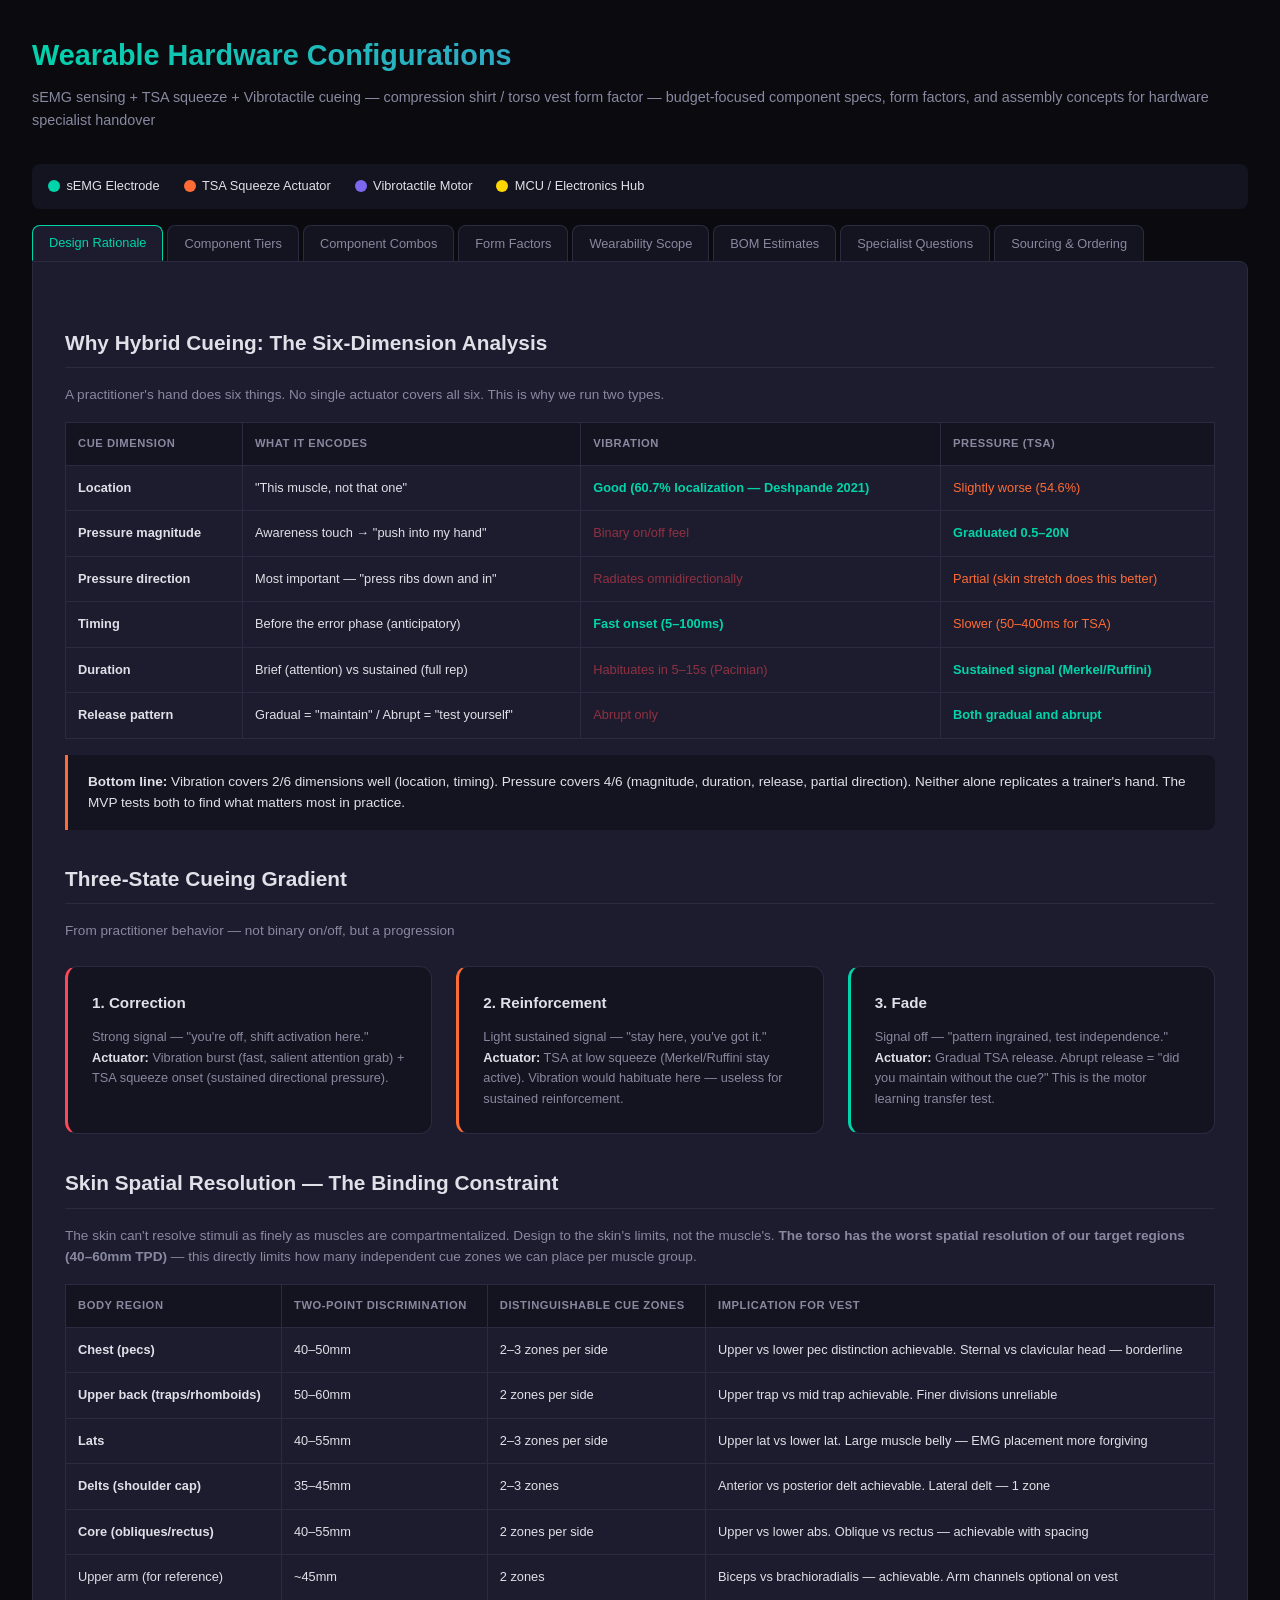
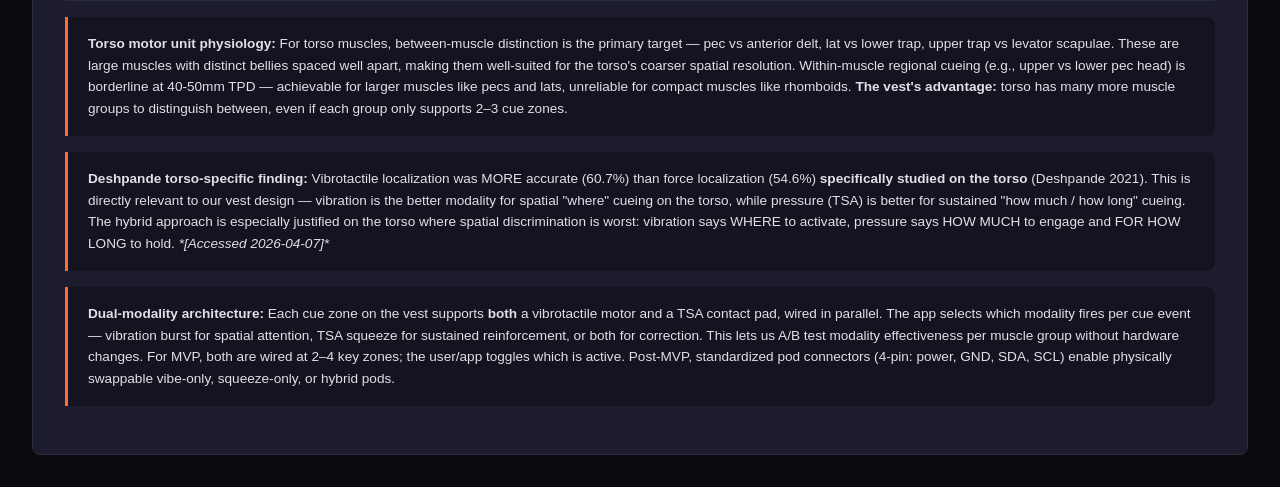
<file: docs/rajat's docs/hardware-configurations.html>
<!DOCTYPE html>
<html lang="en">
<head>
<meta charset="UTF-8">
<meta name="viewport" content="width=device-width, initial-scale=1.0">
<title>Wearable Hardware Configurations — sEMG + TSA + Vibrotactile</title>
<style>
  :root {
    --bg: #0a0a0f;
    --surface: #141420;
    --surface2: #1c1c2e;
    --border: #2a2a40;
    --text: #e0e0e8;
    --text-dim: #8888a0;
    --accent-emg: #00d4aa;
    --accent-tsa: #ff6b35;
    --accent-vibe: #7b68ee;
    --accent-combo: #ffd700;
    --danger: #ff4757;
  }
  * { margin: 0; padding: 0; box-sizing: border-box; }
  body { font-family: 'Inter', -apple-system, BlinkMacSystemFont, sans-serif; background: var(--bg); color: var(--text); line-height: 1.6; padding: 2rem; }
  h1 { font-size: 1.8rem; margin-bottom: 0.5rem; background: linear-gradient(135deg, var(--accent-emg), var(--accent-vibe)); -webkit-background-clip: text; -webkit-text-fill-color: transparent; }
  h2 { font-size: 1.3rem; margin: 2rem 0 1rem; color: var(--text); border-bottom: 1px solid var(--border); padding-bottom: 0.5rem; }
  h3 { font-size: 1.05rem; margin: 1.5rem 0 0.75rem; color: var(--text-dim); text-transform: uppercase; letter-spacing: 0.05em; font-weight: 600; }
  .subtitle { color: var(--text-dim); margin-bottom: 2rem; font-size: 0.9rem; }
  .tab-nav { display: flex; gap: 0.25rem; margin-bottom: 0; flex-wrap: wrap; }
  .tab-btn { padding: 0.6rem 1rem; background: var(--surface); border: 1px solid var(--border); border-bottom: none; border-radius: 8px 8px 0 0; color: var(--text-dim); cursor: pointer; font-size: 0.8rem; font-weight: 500; transition: all 0.2s; }
  .tab-btn:hover { background: var(--surface2); color: var(--text); }
  .tab-btn.active { background: var(--surface2); color: var(--accent-emg); border-color: var(--accent-emg); border-bottom: 1px solid var(--surface2); }
  .tab-content { display: none; background: var(--surface2); border: 1px solid var(--border); border-radius: 0 8px 8px 8px; padding: 2rem; }
  .tab-content.active { display: block; }
  .tier-grid { display: grid; grid-template-columns: repeat(auto-fit, minmax(280px, 1fr)); gap: 1rem; margin: 1rem 0; }
  .tier-card { background: var(--surface); border: 1px solid var(--border); border-radius: 8px; padding: 1.25rem; position: relative; overflow: hidden; }
  .tier-card::before { content: ''; position: absolute; top: 0; left: 0; right: 0; height: 3px; }
  .tier-card.budget::before { background: var(--accent-emg); }
  .tier-card.mid::before { background: var(--accent-tsa); }
  .tier-card.stretch::before { background: var(--accent-vibe); }
  .tier-label { font-size: 0.7rem; text-transform: uppercase; letter-spacing: 0.1em; font-weight: 700; margin-bottom: 0.5rem; }
  .tier-card.budget .tier-label { color: var(--accent-emg); }
  .tier-card.mid .tier-label { color: var(--accent-tsa); }
  .tier-card.stretch .tier-label { color: var(--accent-vibe); }
  .tier-card h4 { font-size: 1rem; margin-bottom: 0.5rem; }
  .tier-card .price { font-size: 1.1rem; font-weight: 700; margin-bottom: 0.5rem; }
  .tier-card ul { font-size: 0.8rem; color: var(--text-dim); padding-left: 1rem; }
  .tier-card li { margin-bottom: 0.25rem; }
  .tier-card .specs { font-size: 0.75rem; color: var(--text-dim); margin-top: 0.75rem; padding-top: 0.75rem; border-top: 1px solid var(--border); }
  .config-grid { display: grid; grid-template-columns: repeat(auto-fit, minmax(320px, 1fr)); gap: 1.5rem; margin: 1.5rem 0; }
  .config-card { background: var(--surface); border: 1px solid var(--border); border-radius: 12px; padding: 1.5rem; transition: border-color 0.2s; }
  .config-card:hover { border-color: var(--accent-emg); }
  .config-card h4 { font-size: 0.95rem; margin-bottom: 0.75rem; display: flex; align-items: center; gap: 0.5rem; flex-wrap: wrap; }
  .badge { font-size: 0.65rem; padding: 0.15rem 0.5rem; border-radius: 10px; font-weight: 600; text-transform: uppercase; letter-spacing: 0.05em; }
  .badge-emg { background: rgba(0,212,170,0.15); color: var(--accent-emg); }
  .badge-tsa { background: rgba(255,107,53,0.15); color: var(--accent-tsa); }
  .badge-vibe { background: rgba(123,104,238,0.15); color: var(--accent-vibe); }
  .badge-all { background: rgba(255,215,0,0.15); color: var(--accent-combo); }
  .diagram-container { display: flex; justify-content: center; align-items: center; margin: 1rem 0; min-height: 200px; }
  .diagram-container svg { max-width: 100%; }
  .config-desc { font-size: 0.8rem; color: var(--text-dim); margin-top: 0.75rem; }
  .config-desc strong { color: var(--text); }
  .legend { display: flex; gap: 1.5rem; flex-wrap: wrap; margin: 1rem 0; padding: 0.75rem 1rem; background: var(--surface); border-radius: 8px; font-size: 0.8rem; }
  .legend-item { display: flex; align-items: center; gap: 0.4rem; }
  .legend-dot { width: 12px; height: 12px; border-radius: 50%; }
  .form-factor-grid { display: grid; grid-template-columns: repeat(auto-fit, minmax(250px, 1fr)); gap: 1.5rem; margin: 1.5rem 0; }
  .ff-card { background: var(--surface); border: 1px solid var(--border); border-radius: 12px; padding: 1.5rem; text-align: center; }
  .ff-card h4 { margin-bottom: 0.75rem; font-size: 0.95rem; }
  .ff-card .ff-desc { font-size: 0.8rem; color: var(--text-dim); margin-top: 0.75rem; text-align: left; }
  .matrix-table { width: 100%; border-collapse: collapse; font-size: 0.8rem; margin: 1rem 0; }
  .matrix-table th, .matrix-table td { padding: 0.75rem; border: 1px solid var(--border); text-align: left; }
  .matrix-table th { background: var(--surface); color: var(--text-dim); font-weight: 600; text-transform: uppercase; font-size: 0.7rem; letter-spacing: 0.05em; }
  .matrix-table td { background: var(--surface2); }
  .check { color: var(--accent-emg); font-weight: bold; }
  .partial { color: var(--accent-tsa); }
  .nope { color: var(--danger); opacity: 0.5; }
  .bom-table { width: 100%; border-collapse: collapse; font-size: 0.8rem; margin: 0.75rem 0; }
  .bom-table th, .bom-table td { padding: 0.5rem 0.75rem; border: 1px solid var(--border); }
  .bom-table th { background: var(--surface); color: var(--text-dim); font-size: 0.7rem; text-transform: uppercase; }
  .bom-table .total { font-weight: 700; color: var(--accent-combo); }
  .rationale-box { background: var(--surface); border-left: 3px solid var(--accent-tsa); padding: 1rem 1.25rem; margin: 1rem 0; border-radius: 0 8px 8px 0; font-size: 0.85rem; }
  .rationale-box strong { color: var(--text); }
  .question-card { background: var(--surface); border: 1px solid var(--border); border-radius: 8px; padding: 1rem 1.25rem; margin: 0.75rem 0; }
  .question-card .q-num { color: var(--accent-combo); font-weight: 700; font-size: 0.8rem; margin-bottom: 0.25rem; }
  .question-card .q-text { font-size: 0.9rem; color: var(--text); margin-bottom: 0.25rem; }
  .question-card .q-context { font-size: 0.8rem; color: var(--text-dim); }
  @media (max-width: 768px) { .tier-grid, .form-factor-grid { grid-template-columns: 1fr; } .config-grid { grid-template-columns: 1fr; } body { padding: 1rem; } }
</style>
</head>
<body>

<h1>Wearable Hardware Configurations</h1>
<p class="subtitle">sEMG sensing + TSA squeeze + Vibrotactile cueing — compression shirt / torso vest form factor — budget-focused component specs, form factors, and assembly concepts for hardware specialist handover</p>

<div class="legend">
  <div class="legend-item"><div class="legend-dot" style="background:var(--accent-emg)"></div> sEMG Electrode</div>
  <div class="legend-item"><div class="legend-dot" style="background:var(--accent-tsa)"></div> TSA Squeeze Actuator</div>
  <div class="legend-item"><div class="legend-dot" style="background:var(--accent-vibe)"></div> Vibrotactile Motor</div>
  <div class="legend-item"><div class="legend-dot" style="background:var(--accent-combo)"></div> MCU / Electronics Hub</div>
</div>

<nav class="tab-nav">
  <button class="tab-btn active" onclick="showTab('rationale')">Design Rationale</button>
  <button class="tab-btn" onclick="showTab('tiers')">Component Tiers</button>
  <button class="tab-btn" onclick="showTab('configs')">Component Combos</button>
  <button class="tab-btn" onclick="showTab('form')">Form Factors</button>
  <button class="tab-btn" onclick="showTab('scope')">Wearability Scope</button>
  <button class="tab-btn" onclick="showTab('bom')">BOM Estimates</button>
  <button class="tab-btn" onclick="showTab('questions')">Specialist Questions</button>
  <button class="tab-btn" onclick="showTab('sourcing')">Sourcing & Ordering</button>
</nav>

<!-- ==================== TAB 0: DESIGN RATIONALE ==================== -->
<div id="rationale" class="tab-content active">
  <h2>Why Hybrid Cueing: The Six-Dimension Analysis</h2>
  <p style="color:var(--text-dim);font-size:0.85rem;margin-bottom:1rem">A practitioner's hand does six things. No single actuator covers all six. This is why we run two types.</p>

  <table class="matrix-table">
    <thead>
      <tr><th>Cue Dimension</th><th>What It Encodes</th><th>Vibration</th><th>Pressure (TSA)</th></tr>
    </thead>
    <tbody>
      <tr><td><strong>Location</strong></td><td>"This muscle, not that one"</td><td class="check">Good (60.7% localization — Deshpande 2021)</td><td class="partial">Slightly worse (54.6%)</td></tr>
      <tr><td><strong>Pressure magnitude</strong></td><td>Awareness touch → "push into my hand"</td><td class="nope">Binary on/off feel</td><td class="check">Graduated 0.5–20N</td></tr>
      <tr><td><strong>Pressure direction</strong></td><td>Most important — "press ribs down and in"</td><td class="nope">Radiates omnidirectionally</td><td class="partial">Partial (skin stretch does this better)</td></tr>
      <tr><td><strong>Timing</strong></td><td>Before the error phase (anticipatory)</td><td class="check">Fast onset (5–100ms)</td><td class="partial">Slower (50–400ms for TSA)</td></tr>
      <tr><td><strong>Duration</strong></td><td>Brief (attention) vs sustained (full rep)</td><td class="nope">Habituates in 5–15s (Pacinian)</td><td class="check">Sustained signal (Merkel/Ruffini)</td></tr>
      <tr><td><strong>Release pattern</strong></td><td>Gradual = "maintain" / Abrupt = "test yourself"</td><td class="nope">Abrupt only</td><td class="check">Both gradual and abrupt</td></tr>
    </tbody>
  </table>

  <div class="rationale-box">
    <strong>Bottom line:</strong> Vibration covers 2/6 dimensions well (location, timing). Pressure covers 4/6 (magnitude, duration, release, partial direction). Neither alone replicates a trainer's hand. The MVP tests both to find what matters most in practice.
  </div>

  <h2>Three-State Cueing Gradient</h2>
  <p style="color:var(--text-dim);font-size:0.85rem;margin-bottom:1rem">From practitioner behavior — not binary on/off, but a progression</p>

  <div class="config-grid">
    <div class="config-card" style="border-left: 3px solid var(--danger);">
      <h4>1. Correction</h4>
      <div class="config-desc">Strong signal — "you're off, shift activation here." <strong>Actuator:</strong> Vibration burst (fast, salient attention grab) + TSA squeeze onset (sustained directional pressure).</div>
    </div>
    <div class="config-card" style="border-left: 3px solid var(--accent-tsa);">
      <h4>2. Reinforcement</h4>
      <div class="config-desc">Light sustained signal — "stay here, you've got it." <strong>Actuator:</strong> TSA at low squeeze (Merkel/Ruffini stay active). Vibration would habituate here — useless for sustained reinforcement.</div>
    </div>
    <div class="config-card" style="border-left: 3px solid var(--accent-emg);">
      <h4>3. Fade</h4>
      <div class="config-desc">Signal off — "pattern ingrained, test independence." <strong>Actuator:</strong> Gradual TSA release. Abrupt release = "did you maintain without the cue?" This is the motor learning transfer test.</div>
    </div>
  </div>

  <h2>Skin Spatial Resolution — The Binding Constraint</h2>
  <p style="color:var(--text-dim);font-size:0.85rem;margin-bottom:1rem">The skin can't resolve stimuli as finely as muscles are compartmentalized. Design to the skin's limits, not the muscle's. <strong>The torso has the worst spatial resolution of our target regions (40–60mm TPD)</strong> — this directly limits how many independent cue zones we can place per muscle group.</p>

  <table class="matrix-table">
    <thead><tr><th>Body Region</th><th>Two-Point Discrimination</th><th>Distinguishable Cue Zones</th><th>Implication for Vest</th></tr></thead>
    <tbody>
      <tr><td><strong>Chest (pecs)</strong></td><td>40–50mm</td><td>2–3 zones per side</td><td>Upper vs lower pec distinction achievable. Sternal vs clavicular head — borderline</td></tr>
      <tr><td><strong>Upper back (traps/rhomboids)</strong></td><td>50–60mm</td><td>2 zones per side</td><td>Upper trap vs mid trap achievable. Finer divisions unreliable</td></tr>
      <tr><td><strong>Lats</strong></td><td>40–55mm</td><td>2–3 zones per side</td><td>Upper lat vs lower lat. Large muscle belly — EMG placement more forgiving</td></tr>
      <tr><td><strong>Delts (shoulder cap)</strong></td><td>35–45mm</td><td>2–3 zones</td><td>Anterior vs posterior delt achievable. Lateral delt — 1 zone</td></tr>
      <tr><td><strong>Core (obliques/rectus)</strong></td><td>40–55mm</td><td>2 zones per side</td><td>Upper vs lower abs. Oblique vs rectus — achievable with spacing</td></tr>
      <tr><td>Upper arm (for reference)</td><td>~45mm</td><td>2 zones</td><td>Biceps vs brachioradialis — achievable. Arm channels optional on vest</td></tr>
    </tbody>
  </table>

  <div class="rationale-box">
    <strong>Torso motor unit physiology:</strong> For torso muscles, between-muscle distinction is the primary target — pec vs anterior delt, lat vs lower trap, upper trap vs levator scapulae. These are large muscles with distinct bellies spaced well apart, making them well-suited for the torso's coarser spatial resolution. Within-muscle regional cueing (e.g., upper vs lower pec head) is borderline at 40-50mm TPD — achievable for larger muscles like pecs and lats, unreliable for compact muscles like rhomboids. <strong>The vest's advantage:</strong> torso has many more muscle groups to distinguish between, even if each group only supports 2–3 cue zones.
  </div>

  <div class="rationale-box">
    <strong>Deshpande torso-specific finding:</strong> Vibrotactile localization was MORE accurate (60.7%) than force localization (54.6%) <strong>specifically studied on the torso</strong> (Deshpande 2021). This is directly relevant to our vest design — vibration is the better modality for spatial "where" cueing on the torso, while pressure (TSA) is better for sustained "how much / how long" cueing. The hybrid approach is especially justified on the torso where spatial discrimination is worst: vibration says WHERE to activate, pressure says HOW MUCH to engage and FOR HOW LONG to hold. <em>*[Accessed 2026-04-07]*</em>
  </div>

  <div class="rationale-box">
    <strong>Dual-modality architecture:</strong> Each cue zone on the vest supports <strong>both</strong> a vibrotactile motor and a TSA contact pad, wired in parallel. The app selects which modality fires per cue event — vibration burst for spatial attention, TSA squeeze for sustained reinforcement, or both for correction. This lets us A/B test modality effectiveness per muscle group without hardware changes. For MVP, both are wired at 2–4 key zones; the user/app toggles which is active. Post-MVP, standardized pod connectors (4-pin: power, GND, SDA, SCL) enable physically swappable vibe-only, squeeze-only, or hybrid pods.
  </div>
</div>

<!-- ==================== TAB 1: TIERS ==================== -->
<div id="tiers" class="tab-content">
  <h2>sEMG Sensor Options</h2>
  <p style="color:var(--text-dim);font-size:0.85rem;margin-bottom:1rem">Emphasis on budget options. The specialist will source specific products — we provide the tech spec.</p>

  <div class="tier-grid">
    <div class="tier-card budget">
      <div class="tier-label">Budget A — Bare Minimum</div>
      <h4>DIY Instrumentation Amp</h4>
      <div class="price">~$3–5 / channel</div>
      <ul>
        <li>INA128 or AD620 instrumentation amp IC (~$2–4)</li>
        <li>Passive RC bandpass filter (20–450Hz)</li>
        <li>Breadboard/perfboard build</li>
        <li>Disposable Ag/AgCl snap electrodes ($0.20/ea)</li>
        <li>Analog out to ESP32 ADC</li>
      </ul>
      <div class="specs">
        <strong>SNR:</strong> Noisy — adequate for on/off only &bull; <strong>CMRR:</strong> ~80dB<br>
        <strong>Build time:</strong> 2–4 hours &bull; <strong>Best for:</strong> "Does this concept work at all?" testing
      </div>
    </div>

    <div class="tier-card budget">
      <div class="tier-label">Budget B — Best Value MVP</div>
      <h4>BioAmp EXG Pill</h4>
      <div class="price">~$8–12 / channel</div>
      <ul>
        <li>Upside Down Labs — Crowd Supply / Mouser</li>
        <li>Instrumentation amp, raw biopotential output</li>
        <li>Open-source hardware (CERN-OHL-S)</li>
        <li>25.4 x 10mm, &lt;2g — tiny enough for any wearable</li>
        <li>Bandwidth 0.5–125Hz default (adjustable to ~500Hz)</li>
      </ul>
      <div class="specs">
        <strong>SNR:</strong> ~5μV noise floor &bull; <strong>Output:</strong> Analog to any ADC<br>
        <strong>Best for:</strong> Activation level, L/R balance, "wrong muscle first" detection. Our recommended MVP pick
      </div>
    </div>

    <div class="tier-card budget">
      <div class="tier-label">Budget C — Integrated</div>
      <h4>MyoWare 2.0</h4>
      <div class="price">~$38–42 / channel</div>
      <ul>
        <li>SparkFun SEN-21265 — widely stocked</li>
        <li>Snap-on electrode board — no separate leads needed</li>
        <li>Envelope + raw EMG mode switch</li>
        <li>Optional wireless shield (SEN-21460, ESP32-based BLE)</li>
        <li>52 x 20mm, ~5g with electrodes</li>
      </ul>
      <div class="specs">
        <strong>Bandwidth:</strong> 25–450Hz &bull; <strong>Modes:</strong> Rectified envelope or raw<br>
        <strong>Best for:</strong> Fastest path to demo — plug-and-play, extensive Arduino tutorials. More expensive per channel than BioAmp
      </div>
    </div>

    <div class="tier-card mid">
      <div class="tier-label">Mid — Frequency-Domain Capable</div>
      <h4>ADS1292R Breakout</h4>
      <div class="price">~$40–50 / 2 channels</div>
      <ul>
        <li>Protocentral PC-4126 — Mouser / direct</li>
        <li>24-bit delta-sigma ADC, 2 differential channels</li>
        <li>125–8,000 SPS per channel — full spectral analysis</li>
        <li>SPI to ESP32/nRF52, 40 x 28mm, ~8g</li>
        <li>Enables median frequency shift tracking (fatigue/RIR)</li>
      </ul>
      <div class="specs">
        <strong>CMRR:</strong> >100dB &bull; <strong>Why upgrade:</strong> Unlocks the RIR-confidence feature<br>
        <strong>Trade-off:</strong> More complex integration (SPI vs analog), but half the price of OpenBCI for 2ch
      </div>
    </div>
  </div>

  <h2>TSA Squeeze Actuator Options</h2>
  <div class="tier-grid">
    <div class="tier-card budget">
      <div class="tier-label">Budget A — Weekend Hack</div>
      <h4>Micro Servo + Fishing Line</h4>
      <div class="price">~$5–8 / unit</div>
      <ul>
        <li>SG90 micro servo (~$2) — position control built-in</li>
        <li>Monofilament fishing line, 30lb test ($0.25/m)</li>
        <li>No encoder needed — servo has internal feedback</li>
        <li>Wrap line around servo horn, route through band</li>
        <li>PWM from any Arduino pin</li>
      </ul>
      <div class="specs">
        <strong>Force:</strong> 1–3N (weak but perceptible) &bull; <strong>Latency:</strong> 100–300ms<br>
        <strong>Dims:</strong> 23x12x22mm, 9g &bull; <strong>Caveat:</strong> Audible whine, low force<br>
        <strong>Best for:</strong> "Can I feel anything at all?" test in an afternoon
      </div>
    </div>

    <div class="tier-card budget">
      <div class="tier-label">Budget B — Proper POC</div>
      <h4>GA12-N20 Gearmotor + Spectra Line</h4>
      <div class="price">~$12–18 / unit</div>
      <ul>
        <li>GA12-N20, 100RPM/6V, 0.3 kg·cm stall (~$3, AliExpress)</li>
        <li>80lb Spectra braided line, 0.5mm ($0.50/m)</li>
        <li>DRV8833 or L9110S H-bridge ($1–2)</li>
        <li>Current sensing via 0.1Ω shunt resistor as force proxy</li>
        <li>PTFE tube (1mm ID) string guides sewn into band</li>
      </ul>
      <div class="specs">
        <strong>Motor:</strong> 10x12x24mm, ~10g &bull; <strong>Force:</strong> 5–15N (clearly perceptible)<br>
        <strong>Latency:</strong> 200–400ms &bull; <strong>Fatigue:</strong> ~50 cycles (Spectra), swap line as needed<br>
        <strong>Fail-safe:</strong> Motor freewheels on power loss → string untwists passively
      </div>
    </div>

    <div class="tier-card budget">
      <div class="tier-label">Budget C — Reliable Demo</div>
      <h4>N20 + Dyneema + Hall Encoder</h4>
      <div class="price">~$20–28 / unit</div>
      <ul>
        <li>N20 gearmotor with rear shaft ($5) + A3144 hall sensor ($0.50) + small magnet ($0.25)</li>
        <li>Dyneema braided 0.5mm, 100lb test ($1/m) — >1000 cycles</li>
        <li>DRV8833 driver ($2) + basic PID in firmware</li>
        <li>Elastic return band for passive untwist</li>
        <li>3D-printed motor housing snap-fit to neoprene band</li>
      </ul>
      <div class="specs">
        <strong>Force:</strong> 5–15N with position feedback &bull; <strong>Latency:</strong> 150–250ms<br>
        <strong>Key upgrade over Budget B:</strong> Dyneema doesn't fatigue, hall sensor enables repeatable squeeze levels<br>
        <strong>Best for:</strong> A/B testing cue intensity with EMG verification
      </div>
    </div>

    <div class="tier-card mid">
      <div class="tier-label">Mid — Controlled Squeeze</div>
      <h4>Pololu 25D + Encoder + Dyneema</h4>
      <div class="price">~$45–55 / unit</div>
      <ul>
        <li>Pololu 25D 47:1 metal gearmotor (#4861, ~$20)</li>
        <li>Pololu magnetic encoder pair (#4761, ~$9) — 2256 CPR</li>
        <li>Dyneema SK78 0.8mm braided, 200lb rated</li>
        <li>TB9051FTG driver with current sensing ($8)</li>
        <li>Series-elastic spring element for safety</li>
      </ul>
      <div class="specs">
        <strong>Force:</strong> 10–50N controllable &bull; <strong>Latency:</strong> 50–150ms<br>
        <strong>Module:</strong> ~30x30x55mm, ~100g &bull; <strong>Fail-safe:</strong> Polyfuse + watchdog auto-untwist<br>
        <strong>When to upgrade:</strong> When demo-day squeeze needs to feel "professional"
      </div>
    </div>
  </div>

  <h2>Vibrotactile Actuator Options</h2>
  <div class="tier-grid">
    <div class="tier-card budget">
      <div class="tier-label">Budget A — Simplest Possible</div>
      <h4>Flat Coin ERM (Pager Motor)</h4>
      <div class="price">~$0.50–1.50 / unit</div>
      <ul>
        <li>Generic 8-10mm flat coin vibration motor (AliExpress bulk)</li>
        <li>Drive: GPIO + 2N7002 MOSFET ($0.10)</li>
        <li>On/off only — no intensity control</li>
        <li>Self-adhesive backing, stick anywhere</li>
        <li>20+ per MCU via direct GPIO</li>
      </ul>
      <div class="specs">
        <strong>Dims:</strong> 8–10mm dia x 2.7–3.4mm &bull; <strong>Weight:</strong> 0.9–1.2g<br>
        <strong>Response:</strong> 50–100ms spin-up &bull; <strong>Current:</strong> 60–85mA<br>
        <strong>Best for:</strong> Cheapest possible "does vibration cueing do anything?" test
      </div>
    </div>

    <div class="tier-card budget">
      <div class="tier-label">Budget B — Named Parts</div>
      <h4>Precision Microdrives 310-103</h4>
      <div class="price">~$2–3 / unit</div>
      <ul>
        <li>10mm dia x 3.4mm — industry standard coin ERM</li>
        <li>Alt: Vybronics VG0832014D (8mm, $1.50)</li>
        <li>Drive via PWM for variable intensity</li>
        <li>Frequency and amplitude coupled (can't separate)</li>
        <li>Well-documented datasheets, reliable sourcing</li>
      </ul>
      <div class="specs">
        <strong>Vibration:</strong> ~200Hz, 0.8G amplitude &bull; <strong>Current:</strong> 75mA<br>
        <strong>Spacing:</strong> 30mm+ on upper arm, 20mm+ on forearm<br>
        <strong>Best for:</strong> Reliable MVP with known specs. Our recommendation for MVP vibrotactile
      </div>
    </div>

    <div class="tier-card mid">
      <div class="tier-label">Mid — Crisp Haptics</div>
      <h4>LRA + DRV2605L</h4>
      <div class="price">~$8–15 / unit</div>
      <ul>
        <li>Jinlong Z-LRA-0825 (8mm, $5–8) — best value LRA</li>
        <li>DRV2605L I2C haptic driver ($2–3) — auto-resonance</li>
        <li>123 preset waveforms + custom registers</li>
        <li>8–16 per MCU via I2C + TCA9548A mux</li>
        <li>5–15ms response — dramatically crisper than ERM</li>
      </ul>
      <div class="specs">
        <strong>Dims:</strong> 8mm x 2.5mm, 0.65g &bull; <strong>Current:</strong> 50–120mA<br>
        <strong>Why upgrade:</strong> Users can distinguish haptic "words" (tap vs buzz vs ramp) — richer vocabulary<br>
        <strong>When:</strong> If A/B testing shows ERM cues are too ambiguous to localize
      </div>
    </div>
  </div>
</div>

<!-- ==================== TAB 2: COMPONENT COMBOS ==================== -->
<div id="configs" class="tab-content">
  <h2>Torso Placement: Front (Chest + Anterior Delts)</h2>
  <p style="color:var(--text-dim);font-size:0.85rem;margin-bottom:1rem">Electrode + actuator placement for anterior torso muscle groups. Torso TPD = 40–60mm — between-muscle distinction is primary target, not within-muscle.</p>

  <div class="config-grid">
    <div class="config-card">
      <h4><span class="badge badge-emg">sEMG</span> <span class="badge badge-tsa">TSA</span> <span class="badge badge-vibe">Vibe</span> Chest — Front View</h4>
      <div class="diagram-container">
        <svg width="340" height="280" viewBox="0 0 340 280">
          <!-- Torso front outline -->
          <path d="M120,20 L100,30 L65,55 L55,75 L70,80 L85,72 L85,250 L255,250 L255,72 L270,80 L285,75 L275,55 L240,30 L220,20 Q190,8 170,8 Q150,8 120,20 Z" fill="none" stroke="#2a2a40" stroke-width="2"/>
          <ellipse cx="170" cy="18" rx="22" ry="10" fill="none" stroke="var(--border)" stroke-width="1"/>

          <!-- LEFT PECS (viewer's left = anatomical right) -->
          <ellipse cx="130" cy="80" rx="30" ry="20" fill="rgba(0,212,170,0.05)" stroke="rgba(0,212,170,0.15)" stroke-width="1"/>
          <rect x="115" y="70" width="12" height="8" rx="2" fill="var(--accent-emg)" opacity="0.9"/>
          <text x="121" y="76" text-anchor="middle" fill="var(--bg)" font-size="5" font-weight="700">P1</text>
          <rect x="135" y="85" width="12" height="8" rx="2" fill="var(--accent-emg)" opacity="0.9"/>
          <text x="141" y="91" text-anchor="middle" fill="var(--bg)" font-size="5" font-weight="700">P2</text>
          <!-- TSA pad on pec -->
          <rect x="118" y="82" width="14" height="10" rx="2" fill="var(--accent-tsa)" opacity="0.3" stroke="var(--accent-tsa)" stroke-width="1"/>
          <text x="125" y="90" text-anchor="middle" fill="var(--accent-tsa)" font-size="4" font-weight="700">TSA</text>
          <!-- Vibe on pec -->
          <circle cx="148" cy="72" r="4" fill="var(--accent-vibe)" opacity="0.7"/>

          <!-- RIGHT PECS -->
          <ellipse cx="210" cy="80" rx="30" ry="20" fill="rgba(0,212,170,0.05)" stroke="rgba(0,212,170,0.15)" stroke-width="1"/>
          <rect x="195" y="70" width="12" height="8" rx="2" fill="var(--accent-emg)" opacity="0.9"/>
          <text x="201" y="76" text-anchor="middle" fill="var(--bg)" font-size="5" font-weight="700">P3</text>
          <rect x="215" y="85" width="12" height="8" rx="2" fill="var(--accent-emg)" opacity="0.9"/>
          <text x="221" y="91" text-anchor="middle" fill="var(--bg)" font-size="5" font-weight="700">P4</text>
          <rect x="198" y="82" width="14" height="10" rx="2" fill="var(--accent-tsa)" opacity="0.3" stroke="var(--accent-tsa)" stroke-width="1"/>
          <text x="205" y="90" text-anchor="middle" fill="var(--accent-tsa)" font-size="4" font-weight="700">TSA</text>
          <circle cx="228" cy="72" r="4" fill="var(--accent-vibe)" opacity="0.7"/>

          <!-- ANTERIOR DELTS -->
          <rect x="88" y="48" width="12" height="8" rx="2" fill="var(--accent-emg)" opacity="0.9"/>
          <text x="94" y="54" text-anchor="middle" fill="var(--bg)" font-size="5" font-weight="700">AD</text>
          <circle cx="82" cy="60" r="3" fill="var(--accent-vibe)" opacity="0.6"/>
          <rect x="240" y="48" width="12" height="8" rx="2" fill="var(--accent-emg)" opacity="0.9"/>
          <text x="246" y="54" text-anchor="middle" fill="var(--bg)" font-size="5" font-weight="700">AD</text>
          <circle cx="258" cy="60" r="3" fill="var(--accent-vibe)" opacity="0.6"/>

          <!-- CORE / OBLIQUES -->
          <rect x="120" y="170" width="12" height="8" rx="2" fill="var(--accent-emg)" opacity="0.6"/>
          <text x="126" y="176" text-anchor="middle" fill="var(--bg)" font-size="5" font-weight="700">OB</text>
          <rect x="208" y="170" width="12" height="8" rx="2" fill="var(--accent-emg)" opacity="0.6"/>
          <text x="214" y="176" text-anchor="middle" fill="var(--bg)" font-size="5" font-weight="700">OB</text>

          <!-- Motor pods (distributed) -->
          <rect x="90" y="110" width="16" height="12" rx="3" fill="var(--accent-tsa)" opacity="0.25" stroke="var(--accent-tsa)" stroke-width="1.5"/>
          <text x="98" y="119" text-anchor="middle" fill="var(--accent-tsa)" font-size="5" font-weight="700">M1</text>
          <rect x="234" y="110" width="16" height="12" rx="3" fill="var(--accent-tsa)" opacity="0.25" stroke="var(--accent-tsa)" stroke-width="1.5"/>
          <text x="242" y="119" text-anchor="middle" fill="var(--accent-tsa)" font-size="5" font-weight="700">M2</text>
          <!-- String routes -->
          <path d="M98,110 L125,92" fill="none" stroke="var(--accent-tsa)" stroke-width="0.75" stroke-dasharray="2,2"/>
          <path d="M242,110 L205,92" fill="none" stroke="var(--accent-tsa)" stroke-width="0.75" stroke-dasharray="2,2"/>

          <!-- MCU at waist -->
          <rect x="140" y="225" width="60" height="20" rx="4" fill="var(--accent-combo)" opacity="0.15" stroke="var(--accent-combo)" stroke-width="1"/>
          <text x="170" y="238" text-anchor="middle" fill="var(--accent-combo)" font-size="7" font-weight="600">MCU + Batt</text>

          <!-- Annotations -->
          <text x="170" y="145" text-anchor="middle" fill="var(--text-dim)" font-size="7">Strap-harness exposes skin</text>
          <text x="170" y="157" text-anchor="middle" fill="var(--text-dim)" font-size="7">between zones for CV visibility</text>

          <!-- Labels -->
          <text x="130" y="60" text-anchor="middle" fill="var(--accent-emg)" font-size="7">L Pec</text>
          <text x="210" y="60" text-anchor="middle" fill="var(--accent-emg)" font-size="7">R Pec</text>
        </svg>
      </div>
      <div class="config-desc">
        <strong>Front torso — 8-10 channels:</strong> 2 electrodes per pec (upper/lower or sternal/clavicular head — achievable at 40-50mm TPD), 1 per anterior delt, optional obliques. TSA motors mounted on lateral strap with short routes (&lt;15cm) to pec contact pads. Vibes co-located at each muscle group. <strong>Key advantage:</strong> pec vs delt distinction is a large between-muscle signal — easy to detect. <strong>Demo exercises:</strong> bench press, push-up, chest fly.
      </div>
    </div>

    <div class="config-card">
      <h4><span class="badge badge-emg">sEMG</span> <span class="badge badge-tsa">TSA</span> <span class="badge badge-vibe">Vibe</span> Back — Posterior View</h4>
      <div class="diagram-container">
        <svg width="340" height="280" viewBox="0 0 340 280">
          <!-- Torso back outline -->
          <path d="M120,20 L100,30 L65,55 L55,75 L70,80 L85,72 L85,250 L255,250 L255,72 L270,80 L285,75 L275,55 L240,30 L220,20 Q190,8 170,8 Q150,8 120,20 Z" fill="none" stroke="#2a2a40" stroke-width="2"/>
          <ellipse cx="170" cy="18" rx="22" ry="10" fill="none" stroke="var(--border)" stroke-width="1"/>
          <!-- Spine line -->
          <line x1="170" y1="28" x2="170" y2="240" stroke="var(--border)" stroke-width="1" stroke-dasharray="4,3" opacity="0.3"/>

          <!-- UPPER TRAPS -->
          <rect x="130" y="35" width="12" height="8" rx="2" fill="var(--accent-emg)" opacity="0.9"/>
          <text x="136" y="41" text-anchor="middle" fill="var(--bg)" font-size="5" font-weight="700">UT</text>
          <rect x="198" y="35" width="12" height="8" rx="2" fill="var(--accent-emg)" opacity="0.9"/>
          <text x="204" y="41" text-anchor="middle" fill="var(--bg)" font-size="5" font-weight="700">UT</text>
          <circle cx="148" cy="38" r="3" fill="var(--accent-vibe)" opacity="0.7"/>
          <circle cx="192" cy="38" r="3" fill="var(--accent-vibe)" opacity="0.7"/>

          <!-- POSTERIOR DELTS -->
          <rect x="88" y="52" width="12" height="8" rx="2" fill="var(--accent-emg)" opacity="0.9"/>
          <text x="94" y="58" text-anchor="middle" fill="var(--bg)" font-size="5" font-weight="700">PD</text>
          <rect x="240" y="52" width="12" height="8" rx="2" fill="var(--accent-emg)" opacity="0.9"/>
          <text x="246" y="58" text-anchor="middle" fill="var(--bg)" font-size="5" font-weight="700">PD</text>

          <!-- MID TRAPS / RHOMBOIDS -->
          <rect x="140" y="78" width="12" height="8" rx="2" fill="var(--accent-emg)" opacity="0.8"/>
          <text x="146" y="84" text-anchor="middle" fill="var(--bg)" font-size="5" font-weight="700">MT</text>
          <rect x="188" y="78" width="12" height="8" rx="2" fill="var(--accent-emg)" opacity="0.8"/>
          <text x="194" y="84" text-anchor="middle" fill="var(--bg)" font-size="5" font-weight="700">MT</text>
          <rect x="143" y="88" width="14" height="10" rx="2" fill="var(--accent-tsa)" opacity="0.3" stroke="var(--accent-tsa)" stroke-width="1"/>
          <text x="150" y="96" text-anchor="middle" fill="var(--accent-tsa)" font-size="4" font-weight="700">TSA</text>
          <rect x="185" y="88" width="14" height="10" rx="2" fill="var(--accent-tsa)" opacity="0.3" stroke="var(--accent-tsa)" stroke-width="1"/>
          <text x="192" y="96" text-anchor="middle" fill="var(--accent-tsa)" font-size="4" font-weight="700">TSA</text>

          <!-- LATS -->
          <ellipse cx="118" cy="140" rx="22" ry="35" fill="rgba(0,212,170,0.04)" stroke="rgba(0,212,170,0.12)" stroke-width="1"/>
          <rect x="108" y="125" width="12" height="8" rx="2" fill="var(--accent-emg)" opacity="0.9"/>
          <text x="114" y="131" text-anchor="middle" fill="var(--bg)" font-size="5" font-weight="700">L1</text>
          <rect x="112" y="155" width="12" height="8" rx="2" fill="var(--accent-emg)" opacity="0.9"/>
          <text x="118" y="161" text-anchor="middle" fill="var(--bg)" font-size="5" font-weight="700">L2</text>
          <circle cx="100" cy="140" r="4" fill="var(--accent-vibe)" opacity="0.7"/>

          <ellipse cx="222" cy="140" rx="22" ry="35" fill="rgba(0,212,170,0.04)" stroke="rgba(0,212,170,0.12)" stroke-width="1"/>
          <rect x="218" y="125" width="12" height="8" rx="2" fill="var(--accent-emg)" opacity="0.9"/>
          <text x="224" y="131" text-anchor="middle" fill="var(--bg)" font-size="5" font-weight="700">L3</text>
          <rect x="214" y="155" width="12" height="8" rx="2" fill="var(--accent-emg)" opacity="0.9"/>
          <text x="220" y="161" text-anchor="middle" fill="var(--bg)" font-size="5" font-weight="700">L4</text>
          <circle cx="240" cy="140" r="4" fill="var(--accent-vibe)" opacity="0.7"/>

          <!-- Motor pods on lateral -->
          <rect x="90" y="100" width="16" height="12" rx="3" fill="var(--accent-tsa)" opacity="0.25" stroke="var(--accent-tsa)" stroke-width="1.5"/>
          <text x="98" y="109" text-anchor="middle" fill="var(--accent-tsa)" font-size="5" font-weight="700">M3</text>
          <rect x="234" y="100" width="16" height="12" rx="3" fill="var(--accent-tsa)" opacity="0.25" stroke="var(--accent-tsa)" stroke-width="1.5"/>
          <text x="242" y="109" text-anchor="middle" fill="var(--accent-tsa)" font-size="5" font-weight="700">M4</text>
          <path d="M98,100 L150,98" fill="none" stroke="var(--accent-tsa)" stroke-width="0.75" stroke-dasharray="2,2"/>
          <path d="M242,100 L192,98" fill="none" stroke="var(--accent-tsa)" stroke-width="0.75" stroke-dasharray="2,2"/>

          <!-- MCU -->
          <rect x="140" y="220" width="60" height="20" rx="4" fill="var(--accent-combo)" opacity="0.15" stroke="var(--accent-combo)" stroke-width="1"/>
          <text x="170" y="233" text-anchor="middle" fill="var(--accent-combo)" font-size="7" font-weight="600">MCU + Batt</text>

          <!-- Labels -->
          <text x="136" y="30" fill="var(--accent-emg)" font-size="7">Upper Trap</text>
          <text x="204" y="30" fill="var(--accent-emg)" font-size="7">Upper Trap</text>
          <text x="118" y="115" fill="var(--accent-emg)" font-size="7">L Lat</text>
          <text x="222" y="115" fill="var(--accent-emg)" font-size="7">R Lat</text>
          <text x="170" y="200" text-anchor="middle" fill="var(--text-dim)" font-size="7">Back TPD: 50-60mm — 2 zones per side</text>
        </svg>
      </div>
      <div class="config-desc">
        <strong>Posterior torso — 10-12 channels:</strong> 2 per lat (upper/lower — large muscle belly, achievable at 40-55mm TPD), 1-2 per trap (upper vs mid), 1 per posterior delt, optional lower trap/rhomboid. TSA motors on lateral straps with short routes to mid-back contact pads. <strong>Key challenge:</strong> scapular movement shifts electrode position during rows/pulldowns — straps anchored to shoulder straps reduce this. <strong>Demo exercises:</strong> row, pulldown, face pull.
      </div>
    </div>
  </div>

  <h2>Full Vest: Combined Front + Back</h2>
  <div class="config-grid">
    <div class="config-card" style="grid-column: 1 / -1;">
      <h4><span class="badge badge-emg">sEMG</span> <span class="badge badge-tsa">TSA</span> <span class="badge badge-vibe">Vibe</span> Strap-Harness Architecture + Signal Flow</h4>
      <div class="diagram-container">
        <svg width="560" height="300" viewBox="0 0 560 300">
          <!-- Harness front outline (minimal straps, max skin exposure) -->
          <text x="110" y="15" text-anchor="middle" fill="var(--text)" font-size="10" font-weight="700">Front</text>
          <!-- Shoulder straps -->
          <path d="M80,35 L95,25 Q110,18 125,25 L125,70" fill="none" stroke="var(--accent-combo)" stroke-width="4" opacity="0.4"/>
          <path d="M140,35 L125,25" fill="none" stroke="var(--accent-combo)" stroke-width="4" opacity="0.4"/>
          <path d="M80,35 L95,25" fill="none" stroke="var(--accent-combo)" stroke-width="4" opacity="0.4"/>
          <!-- Chest strap -->
          <path d="M60,75 L160,75" fill="none" stroke="var(--accent-combo)" stroke-width="6" opacity="0.3"/>
          <!-- Ribcage strap -->
          <path d="M65,125 L155,125" fill="none" stroke="var(--accent-combo)" stroke-width="6" opacity="0.3"/>
          <!-- Waist strap -->
          <path d="M70,180 L150,180" fill="none" stroke="var(--accent-combo)" stroke-width="6" opacity="0.3"/>

          <!-- Exposed skin areas (the point!) -->
          <text x="110" y="105" text-anchor="middle" fill="rgba(255,200,150,0.4)" font-size="8">Bare skin</text>
          <text x="110" y="155" text-anchor="middle" fill="rgba(255,200,150,0.4)" font-size="8">Bare skin</text>
          <text x="110" y="215" text-anchor="middle" fill="rgba(255,200,150,0.3)" font-size="7">CV can see torso</text>

          <!-- Pod positions on straps -->
          <rect x="73" y="68" width="14" height="10" rx="2" fill="rgba(0,212,170,0.15)" stroke="var(--accent-emg)" stroke-width="1.5"/>
          <text x="80" y="76" text-anchor="middle" fill="var(--accent-emg)" font-size="5">Pec</text>
          <rect x="133" y="68" width="14" height="10" rx="2" fill="rgba(0,212,170,0.15)" stroke="var(--accent-emg)" stroke-width="1.5"/>
          <text x="140" y="76" text-anchor="middle" fill="var(--accent-emg)" font-size="5">Pec</text>

          <rect x="60" y="118" width="14" height="10" rx="2" fill="rgba(0,212,170,0.15)" stroke="var(--accent-emg)" stroke-width="1.5"/>
          <text x="67" y="126" text-anchor="middle" fill="var(--accent-emg)" font-size="5">Lat</text>
          <rect x="146" y="118" width="14" height="10" rx="2" fill="rgba(0,212,170,0.15)" stroke="var(--accent-emg)" stroke-width="1.5"/>
          <text x="153" y="126" text-anchor="middle" fill="var(--accent-emg)" font-size="5">Lat</text>

          <!-- Shoulder pods -->
          <rect x="68" y="30" width="12" height="8" rx="2" fill="rgba(0,212,170,0.15)" stroke="var(--accent-emg)" stroke-width="1"/>
          <text x="74" y="36" text-anchor="middle" fill="var(--accent-emg)" font-size="4">Dlt</text>
          <rect x="140" y="30" width="12" height="8" rx="2" fill="rgba(0,212,170,0.15)" stroke="var(--accent-emg)" stroke-width="1"/>
          <text x="146" y="36" text-anchor="middle" fill="var(--accent-emg)" font-size="4">Dlt</text>

          <!-- MCU on waist strap -->
          <rect x="88" y="173" width="44" height="12" rx="3" fill="var(--accent-combo)" opacity="0.2" stroke="var(--accent-combo)" stroke-width="1"/>
          <text x="110" y="182" text-anchor="middle" fill="var(--accent-combo)" font-size="6" font-weight="600">MCU</text>

          <!-- Adjustable buckles -->
          <rect x="55" y="72" width="6" height="6" rx="1" fill="var(--text-dim)" opacity="0.5"/>
          <rect x="159" y="72" width="6" height="6" rx="1" fill="var(--text-dim)" opacity="0.5"/>
          <rect x="55" y="122" width="6" height="6" rx="1" fill="var(--text-dim)" opacity="0.5"/>
          <rect x="159" y="122" width="6" height="6" rx="1" fill="var(--text-dim)" opacity="0.5"/>
          <text x="52" y="92" fill="var(--text-dim)" font-size="5">Buckle</text>

          <!-- ===== Signal flow (right side) ===== -->
          <text x="380" y="25" fill="var(--text)" font-size="11" font-weight="700">Closed-Loop Signal Flow</text>
          <text x="380" y="40" fill="var(--text-dim)" font-size="8">Torso vest with distributed pods</text>

          <!-- Vest MCU box -->
          <rect x="300" y="65" width="70" height="55" rx="4" fill="var(--accent-combo)" opacity="0.1" stroke="var(--accent-combo)" stroke-width="1.5"/>
          <text x="335" y="82" text-anchor="middle" fill="var(--accent-combo)" font-size="8" font-weight="600">Vest MCU</text>
          <text x="335" y="95" text-anchor="middle" fill="var(--text-dim)" font-size="6">ESP32-S3</text>
          <text x="335" y="107" text-anchor="middle" fill="var(--text-dim)" font-size="6">8-14ch mux</text>

          <!-- sEMG inputs -->
          <text x="275" y="72" text-anchor="end" fill="var(--accent-emg)" font-size="7">Pec L/R</text>
          <line x1="278" y1="70" x2="300" y2="75" stroke="var(--accent-emg)" stroke-width="1"/>
          <text x="275" y="84" text-anchor="end" fill="var(--accent-emg)" font-size="7">Lat L/R</text>
          <line x1="278" y1="82" x2="300" y2="82" stroke="var(--accent-emg)" stroke-width="1"/>
          <text x="275" y="96" text-anchor="end" fill="var(--accent-emg)" font-size="7">Trap L/R</text>
          <line x1="278" y1="94" x2="300" y2="90" stroke="var(--accent-emg)" stroke-width="1"/>
          <text x="275" y="108" text-anchor="end" fill="var(--accent-emg)" font-size="7">Delt L/R</text>
          <line x1="278" y1="106" x2="300" y2="100" stroke="var(--accent-emg)" stroke-width="1"/>

          <!-- Phone -->
          <rect x="420" y="65" width="80" height="110" rx="8" fill="var(--surface)" stroke="var(--border)" stroke-width="2"/>
          <text x="460" y="88" text-anchor="middle" fill="var(--text)" font-size="9" font-weight="600">Phone</text>
          <text x="460" y="103" text-anchor="middle" fill="var(--text-dim)" font-size="7">MediaPipe CV</text>
          <text x="460" y="115" text-anchor="middle" fill="var(--text-dim)" font-size="7">LLM Reasoning</text>
          <text x="460" y="127" text-anchor="middle" fill="var(--text-dim)" font-size="7">Muscle Heatmap</text>
          <text x="460" y="139" text-anchor="middle" fill="var(--text-dim)" font-size="7">L/R Symmetry</text>
          <text x="460" y="151" text-anchor="middle" fill="var(--text-dim)" font-size="7">Cue Engine</text>
          <text x="460" y="163" text-anchor="middle" fill="var(--text-dim)" font-size="7">Data Logging</text>

          <!-- BLE arrows -->
          <line x1="370" y1="85" x2="420" y2="85" stroke="var(--accent-combo)" stroke-width="1.5"/>
          <text x="395" y="80" text-anchor="middle" fill="var(--text-dim)" font-size="6">BLE 8-14ch</text>
          <text x="395" y="72" text-anchor="middle" fill="var(--text-dim)" font-size="6">sEMG →</text>
          <line x1="420" y1="130" x2="370" y2="130" stroke="var(--accent-tsa)" stroke-width="1.5"/>
          <text x="395" y="143" text-anchor="middle" fill="var(--text-dim)" font-size="6">← Cue cmds</text>

          <!-- Actuator outputs -->
          <text x="395" y="165" text-anchor="end" fill="var(--accent-tsa)" font-size="7">TSA (4-6 zones)</text>
          <line x1="335" y1="120" x2="335" y2="155" stroke="var(--accent-tsa)" stroke-width="1"/>
          <text x="395" y="178" text-anchor="end" fill="var(--accent-vibe)" font-size="7">Vibe (6-8 zones)</text>
          <line x1="335" y1="155" x2="335" y2="170" stroke="var(--accent-vibe)" stroke-width="1"/>

          <!-- Loop label -->
          <rect x="290" y="210" width="220" height="65" rx="4" fill="rgba(255,215,0,0.08)" stroke="var(--accent-combo)" stroke-width="0.5"/>
          <text x="400" y="228" text-anchor="middle" fill="var(--accent-combo)" font-size="8" font-weight="600">Sense → Reason → Cue (~50-200ms loop)</text>
          <text x="400" y="242" text-anchor="middle" fill="var(--text-dim)" font-size="7">Software toggles modality per zone:</text>
          <text x="400" y="254" text-anchor="middle" fill="var(--accent-vibe)" font-size="7">Vibe burst = "activate this muscle"</text>
          <text x="400" y="266" text-anchor="middle" fill="var(--accent-tsa)" font-size="7">TSA squeeze = "hold engagement here"</text>
        </svg>
      </div>
      <div class="config-desc">
        <strong>Strap-harness design:</strong> Adjustable straps at chest, ribcage, and waist levels with shoulder Y-harness. Pods mount on straps at muscle zones via snap/velcro. <strong>CV compatibility:</strong> bare skin visible between straps — MediaPipe can track shoulder, elbow, hip keypoints without occlusion. Adjustable buckles accommodate wide range of body sizes without garment sizing. <strong>Dual-modality per zone:</strong> each pod position supports both vibe motor and TSA contact pad, software selects which fires per cue event. <strong>Distributed motors:</strong> TSA motors sit on straps near target muscle (&lt;15-20cm route), avoiding the 30-40cm friction limit. One motor per squeeze zone. <strong>BLE data rate:</strong> 14ch x 500Hz x 2 bytes = 14 kB/s — within BLE 4.2 practical throughput (20-30 kB/s) but uses ~50-70%. Consider batched transmission at 200Hz envelope for reliability.
      </div>
    </div>
  </div>

  <h2>Modality Selection Per Zone</h2>
  <div class="rationale-box">
    <strong>Software-switchable cueing:</strong> Both a vibrotactile motor and a TSA contact pad are wired at each primary zone. The app decides per cue event: <strong>Correction</strong> = vibe burst (spatial attention) + TSA onset (sustained pressure). <strong>Reinforcement</strong> = TSA only at low intensity (slow-adapting receptors maintain signal). <strong>Fade</strong> = gradual TSA release. This lets us A/B test "vibration-only vs pressure-only vs hybrid" per muscle group per user — the key experiment to run during MVP. Post-MVP, standardized 4-pin pod connectors enable physically swappable vibe-only / squeeze-only / hybrid pods.
  </div>
</div>

<!-- ==================== TAB 3: FORM FACTORS ==================== -->
<div id="form" class="tab-content">
  <h2>Torso Vest / Shirt Form Factors</h2>
  <p style="color:var(--text-dim);font-size:0.85rem;margin-bottom:1rem">Converting from single-arm compression sleeve to torso garment. Target muscle groups: pecs, lats, traps, delts, upper back, core. Key constraints: TSA string routing on torso can exceed 30-40cm practical max — distributed motors required. CV needs bare skin visible for pose estimation — minimal-coverage harness preferred over full shirt.</p>

  <div class="rationale-box" style="border-left-color: var(--accent-combo); margin-bottom: 1.5rem;">
    <strong>Key design tension: sEMG needs skin contact via compression. CV needs bare skin visible.</strong> A full compression shirt gives best electrode contact but occludes the torso from the camera. An adjustable strap-harness (like a climbing harness) exposes maximum skin for CV while providing localized compression at each pod zone. <strong>Recommended MVP: strap-harness with adjustable buckles at chest, ribcage, and waist levels + shoulder Y-harness.</strong> Adjustable buckles also solve the body-sizing problem — one harness fits a wide range of torso sizes vs needing XS-XXL garment SKUs.
  </div>

  <div class="form-factor-grid">
    <div class="ff-card">
      <h4>A. Full Compression Shirt (Athos-Style)</h4>
      <div class="diagram-container">
        <svg width="220" height="200" viewBox="0 0 220 200">
          <!-- Torso outline - front view -->
          <path d="M70,25 L55,35 L30,55 L25,70 L35,75 L50,70 L50,180 L170,180 L170,70 L185,75 L195,70 L190,55 L165,35 L150,25 Q130,15 110,15 Q90,15 70,25 Z" fill="rgba(255,255,255,0.03)" stroke="var(--border)" stroke-width="2"/>
          <!-- Neck -->
          <ellipse cx="110" cy="20" rx="18" ry="8" fill="none" stroke="var(--border)" stroke-width="1"/>
          <!-- Fixed electrode positions -->
          <rect x="72" y="55" width="10" height="6" rx="1" fill="var(--accent-emg)" opacity="0.8"/>
          <rect x="138" y="55" width="10" height="6" rx="1" fill="var(--accent-emg)" opacity="0.8"/>
          <rect x="72" y="75" width="10" height="6" rx="1" fill="var(--accent-emg)" opacity="0.8"/>
          <rect x="138" y="75" width="10" height="6" rx="1" fill="var(--accent-emg)" opacity="0.8"/>
          <rect x="58" y="95" width="10" height="6" rx="1" fill="var(--accent-emg)" opacity="0.8"/>
          <rect x="152" y="95" width="10" height="6" rx="1" fill="var(--accent-emg)" opacity="0.8"/>
          <rect x="62" y="120" width="10" height="6" rx="1" fill="var(--accent-emg)" opacity="0.8"/>
          <rect x="148" y="120" width="10" height="6" rx="1" fill="var(--accent-emg)" opacity="0.8"/>
          <!-- Labels -->
          <text x="78" y="50" fill="var(--accent-emg)" font-size="6">Pec L</text>
          <text x="138" y="50" fill="var(--accent-emg)" font-size="6">Pec R</text>
          <text x="57" y="92" fill="var(--accent-emg)" font-size="6">Lat</text>
          <text x="155" y="92" fill="var(--accent-emg)" font-size="6">Lat</text>
          <!-- MCU hub at waist -->
          <rect x="85" y="160" width="50" height="16" rx="3" fill="var(--accent-combo)" opacity="0.2" stroke="var(--accent-combo)" stroke-width="1"/>
          <text x="110" y="171" text-anchor="middle" fill="var(--accent-combo)" font-size="6">MCU Hub</text>
          <text x="110" y="195" text-anchor="middle" fill="var(--text-dim)" font-size="7">~$20–30 base garment</text>
        </svg>
      </div>
      <div class="ff-desc">
        <strong>Pros:</strong> Best electrode contact via compression. Single garment covers all torso groups. Professional appearance. Textile electrodes woven at fixed positions (Athos: ~14 channels for pecs, delts, lats, traps, biceps, triceps).<br>
        <strong>Cons:</strong> Fixed electrode positions — can't adjust for anatomy. Size-specific (XS–XXL range needed). Harder to iterate. Not washable with electronics attached.<br>
        <strong>Best for:</strong> Post-MVP polished product. <strong>Base: ~$20–30 off-the-shelf compression shirt</strong>
      </div>
    </div>

    <div class="ff-card">
      <h4>B. Modular Vest + Snap-Grid Pods</h4>
      <div class="diagram-container">
        <svg width="220" height="200" viewBox="0 0 220 200">
          <!-- Vest outline (sleeveless) -->
          <path d="M75,25 L60,35 L55,50 L55,180 L165,180 L165,50 L160,35 L145,25 Q130,15 110,15 Q90,15 75,25 Z" fill="rgba(255,255,255,0.02)" stroke="var(--border)" stroke-width="1.5"/>
          <ellipse cx="110" cy="20" rx="16" ry="7" fill="none" stroke="var(--border)" stroke-width="1"/>
          <!-- Snap grid points (open circles = available slots) -->
          <circle cx="80" cy="55" r="4" fill="none" stroke="var(--border)" stroke-width="1" stroke-dasharray="2,1"/>
          <circle cx="100" cy="55" r="4" fill="none" stroke="var(--border)" stroke-width="1" stroke-dasharray="2,1"/>
          <circle cx="120" cy="55" r="4" fill="none" stroke="var(--border)" stroke-width="1" stroke-dasharray="2,1"/>
          <circle cx="140" cy="55" r="4" fill="none" stroke="var(--border)" stroke-width="1" stroke-dasharray="2,1"/>
          <circle cx="70" cy="80" r="4" fill="none" stroke="var(--border)" stroke-width="1" stroke-dasharray="2,1"/>
          <circle cx="90" cy="80" r="4" fill="none" stroke="var(--border)" stroke-width="1" stroke-dasharray="2,1"/>
          <circle cx="130" cy="80" r="4" fill="none" stroke="var(--border)" stroke-width="1" stroke-dasharray="2,1"/>
          <circle cx="150" cy="80" r="4" fill="none" stroke="var(--border)" stroke-width="1" stroke-dasharray="2,1"/>
          <!-- Populated pod slots (filled) -->
          <rect x="75" y="50" width="12" height="10" rx="2" fill="rgba(0,212,170,0.15)" stroke="var(--accent-emg)" stroke-width="1.5"/>
          <rect x="134" y="50" width="12" height="10" rx="2" fill="rgba(0,212,170,0.15)" stroke="var(--accent-emg)" stroke-width="1.5"/>
          <rect x="64" y="75" width="12" height="10" rx="2" fill="rgba(0,212,170,0.15)" stroke="var(--accent-emg)" stroke-width="1.5"/>
          <rect x="144" y="75" width="12" height="10" rx="2" fill="rgba(0,212,170,0.15)" stroke="var(--accent-emg)" stroke-width="1.5"/>
          <!-- Labels -->
          <text x="81" y="45" text-anchor="middle" fill="var(--accent-emg)" font-size="5">Pod</text>
          <text x="140" y="45" text-anchor="middle" fill="var(--accent-emg)" font-size="5">Pod</text>
          <text x="110" y="110" text-anchor="middle" fill="var(--text)" font-size="8" font-weight="600">Snap-grid: populate</text>
          <text x="110" y="122" text-anchor="middle" fill="var(--text)" font-size="8" font-weight="600">only needed zones</text>
          <text x="110" y="140" text-anchor="middle" fill="var(--text-dim)" font-size="7">Open circles = available slots</text>
          <text x="110" y="152" text-anchor="middle" fill="var(--text-dim)" font-size="7">Filled = active pods</text>
          <text x="110" y="195" text-anchor="middle" fill="var(--text-dim)" font-size="7">~$15–25 vest + $3–5/pod housing</text>
        </svg>
      </div>
      <div class="ff-desc">
        <strong>Pros:</strong> Maximum modularity. Populate only the zones you need per exercise. Pods relocatable. Electronics fully removable for washing. Conductive snap buttons at grid points connect electrode pads through fabric windows to skin.<br>
        <strong>Cons:</strong> Vest provides less compression than shirt — may need supplemental adhesive electrodes for consistent contact. More complex wiring harness.<br>
        <strong>Best for:</strong> Development iteration, A/B testing muscle group configurations. <strong>Recommended for MVP.</strong>
      </div>
    </div>

    <div class="ff-card">
      <h4>C. Hybrid Shirt + Distributed Motor Pods</h4>
      <div class="diagram-container">
        <svg width="220" height="200" viewBox="0 0 220 200">
          <!-- Compression shirt outline -->
          <path d="M70,25 L55,35 L30,55 L25,70 L35,75 L50,70 L50,180 L170,180 L170,70 L185,75 L195,70 L190,55 L165,35 L150,25 Q130,15 110,15 Q90,15 70,25 Z" fill="rgba(255,255,255,0.02)" stroke="var(--border)" stroke-width="1.5"/>
          <ellipse cx="110" cy="20" rx="18" ry="8" fill="none" stroke="var(--border)" stroke-width="1"/>
          <!-- Electrode windows (dashed outlines = skin windows) -->
          <rect x="72" y="52" width="16" height="12" rx="2" fill="rgba(0,212,170,0.08)" stroke="var(--accent-emg)" stroke-width="1" stroke-dasharray="3,2"/>
          <rect x="132" y="52" width="16" height="12" rx="2" fill="rgba(0,212,170,0.08)" stroke="var(--accent-emg)" stroke-width="1" stroke-dasharray="3,2"/>
          <!-- TSA motor pods (velcro-mounted on shirt exterior) -->
          <rect x="56" y="88" width="18" height="14" rx="3" fill="var(--accent-tsa)" opacity="0.25" stroke="var(--accent-tsa)" stroke-width="1.5"/>
          <text x="65" y="98" text-anchor="middle" fill="var(--accent-tsa)" font-size="5" font-weight="700">M1</text>
          <rect x="146" y="88" width="18" height="14" rx="3" fill="var(--accent-tsa)" opacity="0.25" stroke="var(--accent-tsa)" stroke-width="1.5"/>
          <text x="155" y="98" text-anchor="middle" fill="var(--accent-tsa)" font-size="5" font-weight="700">M2</text>
          <!-- String routes from motors to pads -->
          <path d="M65,88 L65,70 L80,64" fill="none" stroke="var(--accent-tsa)" stroke-width="0.75" stroke-dasharray="2,2"/>
          <path d="M155,88 L155,70 L140,64" fill="none" stroke="var(--accent-tsa)" stroke-width="0.75" stroke-dasharray="2,2"/>
          <!-- Vibe motors co-located -->
          <circle cx="92" cy="58" r="3" fill="var(--accent-vibe)" opacity="0.7"/>
          <circle cx="128" cy="58" r="3" fill="var(--accent-vibe)" opacity="0.7"/>
          <!-- MCU -->
          <rect x="85" y="155" width="50" height="18" rx="3" fill="var(--accent-combo)" opacity="0.15" stroke="var(--accent-combo)" stroke-width="1"/>
          <text x="110" y="167" text-anchor="middle" fill="var(--accent-combo)" font-size="6">MCU + Battery</text>
          <text x="110" y="195" text-anchor="middle" fill="var(--text-dim)" font-size="7">Short string routes (&lt;20cm)</text>
        </svg>
      </div>
      <div class="ff-desc">
        <strong>Pros:</strong> Compression shirt for electrode contact + velcro-mounted motor pods on exterior. Short string routes (motor near target muscle, &lt;20cm) avoid friction budget issues. Motors removable for washing.<br>
        <strong>Cons:</strong> External pods visible on shirt. Heavier than pure sensing.<br>
        <strong>Best for:</strong> Post-MVP when TSA squeeze is validated and needs to feel polished.
      </div>
    </div>

    <div class="ff-card">
      <h4>D. Electrode Skin Contact Detail</h4>
      <div class="diagram-container">
        <svg width="220" height="200" viewBox="0 0 220 200">
          <text x="110" y="15" text-anchor="middle" fill="var(--text-dim)" font-size="9" font-style="italic">Cross-section: pod-through-fabric electrode contact</text>
          <!-- Skin layer -->
          <rect x="20" y="140" width="180" height="8" rx="2" fill="rgba(255,200,150,0.15)" stroke="rgba(255,200,150,0.3)" stroke-width="1"/>
          <text x="110" y="165" text-anchor="middle" fill="rgba(255,200,150,0.5)" font-size="7">Skin surface</text>
          <!-- Fabric layer -->
          <rect x="20" y="120" width="70" height="12" rx="1" fill="rgba(255,255,255,0.05)" stroke="var(--border)" stroke-width="1"/>
          <rect x="130" y="120" width="70" height="12" rx="1" fill="rgba(255,255,255,0.05)" stroke="var(--border)" stroke-width="1"/>
          <text x="55" y="129" text-anchor="middle" fill="var(--text-dim)" font-size="6">Fabric</text>
          <text x="165" y="129" text-anchor="middle" fill="var(--text-dim)" font-size="6">Fabric</text>
          <!-- Window gap in fabric -->
          <text x="110" y="129" text-anchor="middle" fill="var(--accent-emg)" font-size="6">Window</text>
          <!-- Pod on exterior -->
          <rect x="82" y="85" width="56" height="30" rx="4" fill="rgba(0,212,170,0.1)" stroke="var(--accent-emg)" stroke-width="1.5"/>
          <text x="110" y="98" text-anchor="middle" fill="var(--accent-emg)" font-size="7" font-weight="600">Sensor Pod</text>
          <text x="110" y="108" text-anchor="middle" fill="var(--text-dim)" font-size="6">sEMG + Vibe + TSA</text>
          <!-- Electrode protruding through window -->
          <rect x="97" y="115" width="26" height="25" rx="2" fill="var(--accent-emg)" opacity="0.3"/>
          <rect x="100" y="135" width="20" height="6" rx="1" fill="var(--accent-emg)" opacity="0.8"/>
          <text x="110" y="141" text-anchor="middle" fill="var(--bg)" font-size="5" font-weight="700">Ag/AgCl</text>
          <!-- Compression arrows -->
          <text x="45" y="85" fill="var(--text-dim)" font-size="7">Compression</text>
          <line x1="55" y1="87" x2="55" y2="118" stroke="var(--text-dim)" stroke-width="1" marker-end="url(#arrow)"/>
          <text x="160" y="85" fill="var(--text-dim)" font-size="7">Compression</text>
          <line x1="170" y1="87" x2="170" y2="118" stroke="var(--text-dim)" stroke-width="1"/>
          <!-- Snap connector -->
          <circle cx="110" cy="115" r="3" fill="var(--accent-combo)" opacity="0.6"/>
          <text x="155" y="52" fill="var(--text)" font-size="8" font-weight="600">Snap-through design:</text>
          <text x="155" y="63" fill="var(--text-dim)" font-size="7">Pod mounts on exterior,</text>
          <text x="155" y="74" fill="var(--text-dim)" font-size="7">electrode protrudes through</text>
          <text x="155" y="85" fill="var(--text-dim)" font-size="7">fabric window to skin.</text>
          <text x="155" y="100" fill="var(--text-dim)" font-size="7">Compression holds contact.</text>
        </svg>
      </div>
      <div class="ff-desc">
        <strong>sEMG requires direct skin contact.</strong> Two approaches: (1) <strong>MVP:</strong> User applies adhesive Ag/AgCl electrode on skin, puts on shirt, pod snaps onto shirt over electrode via conductive snap stud. (2) <strong>Post-MVP:</strong> Pod has integrated dry electrode that protrudes through a ~25mm fabric window, held against skin by compression. Either way, modularity and skin contact are compatible.
      </div>
    </div>
  </div>
</div>

<!-- ==================== TAB 4: WEARABILITY SCOPE ==================== -->
<div id="scope" class="tab-content">
  <h2>Torso Vest — Muscle Group Coverage Matrix</h2>
  <p style="color:var(--text-dim);font-size:0.85rem;margin-bottom:1rem">Which muscle groups to instrument per exercise type. Strap-harness form factor with modular pods at each zone.</p>

  <table class="matrix-table">
    <thead>
      <tr><th>Muscle Group</th><th>sEMG Channels</th><th>TSA Zones</th><th>Vibe Zones</th><th>TPD (mm)</th><th>Key Exercises</th><th>Priority</th></tr>
    </thead>
    <tbody>
      <tr><td><strong>Pecs (L/R)</strong></td><td>2 per side (4 total)</td><td>1 per side</td><td>1 per side</td><td>40–50</td><td>Bench, push-up, fly</td><td class="check">MVP</td></tr>
      <tr><td><strong>Lats (L/R)</strong></td><td>1–2 per side (2–4 total)</td><td>1 per side</td><td>1 per side</td><td>40–55</td><td>Row, pulldown, pullup</td><td class="check">MVP</td></tr>
      <tr><td><strong>Upper Traps (L/R)</strong></td><td>1 per side (2 total)</td><td>—</td><td>1 per side</td><td>50–60</td><td>Shrug, OHP, deadlift</td><td class="check">MVP</td></tr>
      <tr><td><strong>Mid Traps / Rhomboids</strong></td><td>1 per side (2 total)</td><td>1 per side</td><td>1 per side</td><td>50–60</td><td>Row, face pull, rear fly</td><td class="partial">Post-MVP</td></tr>
      <tr><td><strong>Anterior Delts (L/R)</strong></td><td>1 per side (2 total)</td><td>—</td><td>1 per side</td><td>35–45</td><td>OHP, front raise, bench</td><td class="check">MVP</td></tr>
      <tr><td><strong>Posterior Delts (L/R)</strong></td><td>1 per side (2 total)</td><td>—</td><td>1 per side</td><td>35–45</td><td>Face pull, rear fly, row</td><td class="partial">Post-MVP</td></tr>
      <tr><td><strong>Core / Obliques</strong></td><td>1 per side (2 total)</td><td>—</td><td>1 per side</td><td>40–55</td><td>Squat (bracing), deadlift</td><td class="partial">Post-MVP</td></tr>
      <tr><td><strong>Lower Trap</strong></td><td>1 per side (2 total)</td><td>—</td><td>—</td><td>55–60</td><td>Overhead press, pullup</td><td class="nope">V2</td></tr>
      <tr><td><strong>Serratus Anterior</strong></td><td>1 per side (2 total)</td><td>—</td><td>—</td><td>45–55</td><td>Push-up plus, OHP</td><td class="nope">V2</td></tr>
    </tbody>
  </table>

  <div class="rationale-box">
    <strong>CV compatibility note:</strong> The strap-harness exposes bare skin between instrumented zones. MediaPipe tracks joint keypoints (shoulders, elbows, hips) — these remain visible between straps. Minimal skin coverage = maximum CV accuracy. The vest is optimized for the camera to see the user's form while the harness senses and cues muscle activation.
  </div>

  <h2>Recommended Build Phases — Torso Vest</h2>
  <div class="config-grid">
    <div class="config-card">
      <h4>MVP (2 weeks) — ~$120–180</h4>
      <div class="config-desc">
        <strong>Form:</strong> Adjustable strap-harness (shoulder Y-harness + chest strap + ribcage strap)<br>
        <strong>Scope:</strong> 4 muscle groups: pecs (L/R), lats (L/R), upper traps (L/R), anterior delts (L/R)<br>
        <strong>sEMG:</strong> 8x BioAmp EXG Pill (~$80) — or start with 4ch and add<br>
        <strong>TSA:</strong> 2x N20 + Dyneema (pec zones only, ~$50)<br>
        <strong>Vibe:</strong> 6x Precision Microdrives 310-103 (~$15)<br>
        <strong>MCU:</strong> ESP32-S3 DevKit + analog mux (~$15)<br>
        <strong>Demo exercises:</strong> Bench press, barbell row, overhead press — "your right lat isn't firing" / "traps are compensating"<br>
        <strong>Hedging:</strong> Order extra BioAmp + vibes immediately (cheap). TSA at 2 zones only — expand if validated
      </div>
    </div>
    <div class="config-card">
      <h4>Post-MVP (3–6 months) — ~$250–400</h4>
      <div class="config-desc">
        <strong>Form:</strong> Compression shirt with snap-grid + distributed motor pods<br>
        <strong>Scope:</strong> 8–14 channels covering all major torso groups (Athos-equivalent coverage)<br>
        <strong>sEMG:</strong> 4x ADS1292R (8ch) — frequency-domain fatigue tracking (~$180)<br>
        <strong>TSA:</strong> 4x Pololu mid-tier with encoder (~$200) — pecs, lats, mid traps, posterior delts<br>
        <strong>Vibe:</strong> 8x LRA + DRV2605L (~$100) — crisp haptic vocabulary per zone<br>
        <strong>MCU:</strong> nRF52840 Feather (~$25)<br>
        <strong>Modality:</strong> Physically swappable pods via standardized 4-pin connectors. Vibe-only, squeeze-only, or hybrid pods per zone<br>
        <strong>Demo:</strong> Full upper-body session with real-time muscle heatmap + L/R symmetry + fatigue detection
      </div>
    </div>
  </div>
</div>

<!-- ==================== TAB 5: BOM ==================== -->
<div id="bom" class="tab-content">
  <h2>Torso Vest BOM Estimates</h2>
  <p style="color:var(--text-dim);font-size:0.85rem;margin-bottom:1rem">Scaled from single-arm to torso coverage. Budget-first emphasis. More channels = higher cost, but the modular architecture lets you start small and add pods. Order extras of cheap items for immediate testing while iterating on form factor.</p>

  <h3>MVP Vest: 4-Zone Starter (Pecs + Lats) — Sensing + Dual-Modality Cueing</h3>
  <table class="bom-table">
    <thead><tr><th>Component</th><th>Option A (bare min)</th><th>Option B (recommended)</th><th>Option C (best signal)</th></tr></thead>
    <tbody>
      <tr><td>sEMG (8ch: 2/pec + 2/lat)</td><td>8x DIY INA128 — $32</td><td>8x BioAmp EXG Pill — $80</td><td>4x ADS1292R (8ch) — $180</td></tr>
      <tr><td>Analog multiplexer</td><td>CD4051 — $1</td><td>2x CD4051 8:1 mux — $2</td><td>Integrated (ADS SPI) — $0</td></tr>
      <tr><td>TSA (2 zones: pec L/R)</td><td>2x SG90 servo — $4</td><td>2x N20 + Dyneema + hall — $50</td><td>2x Pololu 25D + encoder — $100</td></tr>
      <tr><td>Vibrotactile (6 zones)</td><td>6x generic coin — $4</td><td>6x PM 310-103 — $15</td><td>6x LRA + DRV2605L — $90</td></tr>
      <tr><td>Motor drivers</td><td>—</td><td>2x DRV8833 — $4</td><td>2x TB9051FTG — $16</td></tr>
      <tr><td>MCU</td><td>Arduino Mega — $8</td><td>ESP32-S3 DevKit — $10</td><td>nRF52840 Feather — $25</td></tr>
      <tr><td>Battery + charger</td><td>9V battery — $2</td><td>1200mAh LiPo + TP4056 — $10</td><td>2000mAh LiPo — $15</td></tr>
      <tr><td>Electrodes</td><td>Ag/AgCl 100-pack — $8</td><td>Ag/AgCl 100-pack — $8</td><td>Ag/AgCl 100-pack — $8</td></tr>
      <tr><td>Harness / mechanical</td><td>Elastic straps + velcro — $10</td><td>Adjustable nylon straps + buckles + PTFE guides — $25</td><td>Compression shirt + snap pods — $40</td></tr>
      <tr><td>Wiring / connectors</td><td>Breadboard + jumpers — $5</td><td>Shielded 30AWG + snap studs + PCB — $15</td><td>Custom flex PCB — $30</td></tr>
      <tr class="total"><td>Total</td><td>~$75</td><td>~$220</td><td>~$505</td></tr>
    </tbody>
  </table>

  <div class="rationale-box">
    <strong>Hedging strategy:</strong> Order Option B recommended parts PLUS extras: 4 additional BioAmp EXG Pills (~$40), 6 extra coin vibes (~$4), extra Dyneema spool (~$8), extra PTFE tubing (~$5). Total hedge cost: ~$57. This lets you start bench-testing individual channels immediately while the full harness build progresses. If a BioAmp dies or a motor burns out, you have spares without waiting for reorder.
  </div>

  <h3>Minimal Sensing-Only Vest (Testing sEMG First) — ~$100</h3>
  <p style="color:var(--text-dim);font-size:0.85rem;margin-bottom:0.5rem">Start here if you want to validate electrode placement and signal quality before adding actuators.</p>
  <table class="bom-table">
    <thead><tr><th>Component</th><th>Qty</th><th>Part</th><th>Price</th></tr></thead>
    <tbody>
      <tr><td>sEMG</td><td>4–8</td><td>BioAmp EXG Pill</td><td>$40–80</td></tr>
      <tr><td>MCU</td><td>1</td><td>ESP32-S3 DevKit</td><td>$10</td></tr>
      <tr><td>Mux</td><td>1</td><td>CD4051 8:1</td><td>$1</td></tr>
      <tr><td>Electrodes</td><td>100</td><td>Ag/AgCl disposable</td><td>$8</td></tr>
      <tr><td>Battery</td><td>1</td><td>800mAh LiPo + TP4056</td><td>$8</td></tr>
      <tr><td>Harness</td><td>1</td><td>Elastic straps + velcro</td><td>$10</td></tr>
      <tr class="total"><td colspan="3">Total</td><td>~$80–115</td></tr>
    </tbody>
  </table>

  <h3>Post-MVP Full Torso Vest: 8-Zone (All Major Groups)</h3>
  <table class="bom-table">
    <thead><tr><th>Component</th><th>Qty</th><th>Part</th><th>Price</th></tr></thead>
    <tbody>
      <tr><td>sEMG</td><td>14ch</td><td>7x ADS1292R breakout</td><td>$315</td></tr>
      <tr><td>TSA</td><td>4 zones</td><td>4x Pololu 25D + encoder + Dyneema</td><td>$200</td></tr>
      <tr><td>Vibrotactile</td><td>8 zones</td><td>8x LRA + DRV2605L + TCA9548A mux</td><td>$130</td></tr>
      <tr><td>MCU</td><td>1</td><td>nRF52840 Feather</td><td>$25</td></tr>
      <tr><td>Battery</td><td>1</td><td>2000mAh LiPo</td><td>$15</td></tr>
      <tr><td>Garment</td><td>1</td><td>Compression shirt + snap-grid + motor pods</td><td>$50</td></tr>
      <tr><td>Electrodes</td><td>100</td><td>Ag/AgCl disposable</td><td>$8</td></tr>
      <tr><td>Wiring / misc</td><td>—</td><td>Shielded wire, connectors, PTFE tubing</td><td>$25</td></tr>
      <tr class="total"><td colspan="3">Total</td><td>~$770</td></tr>
    </tbody>
  </table>

  <div class="rationale-box">
    <strong>Upgrade path from MVP vest:</strong> Start with 4-zone harness ($220). If sEMG signal quality validates → add 2 more BioAmp channels for traps/delts (+$20). If TSA squeeze validates on pecs → add 2 more N20 motors for lats (+$50). If demo day needs crisp haptics → swap coin vibes for LRA + DRV2605L at key zones (+$15/zone). Don't buy the full $770 kit until the concept is proven at $220.
  </div>
</div>

<!-- ==================== TAB 6: SPECIALIST QUESTIONS ==================== -->
<div id="questions" class="tab-content">
  <h2>Open Questions for Hardware Specialist</h2>
  <p style="color:var(--text-dim);font-size:0.85rem;margin-bottom:1rem">Questions from prior sessions (Q1–Q5) updated for torso vest context, plus new torso-specific questions (Q6–Q12).</p>

  <div class="question-card">
    <div class="q-num">Q1 — TSA on Torso: Distributed Motors vs Central Hub</div>
    <div class="q-text">How should we place TSA motors on a torso vest where routing distances exceed the 30-40cm practical limit?</div>
    <div class="q-context">On an arm sleeve, a single wrist hub with 25cm string routes worked. On a torso, pec-to-spine is 40-50cm with curves — too much friction loss (&gt;50%). Our proposal: distributed motors on lateral straps with short routes (&lt;15-20cm) to nearby contact pads. One N20 motor per squeeze zone. <strong>Trade-off:</strong> more motors = more weight, wiring, cost. But each route stays within friction budget. Is this the right call, or is there a clever central-hub solution we're missing?</div>
  </div>

  <div class="question-card">
    <div class="q-num">Q2 — Electrode Contact on Curved Torso Surfaces</div>
    <div class="q-text">Flat Ag/AgCl electrodes on ribcage, scapula, and curved pec surfaces — how much does contact quality degrade?</div>
    <div class="q-context">Arms are roughly cylindrical — electrodes lie flat. The torso has concave (between scapulae), convex (pecs, ribcage), and mixed surfaces. Adhesive Ag/AgCl pads conform somewhat, but large curvature may cause edge lift. <strong>Options:</strong> (a) Standard flat electrodes + extra adhesive, (b) pre-curved flexible electrodes, (c) smaller electrodes that conform better, (d) compression from harness strap provides contact force. Which approach works best for budget EMG on the torso?</div>
  </div>

  <div class="question-card">
    <div class="q-num">Q3 — Calibration at Scale</div>
    <div class="q-text">The staircase auto-calibration algorithm works for 2 channels. How does it scale to 8-14?</div>
    <div class="q-context">Original algorithm: ramp TSA squeeze, detect EMG RMS change &gt;10-15% above baseline. Converges in 10-20 steps, ~200-500ms per step. For 8+ channels, running sequentially takes 30-60 seconds. Running in parallel risks inter-channel artifact. <strong>Question:</strong> Can we calibrate all channels simultaneously if squeeze zones are spatially separated? Or must we serialize? What's the user experience if calibration takes 60+ seconds?</div>
  </div>

  <div class="question-card">
    <div class="q-num">Q4 — String Material & Fatigue (unchanged)</div>
    <div class="q-text">Spectra vs Dyneema braid for torso routing — longer runs, more bends.</div>
    <div class="q-context">Same question as before but with torso context: routes are shorter (15-20cm) but may have tighter bends around strap-to-body transitions. Dyneema SK78 (&gt;1000 cycles) is recommended. Spectra braided (~50 cycles) may suffice for MVP testing if we're iterating fast. Is pre-stretching necessary for either material? Any concerns about string routing through adjustable buckle points?</div>
  </div>

  <div class="question-card">
    <div class="q-num">Q5 — Latency Budget (unchanged)</div>
    <div class="q-text">TSA onset is 150–400ms at budget tier. Is that fast enough for torso exercises?</div>
    <div class="q-context">Bench press rep duration ~2-4s, row ~2-3s. Pre-rep cueing (before the movement starts) only needs 400ms. Mid-rep correction during bench press would need &lt;200ms to be useful. For MVP: pre-rep and inter-rep cueing only? Or do we need mid-rep capability for exercises like rows where form breaks down during the pull?</div>
  </div>

  <div class="question-card">
    <div class="q-num">Q6 — Strap-Harness vs Compression Shirt for Torso</div>
    <div class="q-text">Our current proposal is an adjustable strap-harness (like a climbing harness). Does this provide sufficient electrode contact vs a full compression shirt?</div>
    <div class="q-context">The strap-harness maximizes bare skin exposure for CV tracking and adjusts to many body sizes. But electrode contact depends on strap tension at each pod location — inconsistent if straps loosen during exercise. A compression shirt provides uniform contact but occludes more skin and requires size-specific garments. <strong>Hybrid option:</strong> strap-harness with local compression patches (small neoprene pads under each electrode zone, held by strap tension). Would this give adequate contact?</div>
  </div>

  <div class="question-card">
    <div class="q-num">Q7 — Garment Sizing for Torso</div>
    <div class="q-text">How many size variants do we need for a torso strap-harness to fit most adult bodies?</div>
    <div class="q-context">Arms have relatively small circumference variance (~25-40cm). Torsos vary much more: chest circumference 80-130cm+, significant body composition variation, breast tissue in women changes chest geometry. Adjustable buckle straps help, but strap length and electrode-to-muscle alignment still vary. <strong>Proposal:</strong> S/M/L strap sets with 15cm adjustment range per buckle. Is that sufficient, or do we need more granularity?</div>
  </div>

  <div class="question-card">
    <div class="q-num">Q8 — Scapular Movement During Back Exercises</div>
    <div class="q-text">How do we handle electrode shift when the scapula moves during rows, pulldowns, and overhead press?</div>
    <div class="q-context">Mid-trap and rhomboid electrodes sit over the scapula region. During protraction/retraction (rowing movements), the scapula slides 5-10cm laterally. Electrodes on a strap-harness may not track this movement — the strap stays put while the scapula slides underneath. This could produce motion artifact or lose contact. <strong>Options:</strong> (a) Accept the limitation and interpret signal cautiously, (b) mount electrodes on shoulder strap (moves with scapula), (c) use adhesive electrodes at those positions instead of strap-mounted pods.</div>
  </div>

  <div class="question-card">
    <div class="q-num">Q9 — Washability & Sweat Management</div>
    <div class="q-text">Torso generates significantly more sweat than arms. How does this affect electrode signal and harness durability?</div>
    <div class="q-context">Sweat actually improves Ag/AgCl electrode conductivity (temporarily), but excess moisture can bridge between electrode pairs and create short circuits or crosstalk. Nylon/polyester straps absorb less sweat than cotton but still get saturated. <strong>Questions:</strong> (1) Do we need hydrophobic treatment on strap fabric near electrodes? (2) How often do disposable electrodes need replacement during a sweaty session? (3) Electronics in pods — conformal coating or potting for sweat protection?</div>
  </div>

  <div class="question-card">
    <div class="q-num">Q10 — MVP Exercise Selection for Torso</div>
    <div class="q-text">Which torso exercise is the best MVP demo? Bench press, barbell row, or overhead press?</div>
    <div class="q-context"><strong>Bench press:</strong> Universally known. "Your right pec is lazy" narrative is relatable. Supine position = less electrode shift. But requires a bench.<br><strong>Barbell row:</strong> "Your traps are compensating for your lats" is a strong narrative. Standing = more electrode shift. Requires barbell.<br><strong>Push-up:</strong> Zero equipment. Can be done anywhere (demo floor). Pec + delt + core activation all measurable. Less load = subtler signal differences. <strong>Question for specialist:</strong> Which exercise gives cleanest multi-channel torso EMG signal (least motion artifact, most distinct between-muscle activation patterns)?</div>
  </div>

  <div class="question-card">
    <div class="q-num">Q11 — 8+ Channel Analog Multiplexing</div>
    <div class="q-text">Can the ESP32-S3 ADC handle 8-14 channels of sEMG via CD4051 multiplexers at adequate sampling rates?</div>
    <div class="q-context">ESP32-S3 ADC is 12-bit, up to ~20kSPS. With 8:1 mux, each channel gets sampled at 20k/8 = 2500 Hz — sufficient for sEMG (needs &gt;1000 Hz for full spectrum, ~500 Hz for envelope). At 14 channels via two muxes, rate drops to ~1400 Hz/channel — still adequate for envelope but marginal for spectral analysis. <strong>Question:</strong> Is ESP32 ADC noise floor acceptable for sEMG (&lt;10μV needed), or do we need external ADCs (ADS1292R) even at MVP to get usable signal on the torso where muscle-to-electrode distance is greater?</div>
  </div>

  <div class="question-card">
    <div class="q-num">Q12 — Dual-Modality Pod Wiring</div>
    <div class="q-text">Wiring both a vibe motor and TSA motor at each zone — how complex is the harness wiring?</div>
    <div class="q-context">Each dual-modality zone needs: 2 wires for sEMG (differential pair), 2 wires for vibe motor (PWM + GND), 2 wires for TSA motor (H-bridge pair), plus shared power rail. That's 6-7 wires per zone, 8 zones = 48-56 wires routed through the harness. <strong>Options:</strong> (a) Per-pod local driver PCB with I2C daisy chain (only 4 wires to each pod: VCC, GND, SDA, SCL), (b) central wiring harness with ribbon cable along straps, (c) start with vibe-only at most zones and TSA only at 2 zones to reduce wiring. What's most practical for a 2-week build?</div>
  </div>
</div>

<!-- ==================== TAB 7: SOURCING & ORDERING ==================== -->
<div id="sourcing" class="tab-content">
  <h2>Expedited Sourcing Strategy — Austin, TX</h2>
  <p style="color:var(--text-dim);font-size:0.85rem;margin-bottom:1rem">Priority: get components in hand ASAP so testing can begin while the harness form factor is being built. Order cheap items in multiples. Accept budget-tier parts for immediate testing; upgrade specific components later if needed.</p>

  <h3>Same-Day / Next-Day Sources</h3>
  <table class="matrix-table">
    <thead><tr><th>Source</th><th>Location / Delivery</th><th>What They Stock</th><th>Notes</th></tr></thead>
    <tbody>
      <tr>
        <td><strong>Micro Center Austin</strong></td>
        <td>10900 Domain Dr (N Austin) — in-store pickup</td>
        <td>Arduino Nano/Mega, ESP32 DevKits, breadboards, jumper wires, basic sensors, LiPo batteries, soldering supplies, 3D printer filament</td>
        <td class="check">Best for MCU + prototyping supplies. Check online stock before driving. Open 10am-9pm</td>
      </tr>
      <tr>
        <td><strong>Amazon Same-Day / Next-Day</strong></td>
        <td>Delivery to Austin address</td>
        <td>ESP32-S3 DevKit, generic coin vibration motors (bulk packs), Ag/AgCl electrode pads (100-pack), LiPo batteries, TP4056 chargers, neoprene fabric, velcro strips, elastic straps, buckles, DRV8833 breakouts, CD4051 mux breakouts</td>
        <td class="check">Order immediately. Most budget components available same-day or next-day Prime. Sort by delivery speed, not price</td>
      </tr>
      <tr>
        <td><strong>Mouser Electronics</strong></td>
        <td>HQ in Mansfield, TX (~3hr drive). Ground ships overnight to Austin. Will-call pickup available</td>
        <td>BioAmp EXG Pill, ADS1292R breakouts, INA128/AD620 ICs, DRV2605L, TB9051FTG, precision resistors, connectors, Jinlong LRA motors</td>
        <td class="partial">Best for specialty EMG/haptic ICs. Check stock online — some items drop-ship from manufacturer (longer lead). Will-call: order online, select "Will Call" at checkout, drive to Mansfield</td>
      </tr>
      <tr>
        <td><strong>DigiKey</strong></td>
        <td>Ships from Thief River Falls, MN. Next-day to Austin via FedEx (order by ~7pm CT)</td>
        <td>Same IC selection as Mouser. Sometimes better stock on specific breakouts. Pololu items cross-listed</td>
        <td class="partial">Backup for anything Mouser is out of stock on. Slightly slower than Mouser ground</td>
      </tr>
      <tr>
        <td><strong>Pololu Robotics</strong></td>
        <td>Ships from Las Vegas. 2-3 day ground to Austin. Expedited available</td>
        <td>Pololu 25D gearmotors, magnetic encoders, TB9051FTG drivers, motor brackets</td>
        <td class="partial">Mid-tier TSA motors. Only order if upgrading from N20 budget motors. Not needed for MVP Day 1</td>
      </tr>
      <tr>
        <td><strong>Adafruit</strong></td>
        <td>Ships from NYC. 2-3 day to Austin. Express available</td>
        <td>nRF52840 Feather, DRV2605L breakout, NeoPixel (debug LEDs), STEMMA/Qwiic connectors</td>
        <td class="partial">Post-MVP MCU + haptic driver. Not needed Day 1 if starting with ESP32</td>
      </tr>
      <tr>
        <td><strong>SparkFun</strong></td>
        <td>Ships from Boulder, CO. 2-3 day ground</td>
        <td>MyoWare 2.0 ($38), MyoWare Wireless Shield, Qwiic ecosystem, misc breakouts</td>
        <td class="nope">MyoWare is expensive per channel. Only if you want plug-and-play for 1-2 channels to test quickly while BioAmp ships</td>
      </tr>
    </tbody>
  </table>

  <div class="rationale-box">
    <strong>AliExpress is OUT for time-sensitive items.</strong> Typical ship time: 2-4 weeks. Only use for bulk orders of commodity parts (generic coin motors, N20 gearmotors, DRV8833 breakouts) if you're planning ahead. For the next 2 weeks, stick to domestic sources.
  </div>

  <h3>Recommended Order Sequence — "Start Testing in 48 Hours"</h3>

  <div class="config-grid">
    <div class="config-card" style="border-left: 3px solid var(--accent-emg);">
      <h4>Wave 1: Order TODAY (arrives tomorrow)</h4>
      <div class="config-desc">
        <strong>Amazon Same-Day / Next-Day:</strong><br>
        - 2x ESP32-S3 DevKit (~$10 ea) — one spare<br>
        - 10x generic 10mm coin vibration motors (~$6 for 10-pack) — test immediately<br>
        - Ag/AgCl snap electrodes 100-pack (~$8)<br>
        - 2x 800mAh LiPo + 2x TP4056 charger (~$16)<br>
        - 2x CD4051 8:1 mux breakout (~$4)<br>
        - Jumper wires, breadboard, headers (~$10)<br>
        - Elastic adjustable straps + buckles (assorted pack ~$12)<br>
        - Industrial velcro strips (~$8)<br>
        - Neoprene sheet (for local compression patches ~$10)<br>
        <strong>Subtotal: ~$85</strong><br><br>

        <strong>Micro Center pickup (same day):</strong><br>
        - Soldering iron + solder (if not owned)<br>
        - Extra breadboards, wire strippers<br>
        - 3D printer filament (PLA for pod housings, if you have printer access)<br>
        <strong>Subtotal: ~$30–50</strong>
      </div>
    </div>

    <div class="config-card" style="border-left: 3px solid var(--accent-tsa);">
      <h4>Wave 2: Order TODAY (arrives 2-3 days)</h4>
      <div class="config-desc">
        <strong>Mouser (overnight ground to Austin):</strong><br>
        - 10x BioAmp EXG Pill (~$100) — 8 for vest + 2 spares<br>
        - 4x DRV8833 dual H-bridge breakout (~$8)<br>
        - 2x INA219 current monitor (~$4) — for TSA force sensing<br>
        - Precision 0.1-ohm shunt resistors 10-pack (~$3)<br>
        - Conductive snap buttons / press studs (~$5 for 20)<br>
        <strong>Subtotal: ~$120</strong><br><br>

        <strong>Amazon 2-day:</strong><br>
        - Dyneema braided line 0.5mm spool (~$8)<br>
        - PTFE tubing 1.5mm ID, 5m (~$5)<br>
        - 4x GA12-N20 gearmotors 100RPM 6V (~$12) — buy 4, use 2<br>
        - A3144 hall sensor + small magnets pack (~$5)<br>
        - Compression athletic shirt (1 each S/M/L for testing ~$30)<br>
        <strong>Subtotal: ~$60</strong>
      </div>
    </div>

    <div class="config-card" style="border-left: 3px solid var(--accent-vibe);">
      <h4>Wave 3: Order AFTER initial testing validates</h4>
      <div class="config-desc">
        <strong>Only order these once you've confirmed sEMG signal quality and basic vibe cueing work:</strong><br><br>
        - Precision Microdrives 310-103 (6x ~$15) — upgrade from generic coins<br>
        - Pololu 25D 47:1 gearmotors + encoders ($30/ea) — if N20 force is insufficient<br>
        - DRV2605L + Jinlong LRA combo ($12/ea) — if ERM localization proves insufficient<br>
        - nRF52840 Feather ($25) — if ESP32 BLE stack is unreliable<br>
        - ADS1292R breakouts ($45/ea) — if BioAmp SNR is insufficient for torso<br>
        <strong>Don't pre-buy these.</strong> Budget-tier will answer most questions.
      </div>
    </div>
  </div>

  <h3>Hedging: What to Over-Order</h3>
  <table class="matrix-table">
    <thead><tr><th>Item</th><th>Need</th><th>Order</th><th>Why Over-Order</th><th>Extra Cost</th></tr></thead>
    <tbody>
      <tr><td>BioAmp EXG Pill</td><td>8</td><td>10</td><td>Fragile boards, easy to fry with wrong voltage. 2 spares</td><td>+$20</td></tr>
      <tr><td>Coin vibration motors</td><td>6</td><td>20</td><td>$0.50 each. Test different positions, sizes. Some will die</td><td>+$7</td></tr>
      <tr><td>N20 gearmotors</td><td>2</td><td>4</td><td>$3 each. Stall current can burn them. Spares</td><td>+$6</td></tr>
      <tr><td>Ag/AgCl electrodes</td><td>50</td><td>200</td><td>Disposable, go through them fast during placement iteration</td><td>+$12</td></tr>
      <tr><td>ESP32-S3 DevKit</td><td>1</td><td>2</td><td>One for bench testing, one for vest integration</td><td>+$10</td></tr>
      <tr><td>Dyneema line</td><td>5m</td><td>25m spool</td><td>Cheap per meter. Lots of cutting and re-routing during iteration</td><td>+$5</td></tr>
      <tr><td>DRV8833 breakout</td><td>2</td><td>4</td><td>$2 each. One per bench-test rig + vest</td><td>+$4</td></tr>
      <tr class="total"><td colspan="4">Total hedge cost</td><td>+$64</td></tr>
    </tbody>
  </table>

  <div class="rationale-box">
    <strong>Total Day 1 spend (Wave 1 + Wave 2 + hedging): ~$330.</strong> This gets you all components for the full MVP vest (8ch sEMG + 2 TSA zones + 6 vibe zones) plus spares for iteration, arriving within 1-3 days. Wave 3 upgrades are held back until you know which subsystems need improvement — saves $100-200 vs buying everything upfront.
  </div>

  <h3>Mouser Will-Call Option</h3>
  <div class="rationale-box">
    <strong>If BioAmp lead time is a blocker:</strong> Mouser's warehouse is in Mansfield, TX (~3 hours from Austin). You can order online, select "Will Call" at checkout, and drive up to pick up the same day. This saves 1-2 days on specialty components. Worth it only if the BioAmp EXG Pills or other specialty ICs are the critical path. For everything else, Amazon next-day or Mouser ground overnight is sufficient. <strong>Uber budget: ~$200 round trip vs $0 for overnight ground.</strong> Only do this if you need to start bench-testing EMG channels TODAY.
  </div>
</div>

<script>
function showTab(tabId) {
  document.querySelectorAll('.tab-content').forEach(t => t.classList.remove('active'));
  document.querySelectorAll('.tab-btn').forEach(b => b.classList.remove('active'));
  document.getElementById(tabId).classList.add('active');
  event.target.classList.add('active');
}
</script>

</body>
</html>
</file>
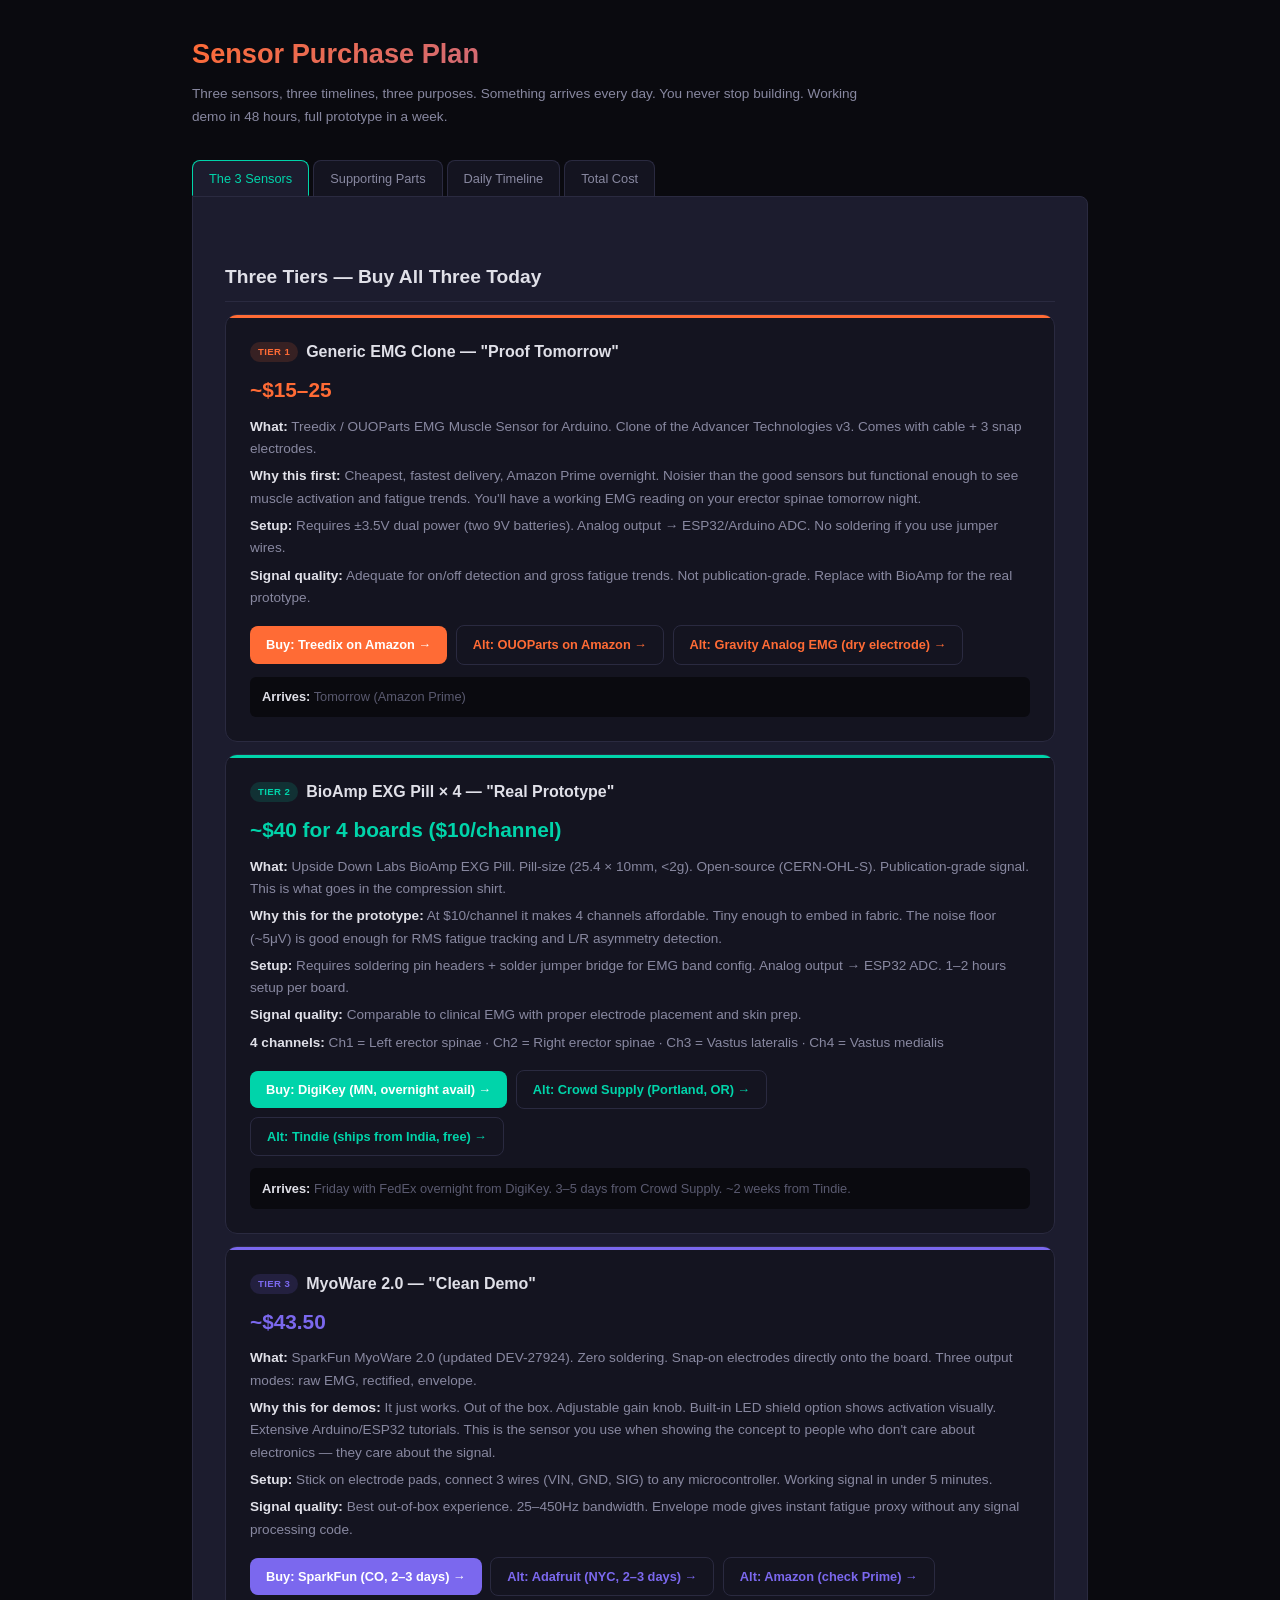
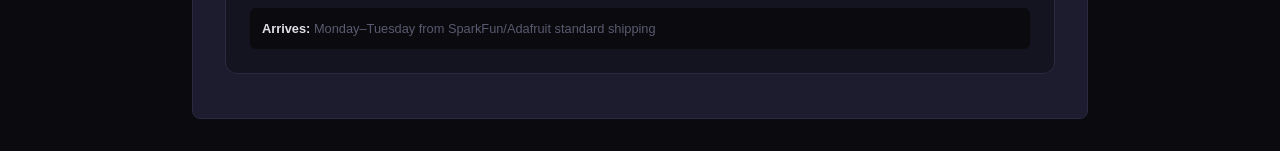
<file: docs/rajat's docs/sensor-purchase-plan.html>
<!DOCTYPE html>
<html lang="en">
<head>
<meta charset="UTF-8">
<meta name="viewport" content="width=device-width, initial-scale=1.0">
<title>Sensor Purchase Plan — Fastest Path to Proof</title>
<style>
  :root{--bg:#0a0a0f;--surface:#141420;--surface2:#1c1c2e;--border:#2a2a40;--text:#e0e0e8;--dim:#8888a0;--mute:#5a5a70;--t1:#ff6b35;--t2:#00d4aa;--t3:#7b68ee;--gold:#ffd700;--blue:#4a9eff}
  *{margin:0;padding:0;box-sizing:border-box}
  body{font-family:'Inter',-apple-system,BlinkMacSystemFont,sans-serif;background:var(--bg);color:var(--text);line-height:1.65;padding:2rem;max-width:960px;margin:0 auto}
  h1{font-size:1.7rem;margin-bottom:.4rem;background:linear-gradient(135deg,var(--t1),var(--t3));-webkit-background-clip:text;-webkit-text-fill-color:transparent}
  h2{font-size:1.2rem;margin:2rem 0 .75rem;padding-bottom:.5rem;border-bottom:1px solid var(--border)}
  h3{font-size:.95rem;font-weight:700;color:var(--dim);text-transform:uppercase;letter-spacing:.06em;margin:1.5rem 0 .5rem}
  .sub{color:var(--dim);font-size:.85rem;margin-bottom:2rem;max-width:700px}
  a{color:inherit}
  .tab-nav{display:flex;gap:.25rem;flex-wrap:wrap}
  .tab-btn{padding:.6rem 1rem;background:var(--surface);border:1px solid var(--border);border-bottom:none;border-radius:8px 8px 0 0;color:var(--dim);cursor:pointer;font-size:.8rem;font-weight:500;font-family:inherit;transition:all .2s}
  .tab-btn:hover{background:var(--surface2);color:var(--text)}
  .tab-btn.active{background:var(--surface2);color:var(--t2);border-color:var(--t2);border-bottom:1px solid var(--surface2)}
  .tab-content{display:none;background:var(--surface2);border:1px solid var(--border);border-radius:0 8px 8px 8px;padding:2rem}
  .tab-content.active{display:block}
  .card{background:var(--surface);border:1px solid var(--border);border-radius:12px;padding:1.5rem;margin-bottom:.75rem;position:relative;overflow:hidden}
  .card::before{content:'';position:absolute;top:0;left:0;right:0;height:3px}
  .card.t1::before{background:var(--t1)} .card.t2::before{background:var(--t2)} .card.t3::before{background:var(--t3)}
  .card h4{font-size:1rem;margin-bottom:.5rem;display:flex;align-items:center;gap:.5rem;flex-wrap:wrap}
  .badge{font-size:.6rem;padding:.15rem .5rem;border-radius:10px;font-weight:700;text-transform:uppercase;letter-spacing:.04em}
  .b1{background:rgba(255,107,53,.15);color:var(--t1)} .b2{background:rgba(0,212,170,.15);color:var(--t2)} .b3{background:rgba(123,104,238,.15);color:var(--t3)} .bg{background:rgba(255,215,0,.15);color:var(--gold)}
  .card p,.card li{font-size:.85rem;color:var(--dim);margin-bottom:.3rem}
  .card ul{padding-left:1.2rem}
  .card strong{color:var(--text)}
  .price{font-size:1.3rem;font-weight:800;margin:.5rem 0}
  .buy-btn{display:inline-block;padding:.5rem 1rem;border-radius:8px;font-size:.8rem;font-weight:600;text-decoration:none;margin:.25rem .25rem .25rem 0;transition:opacity .15s}
  .buy-btn:hover{opacity:.8}
  .buy-btn.primary{color:#fff} .buy-btn.alt{border:1px solid var(--border)}
  .timeline{display:grid;grid-template-columns:60px 1fr;gap:0;margin:1rem 0}
  .tl-dot{width:14px;height:14px;border-radius:50%;margin-top:4px;justify-self:center}
  .tl-line{width:2px;background:var(--border);justify-self:center;min-height:40px}
  .tl-content{padding:0 0 1.5rem 1rem}
  .tl-day{font-size:.75rem;font-weight:700;text-transform:uppercase;letter-spacing:.08em;margin-bottom:.25rem}
  .tl-desc{font-size:.85rem;color:var(--dim)}
  .tl-desc strong{color:var(--text)}
  .tl-proves{font-size:.8rem;color:var(--t2);margin-top:.5rem;padding:.5rem .75rem;background:rgba(0,212,170,.06);border-radius:6px;border-left:2px solid var(--t2)}
  table{width:100%;border-collapse:collapse;font-size:.8rem;margin:1rem 0}
  th,td{padding:.6rem .75rem;border:1px solid var(--border);text-align:left;vertical-align:top}
  th{background:var(--surface);color:var(--dim);font-size:.7rem;text-transform:uppercase;letter-spacing:.04em}
  td{background:var(--surface2)}
  .total-row{font-weight:800;color:var(--t2)}
  .note{font-size:.8rem;color:var(--mute);padding:.6rem .75rem;background:var(--bg);border-radius:6px;margin-top:.5rem}
  @media(max-width:600px){body{padding:1rem}.timeline{grid-template-columns:40px 1fr}}
</style>
</head>
<body>

<h1>Sensor Purchase Plan</h1>
<p class="sub">Three sensors, three timelines, three purposes. Something arrives every day. You never stop building. Working demo in 48 hours, full prototype in a week.</p>

<nav class="tab-nav">
  <button class="tab-btn active" onclick="showTab('sensors')">The 3 Sensors</button>
  <button class="tab-btn" onclick="showTab('support')">Supporting Parts</button>
  <button class="tab-btn" onclick="showTab('timeline')">Daily Timeline</button>
  <button class="tab-btn" onclick="showTab('costs')">Total Cost</button>
</nav>

<!-- ==================== SENSORS ==================== -->
<div id="sensors" class="tab-content active">
  <h2>Three Tiers — Buy All Three Today</h2>

  <div class="card t1">
    <h4><span class="badge b1">Tier 1</span> Generic EMG Clone — "Proof Tomorrow"</h4>
    <div class="price" style="color:var(--t1)">~$15–25</div>
    <p><strong>What:</strong> Treedix / OUOParts EMG Muscle Sensor for Arduino. Clone of the Advancer Technologies v3. Comes with cable + 3 snap electrodes.</p>
    <p><strong>Why this first:</strong> Cheapest, fastest delivery, Amazon Prime overnight. Noisier than the good sensors but functional enough to see muscle activation and fatigue trends. You'll have a working EMG reading on your erector spinae tomorrow night.</p>
    <p><strong>Setup:</strong> Requires ±3.5V dual power (two 9V batteries). Analog output → ESP32/Arduino ADC. No soldering if you use jumper wires.</p>
    <p><strong>Signal quality:</strong> Adequate for on/off detection and gross fatigue trends. Not publication-grade. Replace with BioAmp for the real prototype.</p>
    <div style="margin-top:.75rem">
      <a class="buy-btn primary" style="background:var(--t1)" href="https://www.amazon.com/Treedix-Myoelectric-Electronic-Development-Compatible/dp/B0CK1P4NZ9" target="_blank">Buy: Treedix on Amazon →</a>
      <a class="buy-btn alt" style="color:var(--t1)" href="https://www.amazon.com/Controller-Detects-Activity-Development-Wearable/dp/B0DYY9L9H2" target="_blank">Alt: OUOParts on Amazon →</a>
      <a class="buy-btn alt" style="color:var(--t1)" href="https://www.amazon.com/Gravity-Analog-EMG-Sensor-OYMotion/dp/B07PKTW1Z1" target="_blank">Alt: Gravity Analog EMG (dry electrode) →</a>
    </div>
    <div class="note"><strong>Arrives:</strong> Tomorrow (Amazon Prime)</div>
  </div>

  <div class="card t2">
    <h4><span class="badge b2">Tier 2</span> BioAmp EXG Pill × 4 — "Real Prototype"</h4>
    <div class="price" style="color:var(--t2)">~$40 for 4 boards ($10/channel)</div>
    <p><strong>What:</strong> Upside Down Labs BioAmp EXG Pill. Pill-size (25.4 × 10mm, &lt;2g). Open-source (CERN-OHL-S). Publication-grade signal. This is what goes in the compression shirt.</p>
    <p><strong>Why this for the prototype:</strong> At $10/channel it makes 4 channels affordable. Tiny enough to embed in fabric. The noise floor (~5μV) is good enough for RMS fatigue tracking and L/R asymmetry detection.</p>
    <p><strong>Setup:</strong> Requires soldering pin headers + solder jumper bridge for EMG band config. Analog output → ESP32 ADC. 1–2 hours setup per board.</p>
    <p><strong>Signal quality:</strong> Comparable to clinical EMG with proper electrode placement and skin prep.</p>
    <p><strong>4 channels:</strong> Ch1 = Left erector spinae · Ch2 = Right erector spinae · Ch3 = Vastus lateralis · Ch4 = Vastus medialis</p>
    <div style="margin-top:.75rem">
      <a class="buy-btn primary" style="background:var(--t2)" href="https://www.digikey.com/short/7hzv5wb2" target="_blank">Buy: DigiKey (MN, overnight avail) →</a>
      <a class="buy-btn alt" style="color:var(--t2)" href="https://www.crowdsupply.com/upside-down-labs/bioamp-exg-pill" target="_blank">Alt: Crowd Supply (Portland, OR) →</a>
      <a class="buy-btn alt" style="color:var(--t2)" href="https://www.tindie.com/products/upsidedownlabs/bioamp-exg-pill-x2-sensor-for-ecg-emg-eog-eeg/" target="_blank">Alt: Tindie (ships from India, free) →</a>
    </div>
    <div class="note"><strong>Arrives:</strong> Friday with FedEx overnight from DigiKey. 3–5 days from Crowd Supply. ~2 weeks from Tindie.</div>
  </div>

  <div class="card t3">
    <h4><span class="badge b3">Tier 3</span> MyoWare 2.0 — "Clean Demo"</h4>
    <div class="price" style="color:var(--t3)">~$43.50</div>
    <p><strong>What:</strong> SparkFun MyoWare 2.0 (updated DEV-27924). Zero soldering. Snap-on electrodes directly onto the board. Three output modes: raw EMG, rectified, envelope.</p>
    <p><strong>Why this for demos:</strong> It just works. Out of the box. Adjustable gain knob. Built-in LED shield option shows activation visually. Extensive Arduino/ESP32 tutorials. This is the sensor you use when showing the concept to people who don't care about electronics — they care about the signal.</p>
    <p><strong>Setup:</strong> Stick on electrode pads, connect 3 wires (VIN, GND, SIG) to any microcontroller. Working signal in under 5 minutes.</p>
    <p><strong>Signal quality:</strong> Best out-of-box experience. 25–450Hz bandwidth. Envelope mode gives instant fatigue proxy without any signal processing code.</p>
    <div style="margin-top:.75rem">
      <a class="buy-btn primary" style="background:var(--t3)" href="https://www.sparkfun.com/myoware-2-muscle-sensor.html" target="_blank">Buy: SparkFun (CO, 2–3 days) →</a>
      <a class="buy-btn alt" style="color:var(--t3)" href="https://www.adafruit.com/product/2699" target="_blank">Alt: Adafruit (NYC, 2–3 days) →</a>
      <a class="buy-btn alt" style="color:var(--t3)" href="https://www.amazon.com/SparkFun-MyoWare-Muscle-Sensor-DEV-21265/dp/B0FXQPVDRG" target="_blank">Alt: Amazon (check Prime) →</a>
    </div>
    <div class="note"><strong>Arrives:</strong> Monday–Tuesday from SparkFun/Adafruit standard shipping</div>
  </div>
</div>

<!-- ==================== SUPPORTING PARTS ==================== -->
<div id="support" class="tab-content">
  <h2>Supporting Components — All Amazon Prime (Tomorrow)</h2>

  <table>
    <thead><tr><th>Item</th><th>Price</th><th>Link</th><th>Notes</th></tr></thead>
    <tbody>
      <tr><td><strong>ESP32-S3 DevKitC</strong></td><td>~$12</td><td><a href="https://www.amazon.com/s?k=ESP32-S3+DevKitC" target="_blank" style="color:var(--t2)">Amazon →</a></td><td>Main MCU. BLE + WiFi, dual-core, multiple ADC channels. Or grab from Micro Center today.</td></tr>
      <tr><td><strong>Ag/AgCl Electrode Pads (50-pack)</strong></td><td>~$8</td><td><a href="https://www.amazon.com/s?k=EMG+electrodes+disposable+snap+24mm" target="_blank" style="color:var(--t2)">Amazon →</a></td><td>Generic snap-mount, pre-gelled. 50 pack = ~8 sessions at 6 electrodes/session.</td></tr>
      <tr><td><strong>Jumper Wire Kit</strong></td><td>~$5</td><td><a href="https://www.amazon.com/s?k=jumper+wire+kit+Arduino" target="_blank" style="color:var(--t2)">Amazon →</a></td><td>M-M, M-F, F-F assorted pack.</td></tr>
      <tr><td><strong>Half-Size Breadboard</strong></td><td>~$3</td><td><a href="https://www.amazon.com/s?k=half+size+breadboard" target="_blank" style="color:var(--t2)">Amazon →</a></td><td>Prototyping connections.</td></tr>
      <tr><td><strong>Coin Vibration Motors (10-pack)</strong></td><td>~$6</td><td><a href="https://www.amazon.com/s?k=10mm+coin+vibration+motor" target="_blank" style="color:var(--t2)">Amazon →</a></td><td>Haptic cueing. Use 4, keep 6 spares.</td></tr>
      <tr><td><strong>2N7002 MOSFET (10-pack)</strong></td><td>~$2</td><td><a href="https://www.amazon.com/s?k=2N7002+MOSFET" target="_blank" style="color:var(--t2)">Amazon →</a></td><td>Drive motors from ESP32 GPIO (motors pull 60–85mA, GPIO max is 40mA).</td></tr>
      <tr><td><strong>9V Battery Clip (2-pack)</strong></td><td>~$3</td><td><a href="https://www.amazon.com/s?k=9V+battery+clip+snap+connector" target="_blank" style="color:var(--t2)">Amazon →</a></td><td>Dual supply for Tier 1 generic EMG sensor.</td></tr>
      <tr><td><strong>9V Batteries (2-pack)</strong></td><td>~$5</td><td><a href="https://www.amazon.com/s?k=9V+battery+Duracell" target="_blank" style="color:var(--t2)">Amazon →</a></td><td>Powers the generic clone's ±V requirement.</td></tr>
      <tr><td><strong>800mAh LiPo + TP4056</strong></td><td>~$10</td><td><a href="https://www.amazon.com/s?k=800mAh+LiPo+3.7V+TP4056" target="_blank" style="color:var(--t2)">Amazon →</a></td><td>Powers ESP32 + BioAmp in garment. ~7.6hr runtime.</td></tr>
      <tr><td><strong>Compression Shirt</strong></td><td>~$15</td><td><a href="https://www.amazon.com/s?k=mens+compression+shirt" target="_blank" style="color:var(--t2)">Amazon →</a></td><td>Polyester/spandex. Get your actual size — tight fit critical.</td></tr>
      <tr class="total-row"><td colspan="2"><strong>Amazon Prime Subtotal</strong></td><td colspan="2"><strong>~$69</strong></td></tr>
    </tbody>
  </table>

  <h3>Same-Day: Micro Center Austin</h3>
  <div class="card" style="border-left:3px solid var(--gold)">
    <h4 style="color:var(--gold)">10900 Domain Dr · 10am–9pm</h4>
    <p>ESP32 DevKit (~$10), breadboard, jumper wires, soldering iron if needed. Check online stock before driving. Gets you coding tonight while sensors ship.</p>
    <a class="buy-btn primary" style="background:var(--gold);color:#000" href="https://www.microcenter.com/search/search_results.aspx?N=4294910344+4294820107+4294820231" target="_blank">Check Micro Center Stock →</a>
  </div>
</div>

<!-- ==================== TIMELINE ==================== -->
<div id="timeline" class="tab-content">
  <h2>Daily Build Timeline</h2>

  <div class="timeline">
    <div><div class="tl-dot" style="background:var(--gold)"></div></div>
    <div class="tl-content">
      <div class="tl-day" style="color:var(--gold)">Day 0 — Today (Wednesday)</div>
      <div class="tl-desc">
        <strong>Place all orders.</strong> Amazon Prime (Tier 1 + all supporting parts). DigiKey overnight (Tier 2 BioAmp). SparkFun standard (Tier 3 MyoWare).<br><br>
        <strong>If Micro Center:</strong> Grab ESP32 + breadboard + wires. Start writing code tonight — analogRead loop, serial plotter, BLE streaming skeleton, vibration motor test.
      </div>
    </div>

    <div><div class="tl-line"></div></div><div></div>

    <div><div class="tl-dot" style="background:var(--t1)"></div></div>
    <div class="tl-content">
      <div class="tl-day" style="color:var(--t1)">Day 1 — Tomorrow (Thursday)</div>
      <div class="tl-desc">
        <strong>Amazon arrives:</strong> Generic EMG clone + ESP32 + electrodes + everything.<br><br>
        Wire sensor → ESP32 → Serial Plotter. Stick electrodes on erector spinae. Do bodyweight good-mornings or light deadlifts. Watch the signal. Do a set to near-fatigue. Watch RMS amplitude climb.
      </div>
      <div class="tl-proves"><strong>Proves:</strong> "We can read muscle activation from the erector spinae. The signal visibly changes as fatigue accumulates. This is the invisible signal cameras can't see."</div>
    </div>

    <div><div class="tl-line"></div></div><div></div>

    <div><div class="tl-dot" style="background:var(--t2)"></div></div>
    <div class="tl-content">
      <div class="tl-day" style="color:var(--t2)">Day 2 — Friday</div>
      <div class="tl-desc">
        <strong>DigiKey arrives:</strong> BioAmp EXG Pill × 4.<br><br>
        Solder headers. Bridge solder jumper for EMG mode. Wire all 4 to ESP32 ADC. Test each channel: L erector spinae, R erector spinae, VL, VM. Compare signal quality to generic clone. Start BLE streaming to phone.
      </div>
      <div class="tl-proves"><strong>Proves:</strong> "4-channel EMG works simultaneously. BioAmp signal quality is sufficient for fatigue detection through compression fabric. L/R asymmetry is measurable."</div>
    </div>

    <div><div class="tl-line"></div></div><div></div>

    <div><div class="tl-dot" style="background:var(--blue)"></div></div>
    <div class="tl-content">
      <div class="tl-day" style="color:var(--blue)">Day 3–4 — Weekend</div>
      <div class="tl-desc">
        <strong>Build the garment.</strong> Sew electrode pockets into compression shirt (lower back) and shorts (thigh). Wire BioAmp boards with flat ribbon cable. Hub pocket at waist for ESP32 + battery. Mount vibration motors. Test full closed loop: garment on → phone app → squats/deadlifts → haptic cue fires when fatigue threshold crossed.
      </div>
      <div class="tl-proves"><strong>Proves:</strong> "The full system works: sense → stream → see → think → cue. Under $200 in parts."</div>
    </div>

    <div><div class="tl-line"></div></div><div></div>

    <div><div class="tl-dot" style="background:var(--t3)"></div></div>
    <div class="tl-content">
      <div class="tl-day" style="color:var(--t3)">Day 5 — Monday/Tuesday</div>
      <div class="tl-desc">
        <strong>SparkFun arrives:</strong> MyoWare 2.0.<br><br>
        Snap on electrodes (zero setup). Side-by-side signal comparison with BioAmp. Record polished 60-second demo video: MyoWare on erector spinae during deadlifts, fatigue signal on screen, vibration motor firing at threshold. This is the demo you send to investors, partners, and early testers.
      </div>
      <div class="tl-proves"><strong>Proves:</strong> "Here's a working product concept in 60 seconds. The shirt detected fatigue building in my lower back and warned me before my form broke down."</div>
    </div>
  </div>
</div>

<!-- ==================== COSTS ==================== -->
<div id="costs" class="tab-content">
  <h2>Total Cost Breakdown</h2>

  <table>
    <thead><tr><th>Item</th><th>Price</th><th>Source</th><th>Arrives</th></tr></thead>
    <tbody>
      <tr><td>Generic EMG Clone (Tier 1)</td><td>~$20</td><td>Amazon Prime</td><td>Tomorrow</td></tr>
      <tr><td>BioAmp EXG Pill × 4 (Tier 2)</td><td>~$40</td><td>DigiKey</td><td>Friday</td></tr>
      <tr><td>FedEx Overnight Shipping</td><td>~$15</td><td>DigiKey</td><td>—</td></tr>
      <tr><td>MyoWare 2.0 (Tier 3)</td><td>~$43.50</td><td>SparkFun</td><td>Mon–Tue</td></tr>
      <tr><td>SparkFun Shipping</td><td>~$5</td><td>SparkFun</td><td>—</td></tr>
      <tr><td>ESP32-S3 DevKitC</td><td>~$12</td><td>Amazon Prime</td><td>Tomorrow</td></tr>
      <tr><td>Electrodes 50-pack</td><td>~$8</td><td>Amazon Prime</td><td>Tomorrow</td></tr>
      <tr><td>Wires + Breadboard</td><td>~$8</td><td>Amazon Prime</td><td>Tomorrow</td></tr>
      <tr><td>Vibration Motors + MOSFETs</td><td>~$8</td><td>Amazon Prime</td><td>Tomorrow</td></tr>
      <tr><td>9V Batteries + Clips</td><td>~$8</td><td>Amazon Prime</td><td>Tomorrow</td></tr>
      <tr><td>LiPo 800mAh + TP4056</td><td>~$10</td><td>Amazon Prime</td><td>Tomorrow</td></tr>
      <tr><td>Compression Shirt</td><td>~$15</td><td>Amazon Prime</td><td>Tomorrow</td></tr>
      <tr class="total-row"><td><strong>TOTAL</strong></td><td><strong>~$194</strong></td><td colspan="2"><strong>Everything for a working 4-channel prototype + demo sensor</strong></td></tr>
    </tbody>
  </table>

  <div class="card" style="border-left:3px solid var(--t2);margin-top:1.5rem">
    <h4 style="color:var(--t2)">What $194 Gets You</h4>
    <ul>
      <li>Working EMG proof of concept <strong>tomorrow night</strong> (generic clone on erector spinae)</li>
      <li>Full 4-channel research-quality prototype by <strong>Friday</strong> (BioAmp in compression garment)</li>
      <li>Polished demo video by <strong>next week</strong> (MyoWare clean signal on camera)</li>
      <li>Haptic feedback loop working by <strong>weekend</strong> (vibration motors firing on fatigue threshold)</li>
      <li>Three different sensors to compare signal quality, setup ease, and form factor</li>
    </ul>
  </div>

  <div class="card" style="border-left:3px solid var(--gold);margin-top:.75rem">
    <h4 style="color:var(--gold)">Long-Term Role of Each Sensor</h4>
    <table>
      <thead><tr><th>Sensor</th><th>Role</th><th>Keep or Replace</th></tr></thead>
      <tbody>
        <tr><td>Generic EMG Clone</td><td>Quick proof, first signal ever</td><td style="color:var(--t1)">Replace — too noisy/bulky for garment</td></tr>
        <tr><td>BioAmp EXG Pill × 4</td><td>Production prototype, embedded in shirt</td><td style="color:var(--t2)">Keep — $10/ch, pill-size, this ships</td></tr>
        <tr><td>MyoWare 2.0</td><td>Investor demos, quick tests, education</td><td style="color:var(--t3)">Keep — the "just works" sensor</td></tr>
      </tbody>
    </table>
  </div>
</div>

<script>
function showTab(id){
  document.querySelectorAll('.tab-content').forEach(t=>t.classList.remove('active'));
  document.querySelectorAll('.tab-btn').forEach(b=>b.classList.remove('active'));
  document.getElementById(id).classList.add('active');
  event.target.classList.add('active');
}
</script>

</body>
</html>
</file>
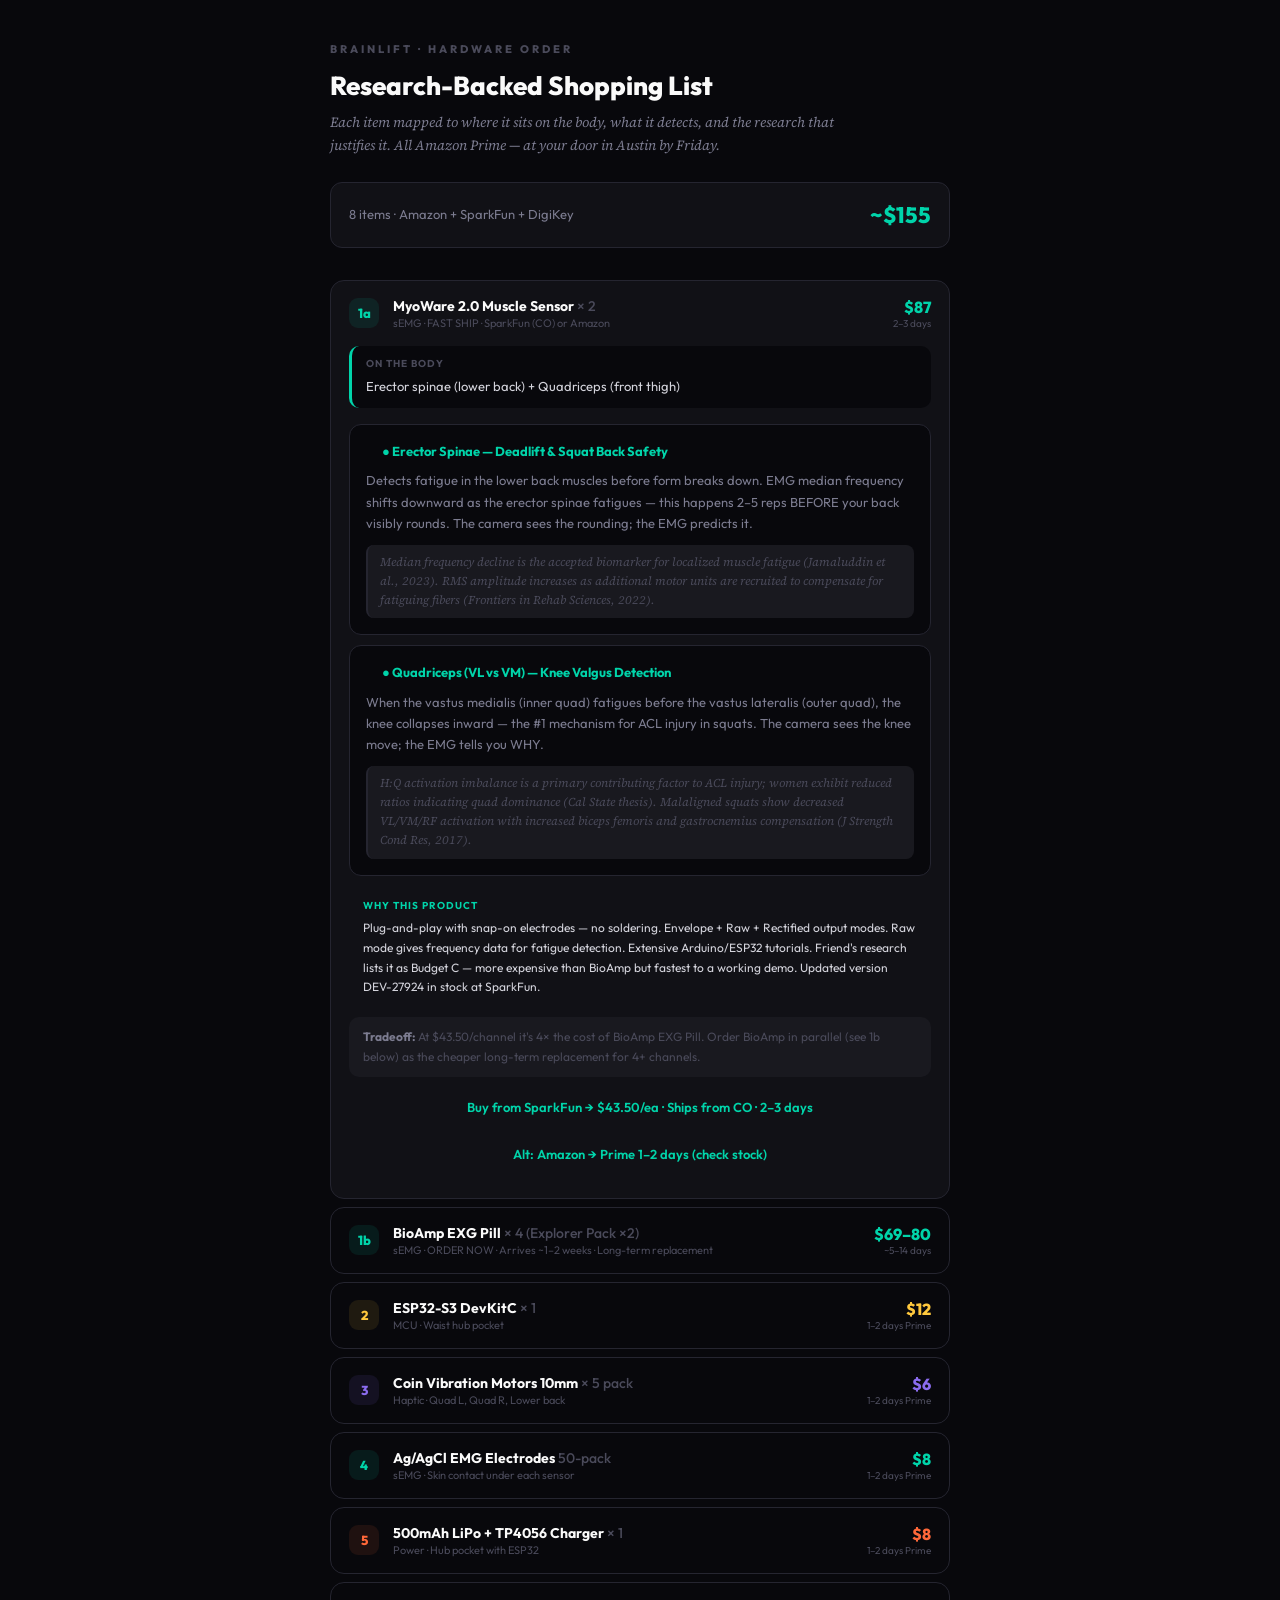
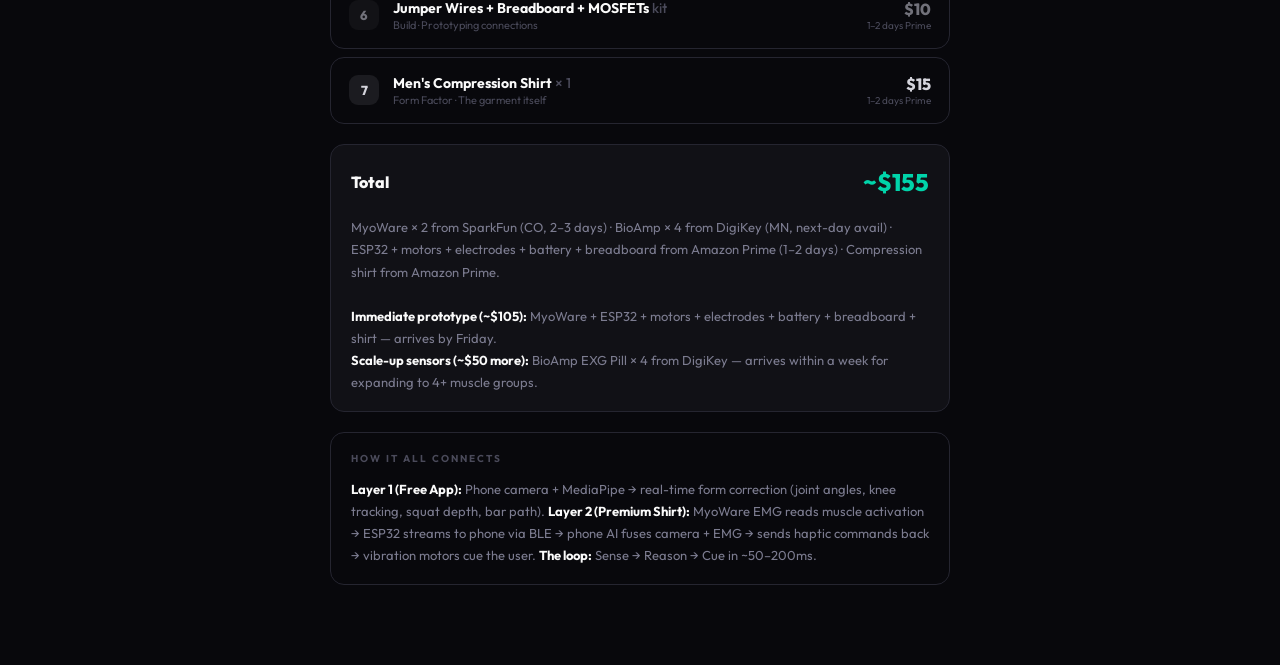
<file: docs/rajat's docs/shopping-list-researched_1.html>
<!DOCTYPE html>
<html lang="en">
<head>
<meta charset="UTF-8">
<meta name="viewport" content="width=device-width, initial-scale=1.0">
<title>Research-Backed Shopping List — Camera + EMG Compression Shirt</title>
<link rel="preconnect" href="https://fonts.googleapis.com">
<link href="https://fonts.googleapis.com/css2?family=Outfit:wght@400;600;800&family=Source+Serif+4:ital,wght@0,400;0,600;1,400&display=swap" rel="stylesheet">
<style>
  :root {
    --bg: #08080c;
    --surface: #111116;
    --surface2: #19191f;
    --border: #252530;
    --text: #e2e2ea;
    --text-dim: #7c7c90;
    --text-mute: #4a4a5a;
    --emg: #00d4aa;
    --mcu: #ffc83d;
    --haptic: #8b6cef;
    --power: #ff6839;
    --build: #71717a;
    --form: #d4d4dc;
    --radius: 14px;
  }
  * { margin: 0; padding: 0; box-sizing: border-box; }
  body {
    font-family: 'Outfit', sans-serif;
    background: var(--bg);
    color: var(--text);
    line-height: 1.65;
    padding: 40px 20px 80px;
    max-width: 660px;
    margin: 0 auto;
  }

  /* Header */
  .eyebrow {
    font-size: 11px; font-weight: 800; letter-spacing: 3px;
    text-transform: uppercase; color: var(--text-mute); margin-bottom: 12px;
  }
  h1 {
    font-size: 26px; font-weight: 800; color: #fafafa;
    line-height: 1.2; margin-bottom: 10px;
  }
  .subtitle {
    font-family: 'Source Serif 4', serif;
    font-size: 14px; color: var(--text-dim); margin-bottom: 24px;
    max-width: 520px; font-style: italic;
  }
  .total-bar {
    display: flex; justify-content: space-between; align-items: center;
    padding: 14px 18px; background: var(--surface); border-radius: 12px;
    border: 1px solid var(--border); margin-bottom: 32px;
  }
  .total-bar .label { font-size: 13px; color: var(--text-dim); }
  .total-bar .amount { font-size: 22px; font-weight: 800; color: var(--emg); }

  /* Item cards */
  .item {
    border-radius: var(--radius); overflow: hidden;
    border: 1px solid var(--border); margin-bottom: 8px;
    transition: border-color 0.2s;
  }
  .item.open { background: var(--surface); }
  .item-header {
    display: flex; align-items: center; gap: 14px;
    padding: 16px 18px; cursor: pointer; width: 100%;
    background: transparent; border: none; font-family: inherit;
    color: inherit; text-align: left;
  }
  .item-num {
    width: 30px; height: 30px; border-radius: 9px;
    display: flex; align-items: center; justify-content: center;
    font-size: 13px; font-weight: 800; flex-shrink: 0;
  }
  .item-info { flex: 1; min-width: 0; }
  .item-name { font-size: 14px; font-weight: 700; color: #fafafa; }
  .item-name .qty { color: var(--text-mute); font-weight: 500; }
  .item-meta { font-size: 11px; color: var(--text-mute); margin-top: 1px; }
  .item-price-col { text-align: right; flex-shrink: 0; }
  .item-price { font-size: 16px; font-weight: 800; }
  .item-delivery { font-size: 10px; color: var(--text-mute); }

  /* Expanded */
  .item-body { display: none; padding: 0 18px 22px; }
  .item.open .item-body { display: block; }

  .placement-box {
    padding: 10px 14px; background: var(--bg); border-radius: 10px;
    margin-bottom: 16px; font-size: 13px; color: var(--text-dim);
  }
  .placement-box .label {
    font-size: 10px; font-weight: 700; letter-spacing: 1px;
    text-transform: uppercase; color: var(--text-mute); margin-bottom: 4px;
  }
  .placement-box .value { color: #d4d4dc; }

  .app-card {
    background: var(--bg); border: 1px solid var(--border); border-radius: 12px;
    padding: 16px; margin-bottom: 10px;
  }
  .app-card h4 {
    font-size: 13px; font-weight: 700; color: #fafafa; margin-bottom: 8px;
  }
  .app-card h4::before {
    content: ''; display: inline-block; width: 8px; height: 8px;
    border-radius: 50%; margin-right: 8px; vertical-align: middle;
  }
  .app-card p { font-size: 13px; color: var(--text-dim); margin-bottom: 10px; }
  .app-card .research {
    font-family: 'Source Serif 4', serif;
    font-size: 12px; color: var(--text-mute); font-style: italic;
    padding: 8px 12px; background: var(--surface2); border-radius: 8px;
    border-left: 2px solid var(--border); line-height: 1.6;
  }

  .why-box {
    padding: 12px 14px; border-radius: 10px; margin-bottom: 8px;
  }
  .why-box .label {
    font-size: 10px; font-weight: 700; letter-spacing: 1px;
    text-transform: uppercase; margin-bottom: 4px;
  }
  .why-box p { font-size: 12px; color: #d4d4dc; margin: 0; }

  .tradeoff-box {
    padding: 10px 14px; background: var(--surface2); border-radius: 10px;
    font-size: 12px; color: var(--text-mute); margin-bottom: 10px;
  }
  .tradeoff-box strong { color: var(--text-dim); }

  .buy-link {
    display: block; text-align: center; padding: 10px; border-radius: 10px;
    font-size: 13px; font-weight: 600; text-decoration: none;
    transition: opacity 0.15s;
  }
  .buy-link:hover { opacity: 0.8; }

  /* Footer sections */
  .footer-card {
    margin-top: 20px; padding: 18px 20px; border-radius: var(--radius);
    border: 1px solid var(--border);
  }
  .footer-card.totals { background: var(--surface); }
  .footer-card.arch { background: var(--bg); border-color: var(--border); }
  .footer-card .section-label {
    font-size: 10px; font-weight: 700; letter-spacing: 2px;
    text-transform: uppercase; color: var(--text-mute); margin-bottom: 10px;
  }
  .footer-card p {
    font-size: 13px; color: var(--text-dim); line-height: 1.7;
  }
  .footer-card strong { color: #fafafa; }
  .footer-total {
    display: flex; justify-content: space-between; align-items: center;
    margin-bottom: 14px;
  }
  .footer-total .ft-label { font-size: 16px; font-weight: 800; color: #fafafa; }
  .footer-total .ft-amount { font-size: 24px; font-weight: 800; color: var(--emg); }
  .footer-note { font-size: 12px; color: var(--text-mute); }

  @media (max-width: 500px) {
    body { padding: 24px 14px 60px; }
    h1 { font-size: 22px; }
  }
</style>
</head>
<body>

<p class="eyebrow">Brainlift · Hardware Order</p>
<h1>Research-Backed Shopping List</h1>
<p class="subtitle">
  Each item mapped to where it sits on the body, what it detects, and the research
  that justifies it. All Amazon Prime — at your door in Austin by Friday.
</p>

<div class="total-bar">
  <span class="label">8 items · Amazon + SparkFun + DigiKey</span>
  <span class="amount">~$155</span>
</div>

<!-- ===== ITEM 1A: MyoWare (fast) ===== -->
<div class="item open" id="item1">
  <button class="item-header" onclick="toggle(1)">
    <div class="item-num" style="background:#00d4aa18;color:var(--emg)">1a</div>
    <div class="item-info">
      <div class="item-name">MyoWare 2.0 Muscle Sensor <span class="qty">× 2</span></div>
      <div class="item-meta">sEMG · FAST SHIP · SparkFun (CO) or Amazon</div>
    </div>
    <div class="item-price-col">
      <div class="item-price" style="color:var(--emg)">$87</div>
      <div class="item-delivery">2–3 days</div>
    </div>
  </button>
  <div class="item-body">
    <div class="placement-box" style="border-left:3px solid var(--emg)">
      <div class="label">On the Body</div>
      <div class="value">Erector spinae (lower back) + Quadriceps (front thigh)</div>
    </div>

    <div class="app-card">
      <h4 style="color:var(--emg)"><span style="color:var(--emg)">●</span> Erector Spinae — Deadlift & Squat Back Safety</h4>
      <p>Detects fatigue in the lower back muscles before form breaks down. EMG median frequency shifts downward as the erector spinae fatigues — this happens 2–5 reps BEFORE your back visibly rounds. The camera sees the rounding; the EMG predicts it.</p>
      <div class="research">Median frequency decline is the accepted biomarker for localized muscle fatigue (Jamaluddin et al., 2023). RMS amplitude increases as additional motor units are recruited to compensate for fatiguing fibers (Frontiers in Rehab Sciences, 2022).</div>
    </div>

    <div class="app-card">
      <h4 style="color:var(--emg)"><span style="color:var(--emg)">●</span> Quadriceps (VL vs VM) — Knee Valgus Detection</h4>
      <p>When the vastus medialis (inner quad) fatigues before the vastus lateralis (outer quad), the knee collapses inward — the #1 mechanism for ACL injury in squats. The camera sees the knee move; the EMG tells you WHY.</p>
      <div class="research">H:Q activation imbalance is a primary contributing factor to ACL injury; women exhibit reduced ratios indicating quad dominance (Cal State thesis). Malaligned squats show decreased VL/VM/RF activation with increased biceps femoris and gastrocnemius compensation (J Strength Cond Res, 2017).</div>
    </div>

    <div class="why-box" style="background:var(--emg)0c;border:1px solid var(--emg)22">
      <div class="label" style="color:var(--emg)">Why This Product</div>
      <p>Plug-and-play with snap-on electrodes — no soldering. Envelope + Raw + Rectified output modes. Raw mode gives frequency data for fatigue detection. Extensive Arduino/ESP32 tutorials. Friend's research lists it as Budget C — more expensive than BioAmp but fastest to a working demo. Updated version DEV-27924 in stock at SparkFun.</p>
    </div>

    <div class="tradeoff-box">
      <strong>Tradeoff:</strong> At $43.50/channel it's 4× the cost of BioAmp EXG Pill. Order BioAmp in parallel (see 1b below) as the cheaper long-term replacement for 4+ channels.
    </div>

    <a class="buy-link" style="background:var(--emg)18;color:var(--emg);margin-bottom:6px" href="https://www.sparkfun.com/myoware-2-muscle-sensor.html" target="_blank">Buy from SparkFun → $43.50/ea · Ships from CO · 2–3 days</a>
    <a class="buy-link" style="background:var(--emg)10;color:var(--emg)" href="https://www.amazon.com/SparkFun-MyoWare-Muscle-Sensor-DEV-21265/dp/B0FXQPVDRG" target="_blank">Alt: Amazon → Prime 1–2 days (check stock)</a>
  </div>
</div>

<!-- ===== ITEM 1B: BioAmp (order now, arrives later) ===== -->
<div class="item" id="item1b">
  <button class="item-header" onclick="toggle('1b')">
    <div class="item-num" style="background:#00d4aa18;color:var(--emg)">1b</div>
    <div class="item-info">
      <div class="item-name">BioAmp EXG Pill <span class="qty">× 4 (Explorer Pack ×2)</span></div>
      <div class="item-meta">sEMG · ORDER NOW · Arrives ~1–2 weeks · Long-term replacement</div>
    </div>
    <div class="item-price-col">
      <div class="item-price" style="color:var(--emg)">$69–80</div>
      <div class="item-delivery">~5–14 days</div>
    </div>
  </button>
  <div class="item-body">
    <div class="placement-box" style="border-left:3px solid var(--emg)">
      <div class="label">Why Order This Too</div>
      <div class="value">At $10/channel vs $43.50/channel, BioAmp is how you scale to 4+ muscle groups on the shirt (quads, glutes, erector spinae, lats). Pill-size (25.4 × 10mm, &lt;2g) embeds into garment far better than MyoWare. Open-source (CERN-OHL-S). Friend's "Best Value MVP" pick.</div>
    </div>

    <div class="why-box" style="background:var(--emg)0c;border:1px solid var(--emg)22">
      <div class="label" style="color:var(--emg)">Shipping Options — Fastest to Slowest</div>
      <p><strong>DigiKey:</strong> In stock as dev kit. Ships from MN. Next-day available (~$8 shipping). <a href="https://www.digikey.com/short/7hzv5wb2" target="_blank" style="color:var(--emg)">digikey.com</a><br>
      <strong>Crowd Supply:</strong> Limited stock. Ships from Portland, OR. Domestic US. ~$8 shipping. <a href="https://www.crowdsupply.com/upside-down-labs/bioamp-exg-pill" target="_blank" style="color:var(--emg)">crowdsupply.com</a><br>
      <strong>Amazon:</strong> Pack of 2 assembled. Ships from India via Amazon Global. ~1–2 weeks. <a href="https://www.amazon.com/Upside-Down-Labs-BioAmp-Pill/dp/B0CDWRHT7P" target="_blank" style="color:var(--emg)">amazon.com</a><br>
      <strong>Tindie:</strong> Ships from India, free shipping but slowest (~2–3 weeks). <a href="https://www.tindie.com/products/upsidedownlabs/bioamp-exg-pill-x2-sensor-for-ecg-emg-eog-eeg/" target="_blank" style="color:var(--emg)">tindie.com</a></p>
    </div>

    <a class="buy-link" style="background:var(--emg)18;color:var(--emg);margin-bottom:6px" href="https://www.digikey.com/short/7hzv5wb2" target="_blank">Best: DigiKey → Ships from MN · Next-day available</a>
    <a class="buy-link" style="background:var(--emg)10;color:var(--emg)" href="https://www.crowdsupply.com/upside-down-labs/bioamp-exg-pill" target="_blank">Alt: Crowd Supply → Ships from Portland, OR</a>
  </div>
</div>

<!-- ===== ITEM 2 ===== -->
<div class="item" id="item2">
  <button class="item-header" onclick="toggle(2)">
    <div class="item-num" style="background:#ffc83d18;color:var(--mcu)">2</div>
    <div class="item-info">
      <div class="item-name">ESP32-S3 DevKitC <span class="qty">× 1</span></div>
      <div class="item-meta">MCU · Waist hub pocket</div>
    </div>
    <div class="item-price-col">
      <div class="item-price" style="color:var(--mcu)">$12</div>
      <div class="item-delivery">1–2 days Prime</div>
    </div>
  </button>
  <div class="item-body">
    <div class="placement-box" style="border-left:3px solid var(--mcu)">
      <div class="label">On the Body</div>
      <div class="value">Waist/lower back hub pocket on compression shirt</div>
    </div>
    <div class="app-card">
      <h4 style="color:var(--mcu)"><span style="color:var(--mcu)">●</span> Central Brain — BLE to Phone App</h4>
      <p>Reads analog EMG signals from both MyoWare sensors, runs basic envelope/threshold processing on-chip, and streams data over Bluetooth Low Energy to your phone where the camera app is running. Phone does the heavy AI; ESP32 handles signal acquisition and haptic output.</p>
      <div class="research">Your friend's research recommends ESP32-S3 as MVP-tier MCU. Dual-core handles EMG sampling on one core + Bluetooth on the other. The closed-loop architecture: Sense → Reason → Cue runs at ~50–200ms total loop time.</div>
    </div>
    <div class="app-card">
      <h4 style="color:var(--mcu)"><span style="color:var(--mcu)">●</span> Haptic Output Controller</h4>
      <p>Drives 3 vibration motors via GPIO + PWM when the phone app detects a problem. Phone sends BLE command → ESP32 fires the right motor within 5–100ms.</p>
      <div class="research">ESP32's PWM output enables variable vibration intensity for the three-state cueing gradient from your friend's design: Correction (strong burst) → Reinforcement (light sustained) → Fade (gradual release).</div>
    </div>
    <div class="why-box" style="background:var(--mcu)0c;border:1px solid var(--mcu)22">
      <div class="label" style="color:var(--mcu)">Why This Product</div>
      <p>Built-in BLE 5.0 + WiFi. Dual-core 240MHz. Multiple ADC channels. Native Arduino IDE support. USB-C native on the S3 variant. Under $12 on Amazon Prime.</p>
    </div>
    <div class="tradeoff-box">
      <strong>Tradeoff:</strong> For production move to nRF52840 ($25) — better BLE power efficiency. ESP32 is right for prototyping speed.
    </div>
    <a class="buy-link" style="background:var(--mcu)18;color:var(--mcu);margin-bottom:6px" href="https://www.amazon.com/s?k=ESP32-S3+DevKitC" target="_blank">Amazon Prime → ESP32-S3 DevKitC · $12 · 1–2 days</a>
    <a class="buy-link" style="background:var(--mcu)10;color:var(--mcu)" href="https://www.digikey.com/en/products/filter/rf-evaluation-and-development-kits-boards/859?s=N4IgTCBcDaIBYFMDOBjALnAlgOwOYBcBDAGwFMAHAewBMQBdAXyA" target="_blank">Alt: DigiKey → ESP32-S3-DevKitC-1 · ships from MN</a>
  </div>
</div>

<!-- ===== ITEM 3 ===== -->
<div class="item" id="item3">
  <button class="item-header" onclick="toggle(3)">
    <div class="item-num" style="background:#8b6cef18;color:var(--haptic)">3</div>
    <div class="item-info">
      <div class="item-name">Coin Vibration Motors 10mm <span class="qty">× 5 pack</span></div>
      <div class="item-meta">Haptic · Quad L, Quad R, Lower back</div>
    </div>
    <div class="item-price-col">
      <div class="item-price" style="color:var(--haptic)">$6</div>
      <div class="item-delivery">1–2 days Prime</div>
    </div>
  </button>
  <div class="item-body">
    <div class="placement-box" style="border-left:3px solid var(--haptic)">
      <div class="label">On the Body</div>
      <div class="value">3 shirt locations: left quad, right quad, lower back — with 2 spares</div>
    </div>
    <div class="app-card">
      <h4 style="color:var(--haptic)"><span style="color:var(--haptic)">●</span> Real-Time Cueing — "Activate This Muscle"</h4>
      <p>When camera detects knee valgus or EMG detects compensation (erector spinae overloading instead of glutes), a vibration at the correct location tells the beginner WHERE to focus. Replicates the trainer's tap — "squeeze here."</p>
      <div class="research">Vibrotactile localization accuracy is 60.7% on the torso (Deshpande 2021). Vibration excels at "where" — grabbing attention and pointing to a location. Your friend's six-dimension analysis: vibration covers 2/6 cue dimensions well (location + timing).</div>
    </div>
    <div class="app-card">
      <h4 style="color:var(--haptic)"><span style="color:var(--haptic)">●</span> Pre-Rep Warning — "Your Back Is Fatiguing"</h4>
      <p>Between reps, a distinct vibration pattern (double-pulse vs single) signals EMG fatigue markers have crossed threshold. Beginner learns: this pattern = reduce weight or stop.</p>
      <div class="research">Pre-rep cueing is more effective than mid-rep correction for motor learning (Muscle Minder finding, friend's research). Vibration onset is 5–100ms — fast enough for between-rep alerts. Budget coin ERMs sufficient for binary on/off at MVP.</div>
    </div>
    <div class="why-box" style="background:var(--haptic)0c;border:1px solid var(--haptic)22">
      <div class="label" style="color:var(--haptic)">Why This Product</div>
      <p>Generic 10mm flat coin ERMs at ~$1 each. Self-adhesive backing — stick directly into shirt pockets. Drive with GPIO + 2N7002 MOSFET ($0.10). Friend's Budget A vibrotactile tier — cheapest "does vibration cueing work?" test.</p>
    </div>
    <div class="tradeoff-box">
      <strong>Tradeoff:</strong> On/off only — no intensity control. Upgrade to LRA + DRV2605L (~$10/unit) for richer haptic vocabulary after validating that vibration cueing works at all.
    </div>
    <a class="buy-link" style="background:var(--haptic)18;color:var(--haptic)" href="https://www.amazon.com/s?k=10mm+coin+vibration+motor" target="_blank">Buy on Amazon → 10mm coin vibration motor</a>
  </div>
</div>

<!-- ===== ITEM 4 ===== -->
<div class="item" id="item4">
  <button class="item-header" onclick="toggle(4)">
    <div class="item-num" style="background:#00d4aa18;color:var(--emg)">4</div>
    <div class="item-info">
      <div class="item-name">Ag/AgCl EMG Electrodes <span class="qty">50-pack</span></div>
      <div class="item-meta">sEMG · Skin contact under each sensor</div>
    </div>
    <div class="item-price-col">
      <div class="item-price" style="color:var(--emg)">$8</div>
      <div class="item-delivery">1–2 days Prime</div>
    </div>
  </button>
  <div class="item-body">
    <div class="placement-box" style="border-left:3px solid var(--emg)">
      <div class="label">On the Body</div>
      <div class="value">Skin surface under each MyoWare at lower back + quad positions</div>
    </div>
    <div class="app-card">
      <h4 style="color:var(--emg)"><span style="color:var(--emg)">●</span> Signal Quality Foundation</h4>
      <p>Everything downstream depends on electrode-skin contact. Pre-gelled Ag/AgCl snap electrodes give cleanest signal with minimal skin prep. Shirt compression pressure improves contact throughout the workout.</p>
      <div class="research">SENIAM guidelines specify Ag/AgCl as reference electrode material. Friend's research: compression improves electrode-skin contact — the TSA squeeze finding carries over to compression shirt form factor. 50-pack = ~25 sessions at 6 electrodes per session.</div>
    </div>
    <div class="why-box" style="background:var(--emg)0c;border:1px solid var(--emg)22">
      <div class="label" style="color:var(--emg)">Why This Product</div>
      <p>Standard 24mm snap-mount, compatible with MyoWare connectors. Pre-gelled for immediate use. Generic Ag/AgCl works identically to branded MyoWare electrodes at a fraction of the cost.</p>
    </div>
    <div class="tradeoff-box">
      <strong>Tradeoff:</strong> Disposable = recurring cost (~$0.16/electrode). Production shirt uses reusable conductive fabric electrodes sewn into garment — v2 problem.
    </div>
    <a class="buy-link" style="background:var(--emg)18;color:var(--emg);margin-bottom:6px" href="https://www.amazon.com/s?k=EMG+electrodes+disposable+snap+24mm" target="_blank">Amazon Prime → EMG electrodes 50-pack · $8 · 1–2 days</a>
    <a class="buy-link" style="background:var(--emg)10;color:var(--emg)" href="https://www.sparkfun.com/myoware" target="_blank">Alt: SparkFun → MyoWare branded electrodes (bundle with sensors)</a>
  </div>
</div>

<!-- ===== ITEM 5 ===== -->
<div class="item" id="item5">
  <button class="item-header" onclick="toggle(5)">
    <div class="item-num" style="background:#ff683918;color:var(--power)">5</div>
    <div class="item-info">
      <div class="item-name">500mAh LiPo + TP4056 Charger <span class="qty">× 1</span></div>
      <div class="item-meta">Power · Hub pocket with ESP32</div>
    </div>
    <div class="item-price-col">
      <div class="item-price" style="color:var(--power)">$8</div>
      <div class="item-delivery">1–2 days Prime</div>
    </div>
  </button>
  <div class="item-body">
    <div class="placement-box" style="border-left:3px solid var(--power)">
      <div class="label">On the Body</div>
      <div class="value">Hub pocket at waist/lower back alongside ESP32</div>
    </div>
    <div class="app-card">
      <h4 style="color:var(--power)"><span style="color:var(--power)">●</span> Untethered Workout Sessions</h4>
      <p>500mAh at 3.7V powers ESP32 + 2 MyoWare sensors + 3 vibration motors for ~60–90 min of continuous use — a full workout session. USB-C charging via TP4056 between sessions.</p>
      <div class="research">Friend's BOM: 500mAh LiPo recommended for sEMG + Vibrotactile config. EMG sensors ~5mA each, ESP32 ~80mA with BLE, vibration motors ~75mA each but only short bursts. TP4056 adds overcharge/overdischarge protection for ~$1.</div>
    </div>
    <div class="tradeoff-box">
      <strong>Tradeoff:</strong> For longer sessions or more motors, upgrade to 800–1000mAh. 500mAh is minimum viable for a demo.
    </div>
    <a class="buy-link" style="background:var(--power)18;color:var(--power)" href="https://www.amazon.com/s?k=500mAh+LiPo+3.7V+TP4056" target="_blank">Buy on Amazon → 500mAh LiPo + TP4056</a>
  </div>
</div>

<!-- ===== ITEM 6 ===== -->
<div class="item" id="item6">
  <button class="item-header" onclick="toggle(6)">
    <div class="item-num" style="background:#71717a18;color:var(--build)">6</div>
    <div class="item-info">
      <div class="item-name">Jumper Wires + Breadboard + MOSFETs <span class="qty">kit</span></div>
      <div class="item-meta">Build · Prototyping connections</div>
    </div>
    <div class="item-price-col">
      <div class="item-price" style="color:var(--build)">$10</div>
      <div class="item-delivery">1–2 days Prime</div>
    </div>
  </button>
  <div class="item-body">
    <div class="placement-box" style="border-left:3px solid var(--build)">
      <div class="label">On the Body</div>
      <div class="value">Prototyping connections between all components in hub pocket</div>
    </div>
    <div class="app-card">
      <h4 style="color:var(--build)"><span style="color:var(--build)">●</span> Wiring the Closed Loop</h4>
      <p>Connects MyoWare analog out → ESP32 ADC. ESP32 GPIO → MOSFET gate → vibration motor. Breadboard lets you iterate before soldering. 2N7002 MOSFETs switch motors from 3.3V logic — one per motor.</p>
      <div class="research">Friend's Config 3 architecture: EMG analog → MCU ADC → BLE → phone → BLE → MCU → GPIO → MOSFET → motor. MOSFETs needed because vibration motors draw 60–85mA, exceeding ESP32's 40mA GPIO limit.</div>
    </div>
    <div class="tradeoff-box">
      <strong>Tradeoff:</strong> Replace with small custom PCB or perfboard for final shirt. Breadboard is correct for speed.
    </div>
    <a class="buy-link" style="background:var(--build)18;color:var(--build)" href="https://www.amazon.com/s?k=jumper+wires+breadboard+kit+arduino" target="_blank">Buy on Amazon → jumper wires + breadboard kit</a>
  </div>
</div>

<!-- ===== ITEM 7 ===== -->
<div class="item" id="item7">
  <button class="item-header" onclick="toggle(7)">
    <div class="item-num" style="background:#d4d4dc18;color:var(--form)">7</div>
    <div class="item-info">
      <div class="item-name">Men's Compression Shirt <span class="qty">× 1</span></div>
      <div class="item-meta">Form Factor · The garment itself</div>
    </div>
    <div class="item-price-col">
      <div class="item-price" style="color:var(--form)">$15</div>
      <div class="item-delivery">1–2 days Prime</div>
    </div>
  </button>
  <div class="item-body">
    <div class="placement-box" style="border-left:3px solid var(--form)">
      <div class="label">On the Body</div>
      <div class="value">Base layer — houses all components against the skin</div>
    </div>
    <div class="app-card">
      <h4 style="color:var(--form)"><span style="color:var(--form)">●</span> Electrode Contact + Sensor Housing</h4>
      <p>Compression fabric pressing skin maintains electrode contact during movement. Without it, sensors shift on sweaty skin and signal degrades. Sew small pockets at sensor locations (lower back, front thigh) and a hub pocket at waist. Run flat wiring through channels.</p>
      <div class="research">Friend's research: compression sleeve + velcro-mounted pods is standard in research labs (MIT Media Lab wearable haptics). Compression gives excellent electrode contact; pods repositionable. Form Factor D (Hybrid: Sleeve + Velcro Pods) is recommended approach.</div>
    </div>
    <div class="app-card">
      <h4 style="color:var(--form)"><span style="color:var(--form)">●</span> The Premium Product Itself</h4>
      <p>This IS what the user buys. The phone app (camera AI) is free. The compression shirt with embedded EMG + haptics is the premium upsell. Starting with off-the-shelf that you modify lets you test sensor placement before committing to custom manufacturing.</p>
      <div class="research">Product strategy: camera-first (free app) → EMG shirt (premium companion). Every user has a phone. The shirt separates casual users from serious ones willing to pay for the "invisible trainer" layer.</div>
    </div>
    <div class="why-box" style="background:var(--form)0c;border:1px solid var(--form)22">
      <div class="label" style="color:var(--form)">Why This Product</div>
      <p>Any basic compression top works. Polyester/spandex blend (wicks sweat from electrodes). Tight fit critical — loose shirts defeat the purpose. Get your actual size.</p>
    </div>
    <div class="tradeoff-box">
      <strong>Tradeoff:</strong> Off-the-shelf requires manual modification (sewing). Production version: custom-manufactured with electrode pockets, wiring channels, and motor housings built in.
    </div>
    <a class="buy-link" style="background:var(--form)18;color:var(--form)" href="https://www.amazon.com/s?k=mens+compression+shirt" target="_blank">Buy on Amazon → men's compression shirt</a>
  </div>
</div>

<!-- TOTAL -->
<div class="footer-card totals">
  <div class="footer-total">
    <span class="ft-label">Total</span>
    <span class="ft-amount">~$155</span>
  </div>
  <p class="footer-note">
    MyoWare × 2 from SparkFun (CO, 2–3 days) · BioAmp × 4 from DigiKey (MN, next-day avail) · ESP32 + motors + electrodes + battery + breadboard from Amazon Prime (1–2 days) · Compression shirt from Amazon Prime.<br><br>
    <strong>Immediate prototype (~$105):</strong> MyoWare + ESP32 + motors + electrodes + battery + breadboard + shirt — arrives by Friday.<br>
    <strong>Scale-up sensors (~$50 more):</strong> BioAmp EXG Pill × 4 from DigiKey — arrives within a week for expanding to 4+ muscle groups.
  </p>
</div>

<!-- ARCHITECTURE -->
<div class="footer-card arch">
  <div class="section-label">How It All Connects</div>
  <p>
    <strong>Layer 1 (Free App):</strong> Phone camera + MediaPipe → real-time form correction (joint angles, knee tracking, squat depth, bar path).
    <strong>Layer 2 (Premium Shirt):</strong> MyoWare EMG reads muscle activation → ESP32 streams to phone via BLE → phone AI fuses camera + EMG → sends haptic commands back → vibration motors cue the user.
    <strong>The loop:</strong> Sense → Reason → Cue in ~50–200ms.
  </p>
</div>

<script>
function toggle(n) {
  const el = document.getElementById(n === '1b' ? 'item1b' : 'item' + n);
  if (el.classList.contains('open')) {
    el.classList.remove('open');
  } else {
    document.querySelectorAll('.item').forEach(i => i.classList.remove('open'));
    el.classList.add('open');
  }
}
</script>

</body>
</html>
</file>
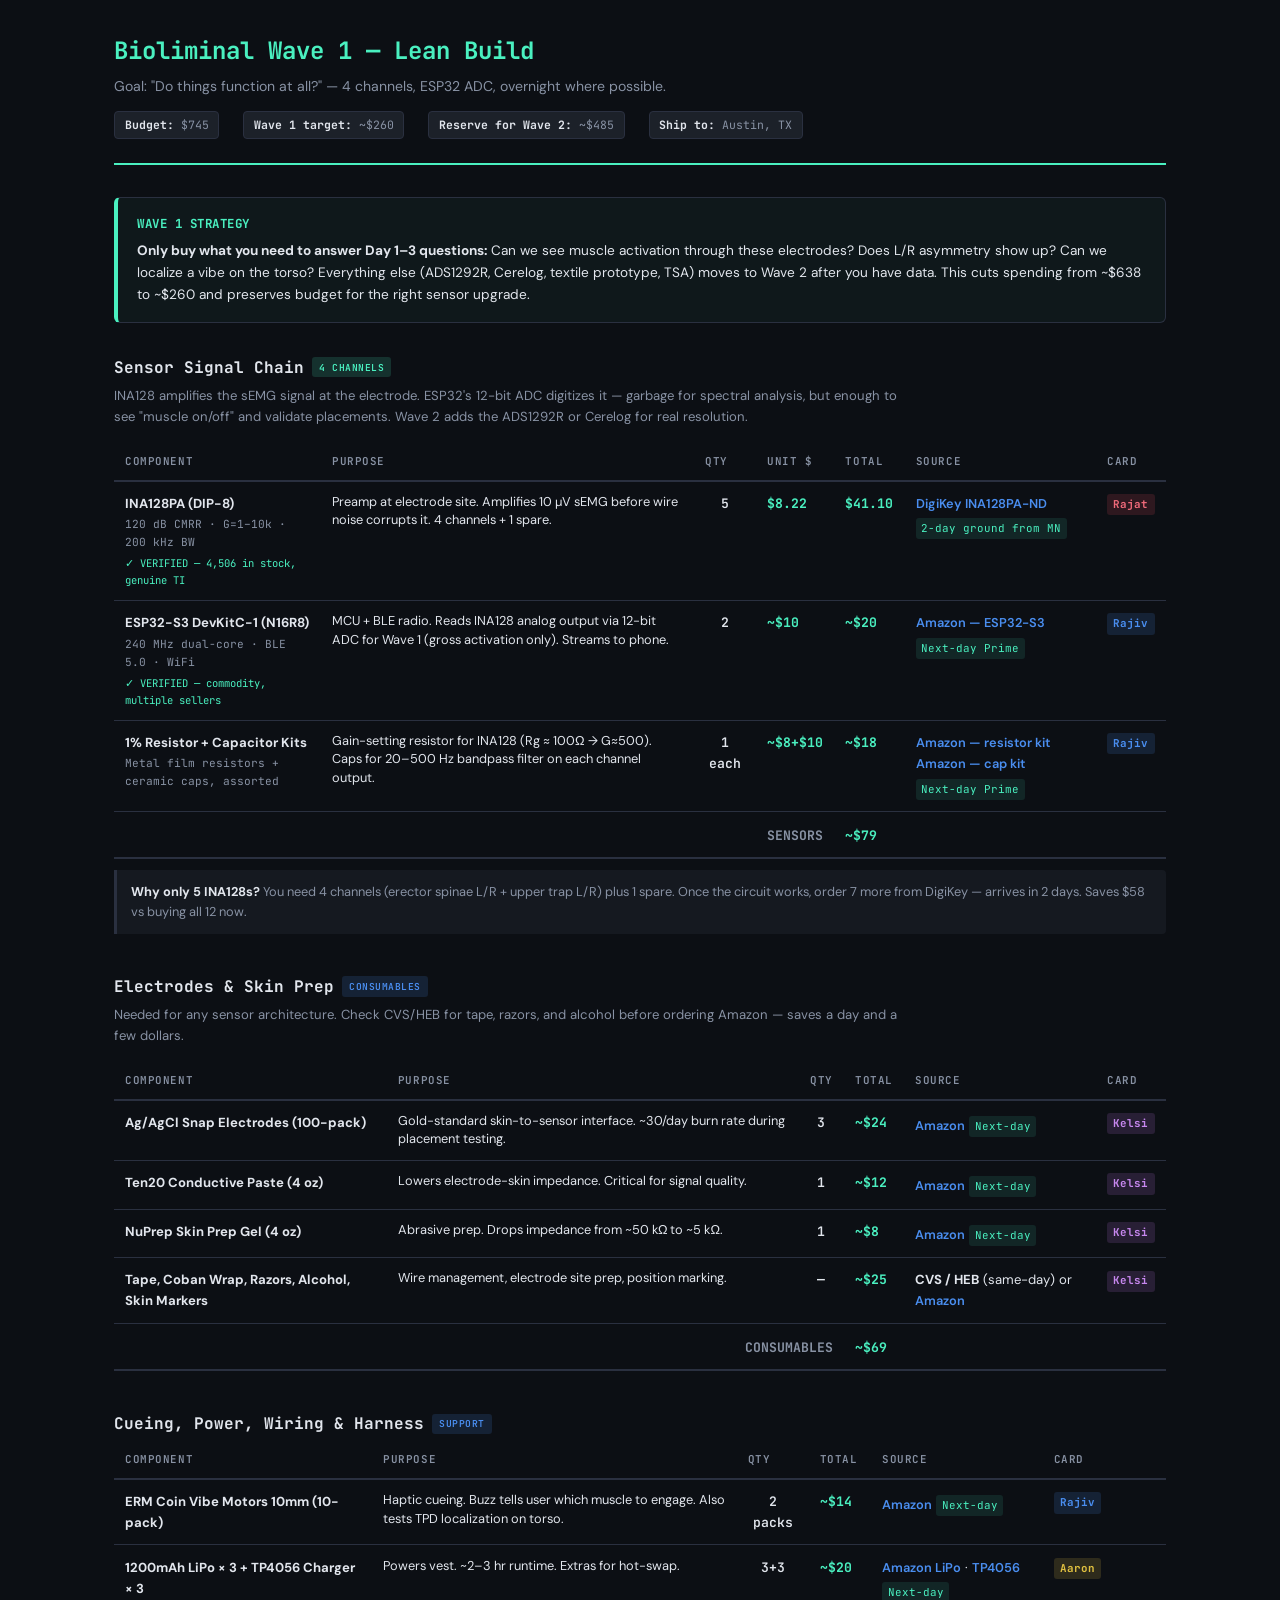
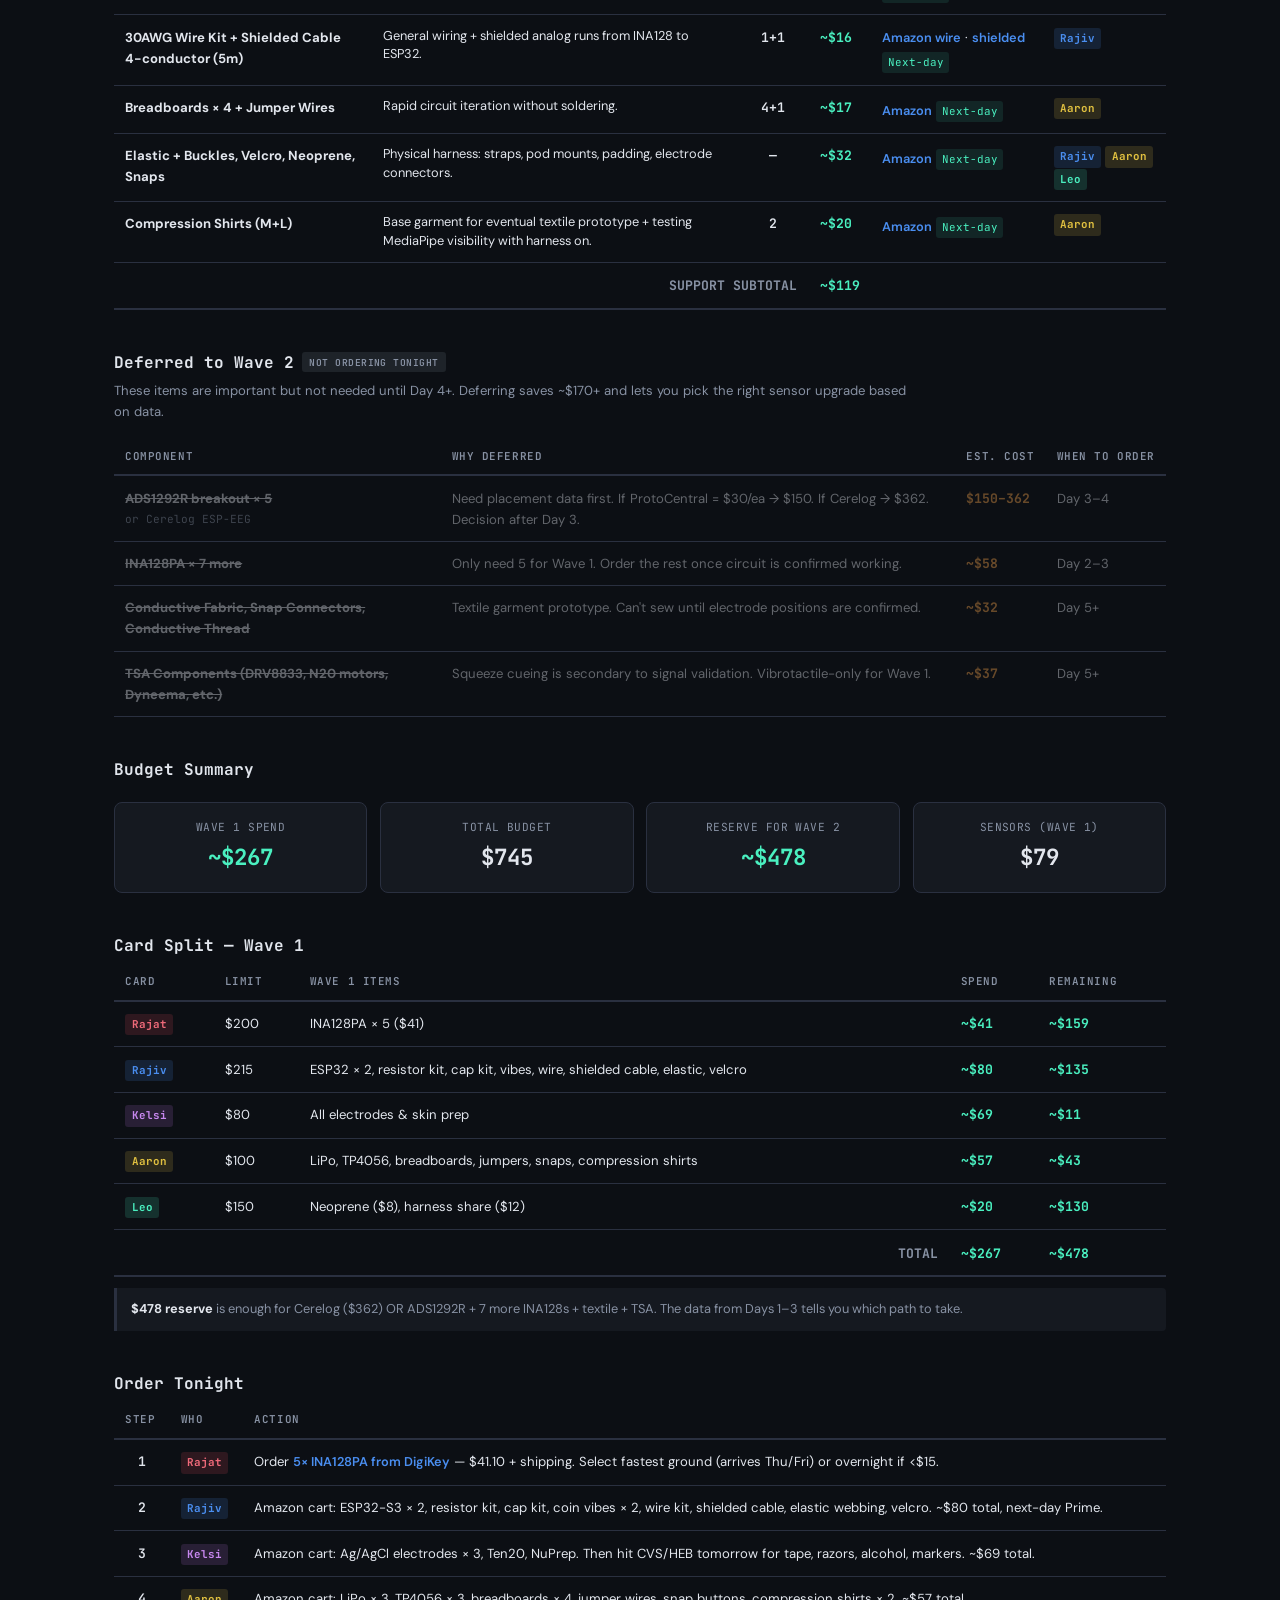
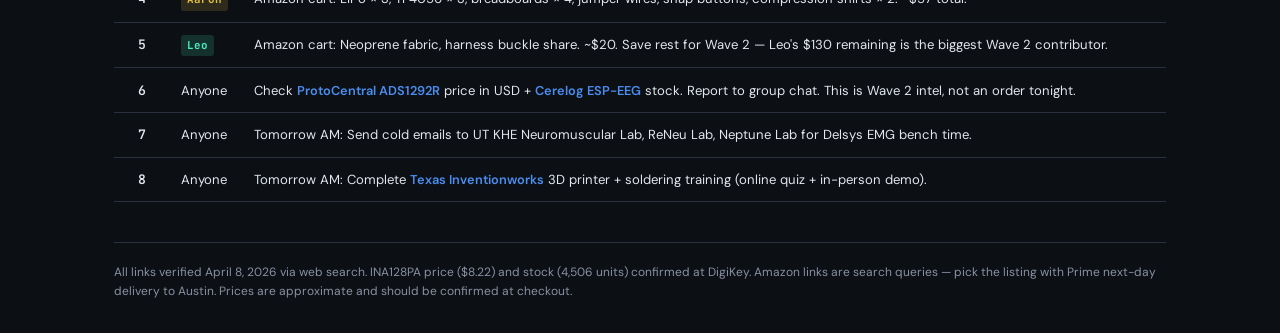
<file: docs/rajat's docs/wave1-lean-final.html>
<!DOCTYPE html>
<html lang="en">
<head>
<meta charset="UTF-8">
<meta name="viewport" content="width=device-width, initial-scale=1.0">
<title>Bioliminal Wave 1 — Lean Build</title>
<link href="https://fonts.googleapis.com/css2?family=JetBrains+Mono:wght@400;600;700&family=DM+Sans:wght@400;500;600;700&display=swap" rel="stylesheet">
<style>
  :root {
    --bg: #0c0f14; --surface: #151920; --surface-2: #1c2129; --border: #2a3040;
    --text: #e2e6ed; --text-dim: #8892a4; --accent: #4af0c0; --accent-dim: #2a9070;
    --warn: #f0a04a; --danger: #f04a5e; --blue: #4a8ef0;
  }
  * { margin:0; padding:0; box-sizing:border-box; }
  body { background:var(--bg); color:var(--text); font-family:'DM Sans',sans-serif; line-height:1.6; padding:2rem 1.5rem; max-width:1100px; margin:0 auto; }
  header { border-bottom:2px solid var(--accent); padding-bottom:1.5rem; margin-bottom:2rem; }
  h1 { font-family:'JetBrains Mono',monospace; font-size:1.5rem; font-weight:700; color:var(--accent); }
  .subtitle { font-size:0.88rem; color:var(--text-dim); margin-top:0.3rem; }
  .meta-row { display:flex; gap:1.5rem; margin-top:0.8rem; flex-wrap:wrap; }
  .meta-tag { font-family:'JetBrains Mono',monospace; font-size:0.72rem; background:var(--surface-2); border:1px solid var(--border); padding:0.25rem 0.6rem; border-radius:4px; color:var(--text-dim); }
  .meta-tag strong { color:var(--text); }

  .info-box { border:1px solid var(--border); border-left:4px solid var(--accent); border-radius:6px; padding:1rem 1.2rem; margin-bottom:2rem; font-size:0.85rem; background:rgba(74,240,192,0.04); }
  .info-box .title { font-family:'JetBrains Mono',monospace; font-weight:700; color:var(--accent); font-size:0.78rem; text-transform:uppercase; letter-spacing:0.04em; margin-bottom:0.4rem; }

  section { margin-bottom:2.5rem; }
  h2 { font-family:'JetBrains Mono',monospace; font-size:1rem; font-weight:700; margin-bottom:0.3rem; display:flex; align-items:center; gap:0.5rem; }
  .tag { font-size:0.6rem; font-weight:600; padding:0.15rem 0.45rem; border-radius:3px; text-transform:uppercase; letter-spacing:0.05em; }
  .tag.green { background:rgba(74,240,192,0.15); color:var(--accent); }
  .tag.blue { background:rgba(74,142,240,0.15); color:var(--blue); }
  .tag.gray { background:rgba(136,146,164,0.15); color:var(--text-dim); }
  .section-desc { font-size:0.82rem; color:var(--text-dim); margin-bottom:1rem; max-width:800px; }

  table { width:100%; border-collapse:collapse; font-size:0.82rem; }
  thead th { font-family:'JetBrains Mono',monospace; font-size:0.68rem; font-weight:600; color:var(--text-dim); text-transform:uppercase; letter-spacing:0.05em; text-align:left; padding:0.6rem 0.7rem; border-bottom:2px solid var(--border); white-space:nowrap; }
  tbody td { padding:0.7rem; border-bottom:1px solid var(--border); vertical-align:top; }
  tbody tr:hover { background:var(--surface); }
  .name { font-weight:700; color:var(--text); }
  .spec { font-family:'JetBrains Mono',monospace; font-size:0.7rem; color:var(--text-dim); margin-top:0.15rem; }
  .purpose { font-size:0.8rem; line-height:1.45; }
  .price { font-family:'JetBrains Mono',monospace; font-weight:700; color:var(--accent); white-space:nowrap; }
  .qty { font-family:'JetBrains Mono',monospace; font-weight:600; text-align:center; }
  a.link { color:var(--blue); text-decoration:none; font-weight:600; font-size:0.8rem; }
  a.link:hover { text-decoration:underline; }
  .ship { font-family:'JetBrains Mono',monospace; font-size:0.68rem; display:inline-block; padding:0.12rem 0.35rem; border-radius:3px; margin-top:0.25rem; }
  .ship.fast { background:rgba(74,240,192,0.1); color:var(--accent); }
  .ship.med { background:rgba(74,142,240,0.1); color:var(--blue); }
  .verified { font-family:'JetBrains Mono',monospace; font-size:0.66rem; margin-top:0.2rem; }
  .verified.yes { color:var(--accent); }
  .verified.warn { color:var(--warn); }
  .card { font-family:'JetBrains Mono',monospace; font-size:0.68rem; font-weight:700; padding:0.12rem 0.4rem; border-radius:3px; display:inline-block; }
  .c-rajat { background:rgba(240,74,94,0.15); color:#f06a7a; }
  .c-rajiv { background:rgba(74,142,240,0.15); color:var(--blue); }
  .c-kelsi { background:rgba(200,120,240,0.15); color:#c888f0; }
  .c-aaron { background:rgba(240,200,74,0.15); color:#e0c040; }
  .c-leo { background:rgba(74,240,192,0.15); color:var(--accent); }

  .subtotal td { font-family:'JetBrains Mono',monospace; font-weight:700; border-bottom:2px solid var(--border); padding-top:0.8rem; }
  .deferred td { opacity:0.4; }
  .deferred td .name { text-decoration:line-through; }

  .summary-grid { display:grid; grid-template-columns:repeat(auto-fit,minmax(150px,1fr)); gap:0.8rem; margin-top:1.2rem; }
  .summary-card { background:var(--surface); border:1px solid var(--border); border-radius:8px; padding:1rem; text-align:center; }
  .summary-card .label { font-size:0.7rem; color:var(--text-dim); text-transform:uppercase; letter-spacing:0.04em; font-family:'JetBrains Mono',monospace; }
  .summary-card .value { font-family:'JetBrains Mono',monospace; font-size:1.4rem; font-weight:700; color:var(--accent); margin-top:0.2rem; }
  .summary-card .value.warn { color:var(--warn); }

  .note { font-size:0.8rem; color:var(--text-dim); background:var(--surface); border-left:3px solid var(--border); padding:0.7rem 0.9rem; margin-top:0.7rem; border-radius:0 4px 4px 0; }
  .note strong { color:var(--text); }

  footer { border-top:1px solid var(--border); padding-top:1.2rem; margin-top:2.5rem; font-size:0.75rem; color:var(--text-dim); }

  @media(max-width:700px) { table{font-size:0.75rem;} thead th{font-size:0.62rem;padding:0.4rem;} tbody td{padding:0.5rem;} }
</style>
</head>
<body>

<header>
  <h1>Bioliminal Wave 1 — Lean Build</h1>
  <p class="subtitle">Goal: "Do things function at all?" — 4 channels, ESP32 ADC, overnight where possible.</p>
  <div class="meta-row">
    <span class="meta-tag"><strong>Budget:</strong> $745</span>
    <span class="meta-tag"><strong>Wave 1 target:</strong> ~$260</span>
    <span class="meta-tag"><strong>Reserve for Wave 2:</strong> ~$485</span>
    <span class="meta-tag"><strong>Ship to:</strong> Austin, TX</span>
  </div>
</header>

<div class="info-box">
  <div class="title">Wave 1 strategy</div>
  <strong>Only buy what you need to answer Day 1–3 questions:</strong> Can we see muscle activation through these electrodes? Does L/R asymmetry show up? Can we localize a vibe on the torso? Everything else (ADS1292R, Cerelog, textile prototype, TSA) moves to Wave 2 after you have data. This cuts spending from ~$638 to ~$260 and preserves budget for the right sensor upgrade.
</div>

<!-- SENSORS -->
<section>
  <h2>Sensor Signal Chain <span class="tag green">4 channels</span></h2>
  <p class="section-desc">INA128 amplifies the sEMG signal at the electrode. ESP32's 12-bit ADC digitizes it — garbage for spectral analysis, but enough to see "muscle on/off" and validate placements. Wave 2 adds the ADS1292R or Cerelog for real resolution.</p>
  <table>
    <thead><tr><th>Component</th><th>Purpose</th><th>Qty</th><th>Unit $</th><th>Total</th><th>Source</th><th>Card</th></tr></thead>
    <tbody>
      <tr>
        <td>
          <div class="name">INA128PA (DIP-8)</div>
          <div class="spec">120 dB CMRR · G=1–10k · 200 kHz BW</div>
          <div class="verified yes">✓ VERIFIED — 4,506 in stock, genuine TI</div>
        </td>
        <td class="purpose">Preamp at electrode site. Amplifies 10 µV sEMG before wire noise corrupts it. 4 channels + 1 spare.</td>
        <td class="qty">5</td>
        <td class="price">$8.22</td>
        <td class="price">$41.10</td>
        <td>
          <a class="link" href="https://www.digikey.com/en/products/detail/texas-instruments/INA128PA/300996" target="_blank">DigiKey INA128PA-ND</a>
          <div class="ship fast">2-day ground from MN</div>
        </td>
        <td><span class="card c-rajat">Rajat</span></td>
      </tr>
      <tr>
        <td>
          <div class="name">ESP32-S3 DevKitC-1 (N16R8)</div>
          <div class="spec">240 MHz dual-core · BLE 5.0 · WiFi</div>
          <div class="verified yes">✓ VERIFIED — commodity, multiple sellers</div>
        </td>
        <td class="purpose">MCU + BLE radio. Reads INA128 analog output via 12-bit ADC for Wave 1 (gross activation only). Streams to phone.</td>
        <td class="qty">2</td>
        <td class="price">~$10</td>
        <td class="price">~$20</td>
        <td>
          <a class="link" href="https://www.amazon.com/s?k=ESP32-S3+DevKitC+N16R8" target="_blank">Amazon — ESP32-S3</a>
          <div class="ship fast">Next-day Prime</div>
        </td>
        <td><span class="card c-rajiv">Rajiv</span></td>
      </tr>
      <tr>
        <td>
          <div class="name">1% Resistor + Capacitor Kits</div>
          <div class="spec">Metal film resistors + ceramic caps, assorted</div>
        </td>
        <td class="purpose">Gain-setting resistor for INA128 (Rg ≈ 100Ω → G≈500). Caps for 20–500 Hz bandpass filter on each channel output.</td>
        <td class="qty">1 each</td>
        <td class="price">~$8+$10</td>
        <td class="price">~$18</td>
        <td>
          <a class="link" href="https://www.amazon.com/s?k=1%25+metal+film+resistor+assortment" target="_blank">Amazon — resistor kit</a><br>
          <a class="link" href="https://www.amazon.com/s?k=ceramic+capacitor+assortment+kit" target="_blank">Amazon — cap kit</a>
          <div class="ship fast">Next-day Prime</div>
        </td>
        <td><span class="card c-rajiv">Rajiv</span></td>
      </tr>
      <tr class="subtotal"><td colspan="4" style="text-align:right;color:var(--text-dim);">SENSORS</td><td class="price">~$79</td><td colspan="2"></td></tr>
    </tbody>
  </table>
  <div class="note"><strong>Why only 5 INA128s?</strong> You need 4 channels (erector spinae L/R + upper trap L/R) plus 1 spare. Once the circuit works, order 7 more from DigiKey — arrives in 2 days. Saves $58 vs buying all 12 now.</div>
</section>

<!-- ELECTRODES -->
<section>
  <h2>Electrodes & Skin Prep <span class="tag blue">consumables</span></h2>
  <p class="section-desc">Needed for any sensor architecture. Check CVS/HEB for tape, razors, and alcohol before ordering Amazon — saves a day and a few dollars.</p>
  <table>
    <thead><tr><th>Component</th><th>Purpose</th><th>Qty</th><th>Total</th><th>Source</th><th>Card</th></tr></thead>
    <tbody>
      <tr>
        <td><div class="name">Ag/AgCl Snap Electrodes (100-pack)</div></td>
        <td class="purpose">Gold-standard skin-to-sensor interface. ~30/day burn rate during placement testing.</td>
        <td class="qty">3</td>
        <td class="price">~$24</td>
        <td><a class="link" href="https://www.amazon.com/s?k=Ag+AgCl+snap+electrodes+100+pack+ECG" target="_blank">Amazon</a> <span class="ship fast">Next-day</span></td>
        <td><span class="card c-kelsi">Kelsi</span></td>
      </tr>
      <tr>
        <td><div class="name">Ten20 Conductive Paste (4 oz)</div></td>
        <td class="purpose">Lowers electrode-skin impedance. Critical for signal quality.</td>
        <td class="qty">1</td>
        <td class="price">~$12</td>
        <td><a class="link" href="https://www.amazon.com/s?k=Ten20+conductive+paste" target="_blank">Amazon</a> <span class="ship fast">Next-day</span></td>
        <td><span class="card c-kelsi">Kelsi</span></td>
      </tr>
      <tr>
        <td><div class="name">NuPrep Skin Prep Gel (4 oz)</div></td>
        <td class="purpose">Abrasive prep. Drops impedance from ~50 kΩ to ~5 kΩ.</td>
        <td class="qty">1</td>
        <td class="price">~$8</td>
        <td><a class="link" href="https://www.amazon.com/s?k=NuPrep+skin+prep+gel" target="_blank">Amazon</a> <span class="ship fast">Next-day</span></td>
        <td><span class="card c-kelsi">Kelsi</span></td>
      </tr>
      <tr>
        <td><div class="name">Tape, Coban Wrap, Razors, Alcohol, Skin Markers</div></td>
        <td class="purpose">Wire management, electrode site prep, position marking.</td>
        <td class="qty">—</td>
        <td class="price">~$25</td>
        <td><strong>CVS / HEB</strong> (same-day) or <a class="link" href="https://www.amazon.com/s?k=3M+Transpore+tape" target="_blank">Amazon</a></td>
        <td><span class="card c-kelsi">Kelsi</span></td>
      </tr>
      <tr class="subtotal"><td colspan="3" style="text-align:right;color:var(--text-dim);">CONSUMABLES</td><td class="price">~$69</td><td colspan="2"></td></tr>
    </tbody>
  </table>
</section>

<!-- CUEING + POWER + WIRING + HARNESS -->
<section>
  <h2>Cueing, Power, Wiring & Harness <span class="tag blue">support</span></h2>
  <table>
    <thead><tr><th>Component</th><th>Purpose</th><th>Qty</th><th>Total</th><th>Source</th><th>Card</th></tr></thead>
    <tbody>
      <tr>
        <td><div class="name">ERM Coin Vibe Motors 10mm (10-pack)</div></td>
        <td class="purpose">Haptic cueing. Buzz tells user which muscle to engage. Also tests TPD localization on torso.</td>
        <td class="qty">2 packs</td>
        <td class="price">~$14</td>
        <td><a class="link" href="https://www.amazon.com/s?k=coin+vibration+motor+10mm+10+pack" target="_blank">Amazon</a> <span class="ship fast">Next-day</span></td>
        <td><span class="card c-rajiv">Rajiv</span></td>
      </tr>
      <tr>
        <td><div class="name">1200mAh LiPo × 3 + TP4056 Charger × 3</div></td>
        <td class="purpose">Powers vest. ~2–3 hr runtime. Extras for hot-swap.</td>
        <td class="qty">3+3</td>
        <td class="price">~$20</td>
        <td><a class="link" href="https://www.amazon.com/s?k=1200mAh+LiPo+3.7V+JST+PH" target="_blank">Amazon LiPo</a> · <a class="link" href="https://www.amazon.com/s?k=TP4056+USB-C+charger" target="_blank">TP4056</a> <span class="ship fast">Next-day</span></td>
        <td><span class="card c-aaron">Aaron</span></td>
      </tr>
      <tr>
        <td><div class="name">30AWG Wire Kit + Shielded Cable 4-conductor (5m)</div></td>
        <td class="purpose">General wiring + shielded analog runs from INA128 to ESP32.</td>
        <td class="qty">1+1</td>
        <td class="price">~$16</td>
        <td><a class="link" href="https://www.amazon.com/s?k=30AWG+silicone+wire+kit" target="_blank">Amazon wire</a> · <a class="link" href="https://www.amazon.com/s?k=shielded+cable+4+conductor+30AWG" target="_blank">shielded</a> <span class="ship fast">Next-day</span></td>
        <td><span class="card c-rajiv">Rajiv</span></td>
      </tr>
      <tr>
        <td><div class="name">Breadboards × 4 + Jumper Wires</div></td>
        <td class="purpose">Rapid circuit iteration without soldering.</td>
        <td class="qty">4+1</td>
        <td class="price">~$17</td>
        <td><a class="link" href="https://www.amazon.com/s?k=mini+breadboard+400+point" target="_blank">Amazon</a> <span class="ship fast">Next-day</span></td>
        <td><span class="card c-aaron">Aaron</span></td>
      </tr>
      <tr>
        <td><div class="name">Elastic + Buckles, Velcro, Neoprene, Snaps</div></td>
        <td class="purpose">Physical harness: straps, pod mounts, padding, electrode connectors.</td>
        <td class="qty">—</td>
        <td class="price">~$32</td>
        <td><a class="link" href="https://www.amazon.com/s?k=elastic+webbing+1+inch+buckles" target="_blank">Amazon</a> <span class="ship fast">Next-day</span></td>
        <td><span class="card c-rajiv">Rajiv</span> <span class="card c-aaron">Aaron</span> <span class="card c-leo">Leo</span></td>
      </tr>
      <tr>
        <td><div class="name">Compression Shirts (M+L)</div></td>
        <td class="purpose">Base garment for eventual textile prototype + testing MediaPipe visibility with harness on.</td>
        <td class="qty">2</td>
        <td class="price">~$20</td>
        <td><a class="link" href="https://www.amazon.com/s?k=mens+compression+shirt+athletic" target="_blank">Amazon</a> <span class="ship fast">Next-day</span></td>
        <td><span class="card c-aaron">Aaron</span></td>
      </tr>
      <tr class="subtotal"><td colspan="3" style="text-align:right;color:var(--text-dim);">SUPPORT SUBTOTAL</td><td class="price">~$119</td><td colspan="2"></td></tr>
    </tbody>
  </table>
</section>

<!-- DEFERRED TO WAVE 2 -->
<section>
  <h2>Deferred to Wave 2 <span class="tag gray">not ordering tonight</span></h2>
  <p class="section-desc">These items are important but not needed until Day 4+. Deferring saves ~$170+ and lets you pick the right sensor upgrade based on data.</p>
  <table>
    <thead><tr><th>Component</th><th>Why Deferred</th><th>Est. Cost</th><th>When to Order</th></tr></thead>
    <tbody>
      <tr class="deferred">
        <td><div class="name">ADS1292R breakout × 5</div><div class="spec">or Cerelog ESP-EEG</div></td>
        <td>Need placement data first. If ProtoCentral = $30/ea → $150. If Cerelog → $362. Decision after Day 3.</td>
        <td class="price" style="color:var(--warn);">$150–362</td>
        <td>Day 3–4</td>
      </tr>
      <tr class="deferred">
        <td><div class="name">INA128PA × 7 more</div></td>
        <td>Only need 5 for Wave 1. Order the rest once circuit is confirmed working.</td>
        <td class="price" style="color:var(--warn);">~$58</td>
        <td>Day 2–3</td>
      </tr>
      <tr class="deferred">
        <td><div class="name">Conductive Fabric, Snap Connectors, Conductive Thread</div></td>
        <td>Textile garment prototype. Can't sew until electrode positions are confirmed.</td>
        <td class="price" style="color:var(--warn);">~$32</td>
        <td>Day 5+</td>
      </tr>
      <tr class="deferred">
        <td><div class="name">TSA Components (DRV8833, N20 motors, Dyneema, etc.)</div></td>
        <td>Squeeze cueing is secondary to signal validation. Vibrotactile-only for Wave 1.</td>
        <td class="price" style="color:var(--warn);">~$37</td>
        <td>Day 5+</td>
      </tr>
    </tbody>
  </table>
</section>

<!-- BUDGET SUMMARY -->
<section>
  <h2>Budget Summary</h2>
  <div class="summary-grid">
    <div class="summary-card"><div class="label">Wave 1 Spend</div><div class="value">~$267</div></div>
    <div class="summary-card"><div class="label">Total Budget</div><div class="value" style="color:var(--text);">$745</div></div>
    <div class="summary-card"><div class="label">Reserve for Wave 2</div><div class="value">~$478</div></div>
    <div class="summary-card"><div class="label">Sensors (Wave 1)</div><div class="value" style="color:var(--text);">$79</div></div>
  </div>
</section>

<!-- CARD SPLIT -->
<section>
  <h2>Card Split — Wave 1</h2>
  <table>
    <thead><tr><th>Card</th><th>Limit</th><th>Wave 1 Items</th><th>Spend</th><th>Remaining</th></tr></thead>
    <tbody>
      <tr>
        <td><span class="card c-rajat">Rajat</span></td><td>$200</td>
        <td>INA128PA × 5 ($41)</td>
        <td class="price">~$41</td><td class="price">~$159</td>
      </tr>
      <tr>
        <td><span class="card c-rajiv">Rajiv</span></td><td>$215</td>
        <td>ESP32 × 2, resistor kit, cap kit, vibes, wire, shielded cable, elastic, velcro</td>
        <td class="price">~$80</td><td class="price">~$135</td>
      </tr>
      <tr>
        <td><span class="card c-kelsi">Kelsi</span></td><td>$80</td>
        <td>All electrodes & skin prep</td>
        <td class="price">~$69</td><td class="price">~$11</td>
      </tr>
      <tr>
        <td><span class="card c-aaron">Aaron</span></td><td>$100</td>
        <td>LiPo, TP4056, breadboards, jumpers, snaps, compression shirts</td>
        <td class="price">~$57</td><td class="price">~$43</td>
      </tr>
      <tr>
        <td><span class="card c-leo">Leo</span></td><td>$150</td>
        <td>Neoprene ($8), harness share ($12)</td>
        <td class="price">~$20</td><td class="price">~$130</td>
      </tr>
      <tr class="subtotal">
        <td colspan="2"></td><td style="text-align:right;color:var(--text-dim);">TOTAL</td>
        <td class="price">~$267</td><td class="price">~$478</td>
      </tr>
    </tbody>
  </table>
  <div class="note"><strong>$478 reserve</strong> is enough for Cerelog ($362) OR ADS1292R + 7 more INA128s + textile + TSA. The data from Days 1–3 tells you which path to take.</div>
</section>

<!-- ACTIONS -->
<section>
  <h2>Order Tonight</h2>
  <table>
    <thead><tr><th>Step</th><th>Who</th><th>Action</th></tr></thead>
    <tbody>
      <tr><td class="qty">1</td><td><span class="card c-rajat">Rajat</span></td><td>Order <a class="link" href="https://www.digikey.com/en/products/detail/texas-instruments/INA128PA/300996" target="_blank">5× INA128PA from DigiKey</a> — $41.10 + shipping. Select fastest ground (arrives Thu/Fri) or overnight if &lt;$15.</td></tr>
      <tr><td class="qty">2</td><td><span class="card c-rajiv">Rajiv</span></td><td>Amazon cart: ESP32-S3 × 2, resistor kit, cap kit, coin vibes × 2, wire kit, shielded cable, elastic webbing, velcro. ~$80 total, next-day Prime.</td></tr>
      <tr><td class="qty">3</td><td><span class="card c-kelsi">Kelsi</span></td><td>Amazon cart: Ag/AgCl electrodes × 3, Ten20, NuPrep. Then hit CVS/HEB tomorrow for tape, razors, alcohol, markers. ~$69 total.</td></tr>
      <tr><td class="qty">4</td><td><span class="card c-aaron">Aaron</span></td><td>Amazon cart: LiPo × 3, TP4056 × 3, breadboards × 4, jumper wires, snap buttons, compression shirts × 2. ~$57 total.</td></tr>
      <tr><td class="qty">5</td><td><span class="card c-leo">Leo</span></td><td>Amazon cart: Neoprene fabric, harness buckle share. ~$20. Save rest for Wave 2 — Leo's $130 remaining is the biggest Wave 2 contributor.</td></tr>
      <tr><td class="qty">6</td><td>Anyone</td><td>Check <a class="link" href="https://protocentral.com/product/ads1292r-ecg-respiration-breakout-kit/" target="_blank">ProtoCentral ADS1292R</a> price in USD + <a class="link" href="https://www.cerelog.com/" target="_blank">Cerelog ESP-EEG</a> stock. Report to group chat. This is Wave 2 intel, not an order tonight.</td></tr>
      <tr><td class="qty">7</td><td>Anyone</td><td>Tomorrow AM: Send cold emails to UT KHE Neuromuscular Lab, ReNeu Lab, Neptune Lab for Delsys EMG bench time.</td></tr>
      <tr><td class="qty">8</td><td>Anyone</td><td>Tomorrow AM: Complete <a class="link" href="https://inventionworks.engr.utexas.edu/" target="_blank">Texas Inventionworks</a> 3D printer + soldering training (online quiz + in-person demo).</td></tr>
    </tbody>
  </table>
</section>

<footer>
  All links verified April 8, 2026 via web search. INA128PA price ($8.22) and stock (4,506 units) confirmed at DigiKey. Amazon links are search queries — pick the listing with Prime next-day delivery to Austin. Prices are approximate and should be confirmed at checkout.
</footer>

</body>
</html>
</file>
<file: brainlifts/v1/brainlift.css>
body {
  font-family: -apple-system, BlinkMacSystemFont, "Segoe UI", Roboto, Helvetica, Arial, sans-serif;
  font-size: 10.5pt;
  line-height: 1.6;
  color: #1a1a1a;
  max-width: 800px;
  margin: 0 auto;
  padding: 0;
}

h1 {
  font-size: 24pt;
  font-weight: 700;
  margin-top: 0;
  margin-bottom: 24pt;
  line-height: 1.2;
}

h2 {
  font-size: 16pt;
  font-weight: 700;
  margin-top: 32pt;
  margin-bottom: 12pt;
  line-height: 1.3;
}

h3 {
  font-size: 12pt;
  font-weight: 700;
  margin-top: 24pt;
  margin-bottom: 8pt;
  line-height: 1.3;
}

p {
  margin: 0 0 12pt 0;
}

ul {
  margin: 0 0 12pt 0;
  padding-left: 1.5em;
}

li {
  margin-bottom: 8pt;
}

li > p {
  margin-bottom: 8pt;
}

li > ul {
  margin-top: 8pt;
  margin-bottom: 8pt;
}

strong {
  font-weight: 700;
}

em {
  font-style: italic;
}

a {
  color: #1a0dab;
  text-decoration: underline;
}

hr {
  border: none;
  border-top: 1px solid #ddd;
  margin: 32pt 0;
}

@media print {
  body {
    max-width: none;
    padding: 0;
  }
}

@page {
  size: letter;
  margin: 1in;
}
</file>
